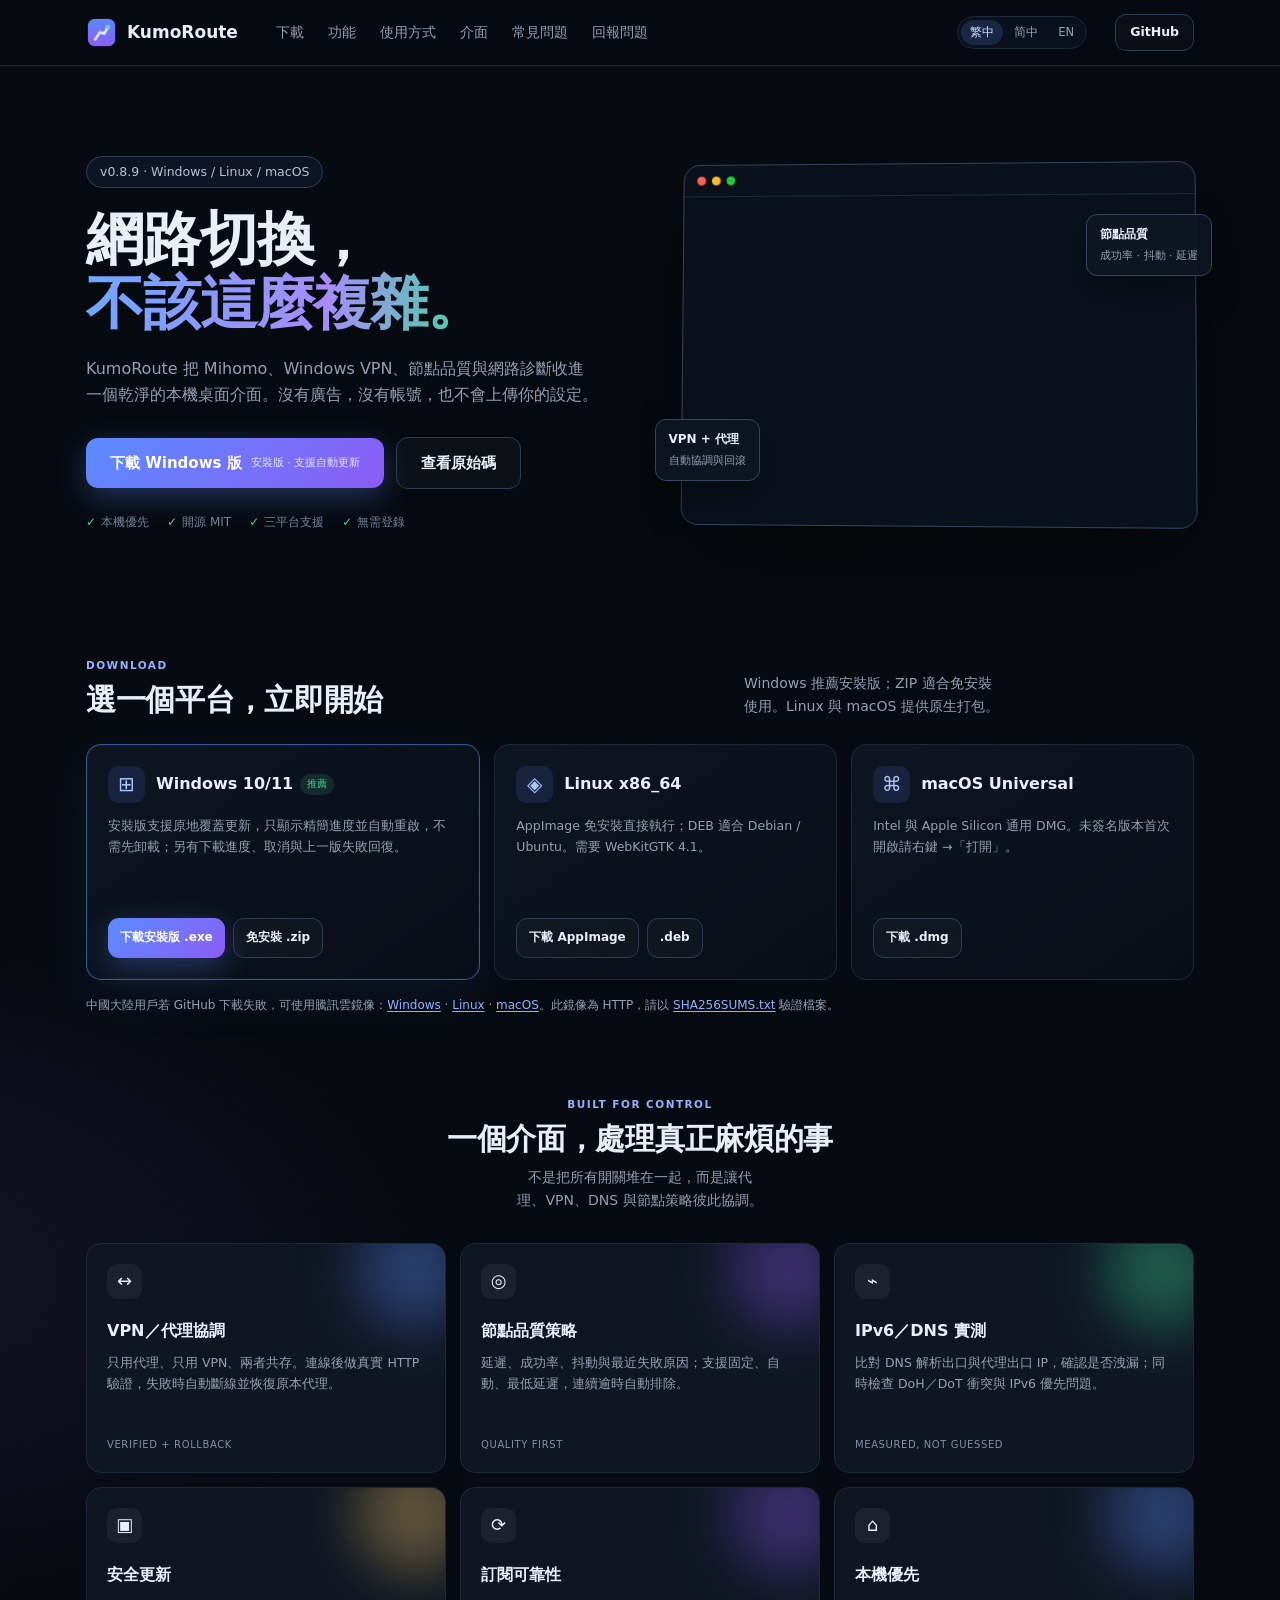
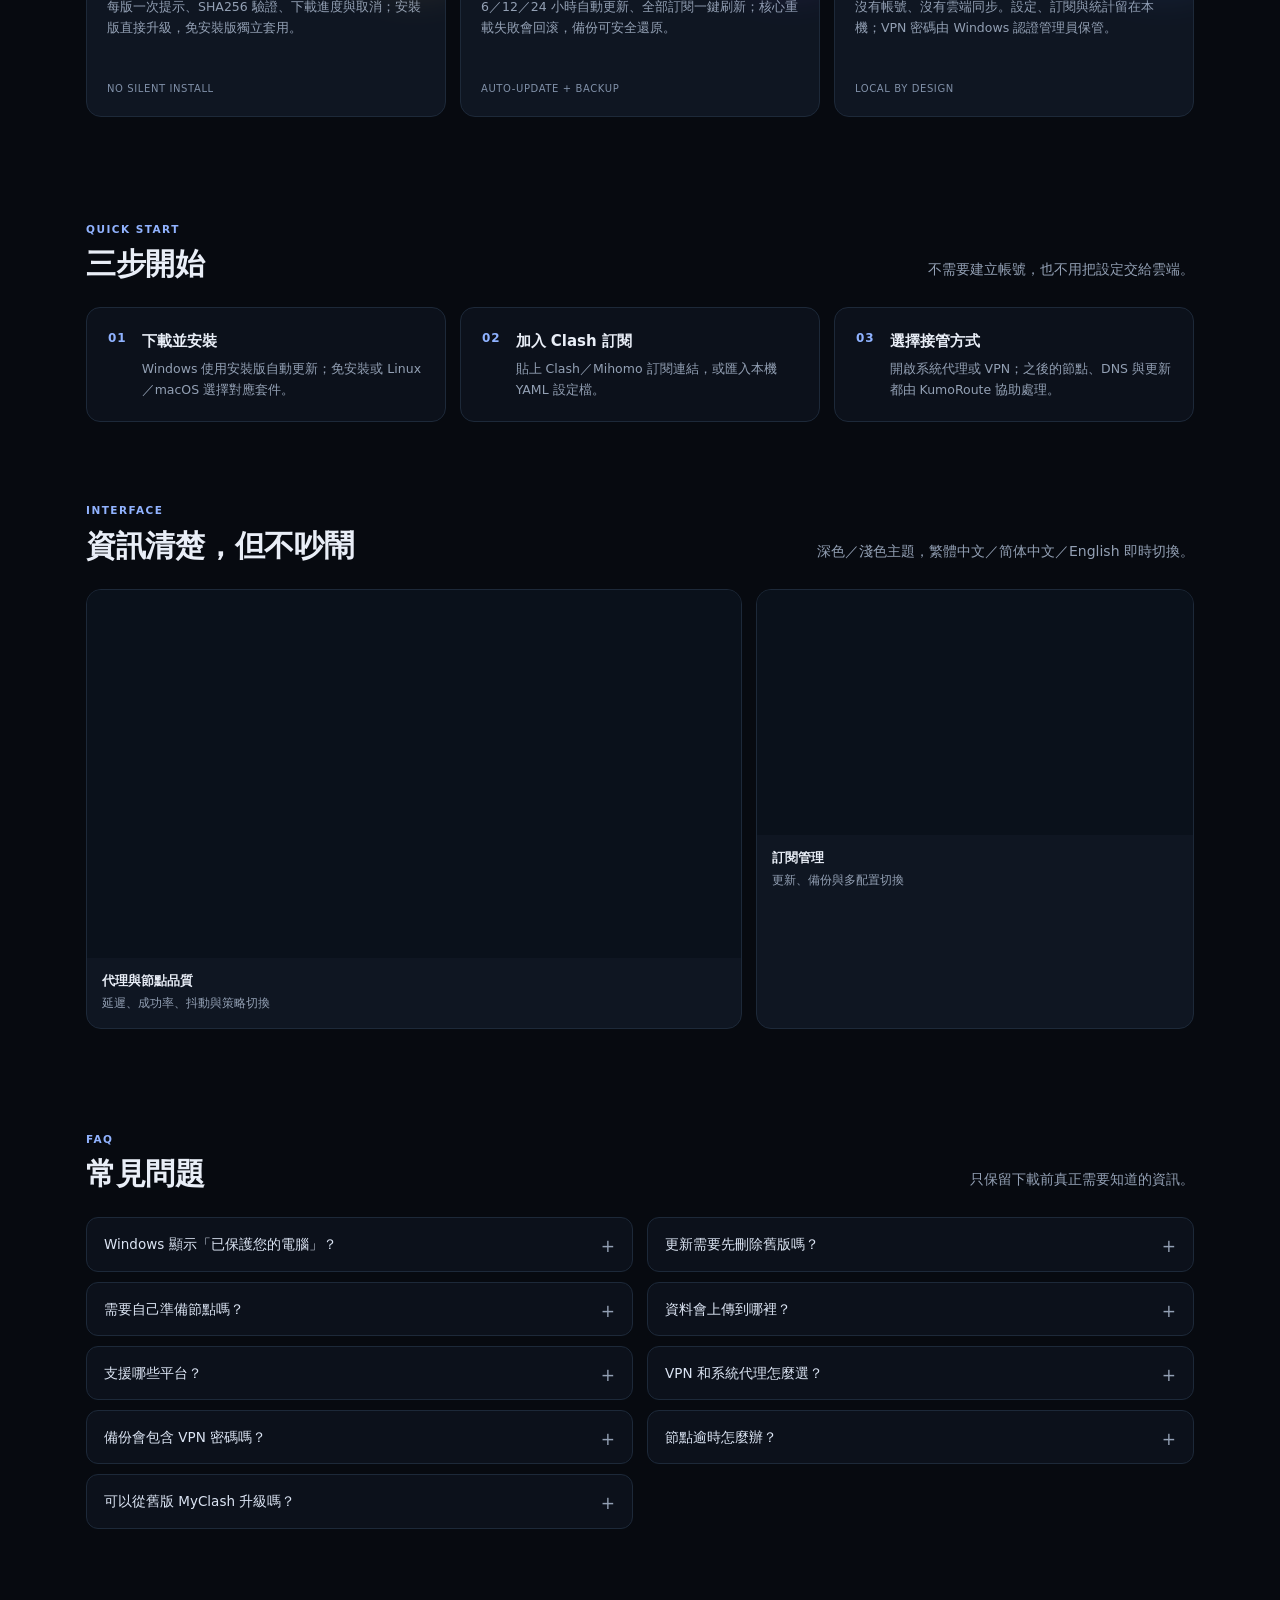
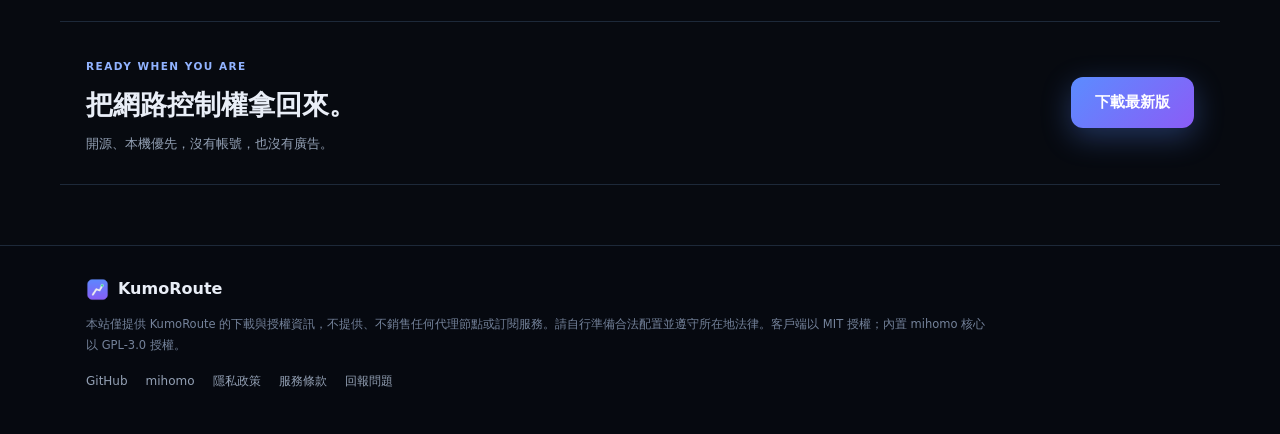
<file: site/index.html>
<!DOCTYPE html>
<html lang="zh-Hant">
<head>
<meta charset="utf-8">
<meta http-equiv="Content-Security-Policy" content="default-src 'self'; img-src 'self' data:; style-src 'self' 'sha256-5Kjd6Hv1ZeUT0sB1XVu1yzSafM79+8hqAm3eexYx99c='; script-src 'self' 'inline-speculation-rules'; connect-src 'self'; object-src 'none'; base-uri 'self'; form-action 'none'">
<meta name="viewport" content="width=device-width, initial-scale=1">
<meta name="theme-color" content="#070a10">
<title>KumoRoute — 輕量 Mihomo 跨平台桌面客戶端</title>
<meta name="description" content="KumoRoute 是基於 mihomo 核心的輕量跨平台桌面客戶端，支援訂閱自動更新與備份、VPN／代理真實驗證與回滚、節點品質策略、DNS 洩漏實測與安全更新。">
<link rel="canonical" href="https://cypwlp.github.io/kumoroute/">
<link rel="alternate" hreflang="zh-Hant" href="https://cypwlp.github.io/kumoroute/">
<link rel="alternate" hreflang="zh-Hans" href="https://cypwlp.github.io/kumoroute/zh-cn/">
<link rel="alternate" hreflang="en" href="https://cypwlp.github.io/kumoroute/en/">
<link rel="alternate" hreflang="x-default" href="https://cypwlp.github.io/kumoroute/">
<link rel="icon" href="assets/icon.png">
<meta property="og:type" content="website">
<meta property="og:site_name" content="KumoRoute">
<meta property="og:locale" content="zh_TW">
<meta property="og:title" content="KumoRoute — 輕量 Mihomo 桌面客戶端">
<meta property="og:description" content="本機優先、開源免費的 Mihomo 桌面客戶端，內建 VPN／代理協調、節點品質策略與網路診斷。">
<meta property="og:url" content="https://cypwlp.github.io/kumoroute/">
<meta property="og:image" content="https://cypwlp.github.io/kumoroute/assets/og.jpg">
<meta property="og:image:width" content="1200">
<meta property="og:image:height" content="630">
<meta property="og:image:type" content="image/jpeg">
<meta property="og:image:alt" content="KumoRoute 桌面介面截圖">
<meta name="twitter:card" content="summary_large_image">
<meta name="twitter:title" content="KumoRoute — 輕量 Mihomo 桌面客戶端">
<meta name="twitter:description" content="本機優先、開源免費的 Mihomo 桌面客戶端，內建 VPN／代理協調、節點品質策略與網路診斷。">
<meta name="twitter:image" content="https://cypwlp.github.io/kumoroute/assets/og.jpg">
<meta name="twitter:image:alt" content="KumoRoute 桌面介面截圖">
<script type="application/ld+json">{"@context":"https://schema.org","@type":"SoftwareApplication","name":"KumoRoute","applicationCategory":"UtilitiesApplication","operatingSystem":"Windows 10/11, Linux, macOS","description":"基於 mihomo 核心的輕量、本機優先桌面客戶端，支援 VPN／代理協調、節點品質策略與網路診斷。","url":"https://cypwlp.github.io/kumoroute/","downloadUrl":"https://github.com/cypwlp/kumoroute/releases/latest","codeRepository":"https://github.com/cypwlp/kumoroute","license":"https://github.com/cypwlp/kumoroute/blob/main/LICENSE","offers":{"@type":"Offer","price":"0","priceCurrency":"USD"}}</script>
<script type="application/ld+json">{"@context":"https://schema.org","@type":"FAQPage","mainEntity":[{"@type":"Question","name":"Windows 顯示「已保護您的電腦」？","acceptedAnswer":{"@type":"Answer","text":"這是未簽名程式的 SmartScreen 提示。專案開源，可自行檢查原始碼；設定簽章 secrets 後，Release 會自動產生 Authenticode 簽章。"}},{"@type":"Question","name":"更新需要先刪除舊版嗎？","acceptedAnswer":{"@type":"Answer","text":"不需要。Windows 安裝版使用原地更新模式，只顯示精簡進度並自動重啟；ZIP 版同樣會備份、覆蓋並套用更新，失敗時可還原上一版。設定、訂閱與 VPN 憑證都保存在使用者資料夾。"}},{"@type":"Question","name":"需要自己準備節點嗎？","acceptedAnswer":{"@type":"Answer","text":"是。KumoRoute 只提供客戶端，不包含或販售節點與訂閱服務。請自備合法的 Clash／Mihomo 配置。"}},{"@type":"Question","name":"資料會上傳到哪裡？","acceptedAnswer":{"@type":"Answer","text":"不會。設定、訂閱、日誌與統計保存在本機（%APPDATA%\\KumoRoute），沒有帳號系統或背景上傳。"}},{"@type":"Question","name":"支援哪些平台？","acceptedAnswer":{"@type":"Answer","text":"v0.8.9 提供 Windows（安裝包／免安裝）、Linux（AppImage／deb）與 macOS（Universal dmg）。手機版尚未提供。"}},{"@type":"Question","name":"VPN 和系統代理怎麼選？","acceptedAnswer":{"@type":"Answer","text":"VPN 頁提供只用代理、只用 VPN、兩者共存。連線成功後會實際發送 HTTP 請求驗證；若 VPN 建立但網路不可用，會自動斷線並恢復原本代理。"}},{"@type":"Question","name":"備份會包含 VPN 密碼嗎？","acceptedAnswer":{"@type":"Answer","text":"不會。JSON 備份包含設定、遠端訂閱與本機 YAML；Windows VPN 憑證仍只存在系統認證管理員。還原前會先建立安全備份。"}},{"@type":"Question","name":"節點逾時怎麼辦？","acceptedAnswer":{"@type":"Answer","text":"使用重測或整組測速。代理頁會顯示成功率、抖動與最近失敗原因，並自動排除連續兩次逾時的節點。"}},{"@type":"Question","name":"可以從舊版 MyClash 升級嗎？","acceptedAnswer":{"@type":"Answer","text":"可以。首次啟動會自動遷移舊資料，憑證與設定不會因更名而遺失。"}}]}</script>
<script type="speculationrules">{"prerender":[{"source":"list","urls":["en/","zh-cn/"],"eagerness":"moderate"}],"prefetch":[{"source":"list","urls":["privacy.html","terms.html"],"eagerness":"moderate"}]}</script>
<link rel="preload" as="image" type="image/avif" href="assets/screenshot-overview-1600.avif" imagesrcset="assets/screenshot-overview-800.avif 800w, assets/screenshot-overview-1600.avif 1600w" imagesizes="(max-width: 900px) 92vw, 540px" fetchpriority="high">
<style data-inline-css>:root{--bg:#070a10;--bg2:#0b1018;--card:#0f1622;--line:#1d2939;--line2:#2b3d55;--text:#e9eef7;--muted:#93a0b4;--accent:#5b8cff;--accent2:#8b5cf6;--green:#3ddc97;--amber:#f3c969}*{box-sizing:border-box;margin:0;padding:0}html{scroll-behavior:smooth}body{background:radial-gradient(1100px 580px at 78% -12%,rgba(91,140,255,.16),transparent 62%),radial-gradient(900px 540px at -10% 35%,rgba(139,92,246,.1),transparent 62%),var(--bg);color:var(--text);font-family:"Segoe UI","Microsoft YaHei UI","Microsoft JhengHei UI",system-ui,sans-serif;line-height:1.65;-webkit-font-smoothing:antialiased;overflow-x:clip}a{color:inherit;text-decoration:none}img{max-width:100%;height:auto;display:block}button,a{-webkit-tap-highlight-color:transparent}.nav{position:sticky;top:0;z-index:40;background:rgba(7,10,16,.78);backdrop-filter:blur(16px);border-bottom:1px solid var(--line)}.nav-inner{max-width:1160px;margin:0 auto;display:flex;align-items:center;gap:28px;padding:14px 26px}.brand{display:flex;align-items:center;gap:10px;font-weight:750;font-size:17px}.brand img{width:31px;height:31px;border-radius:9px}.nav-links{display:flex;gap:24px;flex:1;margin-left:10px}.nav-links a{color:var(--muted);font-size:13.5px;transition:color .15s}.nav-links a:hover{color:var(--text)}.lang-switch{display:flex;align-items:center;gap:2px;padding:3px;border:1px solid var(--line);border-radius:999px;background:rgba(15,22,34,.7)}.lang-switch a{padding:3px 9px;border-radius:999px;font-size:11.5px;color:var(--muted);transition:color .15s,background .15s;white-space:nowrap}.lang-switch a:hover{color:var(--text)}.lang-switch a[aria-current="true"]{background:rgba(91,140,255,.18);color:#cfe0ff}.btn{display:inline-flex;align-items:center;justify-content:center;gap:9px;border-radius:11px;border:1px solid var(--line2);padding:10px 18px;font-size:14px;font-weight:600;transition:transform .16s,border-color .16s,filter .16s;white-space:nowrap}.btn:hover{border-color:var(--accent);transform:translateY(-1px)}.btn.small{padding:7px 14px;font-size:12.5px}.btn.big{padding:13px 24px;font-size:15px;border-radius:12px}.btn.primary{background:linear-gradient(135deg,var(--accent),var(--accent2));border:0;color:#fff;box-shadow:0 9px 30px rgba(91,140,255,.32)}.btn.primary:hover{filter:brightness(1.08)}.btn.primary .sub{display:block;font-size:11px;font-weight:400;opacity:.82}.btn.ghost{background:rgba(255,255,255,.025)}.hero{max-width:1160px;margin:0 auto;padding:90px 26px 64px;display:grid;grid-template-columns:1.02fr .98fr;gap:56px;align-items:center}.badge{display:inline-block;font-size:12.5px;color:#b4c2d9;border:1px solid var(--line2);background:rgba(91,140,255,.08);border-radius:999px;padding:5px 13px;margin-bottom:20px}h1{font-size:clamp(38px,5vw,58px);line-height:1.1;letter-spacing:-.02em;font-weight:780}.grad{background:linear-gradient(92deg,#6ea8ff,#a78bfa 60%,#3ddc97);-webkit-background-clip:text;background-clip:text;color:transparent}.lead{color:var(--muted);font-size:16px;margin:20px 0 28px;max-width:540px}.cta{display:flex;gap:12px;flex-wrap:wrap;align-items:center}.trust-row{display:flex;flex-wrap:wrap;gap:8px 18px;margin-top:24px;color:#73829a;font-size:12px}.trust-row span::before{content:"✓";color:var(--green);margin-right:5px}.hero-visual{position:relative;min-width:0}.hero-glow{position:absolute;inset:2% -6%;background:radial-gradient(closest-side,rgba(91,140,255,.25),transparent 74%);filter:blur(30px)}.app-frame{position:relative;z-index:1;overflow:hidden;border:1px solid #33445e;border-radius:17px;background:#0a111b;box-shadow:0 30px 90px rgba(0,0,0,.55);transform:perspective(1200px) rotateY(-3deg) rotateX(2deg)}.window-bar{display:flex;gap:6px;padding:11px 13px;border-bottom:1px solid #1d2939}.window-bar i{width:9px;height:9px;border-radius:50%;background:#33445e}.window-bar i:nth-child(1){background:#ff5f57}.window-bar i:nth-child(2){background:#febc2e}.window-bar i:nth-child(3){background:#28c840}.floating-card{position:absolute;z-index:2;display:flex;flex-direction:column;gap:2px;padding:10px 13px;border:1px solid #33445e;border-radius:11px;background:rgba(15,22,34,.92);box-shadow:0 15px 35px rgba(0,0,0,.35);font-size:11px}.floating-card b{font-size:12px}.floating-card span{color:var(--muted)}.float-a{left:-24px;bottom:45px}.float-b{right:-18px;top:52px}.download-section,.section,.final-cta{max-width:1160px;margin:0 auto;padding:54px 26px 20px}.section-head{display:flex;align-items:end;justify-content:space-between;gap:30px;margin-bottom:26px}.section-head.centered{display:block;max-width:680px;margin:0 auto 30px;text-align:center}.section-head h2{font-size:30px;line-height:1.18;letter-spacing:-.01em}.section-head p{color:var(--muted);font-size:14px;max-width:450px}.section-head.centered p{margin:10px auto 0}.eyebrow{display:inline-block;margin-bottom:8px;color:#91b3ff;font-size:10.5px;font-weight:700;letter-spacing:.14em}.download-grid{display:grid;grid-template-columns:1.15fr 1fr 1fr;gap:14px}.download-card{display:flex;flex-direction:column;min-height:236px;padding:21px;border:1px solid var(--line);border-radius:15px;background:linear-gradient(145deg,rgba(15,22,34,.94),rgba(9,14,22,.94))}.download-card.featured{border-color:rgba(91,140,255,.55);box-shadow:inset 0 0 0 1px rgba(91,140,255,.08),0 16px 50px rgba(91,140,255,.09)}.platform-head{display:flex;align-items:center;gap:11px;margin-bottom:13px}.platform-icon{display:grid;place-items:center;width:37px;height:37px;border-radius:10px;background:rgba(91,140,255,.13);color:#a9c4ff;font-size:20px}.platform-head h3{display:inline;font-size:16px}.pill{display:inline-block;margin-left:7px;padding:2px 7px;border-radius:999px;background:rgba(61,220,151,.12);color:var(--green);font-size:10px;vertical-align:2px}.download-card p{color:var(--muted);font-size:12.5px;flex:1}.download-actions{display:flex;flex-wrap:wrap;gap:8px;margin-top:18px}.download-actions .btn{padding:9px 12px;font-size:12px}.feature-grid{display:grid;grid-template-columns:repeat(3,1fr);gap:14px}.feature-card{position:relative;min-height:230px;padding:20px;border:1px solid var(--line);border-radius:15px;background:var(--card);overflow:hidden}.feature-card::after{content:"";position:absolute;width:120px;height:120px;right:-30px;top:-35px;border-radius:50%;filter:blur(28px);opacity:.35}.accent-blue::after{background:var(--accent)}.accent-violet::after{background:var(--accent2)}.accent-green::after{background:var(--green)}.accent-amber::after{background:var(--amber)}.feature-icon{display:grid;place-items:center;width:35px;height:35px;margin-bottom:19px;border-radius:10px;background:rgba(255,255,255,.05);font-size:18px}.feature-card h3{font-size:16px;margin-bottom:9px}.feature-card p{color:var(--muted);font-size:12.5px}.feature-tag{position:absolute;left:20px;bottom:18px;color:#8090a8;font-size:10px;letter-spacing:.06em;text-transform:uppercase}.workflow-section{padding-top:78px}.steps{display:grid;grid-template-columns:repeat(3,1fr);gap:14px}.step{display:flex;gap:15px;padding:21px;border:1px solid var(--line);border-radius:14px;background:rgba(15,22,34,.62)}.step>b{color:#8fb2ff;font-size:12px;letter-spacing:.08em}.step h3{font-size:15px;margin-bottom:5px}.step p{color:var(--muted);font-size:12.5px}.screenshot-grid{display:grid;grid-template-columns:1.2fr .8fr;gap:14px}.shot-card{overflow:hidden;border:1px solid var(--line);border-radius:15px;background:var(--card)}.shot-card img{width:100%;aspect-ratio:16 / 9;object-fit:cover;object-position:top;background:#0a111b}.shot-card figcaption{display:flex;flex-direction:column;gap:2px;padding:13px 15px 15px;font-size:12.5px}.shot-card figcaption span{color:var(--muted);font-size:11.5px}.faq-section{padding-top:76px}.faq-grid{display:grid;grid-template-columns:1fr 1fr;gap:10px 14px}.faq-grid details{border:1px solid var(--line);border-radius:12px;background:rgba(15,22,34,.62);padding:15px 17px}.faq-grid summary{position:relative;padding-right:24px;cursor:pointer;color:#dce5f4;font-size:13.5px;list-style:none}.faq-grid summary::-webkit-details-marker{display:none}.faq-grid summary::after{content:"+";position:absolute;right:0;top:-1px;color:var(--muted);font-size:17px}.faq-grid details[open] summary::after{content:"–"}.faq-grid details p{color:var(--muted);font-size:12.5px;padding-top:10px}.final-cta{margin-top:72px;margin-bottom:60px;padding-top:30px;padding-bottom:30px;display:flex;align-items:center;justify-content:space-between;gap:24px;border-top:1px solid var(--line);border-bottom:1px solid var(--line)}.final-cta h2{font-size:27px}.final-cta p{margin-top:5px;color:var(--muted);font-size:13px}footer{border-top:1px solid var(--line);background:#060910}.foot-inner{max-width:1160px;margin:0 auto;padding:30px 26px 42px}.foot-brand{display:flex;align-items:center;gap:9px;font-weight:700;margin-bottom:12px}.foot-brand img{width:23px;height:23px;border-radius:6px}.disclaimer{max-width:900px;color:#74829a;font-size:11.5px;line-height:1.8}.foot-links{display:flex;flex-wrap:wrap;gap:18px;margin-top:16px;color:var(--muted);font-size:12px}.foot-links a:hover{color:var(--text)}@media (max-width:960px){.nav-links{display:none}.hero{grid-template-columns:1fr;gap:46px;padding-top:64px}.hero-visual{max-width:720px}.download-grid,.feature-grid{grid-template-columns:1fr 1fr}.feature-grid{gap:12px}.steps{grid-template-columns:1fr}.screenshot-grid{grid-template-columns:1fr}.shot-card img{aspect-ratio:16 / 8}}@media (max-width:620px){.nav-inner{padding:12px 18px}.nav-inner{gap:14px}.lang-switch a{padding:3px 7px;font-size:11px}.nav-links{display:none}.hero,.download-section,.section,.final-cta{padding-left:18px;padding-right:18px}.hero{padding-top:50px}.section-head{display:block}.section-head p{margin-top:9px}.download-grid,.feature-grid,.faq-grid{grid-template-columns:1fr}.final-cta{align-items:flex-start;flex-direction:column}.floating-card{display:none}.app-frame{transform:none}.download-actions .btn{flex:1}}:root{color-scheme:dark}picture{display:contents}[id]{scroll-margin-top:84px}a:focus-visible,summary:focus-visible,.btn:focus-visible{outline:2px solid #7aa8ff;outline-offset:3px;border-radius:8px}h1,h2,.lead,.section-head p{text-wrap:balance}h3,.feature-card p,.download-card p,.faq-grid details p{text-wrap:pretty}@media (prefers-reduced-motion:no-preference){@view-transition{navigation:auto}}@media (prefers-reduced-motion:reduce){html{scroll-behavior:auto}*,*::before,*::after{transition-duration:.01ms !important;animation-duration:.01ms !important}}.skip{position:absolute;left:12px;top:-48px;z-index:60;padding:9px 14px;border-radius:10px;background:#16233a;border:1px solid var(--accent);font-size:13px;transition:top .16s}.skip:focus{top:12px}@supports (interpolate-size:allow-keywords){:root{interpolate-size:allow-keywords}.faq-grid details::details-content{block-size:0;overflow:hidden;transition:block-size .22s ease,content-visibility .22s allow-discrete}.faq-grid details[open]::details-content{block-size:auto}}@media (prefers-reduced-motion:no-preference){@supports (view-transition-name:hero){.app-frame{view-transition-name:hero}.hero-copy h1{view-transition-name:headline}}}.legal-page{max-width:820px;margin:0 auto;padding:56px 26px 76px}.legal-page h1{font-size:clamp(28px,4vw,40px);margin-bottom:6px}.legal-page h2{font-size:19px;margin:32px 0 8px;padding-top:18px;border-top:1px solid var(--line)}.legal-page p,.legal-page li{color:var(--muted);font-size:14px;line-height:1.85}.legal-page ul{padding-left:21px;margin:8px 0}.legal-page li{list-style:disc;margin:4px 0}.legal-page code{padding:2px 6px;border-radius:5px;background:rgba(255,255,255,.06);font-size:.92em}.legal-page a{color:#8fb2ff;text-decoration:underline;text-underline-offset:3px}.legal-note{margin:18px 0 4px;padding:12px 15px;border-left:2px solid var(--accent);background:rgba(91,140,255,.07);border-radius:0 9px 9px 0;font-size:12.5px !important}.legal-nav{flex:0 1 auto;margin-left:auto}.feedback-grid{display:grid;grid-template-columns:repeat(3,1fr);gap:12px;margin:12px 0 8px}.feedback-card{display:flex;flex-direction:column;gap:6px;min-height:134px;padding:17px;border:1px solid var(--line);border-radius:14px;background:var(--card);transition:border-color .16s,transform .16s}.feedback-card:hover{border-color:var(--accent);transform:translateY(-2px)}.feedback-card .feature-icon{margin-bottom:4px;font-size:20px}.feedback-card b{font-size:14px}.feedback-card>span:last-child{color:var(--muted);font-size:12px;line-height:1.5}.feedback-steps{padding-left:21px;margin:6px 0}.feedback-steps li{list-style:decimal;margin:6px 0}.report-template{width:100%;margin-top:8px;padding:14px;resize:vertical;border:1px solid var(--line2);border-radius:12px;background:#0a111b;color:#cbd6e8;font:12px/1.7 ui-monospace,SFMono-Regular,Consolas,monospace}.report-template:focus{outline:2px solid var(--accent);outline-offset:2px}.feedback-actions{display:flex;align-items:center;gap:12px;margin-top:10px}.copy-status{color:var(--green);font-size:12px}@media (max-width:960px){.feedback-grid{grid-template-columns:1fr}}.legal-page .feedback-card,.legal-page .feedback-card b,.legal-page .feedback-card span{color:inherit;text-decoration:none}.legal-page .feedback-card>span:last-child{color:var(--muted)}.mirror-note{margin-top:16px;color:var(--muted);font-size:12px}.mirror-note a{color:#8fb2ff;text-decoration:underline;text-underline-offset:2px}</style>
</head>
<body>
<a class="skip" href="#main">跳至主要內容</a>
<header class="nav">
  <div class="nav-inner">
    <a class="brand" href="#top"><img src="assets/icon.png" alt="KumoRoute" width="256" height="256" decoding="async"><span>KumoRoute</span></a>
    <nav class="nav-links" aria-label="主導覽"><a href="#download">下載</a><a href="#features">功能</a><a href="#workflow">使用方式</a><a href="#screens">介面</a><a href="#faq">常見問題</a><a href="feedback.html">回報問題</a></nav>
    <nav class="lang-switch" aria-label="語言"><a href="./" hreflang="zh-Hant" lang="zh-Hant" aria-current="true">繁中</a><a href="zh-cn/" hreflang="zh-Hans" lang="zh-Hans">简中</a><a href="en/" hreflang="en" lang="en">EN</a></nav>
    <a class="btn ghost small" id="github-top" href="#" target="_blank" rel="noopener">GitHub</a>
  </div>
</header>

<main id="main" tabindex="-1">
  <section class="hero" id="top">
    <div class="hero-copy">
      <div class="badge">v0.8.9 · Windows / Linux / macOS</div>
      <h1>網路切換，<br><span class="grad">不該這麼複雜。</span></h1>
      <p class="lead">KumoRoute 把 Mihomo、Windows VPN、節點品質與網路診斷收進一個乾淨的本機桌面介面。沒有廣告，沒有帳號，也不會上傳你的設定。</p>
      <div class="cta"><a class="btn primary big" id="download-btn" href="https://github.com/cypwlp/kumoroute/releases/latest/download/KumoRoute-win-x64-setup.exe" data-dl="download-btn" target="_blank" rel="noopener">下載 Windows 版<span class="sub">安裝版 · 支援自動更新</span></a><a class="btn ghost big" id="github-btn" href="#" target="_blank" rel="noopener">查看原始碼</a></div>
      <div class="trust-row"><span>本機優先</span><span>開源 MIT</span><span>三平台支援</span><span>無需登錄</span></div>
    </div>
    <div class="hero-visual"><div class="hero-glow"></div><div class="app-frame"><div class="window-bar"><i></i><i></i><i></i></div><picture><source type="image/avif" srcset="assets/screenshot-overview-800.avif 800w, assets/screenshot-overview-1600.avif 1600w" sizes="(max-width: 900px) 92vw, 540px"><img src="assets/screenshot-overview-1600.webp" srcset="assets/screenshot-overview-800.webp 800w, assets/screenshot-overview-1600.webp 1600w" sizes="(max-width: 900px) 92vw, 540px" width="2240" height="1440" fetchpriority="high" decoding="async" alt="KumoRoute 概覽介面"></picture></div><div class="floating-card float-a"><b>VPN + 代理</b><span>自動協調與回滾</span></div><div class="floating-card float-b"><b>節點品質</b><span>成功率 · 抖動 · 延遲</span></div></div>
  </section>

  <section class="download-section" id="download">
    <div class="section-head"><div><span class="eyebrow">DOWNLOAD</span><h2>選一個平台，立即開始</h2></div><p>Windows 推薦安裝版；ZIP 適合免安裝使用。Linux 與 macOS 提供原生打包。</p></div>
    <div class="download-grid">
      <article class="download-card featured"><div class="platform-head"><span class="platform-icon">⊞</span><div><h3>Windows 10/11</h3><span class="pill">推薦</span></div></div><p>安裝版支援原地覆蓋更新，只顯示精簡進度並自動重啟，不需先卸載；另有下載進度、取消與上一版失敗回復。</p><div class="download-actions"><a class="btn primary" id="win-setup" data-dl="win-setup" href="https://github.com/cypwlp/kumoroute/releases/latest/download/KumoRoute-win-x64-setup.exe" target="_blank" rel="noopener">下載安裝版 .exe</a><a class="btn ghost small" id="win-zip" data-dl="win-zip" href="https://github.com/cypwlp/kumoroute/releases/latest/download/KumoRoute-win-x64.zip" target="_blank" rel="noopener">免安裝 .zip</a></div></article>
      <article class="download-card"><div class="platform-head"><span class="platform-icon">◈</span><div><h3>Linux x86_64</h3></div></div><p>AppImage 免安裝直接執行；DEB 適合 Debian / Ubuntu。需要 WebKitGTK 4.1。</p><div class="download-actions"><a class="btn ghost" id="linux-appimage" data-dl="linux-appimage" href="https://github.com/cypwlp/kumoroute/releases/latest/download/KumoRoute-linux-x86_64.AppImage" target="_blank" rel="noopener">下載 AppImage</a><a class="btn ghost small" id="linux-deb" data-dl="linux-deb" href="https://github.com/cypwlp/kumoroute/releases/latest/download/KumoRoute-linux-amd64.deb" target="_blank" rel="noopener">.deb</a></div></article>
      <article class="download-card"><div class="platform-head"><span class="platform-icon">⌘</span><div><h3>macOS Universal</h3></div></div><p>Intel 與 Apple Silicon 通用 DMG。未簽名版本首次開啟請右鍵 →「打開」。</p><div class="download-actions"><a class="btn ghost" id="mac-dmg" data-dl="mac-dmg" href="https://github.com/cypwlp/kumoroute/releases/latest/download/KumoRoute-macos-universal.dmg" target="_blank" rel="noopener">下載 .dmg</a></div></article>
    </div>
<p class="mirror-note">中國大陸用戶若 GitHub 下載失敗，可使用騰訊雲鏡像：<a href="http://129.204.149.106/downloads/KumoRoute-win-x64-setup.exe">Windows</a> · <a href="http://129.204.149.106/downloads/KumoRoute-linux-x86_64.AppImage">Linux</a> · <a href="http://129.204.149.106/downloads/KumoRoute-macos-universal.dmg">macOS</a>。此鏡像為 HTTP，請以 <a href="http://129.204.149.106/downloads/SHA256SUMS.txt">SHA256SUMS.txt</a> 驗證檔案。</p>
  </section>

  <section class="section" id="features">
    <div class="section-head centered"><div><span class="eyebrow">BUILT FOR CONTROL</span><h2>一個介面，處理真正麻煩的事</h2></div><p>不是把所有開關堆在一起，而是讓代理、VPN、DNS 與節點策略彼此協調。</p></div>
    <div class="feature-grid">
      <article class="feature-card accent-blue"><div class="feature-icon">↔</div><h3>VPN／代理協調</h3><p>只用代理、只用 VPN、兩者共存。連線後做真實 HTTP 驗證，失敗時自動斷線並恢復原本代理。</p><span class="feature-tag">Verified + rollback</span></article>
      <article class="feature-card accent-violet"><div class="feature-icon">◎</div><h3>節點品質策略</h3><p>延遲、成功率、抖動與最近失敗原因；支援固定、自動、最低延遲，連續逾時自動排除。</p><span class="feature-tag">Quality first</span></article>
      <article class="feature-card accent-green"><div class="feature-icon">⌁</div><h3>IPv6／DNS 實測</h3><p>比對 DNS 解析出口與代理出口 IP，確認是否洩漏；同時檢查 DoH／DoT 衝突與 IPv6 優先問題。</p><span class="feature-tag">Measured, not guessed</span></article>
      <article class="feature-card accent-amber"><div class="feature-icon">▣</div><h3>安全更新</h3><p>每版一次提示、SHA256 驗證、下載進度與取消；安裝版直接升級，免安裝版獨立套用。</p><span class="feature-tag">No silent install</span></article>
      <article class="feature-card accent-violet"><div class="feature-icon">⟳</div><h3>訂閱可靠性</h3><p>6／12／24 小時自動更新、全部訂閱一鍵刷新；核心重載失敗會回滚，備份可安全還原。</p><span class="feature-tag">Auto-update + backup</span></article>
      <article class="feature-card accent-blue"><div class="feature-icon">⌂</div><h3>本機優先</h3><p>沒有帳號、沒有雲端同步。設定、訂閱與統計留在本機；VPN 密碼由 Windows 認證管理員保管。</p><span class="feature-tag">Local by design</span></article>
    </div>
  </section>

  <section class="section workflow-section" id="workflow">
    <div class="section-head"><div><span class="eyebrow">QUICK START</span><h2>三步開始</h2></div><p>不需要建立帳號，也不用把設定交給雲端。</p></div>
    <div class="steps"><div class="step"><b>01</b><div><h3>下載並安裝</h3><p>Windows 使用安裝版自動更新；免安裝或 Linux／macOS 選擇對應套件。</p></div></div><div class="step"><b>02</b><div><h3>加入 Clash 訂閱</h3><p>貼上 Clash／Mihomo 訂閱連結，或匯入本機 YAML 設定檔。</p></div></div><div class="step"><b>03</b><div><h3>選擇接管方式</h3><p>開啟系統代理或 VPN；之後的節點、DNS 與更新都由 KumoRoute 協助處理。</p></div></div></div>
  </section>

  <section class="section" id="screens">
    <div class="section-head"><div><span class="eyebrow">INTERFACE</span><h2>資訊清楚，但不吵鬧</h2></div><p>深色／淺色主題，繁體中文／简体中文／English 即時切換。</p></div>
    <div class="screenshot-grid"><figure class="shot-card large"><picture><source type="image/avif" srcset="assets/screenshot-proxies-800.avif 800w, assets/screenshot-proxies-1600.avif 1600w" sizes="(max-width: 900px) 92vw, 660px"><img src="assets/screenshot-proxies-1600.webp" srcset="assets/screenshot-proxies-800.webp 800w, assets/screenshot-proxies-1600.webp 1600w" sizes="(max-width: 900px) 92vw, 660px" width="2240" height="1440" loading="lazy" decoding="async" alt="KumoRoute 代理與節點品質介面"></picture><figcaption><b>代理與節點品質</b><span>延遲、成功率、抖動與策略切換</span></figcaption></figure><figure class="shot-card"><picture><source type="image/avif" srcset="assets/screenshot-profiles-800.avif 800w, assets/screenshot-profiles-1600.avif 1600w" sizes="(max-width: 900px) 92vw, 440px"><img src="assets/screenshot-profiles-1600.webp" srcset="assets/screenshot-profiles-800.webp 800w, assets/screenshot-profiles-1600.webp 1600w" sizes="(max-width: 900px) 92vw, 440px" width="2240" height="1440" loading="lazy" decoding="async" alt="KumoRoute 訂閱管理介面"></picture><figcaption><b>訂閱管理</b><span>更新、備份與多配置切換</span></figcaption></figure></div>
  </section>

  <section class="section faq-section" id="faq">
    <div class="section-head"><div><span class="eyebrow">FAQ</span><h2>常見問題</h2></div><p>只保留下載前真正需要知道的資訊。</p></div>
    <div class="faq-grid">
      <details name="faq"><summary>Windows 顯示「已保護您的電腦」？</summary><p>這是未簽名程式的 SmartScreen 提示。專案開源，可自行檢查原始碼；設定簽章 secrets 後，Release 會自動產生 Authenticode 簽章。</p></details>
      <details name="faq"><summary>更新需要先刪除舊版嗎？</summary><p>不需要。Windows 安裝版使用原地更新模式，只顯示精簡進度並自動重啟；ZIP 版同樣會備份、覆蓋並套用更新，失敗時可還原上一版。設定、訂閱與 VPN 憑證都保存在使用者資料夾。</p></details>
      <details name="faq"><summary>需要自己準備節點嗎？</summary><p>是。KumoRoute 只提供客戶端，不包含或販售節點與訂閱服務。請自備合法的 Clash／Mihomo 配置。</p></details>
      <details name="faq"><summary>資料會上傳到哪裡？</summary><p>不會。設定、訂閱、日誌與統計保存在本機（%APPDATA%\\KumoRoute），沒有帳號系統或背景上傳。</p></details>
      <details name="faq"><summary>支援哪些平台？</summary><p>v0.8.9 提供 Windows（安裝包／免安裝）、Linux（AppImage／deb）與 macOS（Universal dmg）。手機版尚未提供。</p></details>
      <details name="faq"><summary>VPN 和系統代理怎麼選？</summary><p>VPN 頁提供只用代理、只用 VPN、兩者共存。連線成功後會實際發送 HTTP 請求驗證；若 VPN 建立但網路不可用，會自動斷線並恢復原本代理。</p></details>
      <details name="faq"><summary>備份會包含 VPN 密碼嗎？</summary><p>不會。JSON 備份包含設定、遠端訂閱與本機 YAML；Windows VPN 憑證仍只存在系統認證管理員。還原前會先建立安全備份。</p></details>
      <details name="faq"><summary>節點逾時怎麼辦？</summary><p>使用重測或整組測速。代理頁會顯示成功率、抖動與最近失敗原因，並自動排除連續兩次逾時的節點。</p></details>
      <details name="faq"><summary>可以從舊版 MyClash 升級嗎？</summary><p>可以。首次啟動會自動遷移舊資料，憑證與設定不會因更名而遺失。</p></details>
    </div>
  </section>

  <section class="final-cta"><div><span class="eyebrow">READY WHEN YOU ARE</span><h2>把網路控制權拿回來。</h2><p>開源、本機優先，沒有帳號，也沒有廣告。</p></div><a class="btn primary big" id="download-bottom" href="https://github.com/cypwlp/kumoroute/releases/latest/download/KumoRoute-win-x64-setup.exe" data-dl="win-setup" target="_blank" rel="noopener">下載最新版</a></section>
</main>

<footer><div class="foot-inner"><div class="foot-brand"><img src="assets/icon.png" alt="" width="256" height="256" decoding="async"><span>KumoRoute</span></div><p class="disclaimer">本站僅提供 KumoRoute 的下載與授權資訊，不提供、不銷售任何代理節點或訂閱服務。請自行準備合法配置並遵守所在地法律。客戶端以 MIT 授權；內置 mihomo 核心以 GPL-3.0 授權。</p><p class="foot-links"><a id="github-foot" href="#" target="_blank" rel="noopener">GitHub</a><a href="https://github.com/MetaCubeX/mihomo" target="_blank" rel="noopener">mihomo</a><a href="privacy.html">隱私政策</a><a href="terms.html">服務條款</a><a href="feedback.html">回報問題</a></p></div></footer>
<script src="app.js?v=0.8.9"></script>
</body>
</html>
</file>
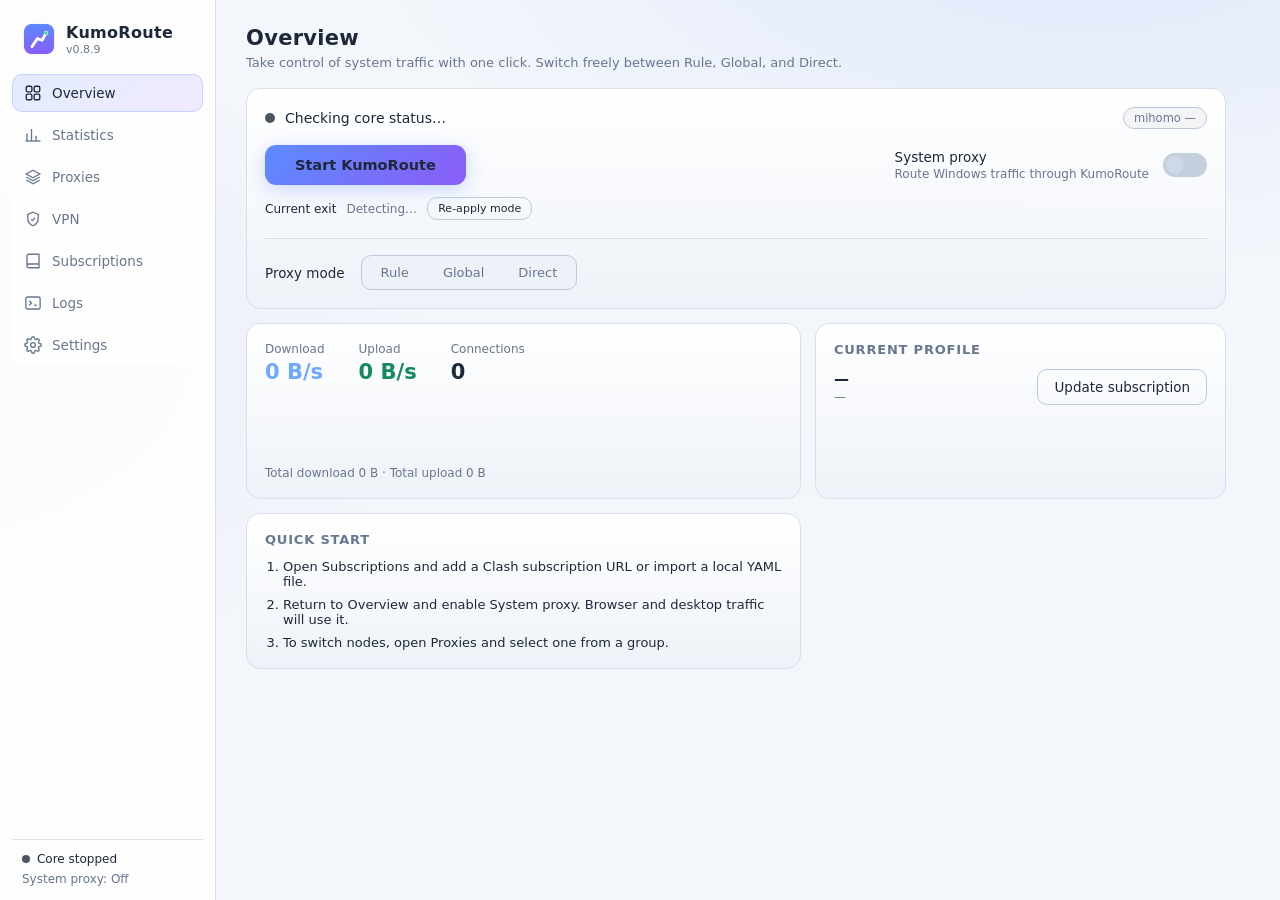
<file: client/ui/index.html>
<!DOCTYPE html>
<html lang="zh-Hant">
<head>
<meta charset="utf-8">
<meta name="viewport" content="width=device-width, initial-scale=1">
<title>KumoRoute</title>
<script src="theme-boot.js"></script>
<link rel="stylesheet" href="style.css">
</head>
<body>
<div id="app">
  <aside class="sidebar">
    <div class="brand">
      <img src="icon.png" alt="KumoRoute" class="brand-icon">
      <div>
        <div class="brand-name">KumoRoute</div>
        <div class="brand-ver" id="app-version">v0.8.9</div>
      </div>
    </div>

    <nav class="nav">
      <button class="nav-item active" data-page="overview">
        <svg viewBox="0 0 24 24" fill="none" stroke="currentColor" stroke-width="1.8"><rect x="3" y="3" width="7.5" height="7.5" rx="1.8"/><rect x="13.5" y="3" width="7.5" height="7.5" rx="1.8"/><rect x="3" y="13.5" width="7.5" height="7.5" rx="1.8"/><rect x="13.5" y="13.5" width="7.5" height="7.5" rx="1.8"/></svg>
        <span>概覽</span>
      </button>
      <button class="nav-item" data-page="stats">
        <svg viewBox="0 0 24 24" fill="none" stroke="currentColor" stroke-width="1.8"><path d="M4 20V10"/><path d="M10 20V4"/><path d="M16 20v-7"/><path d="M22 20H2"/></svg>
        <span>統計</span>
      </button>
      <button class="nav-item" data-page="proxies">
        <svg viewBox="0 0 24 24" fill="none" stroke="currentColor" stroke-width="1.8"><path d="M12 3l9 5-9 5-9-5 9-5z"/><path d="M3 12l9 5 9-5"/><path d="M3 16l9 5 9-5"/></svg>
        <span>代理</span>
      </button>
      <button class="nav-item" data-page="vpn">
        <svg viewBox="0 0 24 24" fill="none" stroke="currentColor" stroke-width="1.8"><path d="M12 3l7 3v5c0 4.5-2.9 8.2-7 10-4.1-1.8-7-5.5-7-10V6l7-3z"/><path d="M9.5 12.5l1.7 1.7 3.5-3.8"/></svg>
        <span>VPN</span>
      </button>
      <button class="nav-item" data-page="profiles">
        <svg viewBox="0 0 24 24" fill="none" stroke="currentColor" stroke-width="1.8"><path d="M4 19.5V5a2 2 0 012-2h14v18H6.5a2.5 2.5 0 010-5H20"/></svg>
        <span>訂閱</span>
      </button>
      <button class="nav-item" data-page="logs">
        <svg viewBox="0 0 24 24" fill="none" stroke="currentColor" stroke-width="1.8"><rect x="2.5" y="4" width="19" height="16" rx="2.5"/><path d="M7 9l3 3-3 3"/><path d="M13.5 15H17"/></svg>
        <span>日誌</span>
      </button>
      <button class="nav-item" data-page="settings">
        <svg viewBox="0 0 24 24" fill="none" stroke="currentColor" stroke-width="1.8"><circle cx="12" cy="12" r="3.2"/><path d="M19.4 15a1.7 1.7 0 00.34 1.87l.06.06a2 2 0 11-2.83 2.83l-.06-.06a1.7 1.7 0 00-1.87-.34 1.7 1.7 0 00-1 1.55V21a2 2 0 11-4 0v-.09a1.7 1.7 0 00-1-1.55 1.7 1.7 0 00-1.87.34l-.06.06a2 2 0 11-2.83-2.83l.06-.06a1.7 1.7 0 00.34-1.87 1.7 1.7 0 00-1.55-1H3a2 2 0 110-4h.09a1.7 1.7 0 001.55-1 1.7 1.7 0 00-.34-1.87l-.06-.06a2 2 0 112.83-2.83l.06.06a1.7 1.7 0 001.87.34h0a1.7 1.7 0 001-1.55V3a2 2 0 114 0v.09a1.7 1.7 0 001 1.55h0a1.7 1.7 0 001.87-.34l.06-.06a2 2 0 112.83 2.83l-.06.06a1.7 1.7 0 00-.34 1.87v0a1.7 1.7 0 001.55 1H21a2 2 0 110 4h-.09a1.7 1.7 0 00-1.55 1z"/></svg>
        <span>設置</span>
      </button>
    </nav>

    <div class="sidebar-foot">
      <div class="foot-line"><span class="dot" id="foot-dot"></span><span id="foot-core">核心未啟動</span></div>
      <div class="foot-line muted" id="foot-proxy">系統代理：關</div>
    </div>
  </aside>

  <main>
    <div id="demo-banner" class="demo-banner hidden">DEMO 模式：瀏覽器預覽，未連接客戶端後端</div>
    <div id="usage-alert" class="usage-alert hidden"></div>

    <section id="page-overview" class="page active">
      <header class="page-head">
        <h1>概覽</h1>
        <p>一鍵接管系統流量，規則、全局、直連自由切換。</p>
      </header>

      <div class="grid overview-grid">
        <div class="card status-card">
          <div class="status-line">
            <span class="dot big" id="st-dot"></span>
            <span id="st-text">正在檢查核心狀態…</span>
            <span class="pill" id="st-version">mihomo —</span>
          </div>
          <div class="power-row">
            <button class="btn primary big" id="btn-toggle-core">啟動 KumoRoute</button>
            <div class="proxy-toggle">
              <div>
                <div class="label">系統代理</div>
                <div class="hint">接管 Windows 系統流量</div>
              </div>
              <label class="switch">
                <input type="checkbox" id="sw-sysproxy">
                <span class="slider"></span>
              </label>
            </div>
          </div>
          <div class="egress-row">
            <span class="label">目前出口</span>
            <span id="egress-line" class="egress-line">偵測中…</span>
            <button class="btn ghost small" id="btn-reconcile">重新對賬</button>
          </div>
          <div id="proxy-banner" class="proxy-banner hidden" role="status"></div>
          <div class="mode-row">
            <span class="label">代理模式</span>
            <div class="segmented" id="mode-seg">
              <button data-mode="rule">規則</button>
              <button data-mode="global">全局</button>
              <button data-mode="direct">直連</button>
            </div>
          </div>
        </div>

        <div class="card speed-card">
          <div class="speed-grid">
            <div class="speed-item">
              <div class="speed-label">下載</div>
              <div class="speed-val down" id="sp-down">0 B/s</div>
            </div>
            <div class="speed-item">
              <div class="speed-label">上傳</div>
              <div class="speed-val up" id="sp-up">0 B/s</div>
            </div>
            <div class="speed-item">
              <div class="speed-label">連線數</div>
              <div class="speed-val" id="sp-count">0</div>
            </div>
          </div>
          <canvas id="spark" height="64"></canvas>
          <div class="totals muted">
            累計下載 <span id="sp-down-total">0 B</span> · 累計上傳 <span id="sp-up-total">0 B</span>
          </div>
        </div>

        <div class="card profile-card">
          <div class="card-title">當前配置</div>
          <div class="profile-line">
            <div>
              <div class="profile-name" id="cur-profile" data-no-i18n>—</div>
              <div class="hint" id="cur-profile-kind">—</div>
            </div>
            <button class="btn ghost" id="btn-update-profile">更新訂閱</button>
          </div>
          <div class="hint tip" id="cur-profile-tip"></div>
        </div>

        <div class="card tip-card">
          <div class="card-title">快速上手</div>
          <ol class="steps">
            <li>到「訂閱」貼上你的 Clash 訂閱連結（或匯入本機 YAML）。</li>
            <li>回到概覽，打開「系統代理」。瀏覽器、桌面程式即走代理。</li>
            <li>需要換節點時，到「代理」分組裡點選即可。</li>
          </ol>
        </div>
      </div>
    </section>

    <section id="page-stats" class="page">
      <header class="page-head">
        <h1>統計</h1>
        <p>只記錄 KumoRoute 開啟期間的流量；資料保存在本機，不會上傳。</p>
      </header>

      <div class="grid stats-grid">
        <div class="card stat-card">
          <div class="card-title">今日流量</div>
          <div class="stat-value" id="stats-today-total">0 B</div>
          <div class="stat-sub">
            <span class="stat-down">↓ <b id="stats-today-down">0 B</b></span>
            <span class="stat-up">↑ <b id="stats-today-up">0 B</b></span>
          </div>
        </div>
        <div class="card stat-card">
          <div class="card-title">本次開啟</div>
          <div class="stat-value" id="stats-session-time">0 秒</div>
          <div class="stat-sub">工作階段計時</div>
        </div>
        <div class="card stat-card">
          <div class="card-title">峰值連線</div>
          <div class="stat-value" id="stats-peak-conn">0</div>
          <div class="stat-sub">本次開啟期間</div>
        </div>
        <div class="card stat-card">
          <div class="card-title">峰值速度</div>
          <div class="stat-value" id="stats-peak-speed">0 B/s</div>
          <div class="stat-sub" id="stats-peak-speed-sub">上傳峰值 0 B/s</div>
        </div>
      </div>

      <div class="card stats-chart-card">
        <div class="card-title">最近 7 天</div>
        <canvas id="stats-chart" height="180"></canvas>
        <div class="stats-legend">
          <span><i class="legend-down"></i>下載</span>
          <span><i class="legend-up"></i>上傳</span>
        </div>
      </div>

      <div class="card stats-events-card">
        <div class="card-title">核心與代理</div>
        <div class="stats-summary stats-summary-4">
          <div><span>核心啟動</span><b id="core-starts">0 次</b></div>
          <div><span>重新啟動</span><b id="core-restarts">0 次</b></div>
          <div><span>最近啟動</span><b id="core-last-start">—</b></div>
          <div><span>系統代理時長</span><b id="proxy-uptime">0 秒</b></div>
        </div>
        <div class="event-list" id="event-list"></div>
      </div>

      <div class="card stats-chart-card">
        <div class="card-title">節點健康度</div>
        <p class="hint">每次測速會保留最近 10 次結果；依成功率、平均延遲與波動推薦較穩定節點。</p>
        <div id="node-health" class="node-health"></div>
      </div>

      <div class="card stats-chart-card">
        <div class="card-title">流量歸屬</div>
        <p class="hint">依作用中連線的位元組增量估算，可能包含少量重疊或漏計。</p>
        <div class="attribution-grid">
          <div><h4>配置</h4><div id="attr-profiles" class="attr-list"></div></div>
          <div><h4>策略組</h4><div id="attr-groups" class="attr-list"></div></div>
          <div><h4>節點</h4><div id="attr-nodes" class="attr-list"></div></div>
          <div><h4>熱門網域</h4><div id="attr-domains" class="attr-list"></div></div>
          <div><h4>規則命中</h4><div id="attr-rules" class="attr-list"></div></div>
        </div>
        <p class="hint">網域與規則排行預設關閉；啟用後也只保存在本機。</p>
      </div>

      <div class="card stats-total-card">
        <div class="card-title">統計管理</div>
        <div class="settings-grid limit-grid">
          <label class="field">
            <span>每日流量上限（GB，0 = 關閉）</span>
            <input type="number" id="limit-daily" min="0" max="100000" step="0.1" value="0">
          </label>
          <label class="field">
            <span>近 7 日流量上限（GB，0 = 關閉）</span>
            <input type="number" id="limit-weekly" min="0" max="100000" step="0.1" value="0">
          </label>
        </div>
        <label class="check privacy-check"><input type="checkbox" id="sw-domain-tracking"> 記錄熱門網域與規則命中（僅本機）</label>
        <div class="row-actions">
          <button class="btn primary" id="btn-save-limits">保存統計設定</button>
          <button class="btn ghost" id="btn-export-csv">匯出 CSV</button>
          <button class="btn ghost" id="btn-export-json">匯出 JSON</button>
          <button class="btn ghost danger" id="btn-clear-stats">清除統計</button>
        </div>
        <p class="hint">清除統計不會刪除訂閱、設定或日誌。</p>
      </div>

      <div class="card stats-total-card">
        <div class="card-title">近 30 天累計</div>
        <div class="stats-summary">
          <div><span>下載</span><b id="stats-total-down">0 B</b></div>
          <div><span>上傳</span><b id="stats-total-up">0 B</b></div>
          <div><span>合計</span><b id="stats-total-sum">0 B</b></div>
        </div>
        <p class="hint">統計為本機近似值；切換節點、重啟核心或應用程式未開啟期間不會完整計入。</p>
      </div>
    </section>

    <section id="page-proxies" class="page">
      <header class="page-head">
        <h1>代理</h1>
        <p>先看上方目前出口，再從左側策略組選擇；測速使用 <code id="test-url-label">https://cp.cloudflare.com/generate_204</code>。</p>
      </header>
      <div id="groups" class="groups"></div>
      <div id="proxies-empty" class="empty hidden">核心未啟動或配置中沒有策略組。</div>
    </section>

    <section id="page-vpn" class="page">
      <header class="page-head">
        <h1>VPN</h1>
        <p>管理 Windows 內建 VPN 連線；帳號與密碼由 Windows 保管。</p>
      </header>

      <div class="vpn-section-label">網路接管模式</div>
      <div class="card network-mode-card">
        <div class="network-mode-tabs" role="group" aria-label="網路接管模式">
          <button class="network-mode-btn" data-network-mode="proxy">只用代理</button>
          <button class="network-mode-btn" data-network-mode="vpn">只用 VPN</button>
          <button class="network-mode-btn" data-network-mode="coexist">兩者共存</button>
        </div>
        <p class="hint">「只用 VPN」會關閉系統代理；「只用代理」會斷開 VPN；「兩者共存」保留手動控制。</p>
      </div>

      <div id="vpn-warning" class="usage-alert vpn-warning hidden"></div>
      <div class="card">
        <div class="vpn-toolbar">
          <div>
            <div class="card-title">VPN 連線</div>
            <div class="hint" id="vpn-summary">正在讀取 Windows VPN…</div>
          </div>
          <div class="row-actions vpn-toolbar-actions">
            <button class="btn ghost small" id="btn-vpn-refresh">重新整理</button>
            <button class="btn primary small" id="btn-vpn-settings">新增 VPN</button>
          </div>
        </div>
        <div id="vpn-list" class="vpn-list">
          <div class="vpn-empty">正在讀取 Windows VPN…</div>
        </div>
        <p class="hint vpn-note">KumoRoute 使用 Windows 認證管理員加密保存 VPN 憑證；首次連線需輸入一次。VPN 與系統代理同時開啟時可能發生路由衝突。</p>
      </div>

      <div class="vpn-section-label">所有 VPN 連線的進階設定</div>
      <div class="card vpn-advanced-card">
        <div class="vpn-option-row">
          <div class="vpn-option-title">允許透過按流量計費的網路進行 VPN 連線</div>
          <button class="toggle-switch" id="toggle-vpn-metered" data-vpn-setting="metered" role="switch" aria-checked="false" aria-label="允許透過按流量計費的網路進行 VPN 連線" disabled>
            <span></span>
          </button>
        </div>
        <div class="vpn-option-row">
          <div class="vpn-option-title">允許漫遊時進行 VPN 連線</div>
          <button class="toggle-switch" id="toggle-vpn-roaming" data-vpn-setting="roaming" role="switch" aria-checked="false" aria-label="允許漫遊時進行 VPN 連線" disabled>
            <span></span>
          </button>
        </div>
        <div class="vpn-option-row">
          <div class="vpn-option-title">VPN 連線時自動關閉系統代理</div>
          <button class="toggle-switch" id="toggle-vpn-auto-proxy" data-vpn-setting="auto_proxy" role="switch" aria-checked="true" aria-label="VPN 連線時自動關閉系統代理" disabled>
            <span></span>
          </button>
        </div>
        <div class="vpn-option-row">
          <div class="vpn-option-title">VPN 斷線時自動恢復原本的系統代理</div>
          <button class="toggle-switch" id="toggle-vpn-restore-proxy" data-vpn-setting="restore_proxy" role="switch" aria-checked="true" aria-label="VPN 斷線時自動恢復原本的系統代理" disabled>
            <span></span>
          </button>
        </div>
      </div>
      <p class="hint vpn-admin-note">變更進階設定時，Windows 會要求系統管理員權限。</p>
    </section>

    <section id="page-profiles" class="page">
      <header class="page-head">
        <h1>訂閱</h1>
        <p>支援 Clash / mihomo YAML 訂閱連結，或匯入本機配置文件。</p>
      </header>

      <div class="card add-card">
        <div class="card-title">新增訂閱</div>
        <form id="sub-form" class="sub-form">
          <input type="text" id="sub-url" placeholder="https://example.com/api/v1/client/subscribe?token=…" spellcheck="false">
          <input type="text" id="sub-name" placeholder="名稱（可留空）" spellcheck="false">
          <button type="submit" class="btn primary" id="btn-add-sub">新增</button>
        </form>
        <div class="form-error hidden" id="sub-error"></div>
        <div class="add-foot">
          <button class="btn ghost" id="btn-import-file">匯入本機 YAML…</button>
          <span class="hint">請在服務後台選擇「Clash／Mihomo」格式；Base64 節點清單與 ss://、vmess://、trojan:// 原始節點不支援。</span>
        </div>
      </div>

      <div class="card">
        <div class="card-title">自動更新與備份</div>
        <div class="settings-grid">
          <label class="field">
            <span>遠端訂閱自動更新</span>
            <select id="subscription-update-hours" class="settings-select">
              <option value="0">關閉</option>
              <option value="6">每 6 小時</option>
              <option value="12">每 12 小時</option>
              <option value="24">每 24 小時</option>
            </select>
          </label>
          <div class="field">
            <span>備份範圍</span>
            <p class="hint">設定、訂閱與本機 YAML；不包含 Windows 認證管理員中的 VPN 憑證。</p>
          </div>
        </div>
        <div class="row-actions">
          <button class="btn primary" id="btn-update-all-subscriptions">立即更新全部訂閱</button>
          <button class="btn ghost" id="btn-export-backup">匯出備份</button>
          <button class="btn ghost" id="btn-import-backup">還原備份</button>
        </div>
        <p class="hint" id="subscription-update-status">尚未執行自動更新。</p>
      </div>

      <div class="card">
        <div class="card-title">已新增的配置</div>
        <div id="profile-list" class="profile-list"></div>
      </div>
    </section>

    <section id="page-logs" class="page">
      <header class="page-head">
        <h1>日誌</h1>
        <p>mihomo 核心輸出（最近 300 行）。</p>
      </header>
      <div class="card log-card">
        <div class="log-toolbar">
          <div class="log-filters">
            <input type="search" id="log-search" class="proxy-search" placeholder="搜尋日誌…">
            <label class="check"><input type="checkbox" id="log-only-problems"> 只顯示警告／錯誤</label>
            <label class="check"><input type="checkbox" id="log-autoscroll" checked> 自動滾動到底部</label>
          </div>
          <button class="btn ghost small" id="btn-copy-logs">複製全部</button>
        </div>
        <pre id="logbox" class="logbox" data-no-i18n>（尚無日誌）</pre>
      </div>
    </section>

    <section id="page-settings" class="page">
      <header class="page-head">
        <h1>設置</h1>
        <p>連接埠修改後會自動重啟核心。</p>
      </header>

      <div class="card">
        <div class="card-title">連接埠</div>
        <div class="settings-grid">
          <label class="field">
            <span>混合代理埠（HTTP/SOCKS）</span>
            <input type="number" id="in-mixed-port" min="1024" max="65535">
          </label>
          <label class="field">
            <span>控制 API 埠</span>
            <input type="number" id="in-ctl-port" min="1024" max="65535">
          </label>
        </div>
        <div class="row-actions">
          <button class="btn primary" id="btn-save-ports">保存並重啟核心</button>
          <button class="btn ghost" id="btn-open-data">開啟資料資料夾</button>
        </div>
      </div>

      <div class="card">
        <div class="card-title">外觀與語言</div>
        <div class="settings-grid">
          <label class="field">
            <span>主題</span>
            <select id="select-theme" class="settings-select">
              <option value="system">跟隨系統</option>
              <option value="dark">深色</option>
              <option value="light">淺色</option>
              <option value="contrast">高對比</option>
            </select>
          </label>
          <label class="field">
            <span>字型大小</span>
            <select id="select-font-size" class="settings-select">
              <option value="small">小</option>
              <option value="normal">標準</option>
              <option value="large">大</option>
            </select>
          </label>
          <label class="field">
            <span>語言</span>
            <select id="select-language" class="settings-select">
              <option value="system">跟隨系統</option>
              <option value="zh-Hant">繁體中文</option>
              <option value="zh-Hans">简体中文</option>
              <option value="en">English</option>
            </select>
          </label>
        </div>
        <p class="hint">選擇介面主題與顯示語言；切換會立即生效。</p>
      </div>

      <div class="card">
        <div class="card-title">軟體更新</div>
        <div class="about-row"><span class="muted">目前版本</span><span id="update-current">—</span></div>
        <div class="about-row"><span class="muted">安裝類型</span><span id="update-install-mode">—</span></div>
        <div class="about-row"><span class="muted">最新版本</span><span id="update-latest">尚未檢查</span></div>
        <label class="check privacy-check"><input type="checkbox" id="sw-auto-update" checked> 啟動時自動檢查更新</label>
        <div class="row-actions">
          <button class="btn primary" id="btn-check-update">檢查更新</button>
          <button class="btn primary" id="btn-install-update" disabled>立即更新</button>
          <button class="btn ghost" id="btn-open-update" disabled>查看更新</button>
        </div>
        <div id="update-progress" class="update-progress hidden">
          <div class="update-progress-head"><span id="update-progress-text">0%</span><span id="update-progress-bytes"></span></div>
          <div class="update-progress-track"><span id="update-progress-bar"></span></div>
          <div class="update-progress-actions"><button class="btn ghost small" id="btn-cancel-update">取消下載</button></div>
        </div>
        <p class="hint" id="update-status">可手動下載並安裝新版本；應用程式不會在背景自動執行安裝檔。</p>
        <div id="update-backup-panel" class="update-backup-panel hidden">
          <div>
            <b id="update-backup-title">已保留上一版</b>
            <p class="hint" id="update-backup-detail"></p>
          </div>
          <button class="btn ghost small danger" id="btn-rollback-update">還原上一版</button>
        </div>
      </div>

      <div class="card">
        <div class="card-title">網路診斷</div>
        <p class="hint">檢查 IPv6 連線、DNS 設定、DoH 範本與重複網路錯誤；修復動作會套用至核心配置。</p>
        <div id="network-diagnostics-result" class="diagnostics-result">尚未執行診斷。</div>
        <div class="row-actions">
          <button class="btn primary" id="btn-network-diagnostics">執行診斷</button>
          <button class="btn ghost" id="btn-repair-ipv6">關閉 IPv6</button>
          <button class="btn ghost" id="btn-repair-dns">使用備用 DNS</button>
          <button class="btn ghost" id="btn-repair-dns-system">恢復自動 DNS</button>
          <button class="btn ghost" id="btn-flush-dns">清除 DNS 快取</button>
          <button class="btn ghost danger" id="btn-reset-network">一鍵重置網路</button>
        </div>
        <p class="hint">一鍵重置會斷開所有 VPN、還原並關閉系統代理、把 DNS 與 IPv6 設回系統預設，再重載核心。只會動 KumoRoute 自己改過的設定。</p>
      </div>

      <div class="card">
        <div class="card-title">關於</div>
        <div class="about-row"><span class="muted">客戶端版本</span><span id="about-appver">—</span></div>
        <div class="about-row"><span class="muted">核心版本</span><span id="about-corever">—</span></div>
        <div class="about-row"><span class="muted">資料目錄</span><span id="about-datadir" class="mono" data-no-i18n>—</span></div>
        <div class="row-actions">
          <button class="btn ghost small" data-open-url="https://github.com/MetaCubeX/mihomo">mihomo 專案（GPL-3.0）</button>
          <button class="btn ghost small" data-open-url="https://cypwlp.github.io/kumoroute/privacy.html">隱私政策</button>
          <button class="btn ghost small" data-open-url="https://cypwlp.github.io/kumoroute/terms.html">服務條款</button>
          <button class="btn ghost small" id="btn-export-diagnostics">預覽／匯出診斷資料</button>
          <button class="btn ghost small" id="btn-report-issue">回報問題</button>
        </div>
        <p class="hint disclaimer">KumoRoute 僅提供代理工具的圖形化管理，不包含、不販售任何節點或訂閱服務。
        請自行準備合法的代理配置，並遵守所在國家與地區的法律法規。</p>
      </div>
    </section>
  </main>

  <div id="update-modal" class="modal hidden" role="dialog" aria-modal="true" aria-labelledby="update-modal-title" aria-describedby="update-modal-summary">
    <div class="modal-card update-prompt-card">
      <div class="modal-head">
        <div>
          <div class="eyebrow">KumoRoute Update</div>
          <div class="card-title" id="update-modal-title">發現新版本</div>
          <p class="hint" id="update-modal-summary">有新版本可用。更新不會自動安裝，你可以稍後再處理。</p>
        </div>
        <button class="modal-close" id="btn-close-update" aria-label="稍後再更新">×</button>
      </div>
      <div class="update-version-row">
        <div><span>目前版本</span><b id="update-modal-current">—</b></div>
        <span class="update-version-arrow" aria-hidden="true">→</span>
        <div><span>最新版本</span><strong id="update-modal-latest">—</strong></div>
        <span id="update-modal-size" class="update-prompt-size"></span>
      </div>
      <div id="update-modal-mode" class="update-mode-chip"></div>
      <p id="update-modal-notes" class="update-prompt-notes hidden" data-no-i18n></p>
      <div id="update-modal-progress" class="update-progress hidden">
        <div class="update-progress-head"><span id="update-modal-progress-text">0%</span><span id="update-modal-progress-bytes"></span></div>
        <div class="update-progress-track"><span id="update-modal-progress-bar"></span></div>
        <div class="update-progress-actions"><button class="btn ghost small" id="btn-cancel-update-prompt">取消下載</button></div>
      </div>
      <p class="hint">每個新版本只會提示一次；你也可以隨時到設定頁檢查更新。</p>
      <div class="modal-actions">
        <button class="btn ghost" id="btn-update-later">稍後</button>
        <button class="btn ghost" id="btn-update-view">查看更新</button>
        <button class="btn primary" id="btn-update-now">立即更新</button>
      </div>
    </div>
  </div>

  <div id="diagnostics-modal" class="modal hidden" role="dialog" aria-modal="true" aria-labelledby="diagnostics-title">
    <div class="modal-card">
      <div class="modal-head">
        <div>
          <div class="card-title" id="diagnostics-title">診斷資料預覽</div>
          <p class="hint" id="diagnostics-summary">正在產生去識別化內容…</p>
        </div>
        <button class="modal-close" id="btn-close-diagnostics" aria-label="關閉預覽">×</button>
      </div>
      <pre id="diagnostics-preview" class="diagnostics-preview" tabindex="0" data-no-i18n></pre>
      <div class="modal-actions">
        <button class="btn ghost" id="btn-copy-diagnostics">複製內容</button>
        <button class="btn primary" id="btn-confirm-export-diagnostics">確認匯出</button>
        <button class="btn ghost" id="btn-cancel-diagnostics">取消</button>
      </div>
    </div>
  </div>

  <div id="report-modal" class="modal hidden" role="dialog" aria-modal="true" aria-labelledby="report-title">
    <div class="modal-card">
      <div class="modal-head">
        <div>
          <div class="card-title" id="report-title">回報問題</div>
          <p class="hint" id="report-summary">下列資訊會自動帶入，其餘內容由你填寫。KumoRoute 不會自動上傳任何資料。</p>
        </div>
        <button class="modal-close" id="btn-close-report" aria-label="關閉">×</button>
      </div>
      <pre id="report-system" class="diagnostics-preview" tabindex="0" data-no-i18n></pre>
      <textarea id="report-description" class="report-description" rows="6" placeholder="請描述發生了什麼、重現步驟與預期結果。請勿貼上訂閱連結、節點網址或 VPN 憑證。"></textarea>
      <div class="modal-actions">
        <button class="btn ghost" id="btn-copy-report">複製回報內容</button>
        <button class="btn primary" id="btn-open-report">開啟 GitHub 回報</button>
        <button class="btn ghost" id="btn-cancel-report">取消</button>
      </div>
      <p class="hint" id="report-note"></p>
    </div>
  </div>

  <div id="vpn-credential-modal" class="modal hidden" role="dialog" aria-modal="true" aria-labelledby="vpn-credential-title">
    <form id="vpn-credential-form" class="modal-card vpn-credential-card">
      <div class="modal-head">
        <div>
          <div class="card-title" id="vpn-credential-title">VPN 登入資訊</div>
          <p class="hint" id="vpn-credential-summary">首次連線需要輸入一次；儲存後由 Windows 認證管理員保管。</p>
        </div>
        <button type="button" class="modal-close" id="btn-close-vpn-credential" aria-label="關閉 VPN 登入視窗">×</button>
      </div>
      <div class="vpn-credential-fields">
        <div class="about-row"><span class="muted">VPN 連線</span><strong id="vpn-credential-name" data-no-i18n>—</strong></div>
        <label class="field">使用者名稱
          <input type="text" id="vpn-credential-user" autocomplete="username" spellcheck="false" required>
        </label>
        <label class="field">密碼
          <input type="password" id="vpn-credential-password" autocomplete="current-password" required>
        </label>
        <label class="check privacy-check"><input type="checkbox" id="vpn-credential-remember" checked> 儲存在 Windows 認證管理員</label>
        <p class="hint">KumoRoute 不以明文保存密碼；憑證由 Windows 加密保管，之後可直接連線。</p>
        <div class="form-error hidden" id="vpn-credential-error"></div>
      </div>
      <div class="modal-actions">
        <button type="button" class="btn ghost" id="btn-cancel-vpn-credential">取消</button>
        <button type="submit" class="btn primary" id="btn-submit-vpn-credential">連線</button>
      </div>
    </form>
  </div>

  <div id="vpn-profile-modal" class="modal hidden" role="dialog" aria-modal="true" aria-labelledby="vpn-profile-title">
    <form id="vpn-profile-form" class="modal-card vpn-credential-card">
      <div class="modal-head">
        <div>
          <div class="card-title" id="vpn-profile-title">新增 VPN 連線</div>
          <p class="hint" id="vpn-profile-summary">建立 Windows 內建 VPN 設定檔；登入密碼會在首次連線時保存到 Windows 認證管理員。</p>
        </div>
        <button type="button" class="modal-close" id="btn-close-vpn-profile" aria-label="關閉 VPN 設定視窗">×</button>
      </div>
      <div class="vpn-credential-fields">
        <label class="field">名稱
          <input type="text" id="vpn-profile-name" maxlength="64" spellcheck="false" required>
        </label>
        <label class="field">伺服器位址
          <input type="text" id="vpn-profile-server" maxlength="255" spellcheck="false" placeholder="vpn.example.com" required>
        </label>
        <label class="field">VPN 類型
          <select id="vpn-profile-type" class="settings-select">
            <option value="pptp">PPTP</option>
            <option value="l2tp">L2TP/IPSec</option>
            <option value="ikev2">IKEv2</option>
            <option value="sstp">SSTP</option>
            <option value="automatic">自動</option>
          </select>
        </label>
        <div class="form-error hidden" id="vpn-profile-error"></div>
      </div>
      <div class="modal-actions">
        <button type="button" class="btn ghost" id="btn-cancel-vpn-profile">取消</button>
        <button type="submit" class="btn primary" id="btn-submit-vpn-profile">儲存</button>
      </div>
    </form>
  </div>

  <div id="toast" class="toast hidden"></div>
</div>
<script src="i18n.js"></script>
<script src="app.js"></script>
</body>
</html>
</file>
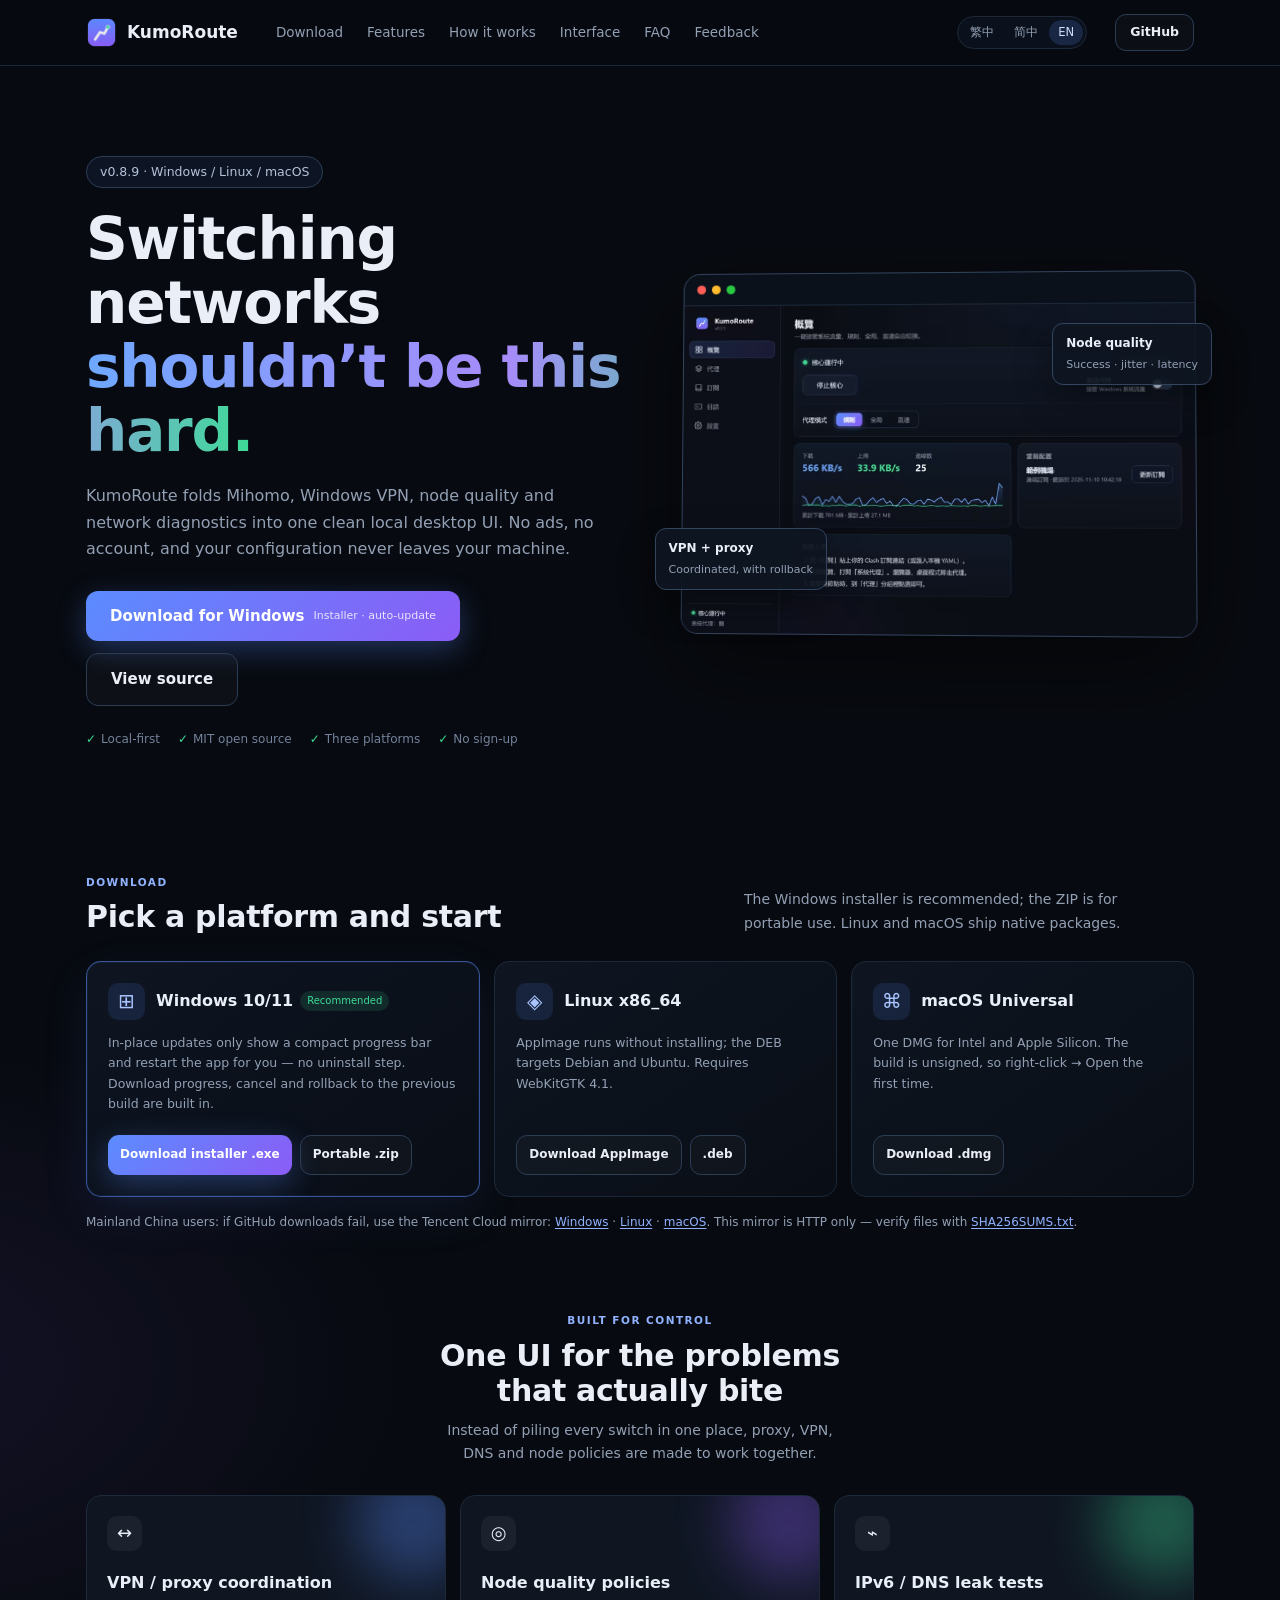
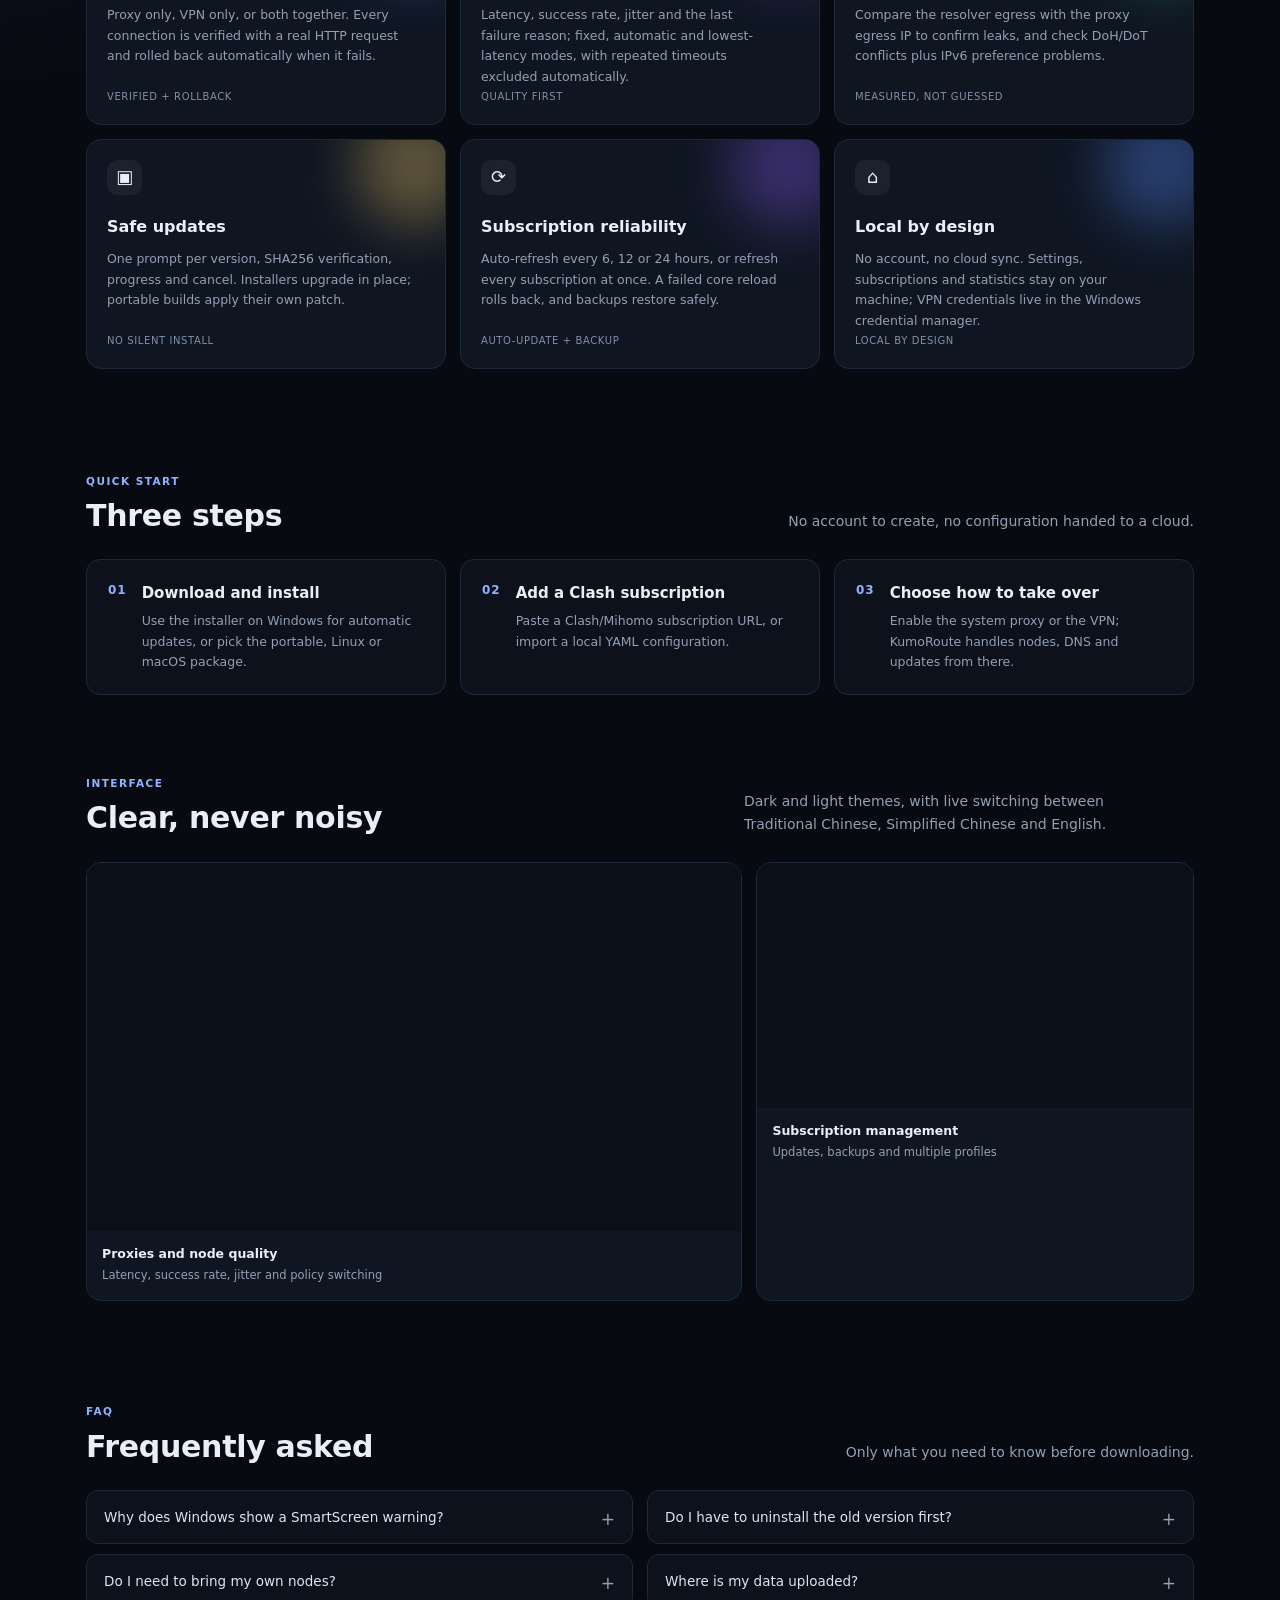
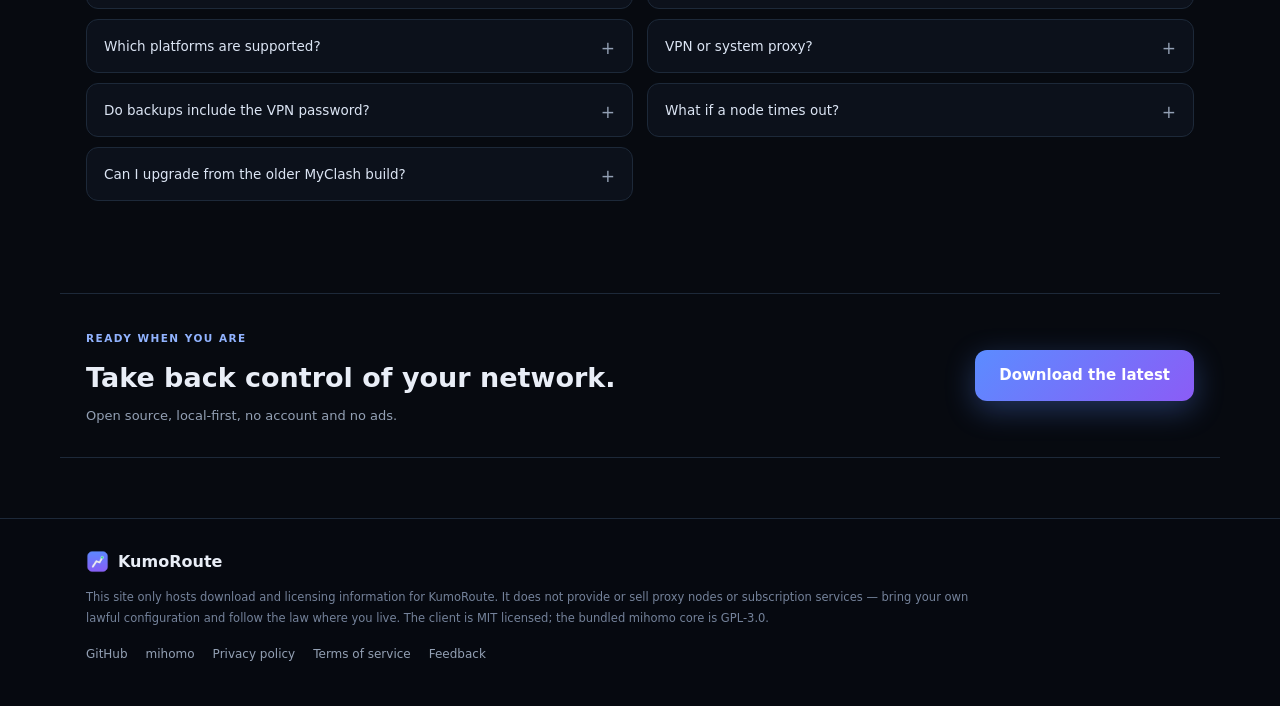
<file: site/en/index.html>
<!DOCTYPE html>
<html lang="en">
<head>
<meta charset="utf-8">
<meta http-equiv="Content-Security-Policy" content="default-src 'self'; img-src 'self' data:; style-src 'self' 'sha256-5Kjd6Hv1ZeUT0sB1XVu1yzSafM79+8hqAm3eexYx99c='; script-src 'self' 'inline-speculation-rules'; connect-src 'self'; object-src 'none'; base-uri 'self'; form-action 'none'">
<meta name="viewport" content="width=device-width, initial-scale=1">
<meta name="theme-color" content="#070a10">
<title>KumoRoute — Lightweight Mihomo desktop client for Windows, Linux and macOS</title>
<meta name="description" content="KumoRoute is a lightweight cross-platform desktop client built on the mihomo core, with automatic subscription updates and backups, verified VPN/proxy handoff with rollback, node quality policies, real DNS leak tests and safe updates.">
<link rel="canonical" href="https://cypwlp.github.io/kumoroute/en/">
<link rel="alternate" hreflang="zh-Hant" href="https://cypwlp.github.io/kumoroute/">
<link rel="alternate" hreflang="zh-Hans" href="https://cypwlp.github.io/kumoroute/zh-cn/">
<link rel="alternate" hreflang="en" href="https://cypwlp.github.io/kumoroute/en/">
<link rel="alternate" hreflang="x-default" href="https://cypwlp.github.io/kumoroute/">
<link rel="icon" href="../assets/icon.png">
<meta property="og:type" content="website">
<meta property="og:site_name" content="KumoRoute">
<meta property="og:locale" content="en_US">
<meta property="og:title" content="KumoRoute — Lightweight Mihomo desktop client">
<meta property="og:description" content="Local-first, open source and free Mihomo desktop client with VPN/proxy coordination, node quality policies and network diagnostics.">
<meta property="og:url" content="https://cypwlp.github.io/kumoroute/en/">
<meta property="og:image" content="https://cypwlp.github.io/kumoroute/assets/og.jpg">
<meta property="og:image:width" content="1200">
<meta property="og:image:height" content="630">
<meta property="og:image:type" content="image/jpeg">
<meta property="og:image:alt" content="KumoRoute desktop interface">
<meta name="twitter:card" content="summary_large_image">
<meta name="twitter:title" content="KumoRoute — Lightweight Mihomo desktop client">
<meta name="twitter:description" content="Local-first, open source and free Mihomo desktop client with VPN/proxy coordination, node quality policies and network diagnostics.">
<meta name="twitter:image" content="https://cypwlp.github.io/kumoroute/assets/og.jpg">
<meta name="twitter:image:alt" content="KumoRoute desktop interface">
<script type="application/ld+json">{"@context":"https://schema.org","@type":"SoftwareApplication","name":"KumoRoute","inLanguage":"en","applicationCategory":"UtilitiesApplication","operatingSystem":"Windows 10/11, Linux, macOS","description":"A lightweight, local-first desktop client built on the mihomo core with VPN/proxy coordination, node quality policies and network diagnostics.","url":"https://cypwlp.github.io/kumoroute/en/","downloadUrl":"https://github.com/cypwlp/kumoroute/releases/latest","codeRepository":"https://github.com/cypwlp/kumoroute","license":"https://github.com/cypwlp/kumoroute/blob/main/LICENSE","offers":{"@type":"Offer","price":"0","priceCurrency":"USD"}}</script>
<script type="application/ld+json">{"@context":"https://schema.org","@type":"FAQPage","inLanguage":"en","mainEntity":[{"@type":"Question","name":"Why does Windows show a SmartScreen warning?","acceptedAnswer":{"@type":"Answer","text":"That is the SmartScreen prompt for an unsigned binary. The project is open source, so you can review the code yourself; once signing secrets are configured, releases are Authenticode-signed automatically."}},{"@type":"Question","name":"Do I have to uninstall the old version before updating?","acceptedAnswer":{"@type":"Answer","text":"No. The Windows installer updates in place with a compact progress indicator and an automatic restart. The portable build backs up, replaces and applies the update the same way, and can restore the previous build if anything fails. Settings, subscriptions and VPN credentials stay in your user profile."}},{"@type":"Question","name":"Do I need to bring my own nodes?","acceptedAnswer":{"@type":"Answer","text":"Yes. KumoRoute only provides the client; it does not include or sell nodes or subscription services. Bring your own lawful Clash/Mihomo configuration."}},{"@type":"Question","name":"Where is my data uploaded?","acceptedAnswer":{"@type":"Answer","text":"Nowhere. Settings, subscriptions, logs and statistics stay on the local machine (%APPDATA%\\KumoRoute). There is no account system and no background upload."}},{"@type":"Question","name":"Which platforms are supported?","acceptedAnswer":{"@type":"Answer","text":"v0.8.9 ships Windows (installer and portable), Linux (AppImage and deb) and macOS (universal dmg). No mobile build yet."}},{"@type":"Question","name":"VPN or system proxy?","acceptedAnswer":{"@type":"Answer","text":"The VPN page offers proxy only, VPN only and both together. After connecting, KumoRoute sends a real HTTP request to verify connectivity; if the tunnel is up but the network is unusable, it disconnects and restores the previous proxy."}},{"@type":"Question","name":"Do backups include the VPN password?","acceptedAnswer":{"@type":"Answer","text":"No. JSON backups contain settings, remote subscriptions and local YAML files; Windows VPN credentials stay in the system credential manager. A safety backup is taken before restoring."}},{"@type":"Question","name":"What if a node times out?","acceptedAnswer":{"@type":"Answer","text":"Retest it or run the whole group test. The proxies page shows success rate, jitter and the last failure reason, and nodes that time out twice in a row are excluded automatically."}},{"@type":"Question","name":"Can I upgrade from the older MyClash build?","acceptedAnswer":{"@type":"Answer","text":"Yes. On first launch your old data is migrated, so credentials and settings survive the rename."}}]}</script>
<script type="speculationrules">{"prerender":[{"source":"list","urls":["../","../zh-cn/"],"eagerness":"moderate"}],"prefetch":[{"source":"list","urls":["../privacy.html","../terms.html"],"eagerness":"moderate"}]}</script>
<link rel="preload" as="image" type="image/avif" href="../assets/screenshot-overview-1600.avif" imagesrcset="../assets/screenshot-overview-800.avif 800w, ../assets/screenshot-overview-1600.avif 1600w" imagesizes="(max-width: 900px) 92vw, 540px" fetchpriority="high">
<style data-inline-css>:root{--bg:#070a10;--bg2:#0b1018;--card:#0f1622;--line:#1d2939;--line2:#2b3d55;--text:#e9eef7;--muted:#93a0b4;--accent:#5b8cff;--accent2:#8b5cf6;--green:#3ddc97;--amber:#f3c969}*{box-sizing:border-box;margin:0;padding:0}html{scroll-behavior:smooth}body{background:radial-gradient(1100px 580px at 78% -12%,rgba(91,140,255,.16),transparent 62%),radial-gradient(900px 540px at -10% 35%,rgba(139,92,246,.1),transparent 62%),var(--bg);color:var(--text);font-family:"Segoe UI","Microsoft YaHei UI","Microsoft JhengHei UI",system-ui,sans-serif;line-height:1.65;-webkit-font-smoothing:antialiased;overflow-x:clip}a{color:inherit;text-decoration:none}img{max-width:100%;height:auto;display:block}button,a{-webkit-tap-highlight-color:transparent}.nav{position:sticky;top:0;z-index:40;background:rgba(7,10,16,.78);backdrop-filter:blur(16px);border-bottom:1px solid var(--line)}.nav-inner{max-width:1160px;margin:0 auto;display:flex;align-items:center;gap:28px;padding:14px 26px}.brand{display:flex;align-items:center;gap:10px;font-weight:750;font-size:17px}.brand img{width:31px;height:31px;border-radius:9px}.nav-links{display:flex;gap:24px;flex:1;margin-left:10px}.nav-links a{color:var(--muted);font-size:13.5px;transition:color .15s}.nav-links a:hover{color:var(--text)}.lang-switch{display:flex;align-items:center;gap:2px;padding:3px;border:1px solid var(--line);border-radius:999px;background:rgba(15,22,34,.7)}.lang-switch a{padding:3px 9px;border-radius:999px;font-size:11.5px;color:var(--muted);transition:color .15s,background .15s;white-space:nowrap}.lang-switch a:hover{color:var(--text)}.lang-switch a[aria-current="true"]{background:rgba(91,140,255,.18);color:#cfe0ff}.btn{display:inline-flex;align-items:center;justify-content:center;gap:9px;border-radius:11px;border:1px solid var(--line2);padding:10px 18px;font-size:14px;font-weight:600;transition:transform .16s,border-color .16s,filter .16s;white-space:nowrap}.btn:hover{border-color:var(--accent);transform:translateY(-1px)}.btn.small{padding:7px 14px;font-size:12.5px}.btn.big{padding:13px 24px;font-size:15px;border-radius:12px}.btn.primary{background:linear-gradient(135deg,var(--accent),var(--accent2));border:0;color:#fff;box-shadow:0 9px 30px rgba(91,140,255,.32)}.btn.primary:hover{filter:brightness(1.08)}.btn.primary .sub{display:block;font-size:11px;font-weight:400;opacity:.82}.btn.ghost{background:rgba(255,255,255,.025)}.hero{max-width:1160px;margin:0 auto;padding:90px 26px 64px;display:grid;grid-template-columns:1.02fr .98fr;gap:56px;align-items:center}.badge{display:inline-block;font-size:12.5px;color:#b4c2d9;border:1px solid var(--line2);background:rgba(91,140,255,.08);border-radius:999px;padding:5px 13px;margin-bottom:20px}h1{font-size:clamp(38px,5vw,58px);line-height:1.1;letter-spacing:-.02em;font-weight:780}.grad{background:linear-gradient(92deg,#6ea8ff,#a78bfa 60%,#3ddc97);-webkit-background-clip:text;background-clip:text;color:transparent}.lead{color:var(--muted);font-size:16px;margin:20px 0 28px;max-width:540px}.cta{display:flex;gap:12px;flex-wrap:wrap;align-items:center}.trust-row{display:flex;flex-wrap:wrap;gap:8px 18px;margin-top:24px;color:#73829a;font-size:12px}.trust-row span::before{content:"✓";color:var(--green);margin-right:5px}.hero-visual{position:relative;min-width:0}.hero-glow{position:absolute;inset:2% -6%;background:radial-gradient(closest-side,rgba(91,140,255,.25),transparent 74%);filter:blur(30px)}.app-frame{position:relative;z-index:1;overflow:hidden;border:1px solid #33445e;border-radius:17px;background:#0a111b;box-shadow:0 30px 90px rgba(0,0,0,.55);transform:perspective(1200px) rotateY(-3deg) rotateX(2deg)}.window-bar{display:flex;gap:6px;padding:11px 13px;border-bottom:1px solid #1d2939}.window-bar i{width:9px;height:9px;border-radius:50%;background:#33445e}.window-bar i:nth-child(1){background:#ff5f57}.window-bar i:nth-child(2){background:#febc2e}.window-bar i:nth-child(3){background:#28c840}.floating-card{position:absolute;z-index:2;display:flex;flex-direction:column;gap:2px;padding:10px 13px;border:1px solid #33445e;border-radius:11px;background:rgba(15,22,34,.92);box-shadow:0 15px 35px rgba(0,0,0,.35);font-size:11px}.floating-card b{font-size:12px}.floating-card span{color:var(--muted)}.float-a{left:-24px;bottom:45px}.float-b{right:-18px;top:52px}.download-section,.section,.final-cta{max-width:1160px;margin:0 auto;padding:54px 26px 20px}.section-head{display:flex;align-items:end;justify-content:space-between;gap:30px;margin-bottom:26px}.section-head.centered{display:block;max-width:680px;margin:0 auto 30px;text-align:center}.section-head h2{font-size:30px;line-height:1.18;letter-spacing:-.01em}.section-head p{color:var(--muted);font-size:14px;max-width:450px}.section-head.centered p{margin:10px auto 0}.eyebrow{display:inline-block;margin-bottom:8px;color:#91b3ff;font-size:10.5px;font-weight:700;letter-spacing:.14em}.download-grid{display:grid;grid-template-columns:1.15fr 1fr 1fr;gap:14px}.download-card{display:flex;flex-direction:column;min-height:236px;padding:21px;border:1px solid var(--line);border-radius:15px;background:linear-gradient(145deg,rgba(15,22,34,.94),rgba(9,14,22,.94))}.download-card.featured{border-color:rgba(91,140,255,.55);box-shadow:inset 0 0 0 1px rgba(91,140,255,.08),0 16px 50px rgba(91,140,255,.09)}.platform-head{display:flex;align-items:center;gap:11px;margin-bottom:13px}.platform-icon{display:grid;place-items:center;width:37px;height:37px;border-radius:10px;background:rgba(91,140,255,.13);color:#a9c4ff;font-size:20px}.platform-head h3{display:inline;font-size:16px}.pill{display:inline-block;margin-left:7px;padding:2px 7px;border-radius:999px;background:rgba(61,220,151,.12);color:var(--green);font-size:10px;vertical-align:2px}.download-card p{color:var(--muted);font-size:12.5px;flex:1}.download-actions{display:flex;flex-wrap:wrap;gap:8px;margin-top:18px}.download-actions .btn{padding:9px 12px;font-size:12px}.feature-grid{display:grid;grid-template-columns:repeat(3,1fr);gap:14px}.feature-card{position:relative;min-height:230px;padding:20px;border:1px solid var(--line);border-radius:15px;background:var(--card);overflow:hidden}.feature-card::after{content:"";position:absolute;width:120px;height:120px;right:-30px;top:-35px;border-radius:50%;filter:blur(28px);opacity:.35}.accent-blue::after{background:var(--accent)}.accent-violet::after{background:var(--accent2)}.accent-green::after{background:var(--green)}.accent-amber::after{background:var(--amber)}.feature-icon{display:grid;place-items:center;width:35px;height:35px;margin-bottom:19px;border-radius:10px;background:rgba(255,255,255,.05);font-size:18px}.feature-card h3{font-size:16px;margin-bottom:9px}.feature-card p{color:var(--muted);font-size:12.5px}.feature-tag{position:absolute;left:20px;bottom:18px;color:#8090a8;font-size:10px;letter-spacing:.06em;text-transform:uppercase}.workflow-section{padding-top:78px}.steps{display:grid;grid-template-columns:repeat(3,1fr);gap:14px}.step{display:flex;gap:15px;padding:21px;border:1px solid var(--line);border-radius:14px;background:rgba(15,22,34,.62)}.step>b{color:#8fb2ff;font-size:12px;letter-spacing:.08em}.step h3{font-size:15px;margin-bottom:5px}.step p{color:var(--muted);font-size:12.5px}.screenshot-grid{display:grid;grid-template-columns:1.2fr .8fr;gap:14px}.shot-card{overflow:hidden;border:1px solid var(--line);border-radius:15px;background:var(--card)}.shot-card img{width:100%;aspect-ratio:16 / 9;object-fit:cover;object-position:top;background:#0a111b}.shot-card figcaption{display:flex;flex-direction:column;gap:2px;padding:13px 15px 15px;font-size:12.5px}.shot-card figcaption span{color:var(--muted);font-size:11.5px}.faq-section{padding-top:76px}.faq-grid{display:grid;grid-template-columns:1fr 1fr;gap:10px 14px}.faq-grid details{border:1px solid var(--line);border-radius:12px;background:rgba(15,22,34,.62);padding:15px 17px}.faq-grid summary{position:relative;padding-right:24px;cursor:pointer;color:#dce5f4;font-size:13.5px;list-style:none}.faq-grid summary::-webkit-details-marker{display:none}.faq-grid summary::after{content:"+";position:absolute;right:0;top:-1px;color:var(--muted);font-size:17px}.faq-grid details[open] summary::after{content:"–"}.faq-grid details p{color:var(--muted);font-size:12.5px;padding-top:10px}.final-cta{margin-top:72px;margin-bottom:60px;padding-top:30px;padding-bottom:30px;display:flex;align-items:center;justify-content:space-between;gap:24px;border-top:1px solid var(--line);border-bottom:1px solid var(--line)}.final-cta h2{font-size:27px}.final-cta p{margin-top:5px;color:var(--muted);font-size:13px}footer{border-top:1px solid var(--line);background:#060910}.foot-inner{max-width:1160px;margin:0 auto;padding:30px 26px 42px}.foot-brand{display:flex;align-items:center;gap:9px;font-weight:700;margin-bottom:12px}.foot-brand img{width:23px;height:23px;border-radius:6px}.disclaimer{max-width:900px;color:#74829a;font-size:11.5px;line-height:1.8}.foot-links{display:flex;flex-wrap:wrap;gap:18px;margin-top:16px;color:var(--muted);font-size:12px}.foot-links a:hover{color:var(--text)}@media (max-width:960px){.nav-links{display:none}.hero{grid-template-columns:1fr;gap:46px;padding-top:64px}.hero-visual{max-width:720px}.download-grid,.feature-grid{grid-template-columns:1fr 1fr}.feature-grid{gap:12px}.steps{grid-template-columns:1fr}.screenshot-grid{grid-template-columns:1fr}.shot-card img{aspect-ratio:16 / 8}}@media (max-width:620px){.nav-inner{padding:12px 18px}.nav-inner{gap:14px}.lang-switch a{padding:3px 7px;font-size:11px}.nav-links{display:none}.hero,.download-section,.section,.final-cta{padding-left:18px;padding-right:18px}.hero{padding-top:50px}.section-head{display:block}.section-head p{margin-top:9px}.download-grid,.feature-grid,.faq-grid{grid-template-columns:1fr}.final-cta{align-items:flex-start;flex-direction:column}.floating-card{display:none}.app-frame{transform:none}.download-actions .btn{flex:1}}:root{color-scheme:dark}picture{display:contents}[id]{scroll-margin-top:84px}a:focus-visible,summary:focus-visible,.btn:focus-visible{outline:2px solid #7aa8ff;outline-offset:3px;border-radius:8px}h1,h2,.lead,.section-head p{text-wrap:balance}h3,.feature-card p,.download-card p,.faq-grid details p{text-wrap:pretty}@media (prefers-reduced-motion:no-preference){@view-transition{navigation:auto}}@media (prefers-reduced-motion:reduce){html{scroll-behavior:auto}*,*::before,*::after{transition-duration:.01ms !important;animation-duration:.01ms !important}}.skip{position:absolute;left:12px;top:-48px;z-index:60;padding:9px 14px;border-radius:10px;background:#16233a;border:1px solid var(--accent);font-size:13px;transition:top .16s}.skip:focus{top:12px}@supports (interpolate-size:allow-keywords){:root{interpolate-size:allow-keywords}.faq-grid details::details-content{block-size:0;overflow:hidden;transition:block-size .22s ease,content-visibility .22s allow-discrete}.faq-grid details[open]::details-content{block-size:auto}}@media (prefers-reduced-motion:no-preference){@supports (view-transition-name:hero){.app-frame{view-transition-name:hero}.hero-copy h1{view-transition-name:headline}}}.legal-page{max-width:820px;margin:0 auto;padding:56px 26px 76px}.legal-page h1{font-size:clamp(28px,4vw,40px);margin-bottom:6px}.legal-page h2{font-size:19px;margin:32px 0 8px;padding-top:18px;border-top:1px solid var(--line)}.legal-page p,.legal-page li{color:var(--muted);font-size:14px;line-height:1.85}.legal-page ul{padding-left:21px;margin:8px 0}.legal-page li{list-style:disc;margin:4px 0}.legal-page code{padding:2px 6px;border-radius:5px;background:rgba(255,255,255,.06);font-size:.92em}.legal-page a{color:#8fb2ff;text-decoration:underline;text-underline-offset:3px}.legal-note{margin:18px 0 4px;padding:12px 15px;border-left:2px solid var(--accent);background:rgba(91,140,255,.07);border-radius:0 9px 9px 0;font-size:12.5px !important}.legal-nav{flex:0 1 auto;margin-left:auto}.feedback-grid{display:grid;grid-template-columns:repeat(3,1fr);gap:12px;margin:12px 0 8px}.feedback-card{display:flex;flex-direction:column;gap:6px;min-height:134px;padding:17px;border:1px solid var(--line);border-radius:14px;background:var(--card);transition:border-color .16s,transform .16s}.feedback-card:hover{border-color:var(--accent);transform:translateY(-2px)}.feedback-card .feature-icon{margin-bottom:4px;font-size:20px}.feedback-card b{font-size:14px}.feedback-card>span:last-child{color:var(--muted);font-size:12px;line-height:1.5}.feedback-steps{padding-left:21px;margin:6px 0}.feedback-steps li{list-style:decimal;margin:6px 0}.report-template{width:100%;margin-top:8px;padding:14px;resize:vertical;border:1px solid var(--line2);border-radius:12px;background:#0a111b;color:#cbd6e8;font:12px/1.7 ui-monospace,SFMono-Regular,Consolas,monospace}.report-template:focus{outline:2px solid var(--accent);outline-offset:2px}.feedback-actions{display:flex;align-items:center;gap:12px;margin-top:10px}.copy-status{color:var(--green);font-size:12px}@media (max-width:960px){.feedback-grid{grid-template-columns:1fr}}.legal-page .feedback-card,.legal-page .feedback-card b,.legal-page .feedback-card span{color:inherit;text-decoration:none}.legal-page .feedback-card>span:last-child{color:var(--muted)}.mirror-note{margin-top:16px;color:var(--muted);font-size:12px}.mirror-note a{color:#8fb2ff;text-decoration:underline;text-underline-offset:2px}</style>
</head>
<body>
<a class="skip" href="#main">Skip to main content</a>
<header class="nav">
  <div class="nav-inner">
    <a class="brand" href="../"><img src="../assets/icon.png" alt="KumoRoute" width="256" height="256" decoding="async"><span>KumoRoute</span></a>
    <nav class="nav-links" aria-label="Main"><a href="#download">Download</a><a href="#features">Features</a><a href="#workflow">How it works</a><a href="#screens">Interface</a><a href="#faq">FAQ</a><a href="feedback.html">Feedback</a></nav>
    <nav class="lang-switch" aria-label="Language"><a href="../" hreflang="zh-Hant" lang="zh-Hant">繁中</a><a href="../zh-cn/" hreflang="zh-Hans" lang="zh-Hans">简中</a><a href="./" hreflang="en" lang="en" aria-current="true">EN</a></nav>
    <a class="btn ghost small" id="github-top" href="https://github.com/cypwlp/kumoroute" target="_blank" rel="noopener">GitHub</a>
  </div>
</header>

<main id="main" tabindex="-1">
  <section class="hero" id="top">
    <div class="hero-copy">
      <div class="badge">v0.8.9 · Windows / Linux / macOS</div>
      <h1>Switching networks<br><span class="grad">shouldn’t be this hard.</span></h1>
      <p class="lead">KumoRoute folds Mihomo, Windows VPN, node quality and network diagnostics into one clean local desktop UI. No ads, no account, and your configuration never leaves your machine.</p>
      <div class="cta"><a class="btn primary big" id="download-btn" href="https://github.com/cypwlp/kumoroute/releases/latest/download/KumoRoute-win-x64-setup.exe" data-dl="download-btn" target="_blank" rel="noopener">Download for Windows<span class="sub">Installer · auto-update</span></a><a class="btn ghost big" id="github-btn" href="https://github.com/cypwlp/kumoroute" target="_blank" rel="noopener">View source</a></div>
      <div class="trust-row"><span>Local-first</span><span>MIT open source</span><span>Three platforms</span><span>No sign-up</span></div>
    </div>
    <div class="hero-visual"><div class="hero-glow"></div><div class="app-frame"><div class="window-bar"><i></i><i></i><i></i></div><picture><source type="image/avif" srcset="../assets/screenshot-overview-800.avif 800w, ../assets/screenshot-overview-1600.avif 1600w" sizes="(max-width: 900px) 92vw, 540px"><img src="../assets/screenshot-overview-1600.webp" srcset="../assets/screenshot-overview-800.webp 800w, ../assets/screenshot-overview-1600.webp 1600w" sizes="(max-width: 900px) 92vw, 540px" width="2240" height="1440" fetchpriority="high" decoding="async" alt="KumoRoute overview screen"></picture></div><div class="floating-card float-a"><b>VPN + proxy</b><span>Coordinated, with rollback</span></div><div class="floating-card float-b"><b>Node quality</b><span>Success · jitter · latency</span></div></div>
  </section>

  <section class="download-section" id="download">
    <div class="section-head"><div><span class="eyebrow">DOWNLOAD</span><h2>Pick a platform and start</h2></div><p>The Windows installer is recommended; the ZIP is for portable use. Linux and macOS ship native packages.</p></div>
    <div class="download-grid">
      <article class="download-card featured"><div class="platform-head"><span class="platform-icon">⊞</span><div><h3>Windows 10/11</h3><span class="pill">Recommended</span></div></div><p>In-place updates only show a compact progress bar and restart the app for you — no uninstall step. Download progress, cancel and rollback to the previous build are built in.</p><div class="download-actions"><a class="btn primary" id="win-setup" data-dl="win-setup" href="https://github.com/cypwlp/kumoroute/releases/latest/download/KumoRoute-win-x64-setup.exe" target="_blank" rel="noopener">Download installer .exe</a><a class="btn ghost small" id="win-zip" data-dl="win-zip" href="https://github.com/cypwlp/kumoroute/releases/latest/download/KumoRoute-win-x64.zip" target="_blank" rel="noopener">Portable .zip</a></div></article>
      <article class="download-card"><div class="platform-head"><span class="platform-icon">◈</span><div><h3>Linux x86_64</h3></div></div><p>AppImage runs without installing; the DEB targets Debian and Ubuntu. Requires WebKitGTK 4.1.</p><div class="download-actions"><a class="btn ghost" id="linux-appimage" data-dl="linux-appimage" href="https://github.com/cypwlp/kumoroute/releases/latest/download/KumoRoute-linux-x86_64.AppImage" target="_blank" rel="noopener">Download AppImage</a><a class="btn ghost small" id="linux-deb" data-dl="linux-deb" href="https://github.com/cypwlp/kumoroute/releases/latest/download/KumoRoute-linux-amd64.deb" target="_blank" rel="noopener">.deb</a></div></article>
      <article class="download-card"><div class="platform-head"><span class="platform-icon">⌘</span><div><h3>macOS Universal</h3></div></div><p>One DMG for Intel and Apple Silicon. The build is unsigned, so right-click → Open the first time.</p><div class="download-actions"><a class="btn ghost" id="mac-dmg" data-dl="mac-dmg" href="https://github.com/cypwlp/kumoroute/releases/latest/download/KumoRoute-macos-universal.dmg" target="_blank" rel="noopener">Download .dmg</a></div></article>
    </div>
<p class="mirror-note">Mainland China users: if GitHub downloads fail, use the Tencent Cloud mirror: <a href="http://129.204.149.106/downloads/KumoRoute-win-x64-setup.exe">Windows</a> · <a href="http://129.204.149.106/downloads/KumoRoute-linux-x86_64.AppImage">Linux</a> · <a href="http://129.204.149.106/downloads/KumoRoute-macos-universal.dmg">macOS</a>. This mirror is HTTP only — verify files with <a href="http://129.204.149.106/downloads/SHA256SUMS.txt">SHA256SUMS.txt</a>.</p>
  </section>

  <section class="section" id="features">
    <div class="section-head centered"><div><span class="eyebrow">BUILT FOR CONTROL</span><h2>One UI for the problems that actually bite</h2></div><p>Instead of piling every switch in one place, proxy, VPN, DNS and node policies are made to work together.</p></div>
    <div class="feature-grid">
      <article class="feature-card accent-blue"><div class="feature-icon">↔</div><h3>VPN / proxy coordination</h3><p>Proxy only, VPN only, or both together. Every connection is verified with a real HTTP request and rolled back automatically when it fails.</p><span class="feature-tag">Verified + rollback</span></article>
      <article class="feature-card accent-violet"><div class="feature-icon">◎</div><h3>Node quality policies</h3><p>Latency, success rate, jitter and the last failure reason; fixed, automatic and lowest-latency modes, with repeated timeouts excluded automatically.</p><span class="feature-tag">Quality first</span></article>
      <article class="feature-card accent-green"><div class="feature-icon">⌁</div><h3>IPv6 / DNS leak tests</h3><p>Compare the resolver egress with the proxy egress IP to confirm leaks, and check DoH/DoT conflicts plus IPv6 preference problems.</p><span class="feature-tag">Measured, not guessed</span></article>
      <article class="feature-card accent-amber"><div class="feature-icon">▣</div><h3>Safe updates</h3><p>One prompt per version, SHA256 verification, progress and cancel. Installers upgrade in place; portable builds apply their own patch.</p><span class="feature-tag">No silent install</span></article>
      <article class="feature-card accent-violet"><div class="feature-icon">⟳</div><h3>Subscription reliability</h3><p>Auto-refresh every 6, 12 or 24 hours, or refresh every subscription at once. A failed core reload rolls back, and backups restore safely.</p><span class="feature-tag">Auto-update + backup</span></article>
      <article class="feature-card accent-blue"><div class="feature-icon">⌂</div><h3>Local by design</h3><p>No account, no cloud sync. Settings, subscriptions and statistics stay on your machine; VPN credentials live in the Windows credential manager.</p><span class="feature-tag">Local by design</span></article>
    </div>
  </section>

  <section class="section workflow-section" id="workflow">
    <div class="section-head"><div><span class="eyebrow">QUICK START</span><h2>Three steps</h2></div><p>No account to create, no configuration handed to a cloud.</p></div>
    <div class="steps"><div class="step"><b>01</b><div><h3>Download and install</h3><p>Use the installer on Windows for automatic updates, or pick the portable, Linux or macOS package.</p></div></div><div class="step"><b>02</b><div><h3>Add a Clash subscription</h3><p>Paste a Clash/Mihomo subscription URL, or import a local YAML configuration.</p></div></div><div class="step"><b>03</b><div><h3>Choose how to take over</h3><p>Enable the system proxy or the VPN; KumoRoute handles nodes, DNS and updates from there.</p></div></div></div>
  </section>

  <section class="section" id="screens">
    <div class="section-head"><div><span class="eyebrow">INTERFACE</span><h2>Clear, never noisy</h2></div><p>Dark and light themes, with live switching between Traditional Chinese, Simplified Chinese and English.</p></div>
    <div class="screenshot-grid"><figure class="shot-card large"><picture><source type="image/avif" srcset="../assets/screenshot-proxies-800.avif 800w, ../assets/screenshot-proxies-1600.avif 1600w" sizes="(max-width: 900px) 92vw, 660px"><img src="../assets/screenshot-proxies-1600.webp" srcset="../assets/screenshot-proxies-800.webp 800w, ../assets/screenshot-proxies-1600.webp 1600w" sizes="(max-width: 900px) 92vw, 660px" width="2240" height="1440" loading="lazy" decoding="async" alt="KumoRoute proxies and node quality screen"></picture><figcaption><b>Proxies and node quality</b><span>Latency, success rate, jitter and policy switching</span></figcaption></figure><figure class="shot-card"><picture><source type="image/avif" srcset="../assets/screenshot-profiles-800.avif 800w, ../assets/screenshot-profiles-1600.avif 1600w" sizes="(max-width: 900px) 92vw, 440px"><img src="../assets/screenshot-profiles-1600.webp" srcset="../assets/screenshot-profiles-800.webp 800w, ../assets/screenshot-profiles-1600.webp 1600w" sizes="(max-width: 900px) 92vw, 440px" width="2240" height="1440" loading="lazy" decoding="async" alt="KumoRoute subscription management screen"></picture><figcaption><b>Subscription management</b><span>Updates, backups and multiple profiles</span></figcaption></figure></div>
  </section>

  <section class="section faq-section" id="faq">
    <div class="section-head"><div><span class="eyebrow">FAQ</span><h2>Frequently asked</h2></div><p>Only what you need to know before downloading.</p></div>
    <div class="faq-grid">
      <details name="faq"><summary>Why does Windows show a SmartScreen warning?</summary><p>That is the SmartScreen prompt for an unsigned binary. The project is open source, so you can review the code yourself; once signing secrets are configured, releases are Authenticode-signed automatically.</p></details>
      <details name="faq"><summary>Do I have to uninstall the old version first?</summary><p>No. The Windows installer updates in place with a compact progress indicator and an automatic restart. The portable build backs up, replaces and applies the update the same way, and restores the previous build if anything fails. Settings, subscriptions and VPN credentials stay in your user profile.</p></details>
      <details name="faq"><summary>Do I need to bring my own nodes?</summary><p>Yes. KumoRoute only provides the client; it does not include or sell nodes or subscription services. Bring your own lawful Clash/Mihomo configuration.</p></details>
      <details name="faq"><summary>Where is my data uploaded?</summary><p>Nowhere. Settings, subscriptions, logs and statistics stay on the local machine (%APPDATA%\KumoRoute). There is no account system and no background upload.</p></details>
      <details name="faq"><summary>Which platforms are supported?</summary><p>v0.8.9 ships Windows (installer and portable), Linux (AppImage and deb) and macOS (universal dmg). No mobile build yet.</p></details>
      <details name="faq"><summary>VPN or system proxy?</summary><p>The VPN page offers proxy only, VPN only and both together. After connecting, KumoRoute sends a real HTTP request to verify connectivity; if the tunnel is up but the network is unusable, it disconnects and restores the previous proxy.</p></details>
      <details name="faq"><summary>Do backups include the VPN password?</summary><p>No. JSON backups contain settings, remote subscriptions and local YAML files; Windows VPN credentials stay in the system credential manager. A safety backup is taken before restoring.</p></details>
      <details name="faq"><summary>What if a node times out?</summary><p>Retest it or run the whole group test. The proxies page shows success rate, jitter and the last failure reason, and nodes that time out twice in a row are excluded automatically.</p></details>
      <details name="faq"><summary>Can I upgrade from the older MyClash build?</summary><p>Yes. On first launch your old data is migrated, so credentials and settings survive the rename.</p></details>
    </div>
  </section>

  <section class="final-cta"><div><span class="eyebrow">READY WHEN YOU ARE</span><h2>Take back control of your network.</h2><p>Open source, local-first, no account and no ads.</p></div><a class="btn primary big" id="download-bottom" href="https://github.com/cypwlp/kumoroute/releases/latest/download/KumoRoute-win-x64-setup.exe" data-dl="win-setup" target="_blank" rel="noopener">Download the latest</a></section>
</main>

<footer><div class="foot-inner"><div class="foot-brand"><img src="../assets/icon.png" alt="" width="256" height="256" decoding="async"><span>KumoRoute</span></div><p class="disclaimer">This site only hosts download and licensing information for KumoRoute. It does not provide or sell proxy nodes or subscription services — bring your own lawful configuration and follow the law where you live. The client is MIT licensed; the bundled mihomo core is GPL-3.0.</p><p class="foot-links"><a id="github-foot" href="https://github.com/cypwlp/kumoroute" target="_blank" rel="noopener">GitHub</a><a href="https://github.com/MetaCubeX/mihomo" target="_blank" rel="noopener">mihomo</a><a href="privacy.html">Privacy policy</a><a href="terms.html">Terms of service</a><a href="feedback.html">Feedback</a></p></div></footer>
<script src="../app.js?v=0.8.9"></script>
</body>
</html>
</file>
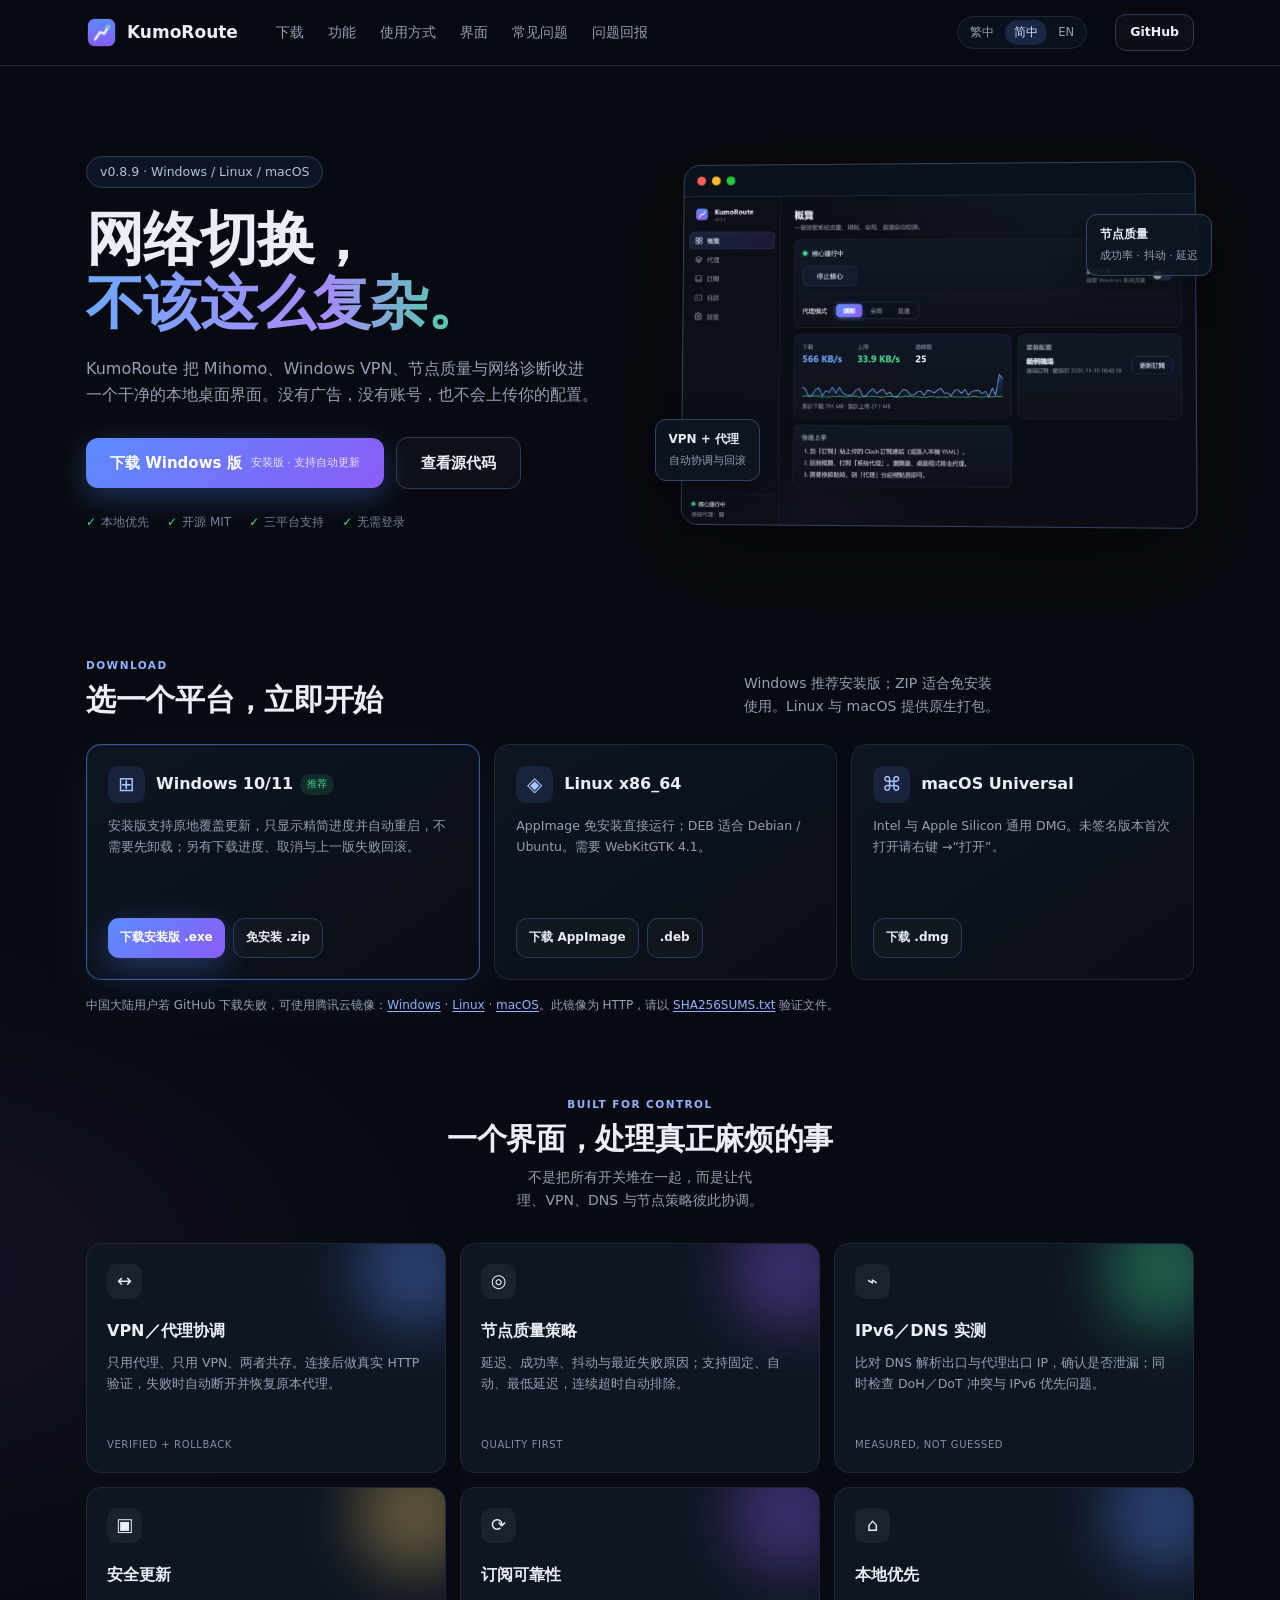
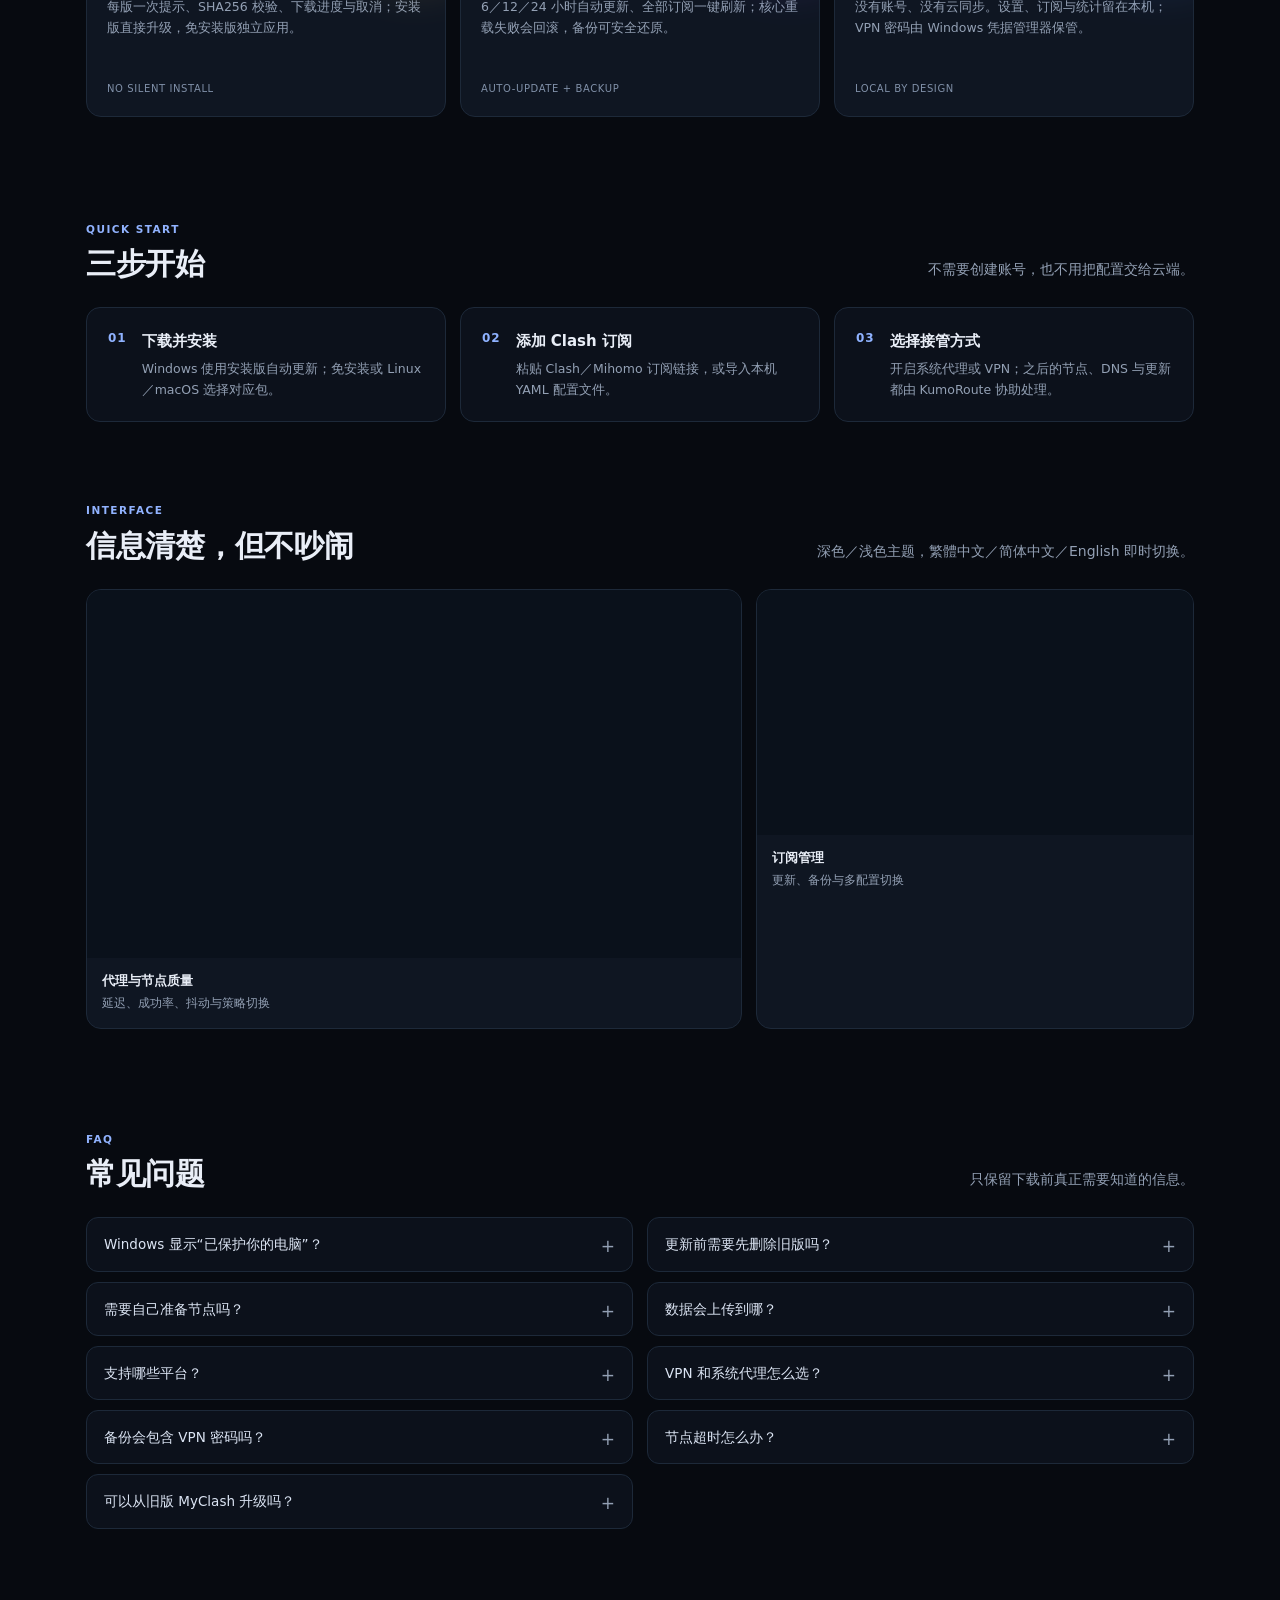
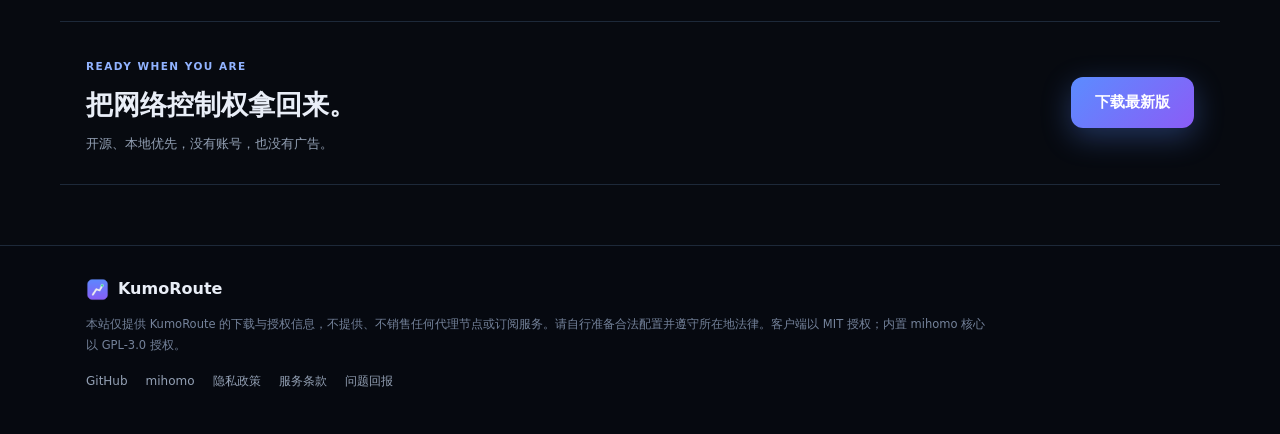
<file: site/zh-cn/index.html>
<!DOCTYPE html>
<html lang="zh-Hans">
<head>
<meta charset="utf-8">
<meta http-equiv="Content-Security-Policy" content="default-src 'self'; img-src 'self' data:; style-src 'self' 'sha256-5Kjd6Hv1ZeUT0sB1XVu1yzSafM79+8hqAm3eexYx99c='; script-src 'self' 'inline-speculation-rules'; connect-src 'self'; object-src 'none'; base-uri 'self'; form-action 'none'">
<meta name="viewport" content="width=device-width, initial-scale=1">
<meta name="theme-color" content="#070a10">
<title>KumoRoute — 轻量 Mihomo 跨平台桌面客户端</title>
<meta name="description" content="KumoRoute 是基于 mihomo 核心的轻量跨平台桌面客户端，支持订阅自动更新与备份、VPN／代理真实验证与回滚、节点质量策略、DNS 泄漏实测与安全更新。">
<link rel="canonical" href="https://cypwlp.github.io/kumoroute/zh-cn/">
<link rel="alternate" hreflang="zh-Hant" href="https://cypwlp.github.io/kumoroute/">
<link rel="alternate" hreflang="zh-Hans" href="https://cypwlp.github.io/kumoroute/zh-cn/">
<link rel="alternate" hreflang="en" href="https://cypwlp.github.io/kumoroute/en/">
<link rel="alternate" hreflang="x-default" href="https://cypwlp.github.io/kumoroute/">
<link rel="icon" href="../assets/icon.png">
<meta property="og:type" content="website">
<meta property="og:site_name" content="KumoRoute">
<meta property="og:locale" content="zh_CN">
<meta property="og:title" content="KumoRoute — 轻量 Mihomo 桌面客户端">
<meta property="og:description" content="本地优先、开源免费的 Mihomo 桌面客户端，内置 VPN／代理协调、节点质量策略与网络诊断。">
<meta property="og:url" content="https://cypwlp.github.io/kumoroute/zh-cn/">
<meta property="og:image" content="https://cypwlp.github.io/kumoroute/assets/og.jpg">
<meta property="og:image:width" content="1200">
<meta property="og:image:height" content="630">
<meta property="og:image:type" content="image/jpeg">
<meta property="og:image:alt" content="KumoRoute 桌面界面截图">
<meta name="twitter:card" content="summary_large_image">
<meta name="twitter:title" content="KumoRoute — 轻量 Mihomo 桌面客户端">
<meta name="twitter:description" content="本地优先、开源免费的 Mihomo 桌面客户端，内置 VPN／代理协调、节点质量策略与网络诊断。">
<meta name="twitter:image" content="https://cypwlp.github.io/kumoroute/assets/og.jpg">
<meta name="twitter:image:alt" content="KumoRoute 桌面界面截图">
<script type="application/ld+json">{"@context":"https://schema.org","@type":"SoftwareApplication","name":"KumoRoute","inLanguage":"zh-Hans","applicationCategory":"UtilitiesApplication","operatingSystem":"Windows 10/11, Linux, macOS","description":"基于 mihomo 核心的轻量、本地优先桌面客户端，支持 VPN／代理协调、节点质量策略与网络诊断。","url":"https://cypwlp.github.io/kumoroute/zh-cn/","downloadUrl":"https://github.com/cypwlp/kumoroute/releases/latest","codeRepository":"https://github.com/cypwlp/kumoroute","license":"https://github.com/cypwlp/kumoroute/blob/main/LICENSE","offers":{"@type":"Offer","price":"0","priceCurrency":"USD"}}</script>
<script type="application/ld+json">{"@context":"https://schema.org","@type":"FAQPage","inLanguage":"zh-Hans","mainEntity":[{"@type":"Question","name":"Windows 显示“已保护你的电脑”？","acceptedAnswer":{"@type":"Answer","text":"这是未签名程序的 SmartScreen 提示。项目开源，可自行检查源代码；设置签名 secrets 后，Release 会自动生成 Authenticode 签名。"}},{"@type":"Question","name":"更新前需要先删除旧版吗？","acceptedAnswer":{"@type":"Answer","text":"不需要。Windows 安装版使用原地更新模式，只显示精简进度并自动重启；ZIP 版同样会备份、覆盖并应用更新，失败时可还原上一版。设置、订阅与 VPN 证书都保存在用户文件夹。"}},{"@type":"Question","name":"需要自己准备节点吗？","acceptedAnswer":{"@type":"Answer","text":"是。KumoRoute 只提供客户端，不包含也不销售节点与订阅服务。请自备合法的 Clash／Mihomo 配置。"}},{"@type":"Question","name":"数据会上传到哪？","acceptedAnswer":{"@type":"Answer","text":"不会上传。设置、订阅、日志与统计保存在本机（%APPDATA%\\KumoRoute），没有账号系统或后台上传。"}},{"@type":"Question","name":"支持哪些平台？","acceptedAnswer":{"@type":"Answer","text":"v0.8.9 提供 Windows（安装包／免安装）、Linux（AppImage／deb）与 macOS（Universal dmg）。手机版尚未提供。"}},{"@type":"Question","name":"VPN 和系统代理怎么选？","acceptedAnswer":{"@type":"Answer","text":"VPN 页面提供只用代理、只用 VPN、两者共存。连接成功后会实际发送 HTTP 请求验证；若 VPN 已建立但网络不可用，会自动断开并恢复原代理。"}},{"@type":"Question","name":"备份会包含 VPN 密码吗？","acceptedAnswer":{"@type":"Answer","text":"不会。JSON 备份包含设置、远程订阅与本机 YAML；Windows VPN 证书仍只保存在系统凭据管理器。还原前会先建立安全备份。"}},{"@type":"Question","name":"节点超时怎么办？","acceptedAnswer":{"@type":"Answer","text":"使用重测或整组测速。代理页面会显示成功率、抖动与最近失败原因，并自动排除连续两次超时的节点。"}},{"@type":"Question","name":"可以从旧版 MyClash 升级吗？","acceptedAnswer":{"@type":"Answer","text":"可以。首次启动会自动迁移旧数据，证书与设置不会因更名而丢失。"}}]}</script>
<script type="speculationrules">{"prerender":[{"source":"list","urls":["../","../en/"],"eagerness":"moderate"}],"prefetch":[{"source":"list","urls":["../privacy.html","../terms.html"],"eagerness":"moderate"}]}</script>
<link rel="preload" as="image" type="image/avif" href="../assets/screenshot-overview-1600.avif" imagesrcset="../assets/screenshot-overview-800.avif 800w, ../assets/screenshot-overview-1600.avif 1600w" imagesizes="(max-width: 900px) 92vw, 540px" fetchpriority="high">
<style data-inline-css>:root{--bg:#070a10;--bg2:#0b1018;--card:#0f1622;--line:#1d2939;--line2:#2b3d55;--text:#e9eef7;--muted:#93a0b4;--accent:#5b8cff;--accent2:#8b5cf6;--green:#3ddc97;--amber:#f3c969}*{box-sizing:border-box;margin:0;padding:0}html{scroll-behavior:smooth}body{background:radial-gradient(1100px 580px at 78% -12%,rgba(91,140,255,.16),transparent 62%),radial-gradient(900px 540px at -10% 35%,rgba(139,92,246,.1),transparent 62%),var(--bg);color:var(--text);font-family:"Segoe UI","Microsoft YaHei UI","Microsoft JhengHei UI",system-ui,sans-serif;line-height:1.65;-webkit-font-smoothing:antialiased;overflow-x:clip}a{color:inherit;text-decoration:none}img{max-width:100%;height:auto;display:block}button,a{-webkit-tap-highlight-color:transparent}.nav{position:sticky;top:0;z-index:40;background:rgba(7,10,16,.78);backdrop-filter:blur(16px);border-bottom:1px solid var(--line)}.nav-inner{max-width:1160px;margin:0 auto;display:flex;align-items:center;gap:28px;padding:14px 26px}.brand{display:flex;align-items:center;gap:10px;font-weight:750;font-size:17px}.brand img{width:31px;height:31px;border-radius:9px}.nav-links{display:flex;gap:24px;flex:1;margin-left:10px}.nav-links a{color:var(--muted);font-size:13.5px;transition:color .15s}.nav-links a:hover{color:var(--text)}.lang-switch{display:flex;align-items:center;gap:2px;padding:3px;border:1px solid var(--line);border-radius:999px;background:rgba(15,22,34,.7)}.lang-switch a{padding:3px 9px;border-radius:999px;font-size:11.5px;color:var(--muted);transition:color .15s,background .15s;white-space:nowrap}.lang-switch a:hover{color:var(--text)}.lang-switch a[aria-current="true"]{background:rgba(91,140,255,.18);color:#cfe0ff}.btn{display:inline-flex;align-items:center;justify-content:center;gap:9px;border-radius:11px;border:1px solid var(--line2);padding:10px 18px;font-size:14px;font-weight:600;transition:transform .16s,border-color .16s,filter .16s;white-space:nowrap}.btn:hover{border-color:var(--accent);transform:translateY(-1px)}.btn.small{padding:7px 14px;font-size:12.5px}.btn.big{padding:13px 24px;font-size:15px;border-radius:12px}.btn.primary{background:linear-gradient(135deg,var(--accent),var(--accent2));border:0;color:#fff;box-shadow:0 9px 30px rgba(91,140,255,.32)}.btn.primary:hover{filter:brightness(1.08)}.btn.primary .sub{display:block;font-size:11px;font-weight:400;opacity:.82}.btn.ghost{background:rgba(255,255,255,.025)}.hero{max-width:1160px;margin:0 auto;padding:90px 26px 64px;display:grid;grid-template-columns:1.02fr .98fr;gap:56px;align-items:center}.badge{display:inline-block;font-size:12.5px;color:#b4c2d9;border:1px solid var(--line2);background:rgba(91,140,255,.08);border-radius:999px;padding:5px 13px;margin-bottom:20px}h1{font-size:clamp(38px,5vw,58px);line-height:1.1;letter-spacing:-.02em;font-weight:780}.grad{background:linear-gradient(92deg,#6ea8ff,#a78bfa 60%,#3ddc97);-webkit-background-clip:text;background-clip:text;color:transparent}.lead{color:var(--muted);font-size:16px;margin:20px 0 28px;max-width:540px}.cta{display:flex;gap:12px;flex-wrap:wrap;align-items:center}.trust-row{display:flex;flex-wrap:wrap;gap:8px 18px;margin-top:24px;color:#73829a;font-size:12px}.trust-row span::before{content:"✓";color:var(--green);margin-right:5px}.hero-visual{position:relative;min-width:0}.hero-glow{position:absolute;inset:2% -6%;background:radial-gradient(closest-side,rgba(91,140,255,.25),transparent 74%);filter:blur(30px)}.app-frame{position:relative;z-index:1;overflow:hidden;border:1px solid #33445e;border-radius:17px;background:#0a111b;box-shadow:0 30px 90px rgba(0,0,0,.55);transform:perspective(1200px) rotateY(-3deg) rotateX(2deg)}.window-bar{display:flex;gap:6px;padding:11px 13px;border-bottom:1px solid #1d2939}.window-bar i{width:9px;height:9px;border-radius:50%;background:#33445e}.window-bar i:nth-child(1){background:#ff5f57}.window-bar i:nth-child(2){background:#febc2e}.window-bar i:nth-child(3){background:#28c840}.floating-card{position:absolute;z-index:2;display:flex;flex-direction:column;gap:2px;padding:10px 13px;border:1px solid #33445e;border-radius:11px;background:rgba(15,22,34,.92);box-shadow:0 15px 35px rgba(0,0,0,.35);font-size:11px}.floating-card b{font-size:12px}.floating-card span{color:var(--muted)}.float-a{left:-24px;bottom:45px}.float-b{right:-18px;top:52px}.download-section,.section,.final-cta{max-width:1160px;margin:0 auto;padding:54px 26px 20px}.section-head{display:flex;align-items:end;justify-content:space-between;gap:30px;margin-bottom:26px}.section-head.centered{display:block;max-width:680px;margin:0 auto 30px;text-align:center}.section-head h2{font-size:30px;line-height:1.18;letter-spacing:-.01em}.section-head p{color:var(--muted);font-size:14px;max-width:450px}.section-head.centered p{margin:10px auto 0}.eyebrow{display:inline-block;margin-bottom:8px;color:#91b3ff;font-size:10.5px;font-weight:700;letter-spacing:.14em}.download-grid{display:grid;grid-template-columns:1.15fr 1fr 1fr;gap:14px}.download-card{display:flex;flex-direction:column;min-height:236px;padding:21px;border:1px solid var(--line);border-radius:15px;background:linear-gradient(145deg,rgba(15,22,34,.94),rgba(9,14,22,.94))}.download-card.featured{border-color:rgba(91,140,255,.55);box-shadow:inset 0 0 0 1px rgba(91,140,255,.08),0 16px 50px rgba(91,140,255,.09)}.platform-head{display:flex;align-items:center;gap:11px;margin-bottom:13px}.platform-icon{display:grid;place-items:center;width:37px;height:37px;border-radius:10px;background:rgba(91,140,255,.13);color:#a9c4ff;font-size:20px}.platform-head h3{display:inline;font-size:16px}.pill{display:inline-block;margin-left:7px;padding:2px 7px;border-radius:999px;background:rgba(61,220,151,.12);color:var(--green);font-size:10px;vertical-align:2px}.download-card p{color:var(--muted);font-size:12.5px;flex:1}.download-actions{display:flex;flex-wrap:wrap;gap:8px;margin-top:18px}.download-actions .btn{padding:9px 12px;font-size:12px}.feature-grid{display:grid;grid-template-columns:repeat(3,1fr);gap:14px}.feature-card{position:relative;min-height:230px;padding:20px;border:1px solid var(--line);border-radius:15px;background:var(--card);overflow:hidden}.feature-card::after{content:"";position:absolute;width:120px;height:120px;right:-30px;top:-35px;border-radius:50%;filter:blur(28px);opacity:.35}.accent-blue::after{background:var(--accent)}.accent-violet::after{background:var(--accent2)}.accent-green::after{background:var(--green)}.accent-amber::after{background:var(--amber)}.feature-icon{display:grid;place-items:center;width:35px;height:35px;margin-bottom:19px;border-radius:10px;background:rgba(255,255,255,.05);font-size:18px}.feature-card h3{font-size:16px;margin-bottom:9px}.feature-card p{color:var(--muted);font-size:12.5px}.feature-tag{position:absolute;left:20px;bottom:18px;color:#8090a8;font-size:10px;letter-spacing:.06em;text-transform:uppercase}.workflow-section{padding-top:78px}.steps{display:grid;grid-template-columns:repeat(3,1fr);gap:14px}.step{display:flex;gap:15px;padding:21px;border:1px solid var(--line);border-radius:14px;background:rgba(15,22,34,.62)}.step>b{color:#8fb2ff;font-size:12px;letter-spacing:.08em}.step h3{font-size:15px;margin-bottom:5px}.step p{color:var(--muted);font-size:12.5px}.screenshot-grid{display:grid;grid-template-columns:1.2fr .8fr;gap:14px}.shot-card{overflow:hidden;border:1px solid var(--line);border-radius:15px;background:var(--card)}.shot-card img{width:100%;aspect-ratio:16 / 9;object-fit:cover;object-position:top;background:#0a111b}.shot-card figcaption{display:flex;flex-direction:column;gap:2px;padding:13px 15px 15px;font-size:12.5px}.shot-card figcaption span{color:var(--muted);font-size:11.5px}.faq-section{padding-top:76px}.faq-grid{display:grid;grid-template-columns:1fr 1fr;gap:10px 14px}.faq-grid details{border:1px solid var(--line);border-radius:12px;background:rgba(15,22,34,.62);padding:15px 17px}.faq-grid summary{position:relative;padding-right:24px;cursor:pointer;color:#dce5f4;font-size:13.5px;list-style:none}.faq-grid summary::-webkit-details-marker{display:none}.faq-grid summary::after{content:"+";position:absolute;right:0;top:-1px;color:var(--muted);font-size:17px}.faq-grid details[open] summary::after{content:"–"}.faq-grid details p{color:var(--muted);font-size:12.5px;padding-top:10px}.final-cta{margin-top:72px;margin-bottom:60px;padding-top:30px;padding-bottom:30px;display:flex;align-items:center;justify-content:space-between;gap:24px;border-top:1px solid var(--line);border-bottom:1px solid var(--line)}.final-cta h2{font-size:27px}.final-cta p{margin-top:5px;color:var(--muted);font-size:13px}footer{border-top:1px solid var(--line);background:#060910}.foot-inner{max-width:1160px;margin:0 auto;padding:30px 26px 42px}.foot-brand{display:flex;align-items:center;gap:9px;font-weight:700;margin-bottom:12px}.foot-brand img{width:23px;height:23px;border-radius:6px}.disclaimer{max-width:900px;color:#74829a;font-size:11.5px;line-height:1.8}.foot-links{display:flex;flex-wrap:wrap;gap:18px;margin-top:16px;color:var(--muted);font-size:12px}.foot-links a:hover{color:var(--text)}@media (max-width:960px){.nav-links{display:none}.hero{grid-template-columns:1fr;gap:46px;padding-top:64px}.hero-visual{max-width:720px}.download-grid,.feature-grid{grid-template-columns:1fr 1fr}.feature-grid{gap:12px}.steps{grid-template-columns:1fr}.screenshot-grid{grid-template-columns:1fr}.shot-card img{aspect-ratio:16 / 8}}@media (max-width:620px){.nav-inner{padding:12px 18px}.nav-inner{gap:14px}.lang-switch a{padding:3px 7px;font-size:11px}.nav-links{display:none}.hero,.download-section,.section,.final-cta{padding-left:18px;padding-right:18px}.hero{padding-top:50px}.section-head{display:block}.section-head p{margin-top:9px}.download-grid,.feature-grid,.faq-grid{grid-template-columns:1fr}.final-cta{align-items:flex-start;flex-direction:column}.floating-card{display:none}.app-frame{transform:none}.download-actions .btn{flex:1}}:root{color-scheme:dark}picture{display:contents}[id]{scroll-margin-top:84px}a:focus-visible,summary:focus-visible,.btn:focus-visible{outline:2px solid #7aa8ff;outline-offset:3px;border-radius:8px}h1,h2,.lead,.section-head p{text-wrap:balance}h3,.feature-card p,.download-card p,.faq-grid details p{text-wrap:pretty}@media (prefers-reduced-motion:no-preference){@view-transition{navigation:auto}}@media (prefers-reduced-motion:reduce){html{scroll-behavior:auto}*,*::before,*::after{transition-duration:.01ms !important;animation-duration:.01ms !important}}.skip{position:absolute;left:12px;top:-48px;z-index:60;padding:9px 14px;border-radius:10px;background:#16233a;border:1px solid var(--accent);font-size:13px;transition:top .16s}.skip:focus{top:12px}@supports (interpolate-size:allow-keywords){:root{interpolate-size:allow-keywords}.faq-grid details::details-content{block-size:0;overflow:hidden;transition:block-size .22s ease,content-visibility .22s allow-discrete}.faq-grid details[open]::details-content{block-size:auto}}@media (prefers-reduced-motion:no-preference){@supports (view-transition-name:hero){.app-frame{view-transition-name:hero}.hero-copy h1{view-transition-name:headline}}}.legal-page{max-width:820px;margin:0 auto;padding:56px 26px 76px}.legal-page h1{font-size:clamp(28px,4vw,40px);margin-bottom:6px}.legal-page h2{font-size:19px;margin:32px 0 8px;padding-top:18px;border-top:1px solid var(--line)}.legal-page p,.legal-page li{color:var(--muted);font-size:14px;line-height:1.85}.legal-page ul{padding-left:21px;margin:8px 0}.legal-page li{list-style:disc;margin:4px 0}.legal-page code{padding:2px 6px;border-radius:5px;background:rgba(255,255,255,.06);font-size:.92em}.legal-page a{color:#8fb2ff;text-decoration:underline;text-underline-offset:3px}.legal-note{margin:18px 0 4px;padding:12px 15px;border-left:2px solid var(--accent);background:rgba(91,140,255,.07);border-radius:0 9px 9px 0;font-size:12.5px !important}.legal-nav{flex:0 1 auto;margin-left:auto}.feedback-grid{display:grid;grid-template-columns:repeat(3,1fr);gap:12px;margin:12px 0 8px}.feedback-card{display:flex;flex-direction:column;gap:6px;min-height:134px;padding:17px;border:1px solid var(--line);border-radius:14px;background:var(--card);transition:border-color .16s,transform .16s}.feedback-card:hover{border-color:var(--accent);transform:translateY(-2px)}.feedback-card .feature-icon{margin-bottom:4px;font-size:20px}.feedback-card b{font-size:14px}.feedback-card>span:last-child{color:var(--muted);font-size:12px;line-height:1.5}.feedback-steps{padding-left:21px;margin:6px 0}.feedback-steps li{list-style:decimal;margin:6px 0}.report-template{width:100%;margin-top:8px;padding:14px;resize:vertical;border:1px solid var(--line2);border-radius:12px;background:#0a111b;color:#cbd6e8;font:12px/1.7 ui-monospace,SFMono-Regular,Consolas,monospace}.report-template:focus{outline:2px solid var(--accent);outline-offset:2px}.feedback-actions{display:flex;align-items:center;gap:12px;margin-top:10px}.copy-status{color:var(--green);font-size:12px}@media (max-width:960px){.feedback-grid{grid-template-columns:1fr}}.legal-page .feedback-card,.legal-page .feedback-card b,.legal-page .feedback-card span{color:inherit;text-decoration:none}.legal-page .feedback-card>span:last-child{color:var(--muted)}.mirror-note{margin-top:16px;color:var(--muted);font-size:12px}.mirror-note a{color:#8fb2ff;text-decoration:underline;text-underline-offset:2px}</style>
</head>
<body>
<a class="skip" href="#main">跳至主要内容</a>
<header class="nav">
  <div class="nav-inner">
    <a class="brand" href="../"><img src="../assets/icon.png" alt="KumoRoute" width="256" height="256" decoding="async"><span>KumoRoute</span></a>
    <nav class="nav-links" aria-label="主导航"><a href="#download">下载</a><a href="#features">功能</a><a href="#workflow">使用方式</a><a href="#screens">界面</a><a href="#faq">常见问题</a><a href="feedback.html">问题回报</a></nav>
    <nav class="lang-switch" aria-label="语言"><a href="../" hreflang="zh-Hant" lang="zh-Hant">繁中</a><a href="./" hreflang="zh-Hans" lang="zh-Hans" aria-current="true">简中</a><a href="../en/" hreflang="en" lang="en">EN</a></nav>
    <a class="btn ghost small" id="github-top" href="https://github.com/cypwlp/kumoroute" target="_blank" rel="noopener">GitHub</a>
  </div>
</header>

<main id="main" tabindex="-1">
  <section class="hero" id="top">
    <div class="hero-copy">
      <div class="badge">v0.8.9 · Windows / Linux / macOS</div>
      <h1>网络切换，<br><span class="grad">不该这么复杂。</span></h1>
      <p class="lead">KumoRoute 把 Mihomo、Windows VPN、节点质量与网络诊断收进一个干净的本地桌面界面。没有广告，没有账号，也不会上传你的配置。</p>
      <div class="cta"><a class="btn primary big" id="download-btn" href="https://github.com/cypwlp/kumoroute/releases/latest/download/KumoRoute-win-x64-setup.exe" data-dl="download-btn" target="_blank" rel="noopener">下载 Windows 版<span class="sub">安装版 · 支持自动更新</span></a><a class="btn ghost big" id="github-btn" href="https://github.com/cypwlp/kumoroute" target="_blank" rel="noopener">查看源代码</a></div>
      <div class="trust-row"><span>本地优先</span><span>开源 MIT</span><span>三平台支持</span><span>无需登录</span></div>
    </div>
    <div class="hero-visual"><div class="hero-glow"></div><div class="app-frame"><div class="window-bar"><i></i><i></i><i></i></div><picture><source type="image/avif" srcset="../assets/screenshot-overview-800.avif 800w, ../assets/screenshot-overview-1600.avif 1600w" sizes="(max-width: 900px) 92vw, 540px"><img src="../assets/screenshot-overview-1600.webp" srcset="../assets/screenshot-overview-800.webp 800w, ../assets/screenshot-overview-1600.webp 1600w" sizes="(max-width: 900px) 92vw, 540px" width="2240" height="1440" fetchpriority="high" decoding="async" alt="KumoRoute 概览界面"></picture></div><div class="floating-card float-a"><b>VPN + 代理</b><span>自动协调与回滚</span></div><div class="floating-card float-b"><b>节点质量</b><span>成功率 · 抖动 · 延迟</span></div></div>
  </section>

  <section class="download-section" id="download">
    <div class="section-head"><div><span class="eyebrow">DOWNLOAD</span><h2>选一个平台，立即开始</h2></div><p>Windows 推荐安装版；ZIP 适合免安装使用。Linux 与 macOS 提供原生打包。</p></div>
    <div class="download-grid">
      <article class="download-card featured"><div class="platform-head"><span class="platform-icon">⊞</span><div><h3>Windows 10/11</h3><span class="pill">推荐</span></div></div><p>安装版支持原地覆盖更新，只显示精简进度并自动重启，不需要先卸载；另有下载进度、取消与上一版失败回滚。</p><div class="download-actions"><a class="btn primary" id="win-setup" data-dl="win-setup" href="https://github.com/cypwlp/kumoroute/releases/latest/download/KumoRoute-win-x64-setup.exe" target="_blank" rel="noopener">下载安装版 .exe</a><a class="btn ghost small" id="win-zip" data-dl="win-zip" href="https://github.com/cypwlp/kumoroute/releases/latest/download/KumoRoute-win-x64.zip" target="_blank" rel="noopener">免安装 .zip</a></div></article>
      <article class="download-card"><div class="platform-head"><span class="platform-icon">◈</span><div><h3>Linux x86_64</h3></div></div><p>AppImage 免安装直接运行；DEB 适合 Debian / Ubuntu。需要 WebKitGTK 4.1。</p><div class="download-actions"><a class="btn ghost" id="linux-appimage" data-dl="linux-appimage" href="https://github.com/cypwlp/kumoroute/releases/latest/download/KumoRoute-linux-x86_64.AppImage" target="_blank" rel="noopener">下载 AppImage</a><a class="btn ghost small" id="linux-deb" data-dl="linux-deb" href="https://github.com/cypwlp/kumoroute/releases/latest/download/KumoRoute-linux-amd64.deb" target="_blank" rel="noopener">.deb</a></div></article>
      <article class="download-card"><div class="platform-head"><span class="platform-icon">⌘</span><div><h3>macOS Universal</h3></div></div><p>Intel 与 Apple Silicon 通用 DMG。未签名版本首次打开请右键 →“打开”。</p><div class="download-actions"><a class="btn ghost" id="mac-dmg" data-dl="mac-dmg" href="https://github.com/cypwlp/kumoroute/releases/latest/download/KumoRoute-macos-universal.dmg" target="_blank" rel="noopener">下载 .dmg</a></div></article>
    </div>
<p class="mirror-note">中国大陆用户若 GitHub 下载失败，可使用腾讯云镜像：<a href="http://129.204.149.106/downloads/KumoRoute-win-x64-setup.exe">Windows</a> · <a href="http://129.204.149.106/downloads/KumoRoute-linux-x86_64.AppImage">Linux</a> · <a href="http://129.204.149.106/downloads/KumoRoute-macos-universal.dmg">macOS</a>。此镜像为 HTTP，请以 <a href="http://129.204.149.106/downloads/SHA256SUMS.txt">SHA256SUMS.txt</a> 验证文件。</p>
  </section>

  <section class="section" id="features">
    <div class="section-head centered"><div><span class="eyebrow">BUILT FOR CONTROL</span><h2>一个界面，处理真正麻烦的事</h2></div><p>不是把所有开关堆在一起，而是让代理、VPN、DNS 与节点策略彼此协调。</p></div>
    <div class="feature-grid">
      <article class="feature-card accent-blue"><div class="feature-icon">↔</div><h3>VPN／代理协调</h3><p>只用代理、只用 VPN、两者共存。连接后做真实 HTTP 验证，失败时自动断开并恢复原本代理。</p><span class="feature-tag">Verified + rollback</span></article>
      <article class="feature-card accent-violet"><div class="feature-icon">◎</div><h3>节点质量策略</h3><p>延迟、成功率、抖动与最近失败原因；支持固定、自动、最低延迟，连续超时自动排除。</p><span class="feature-tag">Quality first</span></article>
      <article class="feature-card accent-green"><div class="feature-icon">⌁</div><h3>IPv6／DNS 实测</h3><p>比对 DNS 解析出口与代理出口 IP，确认是否泄漏；同时检查 DoH／DoT 冲突与 IPv6 优先问题。</p><span class="feature-tag">Measured, not guessed</span></article>
      <article class="feature-card accent-amber"><div class="feature-icon">▣</div><h3>安全更新</h3><p>每版一次提示、SHA256 校验、下载进度与取消；安装版直接升级，免安装版独立应用。</p><span class="feature-tag">No silent install</span></article>
      <article class="feature-card accent-violet"><div class="feature-icon">⟳</div><h3>订阅可靠性</h3><p>6／12／24 小时自动更新、全部订阅一键刷新；核心重载失败会回滚，备份可安全还原。</p><span class="feature-tag">Auto-update + backup</span></article>
      <article class="feature-card accent-blue"><div class="feature-icon">⌂</div><h3>本地优先</h3><p>没有账号、没有云同步。设置、订阅与统计留在本机；VPN 密码由 Windows 凭据管理器保管。</p><span class="feature-tag">Local by design</span></article>
    </div>
  </section>

  <section class="section workflow-section" id="workflow">
    <div class="section-head"><div><span class="eyebrow">QUICK START</span><h2>三步开始</h2></div><p>不需要创建账号，也不用把配置交给云端。</p></div>
    <div class="steps"><div class="step"><b>01</b><div><h3>下载并安装</h3><p>Windows 使用安装版自动更新；免安装或 Linux／macOS 选择对应包。</p></div></div><div class="step"><b>02</b><div><h3>添加 Clash 订阅</h3><p>粘贴 Clash／Mihomo 订阅链接，或导入本机 YAML 配置文件。</p></div></div><div class="step"><b>03</b><div><h3>选择接管方式</h3><p>开启系统代理或 VPN；之后的节点、DNS 与更新都由 KumoRoute 协助处理。</p></div></div></div>
  </section>

  <section class="section" id="screens">
    <div class="section-head"><div><span class="eyebrow">INTERFACE</span><h2>信息清楚，但不吵闹</h2></div><p>深色／浅色主题，繁體中文／简体中文／English 即时切换。</p></div>
    <div class="screenshot-grid"><figure class="shot-card large"><picture><source type="image/avif" srcset="../assets/screenshot-proxies-800.avif 800w, ../assets/screenshot-proxies-1600.avif 1600w" sizes="(max-width: 900px) 92vw, 660px"><img src="../assets/screenshot-proxies-1600.webp" srcset="../assets/screenshot-proxies-800.webp 800w, ../assets/screenshot-proxies-1600.webp 1600w" sizes="(max-width: 900px) 92vw, 660px" width="2240" height="1440" loading="lazy" decoding="async" alt="KumoRoute 代理与节点质量界面"></picture><figcaption><b>代理与节点质量</b><span>延迟、成功率、抖动与策略切换</span></figcaption></figure><figure class="shot-card"><picture><source type="image/avif" srcset="../assets/screenshot-profiles-800.avif 800w, ../assets/screenshot-profiles-1600.avif 1600w" sizes="(max-width: 900px) 92vw, 440px"><img src="../assets/screenshot-profiles-1600.webp" srcset="../assets/screenshot-profiles-800.webp 800w, ../assets/screenshot-profiles-1600.webp 1600w" sizes="(max-width: 900px) 92vw, 440px" width="2240" height="1440" loading="lazy" decoding="async" alt="KumoRoute 订阅管理界面"></picture><figcaption><b>订阅管理</b><span>更新、备份与多配置切换</span></figcaption></figure></div>
  </section>

  <section class="section faq-section" id="faq">
    <div class="section-head"><div><span class="eyebrow">FAQ</span><h2>常见问题</h2></div><p>只保留下载前真正需要知道的信息。</p></div>
    <div class="faq-grid">
      <details name="faq"><summary>Windows 显示“已保护你的电脑”？</summary><p>这是未签名程序的 SmartScreen 提示。项目开源，可自行检查源代码；设置签名 secrets 后，Release 会自动生成 Authenticode 签名。</p></details>
      <details name="faq"><summary>更新前需要先删除旧版吗？</summary><p>不需要。Windows 安装版使用原地更新模式，只显示精简进度并自动重启；ZIP 版同样会备份、覆盖并应用更新，失败时可还原上一版。设置、订阅与 VPN 证书都保存在用户文件夹。</p></details>
      <details name="faq"><summary>需要自己准备节点吗？</summary><p>是。KumoRoute 只提供客户端，不包含也不销售节点与订阅服务。请自备合法的 Clash／Mihomo 配置。</p></details>
      <details name="faq"><summary>数据会上传到哪？</summary><p>不会上传。设置、订阅、日志与统计保存在本机（%APPDATA%\KumoRoute），没有账号系统或后台上传。</p></details>
      <details name="faq"><summary>支持哪些平台？</summary><p>v0.8.9 提供 Windows（安装包／免安装）、Linux（AppImage／deb）与 macOS（Universal dmg）。手机版尚未提供。</p></details>
      <details name="faq"><summary>VPN 和系统代理怎么选？</summary><p>VPN 页面提供只用代理、只用 VPN、两者共存。连接成功后会实际发送 HTTP 请求验证；若 VPN 已建立但网络不可用，会自动断开并恢复原代理。</p></details>
      <details name="faq"><summary>备份会包含 VPN 密码吗？</summary><p>不会。JSON 备份包含设置、远程订阅与本机 YAML；Windows VPN 证书仍只保存在系统凭据管理器。还原前会先建立安全备份。</p></details>
      <details name="faq"><summary>节点超时怎么办？</summary><p>使用重测或整组测速。代理页面会显示成功率、抖动与最近失败原因，并自动排除连续两次超时的节点。</p></details>
      <details name="faq"><summary>可以从旧版 MyClash 升级吗？</summary><p>可以。首次启动会自动迁移旧数据，证书与设置不会因更名而丢失。</p></details>
    </div>
  </section>

  <section class="final-cta"><div><span class="eyebrow">READY WHEN YOU ARE</span><h2>把网络控制权拿回来。</h2><p>开源、本地优先，没有账号，也没有广告。</p></div><a class="btn primary big" id="download-bottom" href="https://github.com/cypwlp/kumoroute/releases/latest/download/KumoRoute-win-x64-setup.exe" data-dl="win-setup" target="_blank" rel="noopener">下载最新版</a></section>
</main>

<footer><div class="foot-inner"><div class="foot-brand"><img src="../assets/icon.png" alt="" width="256" height="256" decoding="async"><span>KumoRoute</span></div><p class="disclaimer">本站仅提供 KumoRoute 的下载与授权信息，不提供、不销售任何代理节点或订阅服务。请自行准备合法配置并遵守所在地法律。客户端以 MIT 授权；内置 mihomo 核心以 GPL-3.0 授权。</p><p class="foot-links"><a id="github-foot" href="https://github.com/cypwlp/kumoroute" target="_blank" rel="noopener">GitHub</a><a href="https://github.com/MetaCubeX/mihomo" target="_blank" rel="noopener">mihomo</a><a href="privacy.html">隐私政策</a><a href="terms.html">服务条款</a><a href="feedback.html">问题回报</a></p></div></footer>
<script src="../app.js?v=0.8.9"></script>
</body>
</html>
</file>
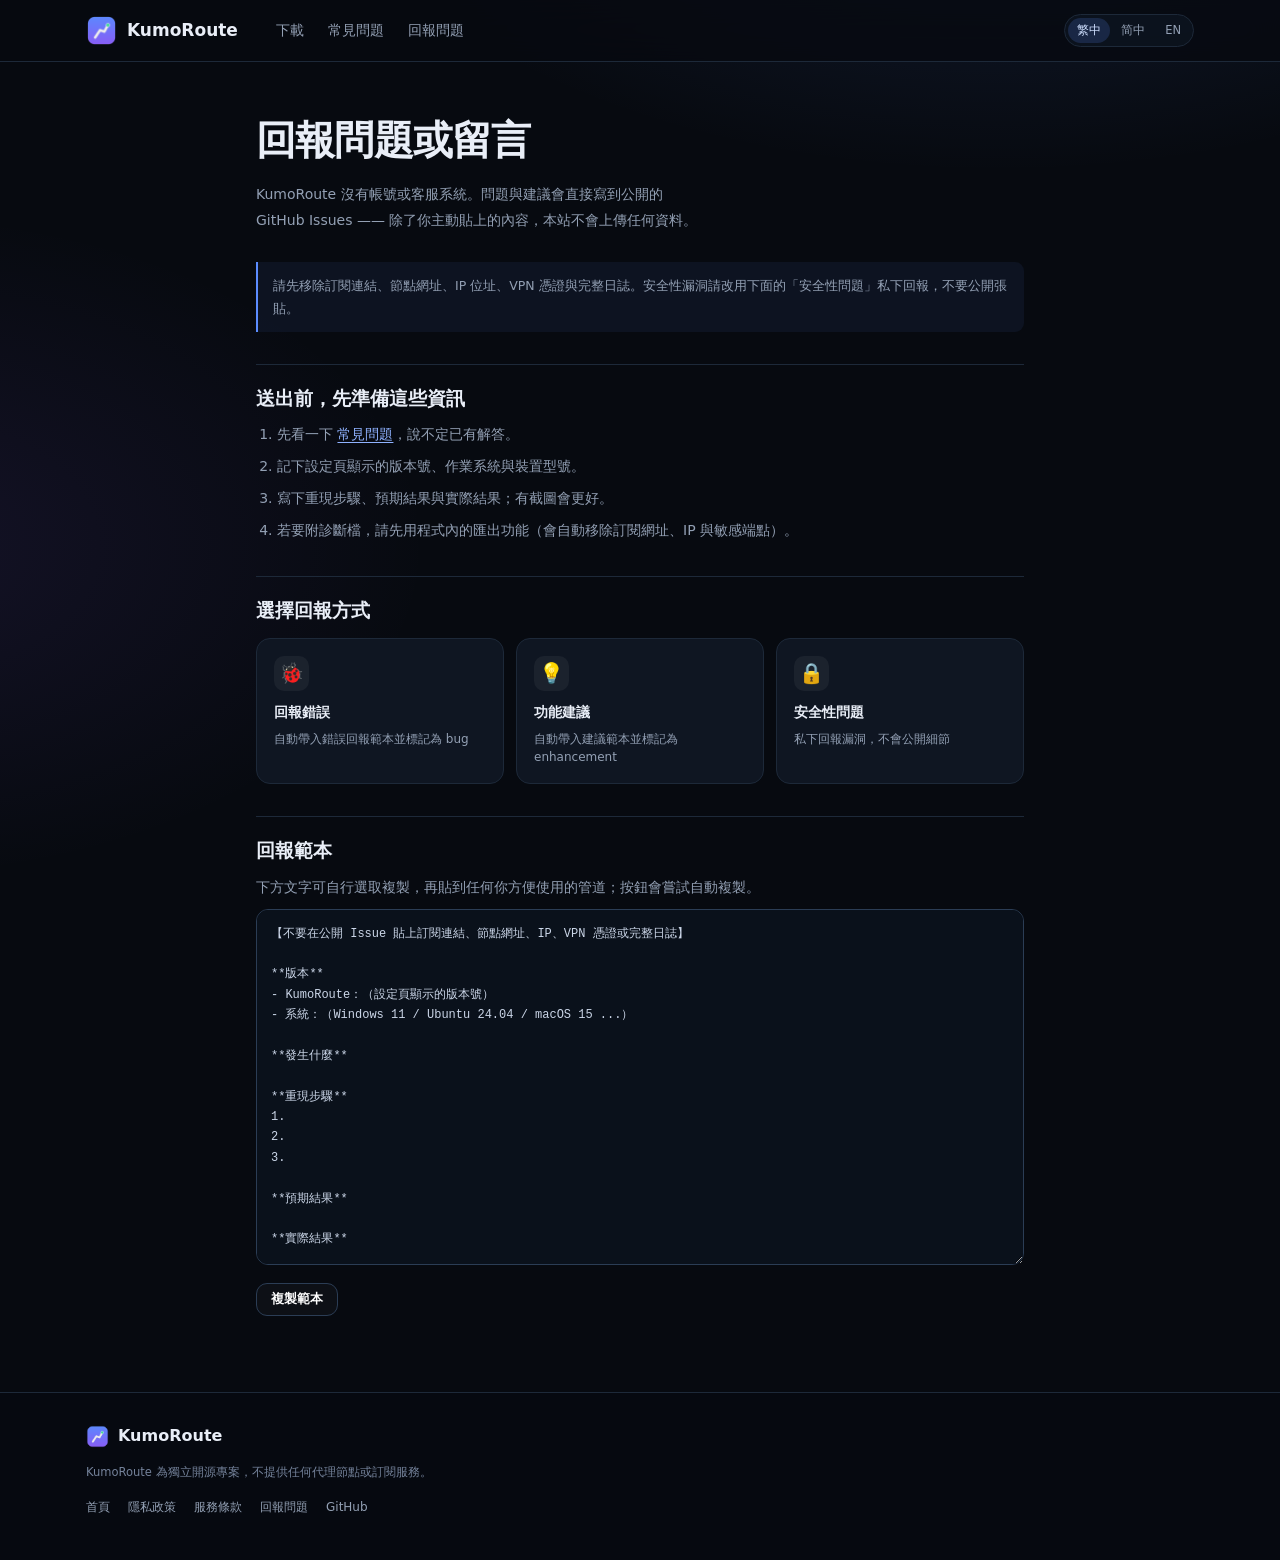
<file: site/feedback.html>
<!DOCTYPE html>
<html lang="zh-Hant">
<head>
<meta charset="utf-8">
<meta http-equiv="Content-Security-Policy" content="default-src 'self'; img-src 'self' data:; style-src 'self' 'sha256-5Kjd6Hv1ZeUT0sB1XVu1yzSafM79+8hqAm3eexYx99c='; script-src 'self'; connect-src 'self'; object-src 'none'; base-uri 'self'; form-action 'none'">
<meta name="viewport" content="width=device-width, initial-scale=1">
<meta name="theme-color" content="#070a10">
<title>回報問題或留言 — KumoRoute</title>
<meta name="description" content="回報 KumoRoute 的問題或提出建議。送出前請先移除訂閱連結、IP 與敏感資訊；內容會寫入公開的 GitHub Issues。">
<link rel="canonical" href="https://cypwlp.github.io/kumoroute/feedback.html">
<link rel="alternate" hreflang="zh-Hant" href="https://cypwlp.github.io/kumoroute/feedback.html">
<link rel="alternate" hreflang="en" href="https://cypwlp.github.io/kumoroute/en/feedback.html">
<link rel="alternate" hreflang="zh-Hans" href="https://cypwlp.github.io/kumoroute/zh-cn/feedback.html">
<link rel="alternate" hreflang="x-default" href="https://cypwlp.github.io/kumoroute/feedback.html">
<link rel="icon" href="assets/icon.png">
<style data-inline-css>:root{--bg:#070a10;--bg2:#0b1018;--card:#0f1622;--line:#1d2939;--line2:#2b3d55;--text:#e9eef7;--muted:#93a0b4;--accent:#5b8cff;--accent2:#8b5cf6;--green:#3ddc97;--amber:#f3c969}*{box-sizing:border-box;margin:0;padding:0}html{scroll-behavior:smooth}body{background:radial-gradient(1100px 580px at 78% -12%,rgba(91,140,255,.16),transparent 62%),radial-gradient(900px 540px at -10% 35%,rgba(139,92,246,.1),transparent 62%),var(--bg);color:var(--text);font-family:"Segoe UI","Microsoft YaHei UI","Microsoft JhengHei UI",system-ui,sans-serif;line-height:1.65;-webkit-font-smoothing:antialiased;overflow-x:clip}a{color:inherit;text-decoration:none}img{max-width:100%;height:auto;display:block}button,a{-webkit-tap-highlight-color:transparent}.nav{position:sticky;top:0;z-index:40;background:rgba(7,10,16,.78);backdrop-filter:blur(16px);border-bottom:1px solid var(--line)}.nav-inner{max-width:1160px;margin:0 auto;display:flex;align-items:center;gap:28px;padding:14px 26px}.brand{display:flex;align-items:center;gap:10px;font-weight:750;font-size:17px}.brand img{width:31px;height:31px;border-radius:9px}.nav-links{display:flex;gap:24px;flex:1;margin-left:10px}.nav-links a{color:var(--muted);font-size:13.5px;transition:color .15s}.nav-links a:hover{color:var(--text)}.lang-switch{display:flex;align-items:center;gap:2px;padding:3px;border:1px solid var(--line);border-radius:999px;background:rgba(15,22,34,.7)}.lang-switch a{padding:3px 9px;border-radius:999px;font-size:11.5px;color:var(--muted);transition:color .15s,background .15s;white-space:nowrap}.lang-switch a:hover{color:var(--text)}.lang-switch a[aria-current="true"]{background:rgba(91,140,255,.18);color:#cfe0ff}.btn{display:inline-flex;align-items:center;justify-content:center;gap:9px;border-radius:11px;border:1px solid var(--line2);padding:10px 18px;font-size:14px;font-weight:600;transition:transform .16s,border-color .16s,filter .16s;white-space:nowrap}.btn:hover{border-color:var(--accent);transform:translateY(-1px)}.btn.small{padding:7px 14px;font-size:12.5px}.btn.big{padding:13px 24px;font-size:15px;border-radius:12px}.btn.primary{background:linear-gradient(135deg,var(--accent),var(--accent2));border:0;color:#fff;box-shadow:0 9px 30px rgba(91,140,255,.32)}.btn.primary:hover{filter:brightness(1.08)}.btn.primary .sub{display:block;font-size:11px;font-weight:400;opacity:.82}.btn.ghost{background:rgba(255,255,255,.025)}.hero{max-width:1160px;margin:0 auto;padding:90px 26px 64px;display:grid;grid-template-columns:1.02fr .98fr;gap:56px;align-items:center}.badge{display:inline-block;font-size:12.5px;color:#b4c2d9;border:1px solid var(--line2);background:rgba(91,140,255,.08);border-radius:999px;padding:5px 13px;margin-bottom:20px}h1{font-size:clamp(38px,5vw,58px);line-height:1.1;letter-spacing:-.02em;font-weight:780}.grad{background:linear-gradient(92deg,#6ea8ff,#a78bfa 60%,#3ddc97);-webkit-background-clip:text;background-clip:text;color:transparent}.lead{color:var(--muted);font-size:16px;margin:20px 0 28px;max-width:540px}.cta{display:flex;gap:12px;flex-wrap:wrap;align-items:center}.trust-row{display:flex;flex-wrap:wrap;gap:8px 18px;margin-top:24px;color:#73829a;font-size:12px}.trust-row span::before{content:"✓";color:var(--green);margin-right:5px}.hero-visual{position:relative;min-width:0}.hero-glow{position:absolute;inset:2% -6%;background:radial-gradient(closest-side,rgba(91,140,255,.25),transparent 74%);filter:blur(30px)}.app-frame{position:relative;z-index:1;overflow:hidden;border:1px solid #33445e;border-radius:17px;background:#0a111b;box-shadow:0 30px 90px rgba(0,0,0,.55);transform:perspective(1200px) rotateY(-3deg) rotateX(2deg)}.window-bar{display:flex;gap:6px;padding:11px 13px;border-bottom:1px solid #1d2939}.window-bar i{width:9px;height:9px;border-radius:50%;background:#33445e}.window-bar i:nth-child(1){background:#ff5f57}.window-bar i:nth-child(2){background:#febc2e}.window-bar i:nth-child(3){background:#28c840}.floating-card{position:absolute;z-index:2;display:flex;flex-direction:column;gap:2px;padding:10px 13px;border:1px solid #33445e;border-radius:11px;background:rgba(15,22,34,.92);box-shadow:0 15px 35px rgba(0,0,0,.35);font-size:11px}.floating-card b{font-size:12px}.floating-card span{color:var(--muted)}.float-a{left:-24px;bottom:45px}.float-b{right:-18px;top:52px}.download-section,.section,.final-cta{max-width:1160px;margin:0 auto;padding:54px 26px 20px}.section-head{display:flex;align-items:end;justify-content:space-between;gap:30px;margin-bottom:26px}.section-head.centered{display:block;max-width:680px;margin:0 auto 30px;text-align:center}.section-head h2{font-size:30px;line-height:1.18;letter-spacing:-.01em}.section-head p{color:var(--muted);font-size:14px;max-width:450px}.section-head.centered p{margin:10px auto 0}.eyebrow{display:inline-block;margin-bottom:8px;color:#91b3ff;font-size:10.5px;font-weight:700;letter-spacing:.14em}.download-grid{display:grid;grid-template-columns:1.15fr 1fr 1fr;gap:14px}.download-card{display:flex;flex-direction:column;min-height:236px;padding:21px;border:1px solid var(--line);border-radius:15px;background:linear-gradient(145deg,rgba(15,22,34,.94),rgba(9,14,22,.94))}.download-card.featured{border-color:rgba(91,140,255,.55);box-shadow:inset 0 0 0 1px rgba(91,140,255,.08),0 16px 50px rgba(91,140,255,.09)}.platform-head{display:flex;align-items:center;gap:11px;margin-bottom:13px}.platform-icon{display:grid;place-items:center;width:37px;height:37px;border-radius:10px;background:rgba(91,140,255,.13);color:#a9c4ff;font-size:20px}.platform-head h3{display:inline;font-size:16px}.pill{display:inline-block;margin-left:7px;padding:2px 7px;border-radius:999px;background:rgba(61,220,151,.12);color:var(--green);font-size:10px;vertical-align:2px}.download-card p{color:var(--muted);font-size:12.5px;flex:1}.download-actions{display:flex;flex-wrap:wrap;gap:8px;margin-top:18px}.download-actions .btn{padding:9px 12px;font-size:12px}.feature-grid{display:grid;grid-template-columns:repeat(3,1fr);gap:14px}.feature-card{position:relative;min-height:230px;padding:20px;border:1px solid var(--line);border-radius:15px;background:var(--card);overflow:hidden}.feature-card::after{content:"";position:absolute;width:120px;height:120px;right:-30px;top:-35px;border-radius:50%;filter:blur(28px);opacity:.35}.accent-blue::after{background:var(--accent)}.accent-violet::after{background:var(--accent2)}.accent-green::after{background:var(--green)}.accent-amber::after{background:var(--amber)}.feature-icon{display:grid;place-items:center;width:35px;height:35px;margin-bottom:19px;border-radius:10px;background:rgba(255,255,255,.05);font-size:18px}.feature-card h3{font-size:16px;margin-bottom:9px}.feature-card p{color:var(--muted);font-size:12.5px}.feature-tag{position:absolute;left:20px;bottom:18px;color:#8090a8;font-size:10px;letter-spacing:.06em;text-transform:uppercase}.workflow-section{padding-top:78px}.steps{display:grid;grid-template-columns:repeat(3,1fr);gap:14px}.step{display:flex;gap:15px;padding:21px;border:1px solid var(--line);border-radius:14px;background:rgba(15,22,34,.62)}.step>b{color:#8fb2ff;font-size:12px;letter-spacing:.08em}.step h3{font-size:15px;margin-bottom:5px}.step p{color:var(--muted);font-size:12.5px}.screenshot-grid{display:grid;grid-template-columns:1.2fr .8fr;gap:14px}.shot-card{overflow:hidden;border:1px solid var(--line);border-radius:15px;background:var(--card)}.shot-card img{width:100%;aspect-ratio:16 / 9;object-fit:cover;object-position:top;background:#0a111b}.shot-card figcaption{display:flex;flex-direction:column;gap:2px;padding:13px 15px 15px;font-size:12.5px}.shot-card figcaption span{color:var(--muted);font-size:11.5px}.faq-section{padding-top:76px}.faq-grid{display:grid;grid-template-columns:1fr 1fr;gap:10px 14px}.faq-grid details{border:1px solid var(--line);border-radius:12px;background:rgba(15,22,34,.62);padding:15px 17px}.faq-grid summary{position:relative;padding-right:24px;cursor:pointer;color:#dce5f4;font-size:13.5px;list-style:none}.faq-grid summary::-webkit-details-marker{display:none}.faq-grid summary::after{content:"+";position:absolute;right:0;top:-1px;color:var(--muted);font-size:17px}.faq-grid details[open] summary::after{content:"–"}.faq-grid details p{color:var(--muted);font-size:12.5px;padding-top:10px}.final-cta{margin-top:72px;margin-bottom:60px;padding-top:30px;padding-bottom:30px;display:flex;align-items:center;justify-content:space-between;gap:24px;border-top:1px solid var(--line);border-bottom:1px solid var(--line)}.final-cta h2{font-size:27px}.final-cta p{margin-top:5px;color:var(--muted);font-size:13px}footer{border-top:1px solid var(--line);background:#060910}.foot-inner{max-width:1160px;margin:0 auto;padding:30px 26px 42px}.foot-brand{display:flex;align-items:center;gap:9px;font-weight:700;margin-bottom:12px}.foot-brand img{width:23px;height:23px;border-radius:6px}.disclaimer{max-width:900px;color:#74829a;font-size:11.5px;line-height:1.8}.foot-links{display:flex;flex-wrap:wrap;gap:18px;margin-top:16px;color:var(--muted);font-size:12px}.foot-links a:hover{color:var(--text)}@media (max-width:960px){.nav-links{display:none}.hero{grid-template-columns:1fr;gap:46px;padding-top:64px}.hero-visual{max-width:720px}.download-grid,.feature-grid{grid-template-columns:1fr 1fr}.feature-grid{gap:12px}.steps{grid-template-columns:1fr}.screenshot-grid{grid-template-columns:1fr}.shot-card img{aspect-ratio:16 / 8}}@media (max-width:620px){.nav-inner{padding:12px 18px}.nav-inner{gap:14px}.lang-switch a{padding:3px 7px;font-size:11px}.nav-links{display:none}.hero,.download-section,.section,.final-cta{padding-left:18px;padding-right:18px}.hero{padding-top:50px}.section-head{display:block}.section-head p{margin-top:9px}.download-grid,.feature-grid,.faq-grid{grid-template-columns:1fr}.final-cta{align-items:flex-start;flex-direction:column}.floating-card{display:none}.app-frame{transform:none}.download-actions .btn{flex:1}}:root{color-scheme:dark}picture{display:contents}[id]{scroll-margin-top:84px}a:focus-visible,summary:focus-visible,.btn:focus-visible{outline:2px solid #7aa8ff;outline-offset:3px;border-radius:8px}h1,h2,.lead,.section-head p{text-wrap:balance}h3,.feature-card p,.download-card p,.faq-grid details p{text-wrap:pretty}@media (prefers-reduced-motion:no-preference){@view-transition{navigation:auto}}@media (prefers-reduced-motion:reduce){html{scroll-behavior:auto}*,*::before,*::after{transition-duration:.01ms !important;animation-duration:.01ms !important}}.skip{position:absolute;left:12px;top:-48px;z-index:60;padding:9px 14px;border-radius:10px;background:#16233a;border:1px solid var(--accent);font-size:13px;transition:top .16s}.skip:focus{top:12px}@supports (interpolate-size:allow-keywords){:root{interpolate-size:allow-keywords}.faq-grid details::details-content{block-size:0;overflow:hidden;transition:block-size .22s ease,content-visibility .22s allow-discrete}.faq-grid details[open]::details-content{block-size:auto}}@media (prefers-reduced-motion:no-preference){@supports (view-transition-name:hero){.app-frame{view-transition-name:hero}.hero-copy h1{view-transition-name:headline}}}.legal-page{max-width:820px;margin:0 auto;padding:56px 26px 76px}.legal-page h1{font-size:clamp(28px,4vw,40px);margin-bottom:6px}.legal-page h2{font-size:19px;margin:32px 0 8px;padding-top:18px;border-top:1px solid var(--line)}.legal-page p,.legal-page li{color:var(--muted);font-size:14px;line-height:1.85}.legal-page ul{padding-left:21px;margin:8px 0}.legal-page li{list-style:disc;margin:4px 0}.legal-page code{padding:2px 6px;border-radius:5px;background:rgba(255,255,255,.06);font-size:.92em}.legal-page a{color:#8fb2ff;text-decoration:underline;text-underline-offset:3px}.legal-note{margin:18px 0 4px;padding:12px 15px;border-left:2px solid var(--accent);background:rgba(91,140,255,.07);border-radius:0 9px 9px 0;font-size:12.5px !important}.legal-nav{flex:0 1 auto;margin-left:auto}.feedback-grid{display:grid;grid-template-columns:repeat(3,1fr);gap:12px;margin:12px 0 8px}.feedback-card{display:flex;flex-direction:column;gap:6px;min-height:134px;padding:17px;border:1px solid var(--line);border-radius:14px;background:var(--card);transition:border-color .16s,transform .16s}.feedback-card:hover{border-color:var(--accent);transform:translateY(-2px)}.feedback-card .feature-icon{margin-bottom:4px;font-size:20px}.feedback-card b{font-size:14px}.feedback-card>span:last-child{color:var(--muted);font-size:12px;line-height:1.5}.feedback-steps{padding-left:21px;margin:6px 0}.feedback-steps li{list-style:decimal;margin:6px 0}.report-template{width:100%;margin-top:8px;padding:14px;resize:vertical;border:1px solid var(--line2);border-radius:12px;background:#0a111b;color:#cbd6e8;font:12px/1.7 ui-monospace,SFMono-Regular,Consolas,monospace}.report-template:focus{outline:2px solid var(--accent);outline-offset:2px}.feedback-actions{display:flex;align-items:center;gap:12px;margin-top:10px}.copy-status{color:var(--green);font-size:12px}@media (max-width:960px){.feedback-grid{grid-template-columns:1fr}}.legal-page .feedback-card,.legal-page .feedback-card b,.legal-page .feedback-card span{color:inherit;text-decoration:none}.legal-page .feedback-card>span:last-child{color:var(--muted)}.mirror-note{margin-top:16px;color:var(--muted);font-size:12px}.mirror-note a{color:#8fb2ff;text-decoration:underline;text-underline-offset:2px}</style>
</head>
<body>
<a class="skip" href="#main">跳至主要內容</a>
<header class="nav"><div class="nav-inner"><a class="brand" href="./"><img src="assets/icon.png" alt="KumoRoute" width="256" height="256" decoding="async"><span>KumoRoute</span></a><nav class="nav-links" aria-label="主導覽"><a href="./#download">下載</a><a href="./#faq">常見問題</a><a href="./feedback.html" aria-current="page">回報問題</a></nav><nav class="lang-switch" aria-label="語言"><a href="feedback.html" hreflang="zh-Hant" lang="zh-Hant" aria-current="true">繁中</a><a href="zh-cn/feedback.html" hreflang="zh-Hans" lang="zh-Hans" aria-current="false">简中</a><a href="en/feedback.html" hreflang="en" lang="en" aria-current="false">EN</a></nav></div></header>
<main class="legal-page" id="main" tabindex="-1">
<h1>回報問題或留言</h1>
<p class="lead">KumoRoute 沒有帳號或客服系統。問題與建議會直接寫到公開的 GitHub Issues —— 除了你主動貼上的內容，本站不會上傳任何資料。</p>
<p class="legal-note">請先移除訂閱連結、節點網址、IP 位址、VPN 憑證與完整日誌。安全性漏洞請改用下面的「安全性問題」私下回報，不要公開張貼。</p>
<h2>送出前，先準備這些資訊</h2>
<ol class="feedback-steps"><li>先看一下 <a href="./#faq">常見問題</a>，說不定已有解答。</li><li>記下設定頁顯示的版本號、作業系統與裝置型號。</li><li>寫下重現步驟、預期結果與實際結果；有截圖會更好。</li><li>若要附診斷檔，請先用程式內的匯出功能（會自動移除訂閱網址、IP 與敏感端點）。</li></ol>
<h2>選擇回報方式</h2>
<div class="feedback-grid">
<a class="feedback-card" href="https://github.com/cypwlp/kumoroute/issues/new?title=%5BBug%5D%20&amp;body=%E3%80%90%E4%B8%8D%E8%A6%81%E5%9C%A8%E5%85%AC%E9%96%8B%20Issue%20%E8%B2%BC%E4%B8%8A%E8%A8%82%E9%96%B1%E9%80%A3%E7%B5%90%E3%80%81%E7%AF%80%E9%BB%9E%E7%B6%B2%E5%9D%80%E3%80%81IP%E3%80%81VPN%20%E6%86%91%E8%AD%89%E6%88%96%E5%AE%8C%E6%95%B4%E6%97%A5%E8%AA%8C%E3%80%91%0A%0A%2A%2A%E7%89%88%E6%9C%AC%2A%2A%0A-%20KumoRoute%EF%BC%9A%EF%BC%88%E8%A8%AD%E5%AE%9A%E9%A0%81%E9%A1%AF%E7%A4%BA%E7%9A%84%E7%89%88%E6%9C%AC%E8%99%9F%EF%BC%89%0A-%20%E7%B3%BB%E7%B5%B1%EF%BC%9A%EF%BC%88Windows%2011%20%2F%20Ubuntu%2024.04%20%2F%20macOS%2015%20...%EF%BC%89%0A%0A%2A%2A%E7%99%BC%E7%94%9F%E4%BB%80%E9%BA%BC%2A%2A%0A%0A%2A%2A%E9%87%8D%E7%8F%BE%E6%AD%A5%E9%A9%9F%2A%2A%0A1.%0A2.%0A3.%0A%0A%2A%2A%E9%A0%90%E6%9C%9F%E7%B5%90%E6%9E%9C%2A%2A%0A%0A%2A%2A%E5%AF%A6%E9%9A%9B%E7%B5%90%E6%9E%9C%2A%2A%0A%0A%2A%2A%E5%B7%B2%E5%98%97%E8%A9%A6%E9%81%8E%E7%9A%84%E6%96%B9%E6%B3%95%2A%2A%0A%0A%2A%2A%E8%A8%BA%E6%96%B7%E8%B3%87%E8%A8%8A%2A%2A%0A%EF%BC%88%E8%8B%A5%E5%B7%B2%E5%8C%AF%E5%87%BA%E8%A8%BA%E6%96%B7%E6%AA%94%EF%BC%8C%E7%A2%BA%E8%AA%8D%E5%B7%B2%E5%8E%BB%E8%AD%98%E5%88%A5%E5%8C%96%E5%BE%8C%E5%86%8D%E9%99%84%E4%B8%8A%EF%BC%9B%E4%B9%9F%E5%8F%AF%E5%8F%AA%E8%B2%BC%E7%9B%B8%E9%97%9C%E7%89%87%E6%AE%B5%EF%BC%89%0A%0A%2A%2A%E9%99%84%E5%8A%A0%E6%AA%94%E6%A1%88%2A%2A%0A%EF%BC%88%E6%88%AA%E5%9C%96%20%2F%20%E5%8E%BB%E8%AD%98%E5%88%A5%E5%8C%96%E6%97%A5%E8%AA%8C%EF%BC%89&amp;labels=bug" target="_blank" rel="noopener"><span class="feature-icon">🐞</span><b>回報錯誤</b><span>自動帶入錯誤回報範本並標記為 bug</span></a>
<a class="feedback-card" href="https://github.com/cypwlp/kumoroute/issues/new?title=%5B%E5%BB%BA%E8%AD%B0%5D%20&amp;body=%E3%80%90%E4%B8%8D%E8%A6%81%E5%9C%A8%E5%85%AC%E9%96%8B%20Issue%20%E8%B2%BC%E4%B8%8A%E8%A8%82%E9%96%B1%E9%80%A3%E7%B5%90%E3%80%81%E7%AF%80%E9%BB%9E%E7%B6%B2%E5%9D%80%E3%80%81IP%E3%80%81VPN%20%E6%86%91%E8%AD%89%E6%88%96%E5%AE%8C%E6%95%B4%E6%97%A5%E8%AA%8C%E3%80%91%0A%0A%2A%2A%E7%89%88%E6%9C%AC%2A%2A%0A-%20KumoRoute%EF%BC%9A%EF%BC%88%E8%A8%AD%E5%AE%9A%E9%A0%81%E9%A1%AF%E7%A4%BA%E7%9A%84%E7%89%88%E6%9C%AC%E8%99%9F%EF%BC%89%0A-%20%E7%B3%BB%E7%B5%B1%EF%BC%9A%EF%BC%88Windows%2011%20%2F%20Ubuntu%2024.04%20%2F%20macOS%2015%20...%EF%BC%89%0A%0A%2A%2A%E7%99%BC%E7%94%9F%E4%BB%80%E9%BA%BC%2A%2A%0A%0A%2A%2A%E9%87%8D%E7%8F%BE%E6%AD%A5%E9%A9%9F%2A%2A%0A1.%0A2.%0A3.%0A%0A%2A%2A%E9%A0%90%E6%9C%9F%E7%B5%90%E6%9E%9C%2A%2A%0A%0A%2A%2A%E5%AF%A6%E9%9A%9B%E7%B5%90%E6%9E%9C%2A%2A%0A%0A%2A%2A%E5%B7%B2%E5%98%97%E8%A9%A6%E9%81%8E%E7%9A%84%E6%96%B9%E6%B3%95%2A%2A%0A%0A%2A%2A%E8%A8%BA%E6%96%B7%E8%B3%87%E8%A8%8A%2A%2A%0A%EF%BC%88%E8%8B%A5%E5%B7%B2%E5%8C%AF%E5%87%BA%E8%A8%BA%E6%96%B7%E6%AA%94%EF%BC%8C%E7%A2%BA%E8%AA%8D%E5%B7%B2%E5%8E%BB%E8%AD%98%E5%88%A5%E5%8C%96%E5%BE%8C%E5%86%8D%E9%99%84%E4%B8%8A%EF%BC%9B%E4%B9%9F%E5%8F%AF%E5%8F%AA%E8%B2%BC%E7%9B%B8%E9%97%9C%E7%89%87%E6%AE%B5%EF%BC%89%0A%0A%2A%2A%E9%99%84%E5%8A%A0%E6%AA%94%E6%A1%88%2A%2A%0A%EF%BC%88%E6%88%AA%E5%9C%96%20%2F%20%E5%8E%BB%E8%AD%98%E5%88%A5%E5%8C%96%E6%97%A5%E8%AA%8C%EF%BC%89&amp;labels=enhancement" target="_blank" rel="noopener"><span class="feature-icon">💡</span><b>功能建議</b><span>自動帶入建議範本並標記為 enhancement</span></a>
<a class="feedback-card" href="https://github.com/cypwlp/kumoroute/security/advisories/new" target="_blank" rel="noopener"><span class="feature-icon">🔒</span><b>安全性問題</b><span>私下回報漏洞，不會公開細節</span></a>
</div>
<h2>回報範本</h2>
<p>下方文字可自行選取複製，再貼到任何你方便使用的管道；按鈕會嘗試自動複製。</p>
<textarea id="report-template" class="report-template" rows="16" spellcheck="false" readonly>【不要在公開 Issue 貼上訂閱連結、節點網址、IP、VPN 憑證或完整日誌】

**版本**
- KumoRoute：（設定頁顯示的版本號）
- 系統：（Windows 11 / Ubuntu 24.04 / macOS 15 ...）

**發生什麼**

**重現步驟**
1.
2.
3.

**預期結果**

**實際結果**

**已嘗試過的方法**

**診斷資訊**
（若已匯出診斷檔，確認已去識別化後再附上；也可只貼相關片段）

**附加檔案**
（截圖 / 去識別化日誌）</textarea>
<div class="feedback-actions"><button class="btn ghost small" id="copy-template" type="button" data-copied="已複製" data-select="已選取，請按 Ctrl+C">複製範本</button><span class="copy-status" id="copy-status" role="status" aria-live="polite"></span></div>
</main>
<footer><div class="foot-inner"><div class="foot-brand"><img src="assets/icon.png" alt="" width="256" height="256" decoding="async"><span>KumoRoute</span></div><p class="disclaimer">KumoRoute 為獨立開源專案，不提供任何代理節點或訂閱服務。</p><p class="foot-links"><a href="./">首頁</a><a href="privacy.html">隱私政策</a><a href="terms.html">服務條款</a><a href="feedback.html">回報問題</a><a href="https://github.com/cypwlp/kumoroute">GitHub</a></p></div></footer>
<script src="app.js"></script>
</body>
</html>
</file>
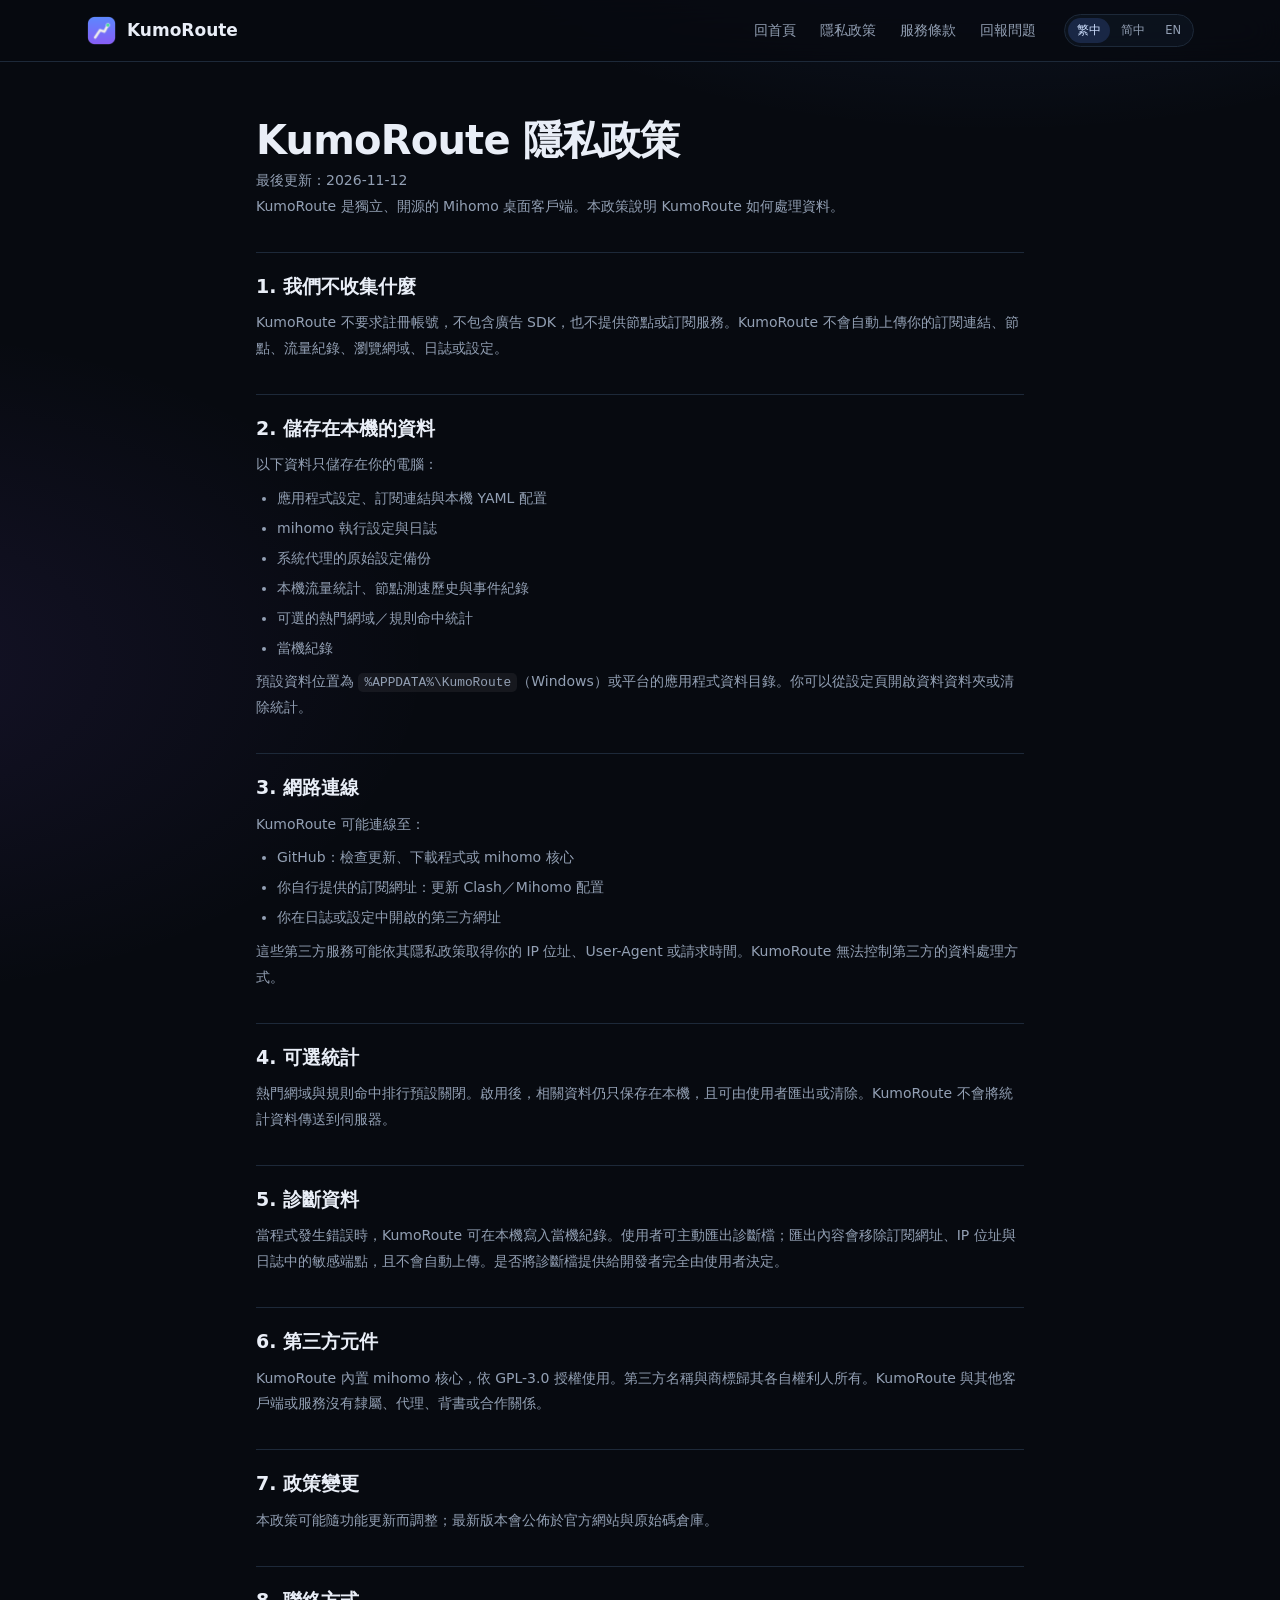
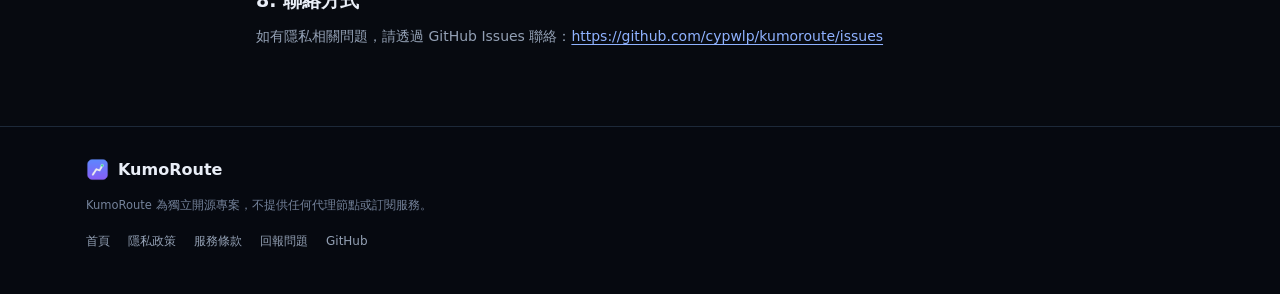
<file: site/privacy.html>
<!DOCTYPE html>
<html lang="zh-Hant">
<head>
<meta charset="utf-8">
<meta http-equiv="Content-Security-Policy" content="default-src 'self'; img-src 'self' data:; style-src 'self' 'sha256-5Kjd6Hv1ZeUT0sB1XVu1yzSafM79+8hqAm3eexYx99c='; script-src 'self'; connect-src 'self'; object-src 'none'; base-uri 'self'; form-action 'none'">
<meta name="viewport" content="width=device-width, initial-scale=1">
<meta name="theme-color" content="#0b0e14">
<title>KumoRoute 隱私政策 — KumoRoute</title>
<meta name="description" content="KumoRoute 隱私政策。">
<link rel="canonical" href="https://cypwlp.github.io/kumoroute/privacy.html">
<link rel="alternate" hreflang="zh-Hant" href="https://cypwlp.github.io/kumoroute/privacy.html">
<link rel="alternate" hreflang="zh-Hans" href="https://cypwlp.github.io/kumoroute/zh-cn/privacy.html">
<link rel="alternate" hreflang="en" href="https://cypwlp.github.io/kumoroute/en/privacy.html">
<link rel="alternate" hreflang="x-default" href="https://cypwlp.github.io/kumoroute/privacy.html">
<link rel="icon" href="assets/icon.png">
<style data-inline-css>:root{--bg:#070a10;--bg2:#0b1018;--card:#0f1622;--line:#1d2939;--line2:#2b3d55;--text:#e9eef7;--muted:#93a0b4;--accent:#5b8cff;--accent2:#8b5cf6;--green:#3ddc97;--amber:#f3c969}*{box-sizing:border-box;margin:0;padding:0}html{scroll-behavior:smooth}body{background:radial-gradient(1100px 580px at 78% -12%,rgba(91,140,255,.16),transparent 62%),radial-gradient(900px 540px at -10% 35%,rgba(139,92,246,.1),transparent 62%),var(--bg);color:var(--text);font-family:"Segoe UI","Microsoft YaHei UI","Microsoft JhengHei UI",system-ui,sans-serif;line-height:1.65;-webkit-font-smoothing:antialiased;overflow-x:clip}a{color:inherit;text-decoration:none}img{max-width:100%;height:auto;display:block}button,a{-webkit-tap-highlight-color:transparent}.nav{position:sticky;top:0;z-index:40;background:rgba(7,10,16,.78);backdrop-filter:blur(16px);border-bottom:1px solid var(--line)}.nav-inner{max-width:1160px;margin:0 auto;display:flex;align-items:center;gap:28px;padding:14px 26px}.brand{display:flex;align-items:center;gap:10px;font-weight:750;font-size:17px}.brand img{width:31px;height:31px;border-radius:9px}.nav-links{display:flex;gap:24px;flex:1;margin-left:10px}.nav-links a{color:var(--muted);font-size:13.5px;transition:color .15s}.nav-links a:hover{color:var(--text)}.lang-switch{display:flex;align-items:center;gap:2px;padding:3px;border:1px solid var(--line);border-radius:999px;background:rgba(15,22,34,.7)}.lang-switch a{padding:3px 9px;border-radius:999px;font-size:11.5px;color:var(--muted);transition:color .15s,background .15s;white-space:nowrap}.lang-switch a:hover{color:var(--text)}.lang-switch a[aria-current="true"]{background:rgba(91,140,255,.18);color:#cfe0ff}.btn{display:inline-flex;align-items:center;justify-content:center;gap:9px;border-radius:11px;border:1px solid var(--line2);padding:10px 18px;font-size:14px;font-weight:600;transition:transform .16s,border-color .16s,filter .16s;white-space:nowrap}.btn:hover{border-color:var(--accent);transform:translateY(-1px)}.btn.small{padding:7px 14px;font-size:12.5px}.btn.big{padding:13px 24px;font-size:15px;border-radius:12px}.btn.primary{background:linear-gradient(135deg,var(--accent),var(--accent2));border:0;color:#fff;box-shadow:0 9px 30px rgba(91,140,255,.32)}.btn.primary:hover{filter:brightness(1.08)}.btn.primary .sub{display:block;font-size:11px;font-weight:400;opacity:.82}.btn.ghost{background:rgba(255,255,255,.025)}.hero{max-width:1160px;margin:0 auto;padding:90px 26px 64px;display:grid;grid-template-columns:1.02fr .98fr;gap:56px;align-items:center}.badge{display:inline-block;font-size:12.5px;color:#b4c2d9;border:1px solid var(--line2);background:rgba(91,140,255,.08);border-radius:999px;padding:5px 13px;margin-bottom:20px}h1{font-size:clamp(38px,5vw,58px);line-height:1.1;letter-spacing:-.02em;font-weight:780}.grad{background:linear-gradient(92deg,#6ea8ff,#a78bfa 60%,#3ddc97);-webkit-background-clip:text;background-clip:text;color:transparent}.lead{color:var(--muted);font-size:16px;margin:20px 0 28px;max-width:540px}.cta{display:flex;gap:12px;flex-wrap:wrap;align-items:center}.trust-row{display:flex;flex-wrap:wrap;gap:8px 18px;margin-top:24px;color:#73829a;font-size:12px}.trust-row span::before{content:"✓";color:var(--green);margin-right:5px}.hero-visual{position:relative;min-width:0}.hero-glow{position:absolute;inset:2% -6%;background:radial-gradient(closest-side,rgba(91,140,255,.25),transparent 74%);filter:blur(30px)}.app-frame{position:relative;z-index:1;overflow:hidden;border:1px solid #33445e;border-radius:17px;background:#0a111b;box-shadow:0 30px 90px rgba(0,0,0,.55);transform:perspective(1200px) rotateY(-3deg) rotateX(2deg)}.window-bar{display:flex;gap:6px;padding:11px 13px;border-bottom:1px solid #1d2939}.window-bar i{width:9px;height:9px;border-radius:50%;background:#33445e}.window-bar i:nth-child(1){background:#ff5f57}.window-bar i:nth-child(2){background:#febc2e}.window-bar i:nth-child(3){background:#28c840}.floating-card{position:absolute;z-index:2;display:flex;flex-direction:column;gap:2px;padding:10px 13px;border:1px solid #33445e;border-radius:11px;background:rgba(15,22,34,.92);box-shadow:0 15px 35px rgba(0,0,0,.35);font-size:11px}.floating-card b{font-size:12px}.floating-card span{color:var(--muted)}.float-a{left:-24px;bottom:45px}.float-b{right:-18px;top:52px}.download-section,.section,.final-cta{max-width:1160px;margin:0 auto;padding:54px 26px 20px}.section-head{display:flex;align-items:end;justify-content:space-between;gap:30px;margin-bottom:26px}.section-head.centered{display:block;max-width:680px;margin:0 auto 30px;text-align:center}.section-head h2{font-size:30px;line-height:1.18;letter-spacing:-.01em}.section-head p{color:var(--muted);font-size:14px;max-width:450px}.section-head.centered p{margin:10px auto 0}.eyebrow{display:inline-block;margin-bottom:8px;color:#91b3ff;font-size:10.5px;font-weight:700;letter-spacing:.14em}.download-grid{display:grid;grid-template-columns:1.15fr 1fr 1fr;gap:14px}.download-card{display:flex;flex-direction:column;min-height:236px;padding:21px;border:1px solid var(--line);border-radius:15px;background:linear-gradient(145deg,rgba(15,22,34,.94),rgba(9,14,22,.94))}.download-card.featured{border-color:rgba(91,140,255,.55);box-shadow:inset 0 0 0 1px rgba(91,140,255,.08),0 16px 50px rgba(91,140,255,.09)}.platform-head{display:flex;align-items:center;gap:11px;margin-bottom:13px}.platform-icon{display:grid;place-items:center;width:37px;height:37px;border-radius:10px;background:rgba(91,140,255,.13);color:#a9c4ff;font-size:20px}.platform-head h3{display:inline;font-size:16px}.pill{display:inline-block;margin-left:7px;padding:2px 7px;border-radius:999px;background:rgba(61,220,151,.12);color:var(--green);font-size:10px;vertical-align:2px}.download-card p{color:var(--muted);font-size:12.5px;flex:1}.download-actions{display:flex;flex-wrap:wrap;gap:8px;margin-top:18px}.download-actions .btn{padding:9px 12px;font-size:12px}.feature-grid{display:grid;grid-template-columns:repeat(3,1fr);gap:14px}.feature-card{position:relative;min-height:230px;padding:20px;border:1px solid var(--line);border-radius:15px;background:var(--card);overflow:hidden}.feature-card::after{content:"";position:absolute;width:120px;height:120px;right:-30px;top:-35px;border-radius:50%;filter:blur(28px);opacity:.35}.accent-blue::after{background:var(--accent)}.accent-violet::after{background:var(--accent2)}.accent-green::after{background:var(--green)}.accent-amber::after{background:var(--amber)}.feature-icon{display:grid;place-items:center;width:35px;height:35px;margin-bottom:19px;border-radius:10px;background:rgba(255,255,255,.05);font-size:18px}.feature-card h3{font-size:16px;margin-bottom:9px}.feature-card p{color:var(--muted);font-size:12.5px}.feature-tag{position:absolute;left:20px;bottom:18px;color:#8090a8;font-size:10px;letter-spacing:.06em;text-transform:uppercase}.workflow-section{padding-top:78px}.steps{display:grid;grid-template-columns:repeat(3,1fr);gap:14px}.step{display:flex;gap:15px;padding:21px;border:1px solid var(--line);border-radius:14px;background:rgba(15,22,34,.62)}.step>b{color:#8fb2ff;font-size:12px;letter-spacing:.08em}.step h3{font-size:15px;margin-bottom:5px}.step p{color:var(--muted);font-size:12.5px}.screenshot-grid{display:grid;grid-template-columns:1.2fr .8fr;gap:14px}.shot-card{overflow:hidden;border:1px solid var(--line);border-radius:15px;background:var(--card)}.shot-card img{width:100%;aspect-ratio:16 / 9;object-fit:cover;object-position:top;background:#0a111b}.shot-card figcaption{display:flex;flex-direction:column;gap:2px;padding:13px 15px 15px;font-size:12.5px}.shot-card figcaption span{color:var(--muted);font-size:11.5px}.faq-section{padding-top:76px}.faq-grid{display:grid;grid-template-columns:1fr 1fr;gap:10px 14px}.faq-grid details{border:1px solid var(--line);border-radius:12px;background:rgba(15,22,34,.62);padding:15px 17px}.faq-grid summary{position:relative;padding-right:24px;cursor:pointer;color:#dce5f4;font-size:13.5px;list-style:none}.faq-grid summary::-webkit-details-marker{display:none}.faq-grid summary::after{content:"+";position:absolute;right:0;top:-1px;color:var(--muted);font-size:17px}.faq-grid details[open] summary::after{content:"–"}.faq-grid details p{color:var(--muted);font-size:12.5px;padding-top:10px}.final-cta{margin-top:72px;margin-bottom:60px;padding-top:30px;padding-bottom:30px;display:flex;align-items:center;justify-content:space-between;gap:24px;border-top:1px solid var(--line);border-bottom:1px solid var(--line)}.final-cta h2{font-size:27px}.final-cta p{margin-top:5px;color:var(--muted);font-size:13px}footer{border-top:1px solid var(--line);background:#060910}.foot-inner{max-width:1160px;margin:0 auto;padding:30px 26px 42px}.foot-brand{display:flex;align-items:center;gap:9px;font-weight:700;margin-bottom:12px}.foot-brand img{width:23px;height:23px;border-radius:6px}.disclaimer{max-width:900px;color:#74829a;font-size:11.5px;line-height:1.8}.foot-links{display:flex;flex-wrap:wrap;gap:18px;margin-top:16px;color:var(--muted);font-size:12px}.foot-links a:hover{color:var(--text)}@media (max-width:960px){.nav-links{display:none}.hero{grid-template-columns:1fr;gap:46px;padding-top:64px}.hero-visual{max-width:720px}.download-grid,.feature-grid{grid-template-columns:1fr 1fr}.feature-grid{gap:12px}.steps{grid-template-columns:1fr}.screenshot-grid{grid-template-columns:1fr}.shot-card img{aspect-ratio:16 / 8}}@media (max-width:620px){.nav-inner{padding:12px 18px}.nav-inner{gap:14px}.lang-switch a{padding:3px 7px;font-size:11px}.nav-links{display:none}.hero,.download-section,.section,.final-cta{padding-left:18px;padding-right:18px}.hero{padding-top:50px}.section-head{display:block}.section-head p{margin-top:9px}.download-grid,.feature-grid,.faq-grid{grid-template-columns:1fr}.final-cta{align-items:flex-start;flex-direction:column}.floating-card{display:none}.app-frame{transform:none}.download-actions .btn{flex:1}}:root{color-scheme:dark}picture{display:contents}[id]{scroll-margin-top:84px}a:focus-visible,summary:focus-visible,.btn:focus-visible{outline:2px solid #7aa8ff;outline-offset:3px;border-radius:8px}h1,h2,.lead,.section-head p{text-wrap:balance}h3,.feature-card p,.download-card p,.faq-grid details p{text-wrap:pretty}@media (prefers-reduced-motion:no-preference){@view-transition{navigation:auto}}@media (prefers-reduced-motion:reduce){html{scroll-behavior:auto}*,*::before,*::after{transition-duration:.01ms !important;animation-duration:.01ms !important}}.skip{position:absolute;left:12px;top:-48px;z-index:60;padding:9px 14px;border-radius:10px;background:#16233a;border:1px solid var(--accent);font-size:13px;transition:top .16s}.skip:focus{top:12px}@supports (interpolate-size:allow-keywords){:root{interpolate-size:allow-keywords}.faq-grid details::details-content{block-size:0;overflow:hidden;transition:block-size .22s ease,content-visibility .22s allow-discrete}.faq-grid details[open]::details-content{block-size:auto}}@media (prefers-reduced-motion:no-preference){@supports (view-transition-name:hero){.app-frame{view-transition-name:hero}.hero-copy h1{view-transition-name:headline}}}.legal-page{max-width:820px;margin:0 auto;padding:56px 26px 76px}.legal-page h1{font-size:clamp(28px,4vw,40px);margin-bottom:6px}.legal-page h2{font-size:19px;margin:32px 0 8px;padding-top:18px;border-top:1px solid var(--line)}.legal-page p,.legal-page li{color:var(--muted);font-size:14px;line-height:1.85}.legal-page ul{padding-left:21px;margin:8px 0}.legal-page li{list-style:disc;margin:4px 0}.legal-page code{padding:2px 6px;border-radius:5px;background:rgba(255,255,255,.06);font-size:.92em}.legal-page a{color:#8fb2ff;text-decoration:underline;text-underline-offset:3px}.legal-note{margin:18px 0 4px;padding:12px 15px;border-left:2px solid var(--accent);background:rgba(91,140,255,.07);border-radius:0 9px 9px 0;font-size:12.5px !important}.legal-nav{flex:0 1 auto;margin-left:auto}.feedback-grid{display:grid;grid-template-columns:repeat(3,1fr);gap:12px;margin:12px 0 8px}.feedback-card{display:flex;flex-direction:column;gap:6px;min-height:134px;padding:17px;border:1px solid var(--line);border-radius:14px;background:var(--card);transition:border-color .16s,transform .16s}.feedback-card:hover{border-color:var(--accent);transform:translateY(-2px)}.feedback-card .feature-icon{margin-bottom:4px;font-size:20px}.feedback-card b{font-size:14px}.feedback-card>span:last-child{color:var(--muted);font-size:12px;line-height:1.5}.feedback-steps{padding-left:21px;margin:6px 0}.feedback-steps li{list-style:decimal;margin:6px 0}.report-template{width:100%;margin-top:8px;padding:14px;resize:vertical;border:1px solid var(--line2);border-radius:12px;background:#0a111b;color:#cbd6e8;font:12px/1.7 ui-monospace,SFMono-Regular,Consolas,monospace}.report-template:focus{outline:2px solid var(--accent);outline-offset:2px}.feedback-actions{display:flex;align-items:center;gap:12px;margin-top:10px}.copy-status{color:var(--green);font-size:12px}@media (max-width:960px){.feedback-grid{grid-template-columns:1fr}}.legal-page .feedback-card,.legal-page .feedback-card b,.legal-page .feedback-card span{color:inherit;text-decoration:none}.legal-page .feedback-card>span:last-child{color:var(--muted)}.mirror-note{margin-top:16px;color:var(--muted);font-size:12px}.mirror-note a{color:#8fb2ff;text-decoration:underline;text-underline-offset:2px}</style>
</head>
<body>
<a class="skip" href="#main">跳至主要內容</a>
<header class="nav"><div class="nav-inner"><a class="brand" href="./"><img src="assets/icon.png" alt="KumoRoute" width="256" height="256" decoding="async"><span>KumoRoute</span></a><nav class="nav-links legal-nav"><a href="./">回首頁</a><a href="privacy.html">隱私政策</a><a href="terms.html">服務條款</a><a href="feedback.html">回報問題</a></nav><nav class="lang-switch" aria-label="語言"><a href="privacy.html" hreflang="zh-Hant" lang="zh-Hant" aria-current="true">繁中</a><a href="zh-cn/privacy.html" hreflang="zh-Hans" lang="zh-Hans">简中</a><a href="en/privacy.html" hreflang="en" lang="en">EN</a></nav></div></header>
<main class="legal-page" id="main" tabindex="-1">
<h1>KumoRoute 隱私政策</h1>
<p>最後更新：2026-11-12</p>
<p>KumoRoute 是獨立、開源的 Mihomo 桌面客戶端。本政策說明 KumoRoute 如何處理資料。</p>
<h2>1. 我們不收集什麼</h2>
<p>KumoRoute 不要求註冊帳號，不包含廣告 SDK，也不提供節點或訂閱服務。KumoRoute 不會自動上傳你的訂閱連結、節點、流量紀錄、瀏覽網域、日誌或設定。</p>
<h2>2. 儲存在本機的資料</h2>
<p>以下資料只儲存在你的電腦：</p>
<ul>
<li>應用程式設定、訂閱連結與本機 YAML 配置</li>
<li>mihomo 執行設定與日誌</li>
<li>系統代理的原始設定備份</li>
<li>本機流量統計、節點測速歷史與事件紀錄</li>
<li>可選的熱門網域／規則命中統計</li>
<li>當機紀錄</li>
</ul>
<p>預設資料位置為 <code>%APPDATA%\KumoRoute</code>（Windows）或平台的應用程式資料目錄。你可以從設定頁開啟資料資料夾或清除統計。</p>
<h2>3. 網路連線</h2>
<p>KumoRoute 可能連線至：</p>
<ul>
<li>GitHub：檢查更新、下載程式或 mihomo 核心</li>
<li>你自行提供的訂閱網址：更新 Clash／Mihomo 配置</li>
<li>你在日誌或設定中開啟的第三方網址</li>
</ul>
<p>這些第三方服務可能依其隱私政策取得你的 IP 位址、User-Agent 或請求時間。KumoRoute 無法控制第三方的資料處理方式。</p>
<h2>4. 可選統計</h2>
<p>熱門網域與規則命中排行預設關閉。啟用後，相關資料仍只保存在本機，且可由使用者匯出或清除。KumoRoute 不會將統計資料傳送到伺服器。</p>
<h2>5. 診斷資料</h2>
<p>當程式發生錯誤時，KumoRoute 可在本機寫入當機紀錄。使用者可主動匯出診斷檔；匯出內容會移除訂閱網址、IP 位址與日誌中的敏感端點，且不會自動上傳。是否將診斷檔提供給開發者完全由使用者決定。</p>
<h2>6. 第三方元件</h2>
<p>KumoRoute 內置 mihomo 核心，依 GPL-3.0 授權使用。第三方名稱與商標歸其各自權利人所有。KumoRoute 與其他客戶端或服務沒有隸屬、代理、背書或合作關係。</p>
<h2>7. 政策變更</h2>
<p>本政策可能隨功能更新而調整；最新版本會公佈於官方網站與原始碼倉庫。</p>
<h2>8. 聯絡方式</h2>
<p>如有隱私相關問題，請透過 GitHub Issues 聯絡：<a href="https://github.com/cypwlp/kumoroute/issues">https://github.com/cypwlp/kumoroute/issues</a></p>
</main>
<footer><div class="foot-inner"><div class="foot-brand"><img src="assets/icon.png" alt="" width="256" height="256" decoding="async"><span>KumoRoute</span></div><p class="disclaimer">KumoRoute 為獨立開源專案，不提供任何代理節點或訂閱服務。</p><p class="foot-links"><a href="./">首頁</a><a href="privacy.html">隱私政策</a><a href="terms.html">服務條款</a><a href="feedback.html">回報問題</a><a href="https://github.com/cypwlp/kumoroute">GitHub</a></p></div></footer>
</body>
</html>
</file>
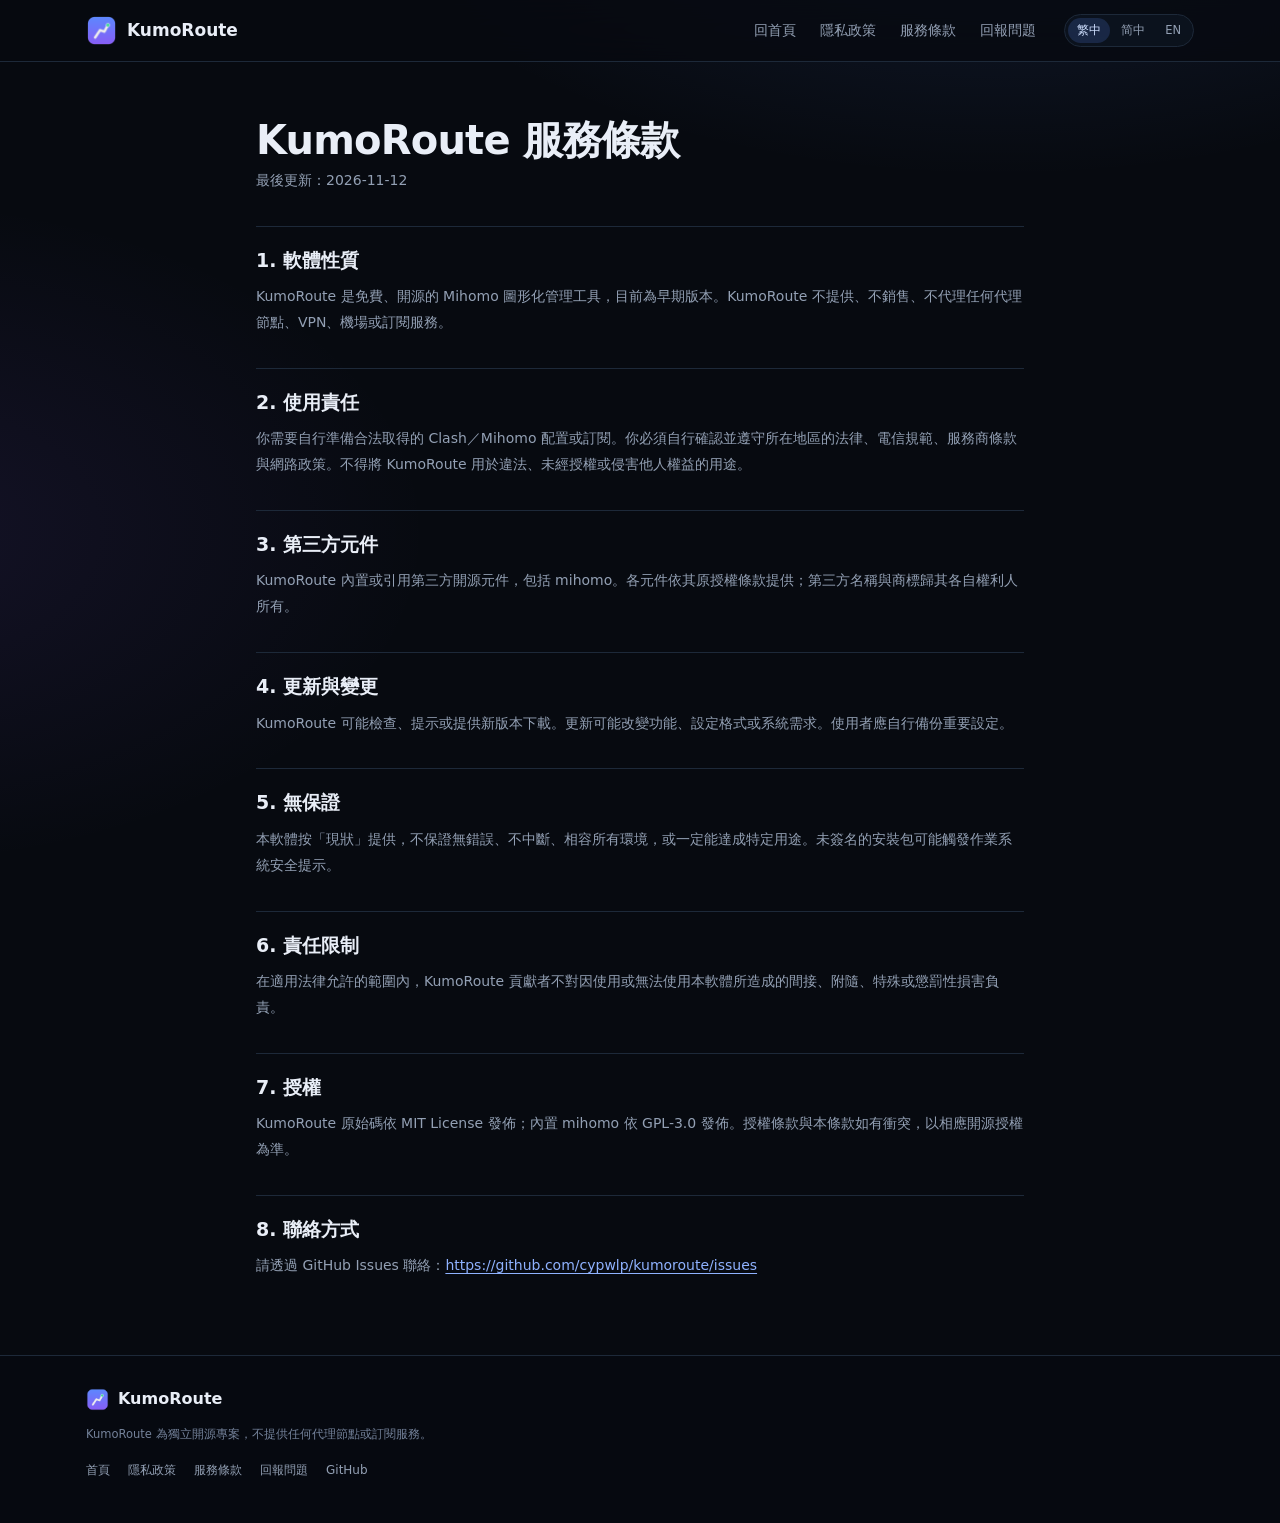
<file: site/terms.html>
<!DOCTYPE html>
<html lang="zh-Hant">
<head>
<meta charset="utf-8">
<meta http-equiv="Content-Security-Policy" content="default-src 'self'; img-src 'self' data:; style-src 'self' 'sha256-5Kjd6Hv1ZeUT0sB1XVu1yzSafM79+8hqAm3eexYx99c='; script-src 'self'; connect-src 'self'; object-src 'none'; base-uri 'self'; form-action 'none'">
<meta name="viewport" content="width=device-width, initial-scale=1">
<meta name="theme-color" content="#0b0e14">
<title>KumoRoute 服務條款 — KumoRoute</title>
<meta name="description" content="KumoRoute 服務條款。">
<link rel="canonical" href="https://cypwlp.github.io/kumoroute/terms.html">
<link rel="alternate" hreflang="zh-Hant" href="https://cypwlp.github.io/kumoroute/terms.html">
<link rel="alternate" hreflang="zh-Hans" href="https://cypwlp.github.io/kumoroute/zh-cn/terms.html">
<link rel="alternate" hreflang="en" href="https://cypwlp.github.io/kumoroute/en/terms.html">
<link rel="alternate" hreflang="x-default" href="https://cypwlp.github.io/kumoroute/terms.html">
<link rel="icon" href="assets/icon.png">
<style data-inline-css>:root{--bg:#070a10;--bg2:#0b1018;--card:#0f1622;--line:#1d2939;--line2:#2b3d55;--text:#e9eef7;--muted:#93a0b4;--accent:#5b8cff;--accent2:#8b5cf6;--green:#3ddc97;--amber:#f3c969}*{box-sizing:border-box;margin:0;padding:0}html{scroll-behavior:smooth}body{background:radial-gradient(1100px 580px at 78% -12%,rgba(91,140,255,.16),transparent 62%),radial-gradient(900px 540px at -10% 35%,rgba(139,92,246,.1),transparent 62%),var(--bg);color:var(--text);font-family:"Segoe UI","Microsoft YaHei UI","Microsoft JhengHei UI",system-ui,sans-serif;line-height:1.65;-webkit-font-smoothing:antialiased;overflow-x:clip}a{color:inherit;text-decoration:none}img{max-width:100%;height:auto;display:block}button,a{-webkit-tap-highlight-color:transparent}.nav{position:sticky;top:0;z-index:40;background:rgba(7,10,16,.78);backdrop-filter:blur(16px);border-bottom:1px solid var(--line)}.nav-inner{max-width:1160px;margin:0 auto;display:flex;align-items:center;gap:28px;padding:14px 26px}.brand{display:flex;align-items:center;gap:10px;font-weight:750;font-size:17px}.brand img{width:31px;height:31px;border-radius:9px}.nav-links{display:flex;gap:24px;flex:1;margin-left:10px}.nav-links a{color:var(--muted);font-size:13.5px;transition:color .15s}.nav-links a:hover{color:var(--text)}.lang-switch{display:flex;align-items:center;gap:2px;padding:3px;border:1px solid var(--line);border-radius:999px;background:rgba(15,22,34,.7)}.lang-switch a{padding:3px 9px;border-radius:999px;font-size:11.5px;color:var(--muted);transition:color .15s,background .15s;white-space:nowrap}.lang-switch a:hover{color:var(--text)}.lang-switch a[aria-current="true"]{background:rgba(91,140,255,.18);color:#cfe0ff}.btn{display:inline-flex;align-items:center;justify-content:center;gap:9px;border-radius:11px;border:1px solid var(--line2);padding:10px 18px;font-size:14px;font-weight:600;transition:transform .16s,border-color .16s,filter .16s;white-space:nowrap}.btn:hover{border-color:var(--accent);transform:translateY(-1px)}.btn.small{padding:7px 14px;font-size:12.5px}.btn.big{padding:13px 24px;font-size:15px;border-radius:12px}.btn.primary{background:linear-gradient(135deg,var(--accent),var(--accent2));border:0;color:#fff;box-shadow:0 9px 30px rgba(91,140,255,.32)}.btn.primary:hover{filter:brightness(1.08)}.btn.primary .sub{display:block;font-size:11px;font-weight:400;opacity:.82}.btn.ghost{background:rgba(255,255,255,.025)}.hero{max-width:1160px;margin:0 auto;padding:90px 26px 64px;display:grid;grid-template-columns:1.02fr .98fr;gap:56px;align-items:center}.badge{display:inline-block;font-size:12.5px;color:#b4c2d9;border:1px solid var(--line2);background:rgba(91,140,255,.08);border-radius:999px;padding:5px 13px;margin-bottom:20px}h1{font-size:clamp(38px,5vw,58px);line-height:1.1;letter-spacing:-.02em;font-weight:780}.grad{background:linear-gradient(92deg,#6ea8ff,#a78bfa 60%,#3ddc97);-webkit-background-clip:text;background-clip:text;color:transparent}.lead{color:var(--muted);font-size:16px;margin:20px 0 28px;max-width:540px}.cta{display:flex;gap:12px;flex-wrap:wrap;align-items:center}.trust-row{display:flex;flex-wrap:wrap;gap:8px 18px;margin-top:24px;color:#73829a;font-size:12px}.trust-row span::before{content:"✓";color:var(--green);margin-right:5px}.hero-visual{position:relative;min-width:0}.hero-glow{position:absolute;inset:2% -6%;background:radial-gradient(closest-side,rgba(91,140,255,.25),transparent 74%);filter:blur(30px)}.app-frame{position:relative;z-index:1;overflow:hidden;border:1px solid #33445e;border-radius:17px;background:#0a111b;box-shadow:0 30px 90px rgba(0,0,0,.55);transform:perspective(1200px) rotateY(-3deg) rotateX(2deg)}.window-bar{display:flex;gap:6px;padding:11px 13px;border-bottom:1px solid #1d2939}.window-bar i{width:9px;height:9px;border-radius:50%;background:#33445e}.window-bar i:nth-child(1){background:#ff5f57}.window-bar i:nth-child(2){background:#febc2e}.window-bar i:nth-child(3){background:#28c840}.floating-card{position:absolute;z-index:2;display:flex;flex-direction:column;gap:2px;padding:10px 13px;border:1px solid #33445e;border-radius:11px;background:rgba(15,22,34,.92);box-shadow:0 15px 35px rgba(0,0,0,.35);font-size:11px}.floating-card b{font-size:12px}.floating-card span{color:var(--muted)}.float-a{left:-24px;bottom:45px}.float-b{right:-18px;top:52px}.download-section,.section,.final-cta{max-width:1160px;margin:0 auto;padding:54px 26px 20px}.section-head{display:flex;align-items:end;justify-content:space-between;gap:30px;margin-bottom:26px}.section-head.centered{display:block;max-width:680px;margin:0 auto 30px;text-align:center}.section-head h2{font-size:30px;line-height:1.18;letter-spacing:-.01em}.section-head p{color:var(--muted);font-size:14px;max-width:450px}.section-head.centered p{margin:10px auto 0}.eyebrow{display:inline-block;margin-bottom:8px;color:#91b3ff;font-size:10.5px;font-weight:700;letter-spacing:.14em}.download-grid{display:grid;grid-template-columns:1.15fr 1fr 1fr;gap:14px}.download-card{display:flex;flex-direction:column;min-height:236px;padding:21px;border:1px solid var(--line);border-radius:15px;background:linear-gradient(145deg,rgba(15,22,34,.94),rgba(9,14,22,.94))}.download-card.featured{border-color:rgba(91,140,255,.55);box-shadow:inset 0 0 0 1px rgba(91,140,255,.08),0 16px 50px rgba(91,140,255,.09)}.platform-head{display:flex;align-items:center;gap:11px;margin-bottom:13px}.platform-icon{display:grid;place-items:center;width:37px;height:37px;border-radius:10px;background:rgba(91,140,255,.13);color:#a9c4ff;font-size:20px}.platform-head h3{display:inline;font-size:16px}.pill{display:inline-block;margin-left:7px;padding:2px 7px;border-radius:999px;background:rgba(61,220,151,.12);color:var(--green);font-size:10px;vertical-align:2px}.download-card p{color:var(--muted);font-size:12.5px;flex:1}.download-actions{display:flex;flex-wrap:wrap;gap:8px;margin-top:18px}.download-actions .btn{padding:9px 12px;font-size:12px}.feature-grid{display:grid;grid-template-columns:repeat(3,1fr);gap:14px}.feature-card{position:relative;min-height:230px;padding:20px;border:1px solid var(--line);border-radius:15px;background:var(--card);overflow:hidden}.feature-card::after{content:"";position:absolute;width:120px;height:120px;right:-30px;top:-35px;border-radius:50%;filter:blur(28px);opacity:.35}.accent-blue::after{background:var(--accent)}.accent-violet::after{background:var(--accent2)}.accent-green::after{background:var(--green)}.accent-amber::after{background:var(--amber)}.feature-icon{display:grid;place-items:center;width:35px;height:35px;margin-bottom:19px;border-radius:10px;background:rgba(255,255,255,.05);font-size:18px}.feature-card h3{font-size:16px;margin-bottom:9px}.feature-card p{color:var(--muted);font-size:12.5px}.feature-tag{position:absolute;left:20px;bottom:18px;color:#8090a8;font-size:10px;letter-spacing:.06em;text-transform:uppercase}.workflow-section{padding-top:78px}.steps{display:grid;grid-template-columns:repeat(3,1fr);gap:14px}.step{display:flex;gap:15px;padding:21px;border:1px solid var(--line);border-radius:14px;background:rgba(15,22,34,.62)}.step>b{color:#8fb2ff;font-size:12px;letter-spacing:.08em}.step h3{font-size:15px;margin-bottom:5px}.step p{color:var(--muted);font-size:12.5px}.screenshot-grid{display:grid;grid-template-columns:1.2fr .8fr;gap:14px}.shot-card{overflow:hidden;border:1px solid var(--line);border-radius:15px;background:var(--card)}.shot-card img{width:100%;aspect-ratio:16 / 9;object-fit:cover;object-position:top;background:#0a111b}.shot-card figcaption{display:flex;flex-direction:column;gap:2px;padding:13px 15px 15px;font-size:12.5px}.shot-card figcaption span{color:var(--muted);font-size:11.5px}.faq-section{padding-top:76px}.faq-grid{display:grid;grid-template-columns:1fr 1fr;gap:10px 14px}.faq-grid details{border:1px solid var(--line);border-radius:12px;background:rgba(15,22,34,.62);padding:15px 17px}.faq-grid summary{position:relative;padding-right:24px;cursor:pointer;color:#dce5f4;font-size:13.5px;list-style:none}.faq-grid summary::-webkit-details-marker{display:none}.faq-grid summary::after{content:"+";position:absolute;right:0;top:-1px;color:var(--muted);font-size:17px}.faq-grid details[open] summary::after{content:"–"}.faq-grid details p{color:var(--muted);font-size:12.5px;padding-top:10px}.final-cta{margin-top:72px;margin-bottom:60px;padding-top:30px;padding-bottom:30px;display:flex;align-items:center;justify-content:space-between;gap:24px;border-top:1px solid var(--line);border-bottom:1px solid var(--line)}.final-cta h2{font-size:27px}.final-cta p{margin-top:5px;color:var(--muted);font-size:13px}footer{border-top:1px solid var(--line);background:#060910}.foot-inner{max-width:1160px;margin:0 auto;padding:30px 26px 42px}.foot-brand{display:flex;align-items:center;gap:9px;font-weight:700;margin-bottom:12px}.foot-brand img{width:23px;height:23px;border-radius:6px}.disclaimer{max-width:900px;color:#74829a;font-size:11.5px;line-height:1.8}.foot-links{display:flex;flex-wrap:wrap;gap:18px;margin-top:16px;color:var(--muted);font-size:12px}.foot-links a:hover{color:var(--text)}@media (max-width:960px){.nav-links{display:none}.hero{grid-template-columns:1fr;gap:46px;padding-top:64px}.hero-visual{max-width:720px}.download-grid,.feature-grid{grid-template-columns:1fr 1fr}.feature-grid{gap:12px}.steps{grid-template-columns:1fr}.screenshot-grid{grid-template-columns:1fr}.shot-card img{aspect-ratio:16 / 8}}@media (max-width:620px){.nav-inner{padding:12px 18px}.nav-inner{gap:14px}.lang-switch a{padding:3px 7px;font-size:11px}.nav-links{display:none}.hero,.download-section,.section,.final-cta{padding-left:18px;padding-right:18px}.hero{padding-top:50px}.section-head{display:block}.section-head p{margin-top:9px}.download-grid,.feature-grid,.faq-grid{grid-template-columns:1fr}.final-cta{align-items:flex-start;flex-direction:column}.floating-card{display:none}.app-frame{transform:none}.download-actions .btn{flex:1}}:root{color-scheme:dark}picture{display:contents}[id]{scroll-margin-top:84px}a:focus-visible,summary:focus-visible,.btn:focus-visible{outline:2px solid #7aa8ff;outline-offset:3px;border-radius:8px}h1,h2,.lead,.section-head p{text-wrap:balance}h3,.feature-card p,.download-card p,.faq-grid details p{text-wrap:pretty}@media (prefers-reduced-motion:no-preference){@view-transition{navigation:auto}}@media (prefers-reduced-motion:reduce){html{scroll-behavior:auto}*,*::before,*::after{transition-duration:.01ms !important;animation-duration:.01ms !important}}.skip{position:absolute;left:12px;top:-48px;z-index:60;padding:9px 14px;border-radius:10px;background:#16233a;border:1px solid var(--accent);font-size:13px;transition:top .16s}.skip:focus{top:12px}@supports (interpolate-size:allow-keywords){:root{interpolate-size:allow-keywords}.faq-grid details::details-content{block-size:0;overflow:hidden;transition:block-size .22s ease,content-visibility .22s allow-discrete}.faq-grid details[open]::details-content{block-size:auto}}@media (prefers-reduced-motion:no-preference){@supports (view-transition-name:hero){.app-frame{view-transition-name:hero}.hero-copy h1{view-transition-name:headline}}}.legal-page{max-width:820px;margin:0 auto;padding:56px 26px 76px}.legal-page h1{font-size:clamp(28px,4vw,40px);margin-bottom:6px}.legal-page h2{font-size:19px;margin:32px 0 8px;padding-top:18px;border-top:1px solid var(--line)}.legal-page p,.legal-page li{color:var(--muted);font-size:14px;line-height:1.85}.legal-page ul{padding-left:21px;margin:8px 0}.legal-page li{list-style:disc;margin:4px 0}.legal-page code{padding:2px 6px;border-radius:5px;background:rgba(255,255,255,.06);font-size:.92em}.legal-page a{color:#8fb2ff;text-decoration:underline;text-underline-offset:3px}.legal-note{margin:18px 0 4px;padding:12px 15px;border-left:2px solid var(--accent);background:rgba(91,140,255,.07);border-radius:0 9px 9px 0;font-size:12.5px !important}.legal-nav{flex:0 1 auto;margin-left:auto}.feedback-grid{display:grid;grid-template-columns:repeat(3,1fr);gap:12px;margin:12px 0 8px}.feedback-card{display:flex;flex-direction:column;gap:6px;min-height:134px;padding:17px;border:1px solid var(--line);border-radius:14px;background:var(--card);transition:border-color .16s,transform .16s}.feedback-card:hover{border-color:var(--accent);transform:translateY(-2px)}.feedback-card .feature-icon{margin-bottom:4px;font-size:20px}.feedback-card b{font-size:14px}.feedback-card>span:last-child{color:var(--muted);font-size:12px;line-height:1.5}.feedback-steps{padding-left:21px;margin:6px 0}.feedback-steps li{list-style:decimal;margin:6px 0}.report-template{width:100%;margin-top:8px;padding:14px;resize:vertical;border:1px solid var(--line2);border-radius:12px;background:#0a111b;color:#cbd6e8;font:12px/1.7 ui-monospace,SFMono-Regular,Consolas,monospace}.report-template:focus{outline:2px solid var(--accent);outline-offset:2px}.feedback-actions{display:flex;align-items:center;gap:12px;margin-top:10px}.copy-status{color:var(--green);font-size:12px}@media (max-width:960px){.feedback-grid{grid-template-columns:1fr}}.legal-page .feedback-card,.legal-page .feedback-card b,.legal-page .feedback-card span{color:inherit;text-decoration:none}.legal-page .feedback-card>span:last-child{color:var(--muted)}.mirror-note{margin-top:16px;color:var(--muted);font-size:12px}.mirror-note a{color:#8fb2ff;text-decoration:underline;text-underline-offset:2px}</style>
</head>
<body>
<a class="skip" href="#main">跳至主要內容</a>
<header class="nav"><div class="nav-inner"><a class="brand" href="./"><img src="assets/icon.png" alt="KumoRoute" width="256" height="256" decoding="async"><span>KumoRoute</span></a><nav class="nav-links legal-nav"><a href="./">回首頁</a><a href="privacy.html">隱私政策</a><a href="terms.html">服務條款</a><a href="feedback.html">回報問題</a></nav><nav class="lang-switch" aria-label="語言"><a href="terms.html" hreflang="zh-Hant" lang="zh-Hant" aria-current="true">繁中</a><a href="zh-cn/terms.html" hreflang="zh-Hans" lang="zh-Hans">简中</a><a href="en/terms.html" hreflang="en" lang="en">EN</a></nav></div></header>
<main class="legal-page" id="main" tabindex="-1">
<h1>KumoRoute 服務條款</h1>
<p>最後更新：2026-11-12</p>
<h2>1. 軟體性質</h2>
<p>KumoRoute 是免費、開源的 Mihomo 圖形化管理工具，目前為早期版本。KumoRoute 不提供、不銷售、不代理任何代理節點、VPN、機場或訂閱服務。</p>
<h2>2. 使用責任</h2>
<p>你需要自行準備合法取得的 Clash／Mihomo 配置或訂閱。你必須自行確認並遵守所在地區的法律、電信規範、服務商條款與網路政策。不得將 KumoRoute 用於違法、未經授權或侵害他人權益的用途。</p>
<h2>3. 第三方元件</h2>
<p>KumoRoute 內置或引用第三方開源元件，包括 mihomo。各元件依其原授權條款提供；第三方名稱與商標歸其各自權利人所有。</p>
<h2>4. 更新與變更</h2>
<p>KumoRoute 可能檢查、提示或提供新版本下載。更新可能改變功能、設定格式或系統需求。使用者應自行備份重要設定。</p>
<h2>5. 無保證</h2>
<p>本軟體按「現狀」提供，不保證無錯誤、不中斷、相容所有環境，或一定能達成特定用途。未簽名的安裝包可能觸發作業系統安全提示。</p>
<h2>6. 責任限制</h2>
<p>在適用法律允許的範圍內，KumoRoute 貢獻者不對因使用或無法使用本軟體所造成的間接、附隨、特殊或懲罰性損害負責。</p>
<h2>7. 授權</h2>
<p>KumoRoute 原始碼依 MIT License 發佈；內置 mihomo 依 GPL-3.0 發佈。授權條款與本條款如有衝突，以相應開源授權為準。</p>
<h2>8. 聯絡方式</h2>
<p>請透過 GitHub Issues 聯絡：<a href="https://github.com/cypwlp/kumoroute/issues">https://github.com/cypwlp/kumoroute/issues</a></p>
</main>
<footer><div class="foot-inner"><div class="foot-brand"><img src="assets/icon.png" alt="" width="256" height="256" decoding="async"><span>KumoRoute</span></div><p class="disclaimer">KumoRoute 為獨立開源專案，不提供任何代理節點或訂閱服務。</p><p class="foot-links"><a href="./">首頁</a><a href="privacy.html">隱私政策</a><a href="terms.html">服務條款</a><a href="feedback.html">回報問題</a><a href="https://github.com/cypwlp/kumoroute">GitHub</a></p></div></footer>
</body>
</html>
</file>
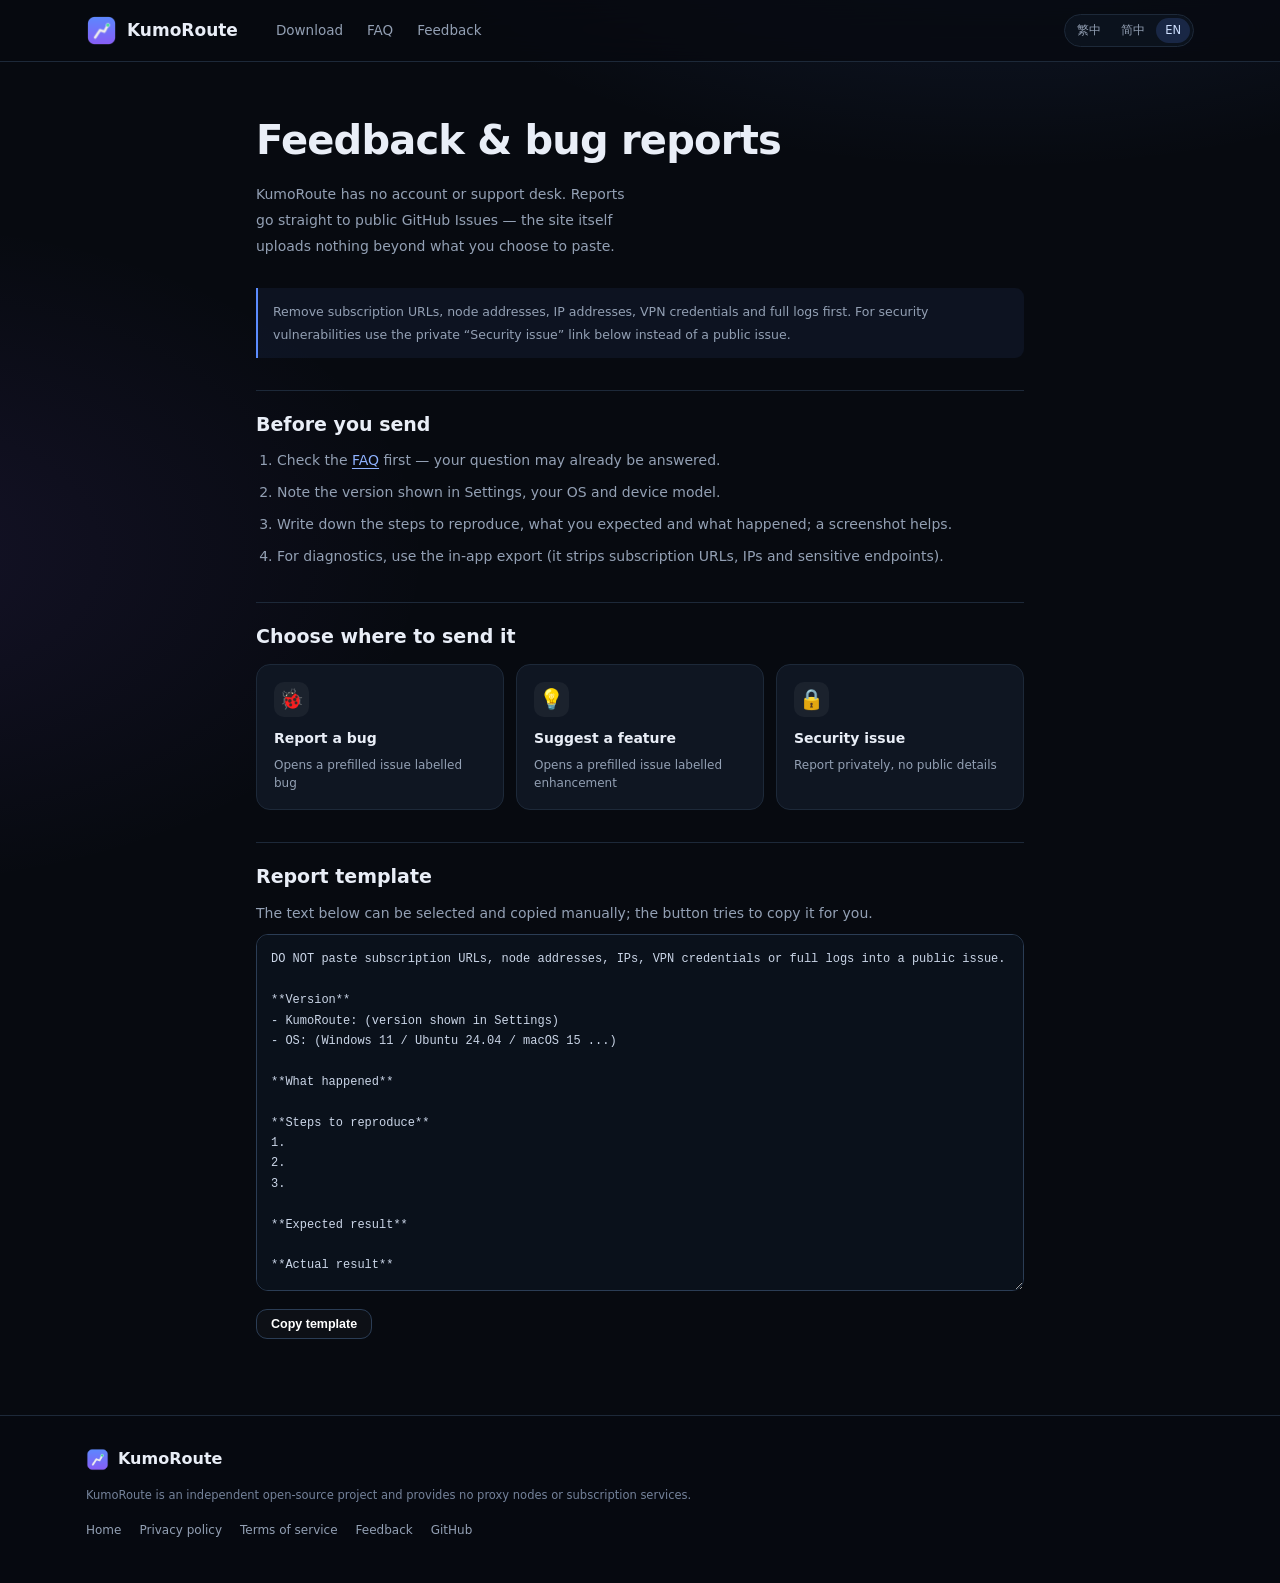
<file: site/en/feedback.html>
<!DOCTYPE html>
<html lang="en">
<head>
<meta charset="utf-8">
<meta http-equiv="Content-Security-Policy" content="default-src 'self'; img-src 'self' data:; style-src 'self' 'sha256-5Kjd6Hv1ZeUT0sB1XVu1yzSafM79+8hqAm3eexYx99c='; script-src 'self'; connect-src 'self'; object-src 'none'; base-uri 'self'; form-action 'none'">
<meta name="viewport" content="width=device-width, initial-scale=1">
<meta name="theme-color" content="#070a10">
<title>Feedback & bug reports — KumoRoute</title>
<meta name="description" content="Report a KumoRoute problem or suggest a feature. Remove subscription URLs, IPs and sensitive data first; reports go to public GitHub Issues.">
<link rel="canonical" href="https://cypwlp.github.io/kumoroute/en/feedback.html">
<link rel="alternate" hreflang="zh-Hant" href="https://cypwlp.github.io/kumoroute/feedback.html">
<link rel="alternate" hreflang="en" href="https://cypwlp.github.io/kumoroute/en/feedback.html">
<link rel="alternate" hreflang="zh-Hans" href="https://cypwlp.github.io/kumoroute/zh-cn/feedback.html">
<link rel="alternate" hreflang="x-default" href="https://cypwlp.github.io/kumoroute/feedback.html">
<link rel="icon" href="../assets/icon.png">
<style data-inline-css>:root{--bg:#070a10;--bg2:#0b1018;--card:#0f1622;--line:#1d2939;--line2:#2b3d55;--text:#e9eef7;--muted:#93a0b4;--accent:#5b8cff;--accent2:#8b5cf6;--green:#3ddc97;--amber:#f3c969}*{box-sizing:border-box;margin:0;padding:0}html{scroll-behavior:smooth}body{background:radial-gradient(1100px 580px at 78% -12%,rgba(91,140,255,.16),transparent 62%),radial-gradient(900px 540px at -10% 35%,rgba(139,92,246,.1),transparent 62%),var(--bg);color:var(--text);font-family:"Segoe UI","Microsoft YaHei UI","Microsoft JhengHei UI",system-ui,sans-serif;line-height:1.65;-webkit-font-smoothing:antialiased;overflow-x:clip}a{color:inherit;text-decoration:none}img{max-width:100%;height:auto;display:block}button,a{-webkit-tap-highlight-color:transparent}.nav{position:sticky;top:0;z-index:40;background:rgba(7,10,16,.78);backdrop-filter:blur(16px);border-bottom:1px solid var(--line)}.nav-inner{max-width:1160px;margin:0 auto;display:flex;align-items:center;gap:28px;padding:14px 26px}.brand{display:flex;align-items:center;gap:10px;font-weight:750;font-size:17px}.brand img{width:31px;height:31px;border-radius:9px}.nav-links{display:flex;gap:24px;flex:1;margin-left:10px}.nav-links a{color:var(--muted);font-size:13.5px;transition:color .15s}.nav-links a:hover{color:var(--text)}.lang-switch{display:flex;align-items:center;gap:2px;padding:3px;border:1px solid var(--line);border-radius:999px;background:rgba(15,22,34,.7)}.lang-switch a{padding:3px 9px;border-radius:999px;font-size:11.5px;color:var(--muted);transition:color .15s,background .15s;white-space:nowrap}.lang-switch a:hover{color:var(--text)}.lang-switch a[aria-current="true"]{background:rgba(91,140,255,.18);color:#cfe0ff}.btn{display:inline-flex;align-items:center;justify-content:center;gap:9px;border-radius:11px;border:1px solid var(--line2);padding:10px 18px;font-size:14px;font-weight:600;transition:transform .16s,border-color .16s,filter .16s;white-space:nowrap}.btn:hover{border-color:var(--accent);transform:translateY(-1px)}.btn.small{padding:7px 14px;font-size:12.5px}.btn.big{padding:13px 24px;font-size:15px;border-radius:12px}.btn.primary{background:linear-gradient(135deg,var(--accent),var(--accent2));border:0;color:#fff;box-shadow:0 9px 30px rgba(91,140,255,.32)}.btn.primary:hover{filter:brightness(1.08)}.btn.primary .sub{display:block;font-size:11px;font-weight:400;opacity:.82}.btn.ghost{background:rgba(255,255,255,.025)}.hero{max-width:1160px;margin:0 auto;padding:90px 26px 64px;display:grid;grid-template-columns:1.02fr .98fr;gap:56px;align-items:center}.badge{display:inline-block;font-size:12.5px;color:#b4c2d9;border:1px solid var(--line2);background:rgba(91,140,255,.08);border-radius:999px;padding:5px 13px;margin-bottom:20px}h1{font-size:clamp(38px,5vw,58px);line-height:1.1;letter-spacing:-.02em;font-weight:780}.grad{background:linear-gradient(92deg,#6ea8ff,#a78bfa 60%,#3ddc97);-webkit-background-clip:text;background-clip:text;color:transparent}.lead{color:var(--muted);font-size:16px;margin:20px 0 28px;max-width:540px}.cta{display:flex;gap:12px;flex-wrap:wrap;align-items:center}.trust-row{display:flex;flex-wrap:wrap;gap:8px 18px;margin-top:24px;color:#73829a;font-size:12px}.trust-row span::before{content:"✓";color:var(--green);margin-right:5px}.hero-visual{position:relative;min-width:0}.hero-glow{position:absolute;inset:2% -6%;background:radial-gradient(closest-side,rgba(91,140,255,.25),transparent 74%);filter:blur(30px)}.app-frame{position:relative;z-index:1;overflow:hidden;border:1px solid #33445e;border-radius:17px;background:#0a111b;box-shadow:0 30px 90px rgba(0,0,0,.55);transform:perspective(1200px) rotateY(-3deg) rotateX(2deg)}.window-bar{display:flex;gap:6px;padding:11px 13px;border-bottom:1px solid #1d2939}.window-bar i{width:9px;height:9px;border-radius:50%;background:#33445e}.window-bar i:nth-child(1){background:#ff5f57}.window-bar i:nth-child(2){background:#febc2e}.window-bar i:nth-child(3){background:#28c840}.floating-card{position:absolute;z-index:2;display:flex;flex-direction:column;gap:2px;padding:10px 13px;border:1px solid #33445e;border-radius:11px;background:rgba(15,22,34,.92);box-shadow:0 15px 35px rgba(0,0,0,.35);font-size:11px}.floating-card b{font-size:12px}.floating-card span{color:var(--muted)}.float-a{left:-24px;bottom:45px}.float-b{right:-18px;top:52px}.download-section,.section,.final-cta{max-width:1160px;margin:0 auto;padding:54px 26px 20px}.section-head{display:flex;align-items:end;justify-content:space-between;gap:30px;margin-bottom:26px}.section-head.centered{display:block;max-width:680px;margin:0 auto 30px;text-align:center}.section-head h2{font-size:30px;line-height:1.18;letter-spacing:-.01em}.section-head p{color:var(--muted);font-size:14px;max-width:450px}.section-head.centered p{margin:10px auto 0}.eyebrow{display:inline-block;margin-bottom:8px;color:#91b3ff;font-size:10.5px;font-weight:700;letter-spacing:.14em}.download-grid{display:grid;grid-template-columns:1.15fr 1fr 1fr;gap:14px}.download-card{display:flex;flex-direction:column;min-height:236px;padding:21px;border:1px solid var(--line);border-radius:15px;background:linear-gradient(145deg,rgba(15,22,34,.94),rgba(9,14,22,.94))}.download-card.featured{border-color:rgba(91,140,255,.55);box-shadow:inset 0 0 0 1px rgba(91,140,255,.08),0 16px 50px rgba(91,140,255,.09)}.platform-head{display:flex;align-items:center;gap:11px;margin-bottom:13px}.platform-icon{display:grid;place-items:center;width:37px;height:37px;border-radius:10px;background:rgba(91,140,255,.13);color:#a9c4ff;font-size:20px}.platform-head h3{display:inline;font-size:16px}.pill{display:inline-block;margin-left:7px;padding:2px 7px;border-radius:999px;background:rgba(61,220,151,.12);color:var(--green);font-size:10px;vertical-align:2px}.download-card p{color:var(--muted);font-size:12.5px;flex:1}.download-actions{display:flex;flex-wrap:wrap;gap:8px;margin-top:18px}.download-actions .btn{padding:9px 12px;font-size:12px}.feature-grid{display:grid;grid-template-columns:repeat(3,1fr);gap:14px}.feature-card{position:relative;min-height:230px;padding:20px;border:1px solid var(--line);border-radius:15px;background:var(--card);overflow:hidden}.feature-card::after{content:"";position:absolute;width:120px;height:120px;right:-30px;top:-35px;border-radius:50%;filter:blur(28px);opacity:.35}.accent-blue::after{background:var(--accent)}.accent-violet::after{background:var(--accent2)}.accent-green::after{background:var(--green)}.accent-amber::after{background:var(--amber)}.feature-icon{display:grid;place-items:center;width:35px;height:35px;margin-bottom:19px;border-radius:10px;background:rgba(255,255,255,.05);font-size:18px}.feature-card h3{font-size:16px;margin-bottom:9px}.feature-card p{color:var(--muted);font-size:12.5px}.feature-tag{position:absolute;left:20px;bottom:18px;color:#8090a8;font-size:10px;letter-spacing:.06em;text-transform:uppercase}.workflow-section{padding-top:78px}.steps{display:grid;grid-template-columns:repeat(3,1fr);gap:14px}.step{display:flex;gap:15px;padding:21px;border:1px solid var(--line);border-radius:14px;background:rgba(15,22,34,.62)}.step>b{color:#8fb2ff;font-size:12px;letter-spacing:.08em}.step h3{font-size:15px;margin-bottom:5px}.step p{color:var(--muted);font-size:12.5px}.screenshot-grid{display:grid;grid-template-columns:1.2fr .8fr;gap:14px}.shot-card{overflow:hidden;border:1px solid var(--line);border-radius:15px;background:var(--card)}.shot-card img{width:100%;aspect-ratio:16 / 9;object-fit:cover;object-position:top;background:#0a111b}.shot-card figcaption{display:flex;flex-direction:column;gap:2px;padding:13px 15px 15px;font-size:12.5px}.shot-card figcaption span{color:var(--muted);font-size:11.5px}.faq-section{padding-top:76px}.faq-grid{display:grid;grid-template-columns:1fr 1fr;gap:10px 14px}.faq-grid details{border:1px solid var(--line);border-radius:12px;background:rgba(15,22,34,.62);padding:15px 17px}.faq-grid summary{position:relative;padding-right:24px;cursor:pointer;color:#dce5f4;font-size:13.5px;list-style:none}.faq-grid summary::-webkit-details-marker{display:none}.faq-grid summary::after{content:"+";position:absolute;right:0;top:-1px;color:var(--muted);font-size:17px}.faq-grid details[open] summary::after{content:"–"}.faq-grid details p{color:var(--muted);font-size:12.5px;padding-top:10px}.final-cta{margin-top:72px;margin-bottom:60px;padding-top:30px;padding-bottom:30px;display:flex;align-items:center;justify-content:space-between;gap:24px;border-top:1px solid var(--line);border-bottom:1px solid var(--line)}.final-cta h2{font-size:27px}.final-cta p{margin-top:5px;color:var(--muted);font-size:13px}footer{border-top:1px solid var(--line);background:#060910}.foot-inner{max-width:1160px;margin:0 auto;padding:30px 26px 42px}.foot-brand{display:flex;align-items:center;gap:9px;font-weight:700;margin-bottom:12px}.foot-brand img{width:23px;height:23px;border-radius:6px}.disclaimer{max-width:900px;color:#74829a;font-size:11.5px;line-height:1.8}.foot-links{display:flex;flex-wrap:wrap;gap:18px;margin-top:16px;color:var(--muted);font-size:12px}.foot-links a:hover{color:var(--text)}@media (max-width:960px){.nav-links{display:none}.hero{grid-template-columns:1fr;gap:46px;padding-top:64px}.hero-visual{max-width:720px}.download-grid,.feature-grid{grid-template-columns:1fr 1fr}.feature-grid{gap:12px}.steps{grid-template-columns:1fr}.screenshot-grid{grid-template-columns:1fr}.shot-card img{aspect-ratio:16 / 8}}@media (max-width:620px){.nav-inner{padding:12px 18px}.nav-inner{gap:14px}.lang-switch a{padding:3px 7px;font-size:11px}.nav-links{display:none}.hero,.download-section,.section,.final-cta{padding-left:18px;padding-right:18px}.hero{padding-top:50px}.section-head{display:block}.section-head p{margin-top:9px}.download-grid,.feature-grid,.faq-grid{grid-template-columns:1fr}.final-cta{align-items:flex-start;flex-direction:column}.floating-card{display:none}.app-frame{transform:none}.download-actions .btn{flex:1}}:root{color-scheme:dark}picture{display:contents}[id]{scroll-margin-top:84px}a:focus-visible,summary:focus-visible,.btn:focus-visible{outline:2px solid #7aa8ff;outline-offset:3px;border-radius:8px}h1,h2,.lead,.section-head p{text-wrap:balance}h3,.feature-card p,.download-card p,.faq-grid details p{text-wrap:pretty}@media (prefers-reduced-motion:no-preference){@view-transition{navigation:auto}}@media (prefers-reduced-motion:reduce){html{scroll-behavior:auto}*,*::before,*::after{transition-duration:.01ms !important;animation-duration:.01ms !important}}.skip{position:absolute;left:12px;top:-48px;z-index:60;padding:9px 14px;border-radius:10px;background:#16233a;border:1px solid var(--accent);font-size:13px;transition:top .16s}.skip:focus{top:12px}@supports (interpolate-size:allow-keywords){:root{interpolate-size:allow-keywords}.faq-grid details::details-content{block-size:0;overflow:hidden;transition:block-size .22s ease,content-visibility .22s allow-discrete}.faq-grid details[open]::details-content{block-size:auto}}@media (prefers-reduced-motion:no-preference){@supports (view-transition-name:hero){.app-frame{view-transition-name:hero}.hero-copy h1{view-transition-name:headline}}}.legal-page{max-width:820px;margin:0 auto;padding:56px 26px 76px}.legal-page h1{font-size:clamp(28px,4vw,40px);margin-bottom:6px}.legal-page h2{font-size:19px;margin:32px 0 8px;padding-top:18px;border-top:1px solid var(--line)}.legal-page p,.legal-page li{color:var(--muted);font-size:14px;line-height:1.85}.legal-page ul{padding-left:21px;margin:8px 0}.legal-page li{list-style:disc;margin:4px 0}.legal-page code{padding:2px 6px;border-radius:5px;background:rgba(255,255,255,.06);font-size:.92em}.legal-page a{color:#8fb2ff;text-decoration:underline;text-underline-offset:3px}.legal-note{margin:18px 0 4px;padding:12px 15px;border-left:2px solid var(--accent);background:rgba(91,140,255,.07);border-radius:0 9px 9px 0;font-size:12.5px !important}.legal-nav{flex:0 1 auto;margin-left:auto}.feedback-grid{display:grid;grid-template-columns:repeat(3,1fr);gap:12px;margin:12px 0 8px}.feedback-card{display:flex;flex-direction:column;gap:6px;min-height:134px;padding:17px;border:1px solid var(--line);border-radius:14px;background:var(--card);transition:border-color .16s,transform .16s}.feedback-card:hover{border-color:var(--accent);transform:translateY(-2px)}.feedback-card .feature-icon{margin-bottom:4px;font-size:20px}.feedback-card b{font-size:14px}.feedback-card>span:last-child{color:var(--muted);font-size:12px;line-height:1.5}.feedback-steps{padding-left:21px;margin:6px 0}.feedback-steps li{list-style:decimal;margin:6px 0}.report-template{width:100%;margin-top:8px;padding:14px;resize:vertical;border:1px solid var(--line2);border-radius:12px;background:#0a111b;color:#cbd6e8;font:12px/1.7 ui-monospace,SFMono-Regular,Consolas,monospace}.report-template:focus{outline:2px solid var(--accent);outline-offset:2px}.feedback-actions{display:flex;align-items:center;gap:12px;margin-top:10px}.copy-status{color:var(--green);font-size:12px}@media (max-width:960px){.feedback-grid{grid-template-columns:1fr}}.legal-page .feedback-card,.legal-page .feedback-card b,.legal-page .feedback-card span{color:inherit;text-decoration:none}.legal-page .feedback-card>span:last-child{color:var(--muted)}.mirror-note{margin-top:16px;color:var(--muted);font-size:12px}.mirror-note a{color:#8fb2ff;text-decoration:underline;text-underline-offset:2px}</style>
</head>
<body>
<a class="skip" href="#main">Skip to main content</a>
<header class="nav"><div class="nav-inner"><a class="brand" href="./"><img src="../assets/icon.png" alt="KumoRoute" width="256" height="256" decoding="async"><span>KumoRoute</span></a><nav class="nav-links" aria-label="Main"><a href="./#download">Download</a><a href="./#faq">FAQ</a><a href="./feedback.html" aria-current="page">Feedback</a></nav><nav class="lang-switch" aria-label="Language"><a href="../feedback.html" hreflang="zh-Hant" lang="zh-Hant" aria-current="false">繁中</a><a href="../zh-cn/feedback.html" hreflang="zh-Hans" lang="zh-Hans" aria-current="false">简中</a><a href="../en/feedback.html" hreflang="en" lang="en" aria-current="true">EN</a></nav></div></header>
<main class="legal-page" id="main" tabindex="-1">
<h1>Feedback & bug reports</h1>
<p class="lead">KumoRoute has no account or support desk. Reports go straight to public GitHub Issues — the site itself uploads nothing beyond what you choose to paste.</p>
<p class="legal-note">Remove subscription URLs, node addresses, IP addresses, VPN credentials and full logs first. For security vulnerabilities use the private “Security issue” link below instead of a public issue.</p>
<h2>Before you send</h2>
<ol class="feedback-steps"><li>Check the <a href="./#faq">FAQ</a> first — your question may already be answered.</li><li>Note the version shown in Settings, your OS and device model.</li><li>Write down the steps to reproduce, what you expected and what happened; a screenshot helps.</li><li>For diagnostics, use the in-app export (it strips subscription URLs, IPs and sensitive endpoints).</li></ol>
<h2>Choose where to send it</h2>
<div class="feedback-grid">
<a class="feedback-card" href="https://github.com/cypwlp/kumoroute/issues/new?title=%5BBug%5D%20&amp;body=DO%20NOT%20paste%20subscription%20URLs%2C%20node%20addresses%2C%20IPs%2C%20VPN%20credentials%20or%20full%20logs%20into%20a%20public%20issue.%0A%0A%2A%2AVersion%2A%2A%0A-%20KumoRoute%3A%20%28version%20shown%20in%20Settings%29%0A-%20OS%3A%20%28Windows%2011%20%2F%20Ubuntu%2024.04%20%2F%20macOS%2015%20...%29%0A%0A%2A%2AWhat%20happened%2A%2A%0A%0A%2A%2ASteps%20to%20reproduce%2A%2A%0A1.%0A2.%0A3.%0A%0A%2A%2AExpected%20result%2A%2A%0A%0A%2A%2AActual%20result%2A%2A%0A%0A%2A%2AWhat%20you%20already%20tried%2A%2A%0A%0A%2A%2ADiagnostics%2A%2A%0A%28If%20you%20exported%20a%20bundle%2C%20verify%20it%20is%20redacted%20first%3B%20relevant%20excerpts%20are%20fine%29%0A%0A%2A%2AAttachments%2A%2A%0A%28screenshots%20%2F%20redacted%20logs%29&amp;labels=bug" target="_blank" rel="noopener"><span class="feature-icon">🐞</span><b>Report a bug</b><span>Opens a prefilled issue labelled bug</span></a>
<a class="feedback-card" href="https://github.com/cypwlp/kumoroute/issues/new?title=%5BIdea%5D%20&amp;body=DO%20NOT%20paste%20subscription%20URLs%2C%20node%20addresses%2C%20IPs%2C%20VPN%20credentials%20or%20full%20logs%20into%20a%20public%20issue.%0A%0A%2A%2AVersion%2A%2A%0A-%20KumoRoute%3A%20%28version%20shown%20in%20Settings%29%0A-%20OS%3A%20%28Windows%2011%20%2F%20Ubuntu%2024.04%20%2F%20macOS%2015%20...%29%0A%0A%2A%2AWhat%20happened%2A%2A%0A%0A%2A%2ASteps%20to%20reproduce%2A%2A%0A1.%0A2.%0A3.%0A%0A%2A%2AExpected%20result%2A%2A%0A%0A%2A%2AActual%20result%2A%2A%0A%0A%2A%2AWhat%20you%20already%20tried%2A%2A%0A%0A%2A%2ADiagnostics%2A%2A%0A%28If%20you%20exported%20a%20bundle%2C%20verify%20it%20is%20redacted%20first%3B%20relevant%20excerpts%20are%20fine%29%0A%0A%2A%2AAttachments%2A%2A%0A%28screenshots%20%2F%20redacted%20logs%29&amp;labels=enhancement" target="_blank" rel="noopener"><span class="feature-icon">💡</span><b>Suggest a feature</b><span>Opens a prefilled issue labelled enhancement</span></a>
<a class="feedback-card" href="https://github.com/cypwlp/kumoroute/security/advisories/new" target="_blank" rel="noopener"><span class="feature-icon">🔒</span><b>Security issue</b><span>Report privately, no public details</span></a>
</div>
<h2>Report template</h2>
<p>The text below can be selected and copied manually; the button tries to copy it for you.</p>
<textarea id="report-template" class="report-template" rows="16" spellcheck="false" readonly>DO NOT paste subscription URLs, node addresses, IPs, VPN credentials or full logs into a public issue.

**Version**
- KumoRoute: (version shown in Settings)
- OS: (Windows 11 / Ubuntu 24.04 / macOS 15 ...)

**What happened**

**Steps to reproduce**
1.
2.
3.

**Expected result**

**Actual result**

**What you already tried**

**Diagnostics**
(If you exported a bundle, verify it is redacted first; relevant excerpts are fine)

**Attachments**
(screenshots / redacted logs)</textarea>
<div class="feedback-actions"><button class="btn ghost small" id="copy-template" type="button" data-copied="Copied" data-select="Selected — press Ctrl+C">Copy template</button><span class="copy-status" id="copy-status" role="status" aria-live="polite"></span></div>
</main>
<footer><div class="foot-inner"><div class="foot-brand"><img src="../assets/icon.png" alt="" width="256" height="256" decoding="async"><span>KumoRoute</span></div><p class="disclaimer">KumoRoute is an independent open-source project and provides no proxy nodes or subscription services.</p><p class="foot-links"><a href="./">Home</a><a href="../privacy.html">Privacy policy</a><a href="../terms.html">Terms of service</a><a href="../feedback.html">Feedback</a><a href="https://github.com/cypwlp/kumoroute">GitHub</a></p></div></footer>
<script src="../app.js"></script>
</body>
</html>
</file>
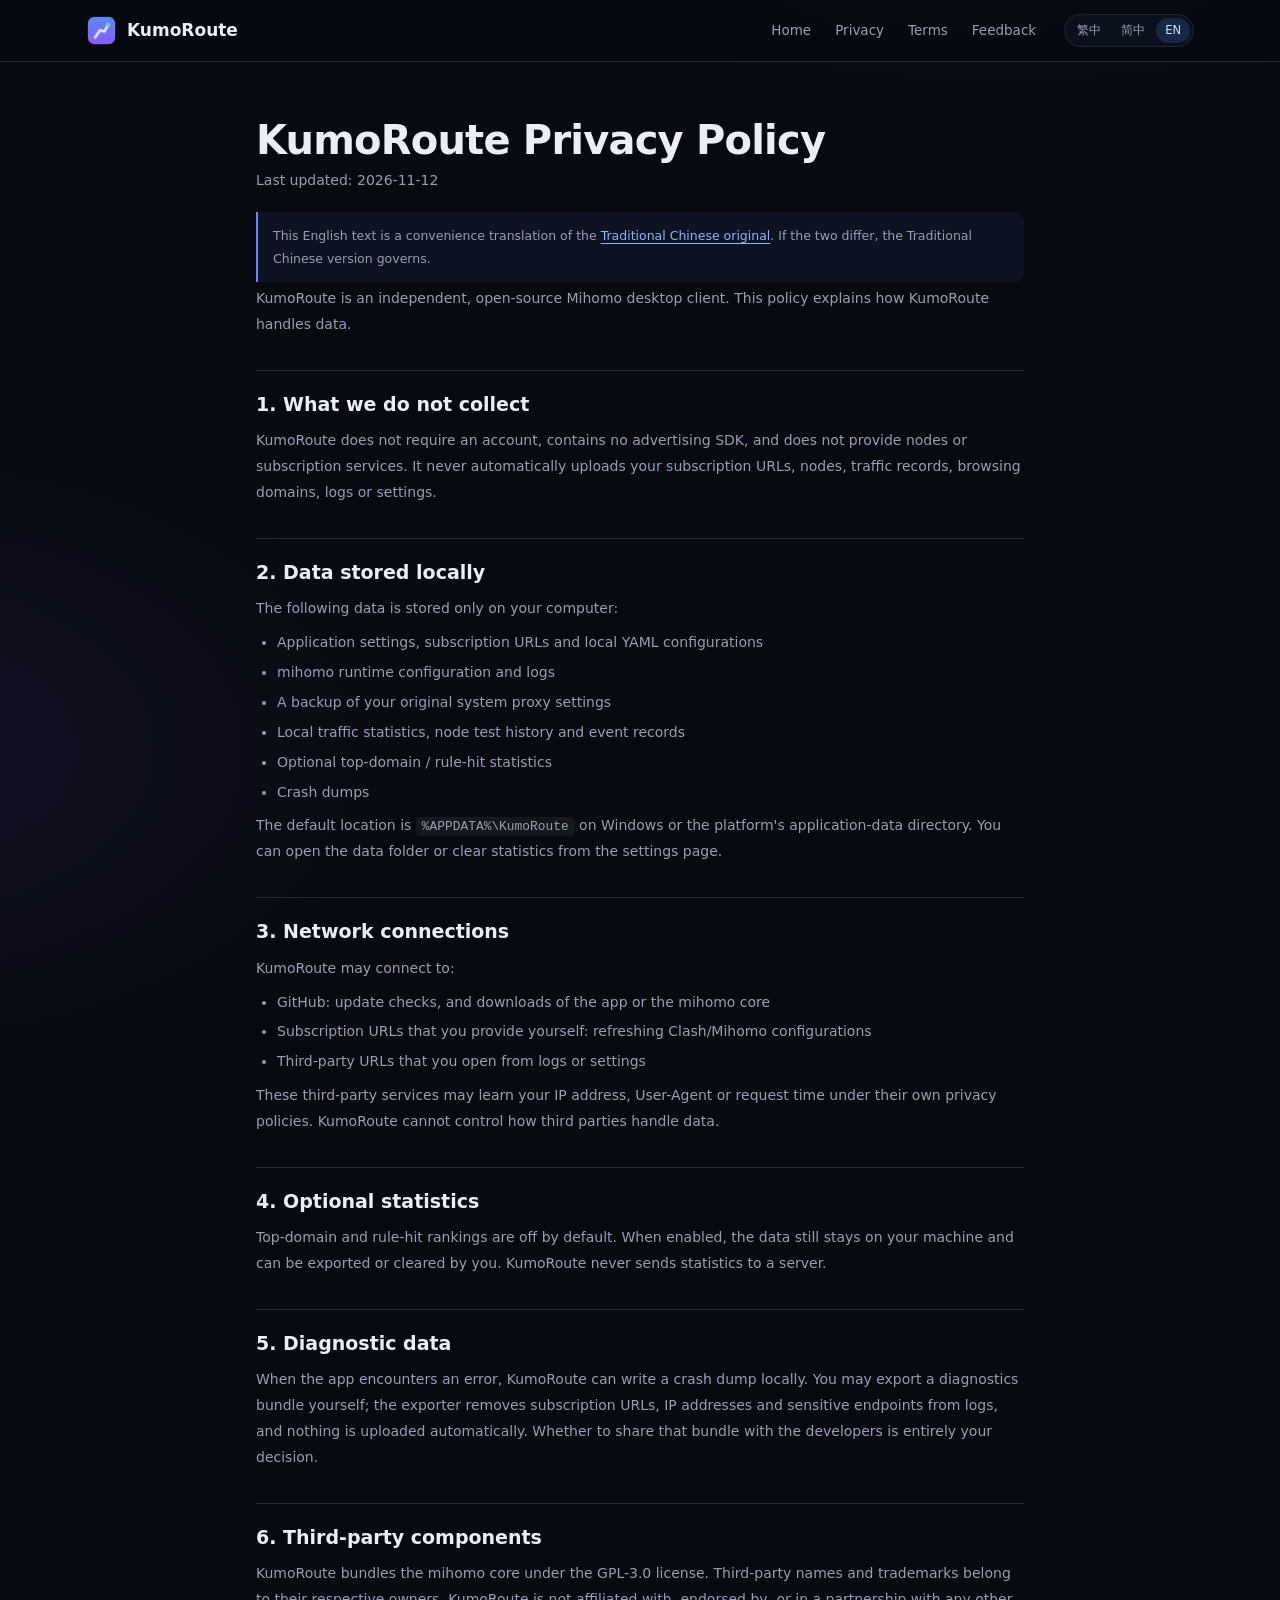
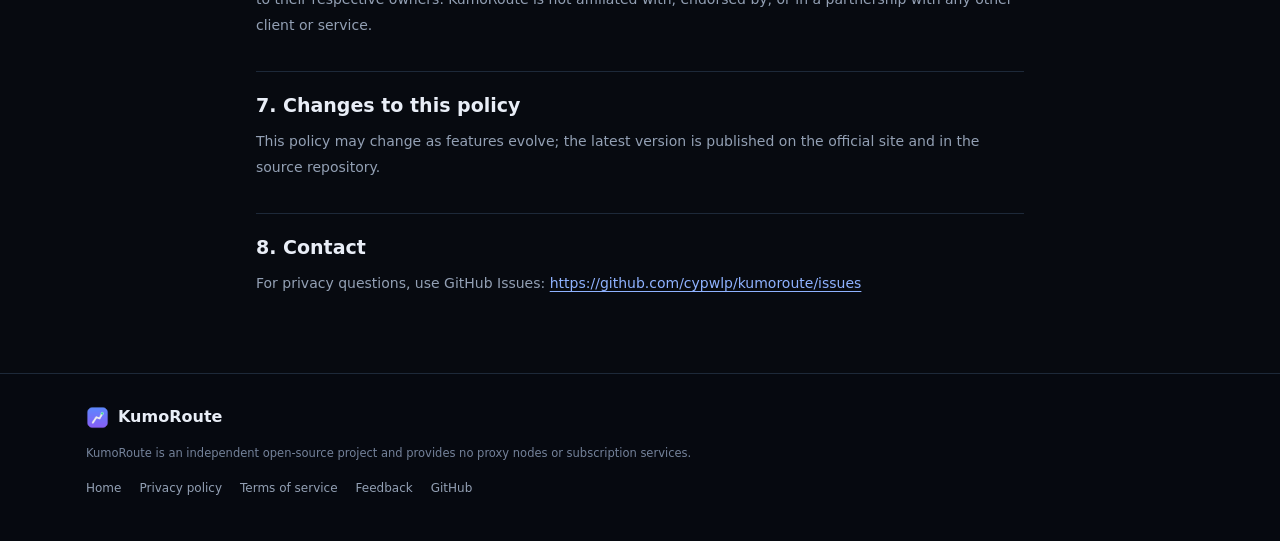
<file: site/en/privacy.html>
<!DOCTYPE html>
<html lang="en">
<head>
<meta charset="utf-8">
<meta http-equiv="Content-Security-Policy" content="default-src 'self'; img-src 'self' data:; style-src 'self' 'sha256-5Kjd6Hv1ZeUT0sB1XVu1yzSafM79+8hqAm3eexYx99c='; script-src 'self'; connect-src 'self'; object-src 'none'; base-uri 'self'; form-action 'none'">
<meta name="viewport" content="width=device-width, initial-scale=1">
<meta name="theme-color" content="#0b0e14">
<title>KumoRoute Privacy Policy — KumoRoute</title>
<meta name="description" content="How KumoRoute handles data. No account, no telemetry, no uploads: settings stay on your device.">
<link rel="canonical" href="https://cypwlp.github.io/kumoroute/en/privacy.html">
<link rel="alternate" hreflang="zh-Hant" href="https://cypwlp.github.io/kumoroute/privacy.html">
<link rel="alternate" hreflang="zh-Hans" href="https://cypwlp.github.io/kumoroute/zh-cn/privacy.html">
<link rel="alternate" hreflang="en" href="https://cypwlp.github.io/kumoroute/en/privacy.html">
<link rel="alternate" hreflang="x-default" href="https://cypwlp.github.io/kumoroute/privacy.html">
<link rel="icon" href="../assets/icon.png">
<style data-inline-css>:root{--bg:#070a10;--bg2:#0b1018;--card:#0f1622;--line:#1d2939;--line2:#2b3d55;--text:#e9eef7;--muted:#93a0b4;--accent:#5b8cff;--accent2:#8b5cf6;--green:#3ddc97;--amber:#f3c969}*{box-sizing:border-box;margin:0;padding:0}html{scroll-behavior:smooth}body{background:radial-gradient(1100px 580px at 78% -12%,rgba(91,140,255,.16),transparent 62%),radial-gradient(900px 540px at -10% 35%,rgba(139,92,246,.1),transparent 62%),var(--bg);color:var(--text);font-family:"Segoe UI","Microsoft YaHei UI","Microsoft JhengHei UI",system-ui,sans-serif;line-height:1.65;-webkit-font-smoothing:antialiased;overflow-x:clip}a{color:inherit;text-decoration:none}img{max-width:100%;height:auto;display:block}button,a{-webkit-tap-highlight-color:transparent}.nav{position:sticky;top:0;z-index:40;background:rgba(7,10,16,.78);backdrop-filter:blur(16px);border-bottom:1px solid var(--line)}.nav-inner{max-width:1160px;margin:0 auto;display:flex;align-items:center;gap:28px;padding:14px 26px}.brand{display:flex;align-items:center;gap:10px;font-weight:750;font-size:17px}.brand img{width:31px;height:31px;border-radius:9px}.nav-links{display:flex;gap:24px;flex:1;margin-left:10px}.nav-links a{color:var(--muted);font-size:13.5px;transition:color .15s}.nav-links a:hover{color:var(--text)}.lang-switch{display:flex;align-items:center;gap:2px;padding:3px;border:1px solid var(--line);border-radius:999px;background:rgba(15,22,34,.7)}.lang-switch a{padding:3px 9px;border-radius:999px;font-size:11.5px;color:var(--muted);transition:color .15s,background .15s;white-space:nowrap}.lang-switch a:hover{color:var(--text)}.lang-switch a[aria-current="true"]{background:rgba(91,140,255,.18);color:#cfe0ff}.btn{display:inline-flex;align-items:center;justify-content:center;gap:9px;border-radius:11px;border:1px solid var(--line2);padding:10px 18px;font-size:14px;font-weight:600;transition:transform .16s,border-color .16s,filter .16s;white-space:nowrap}.btn:hover{border-color:var(--accent);transform:translateY(-1px)}.btn.small{padding:7px 14px;font-size:12.5px}.btn.big{padding:13px 24px;font-size:15px;border-radius:12px}.btn.primary{background:linear-gradient(135deg,var(--accent),var(--accent2));border:0;color:#fff;box-shadow:0 9px 30px rgba(91,140,255,.32)}.btn.primary:hover{filter:brightness(1.08)}.btn.primary .sub{display:block;font-size:11px;font-weight:400;opacity:.82}.btn.ghost{background:rgba(255,255,255,.025)}.hero{max-width:1160px;margin:0 auto;padding:90px 26px 64px;display:grid;grid-template-columns:1.02fr .98fr;gap:56px;align-items:center}.badge{display:inline-block;font-size:12.5px;color:#b4c2d9;border:1px solid var(--line2);background:rgba(91,140,255,.08);border-radius:999px;padding:5px 13px;margin-bottom:20px}h1{font-size:clamp(38px,5vw,58px);line-height:1.1;letter-spacing:-.02em;font-weight:780}.grad{background:linear-gradient(92deg,#6ea8ff,#a78bfa 60%,#3ddc97);-webkit-background-clip:text;background-clip:text;color:transparent}.lead{color:var(--muted);font-size:16px;margin:20px 0 28px;max-width:540px}.cta{display:flex;gap:12px;flex-wrap:wrap;align-items:center}.trust-row{display:flex;flex-wrap:wrap;gap:8px 18px;margin-top:24px;color:#73829a;font-size:12px}.trust-row span::before{content:"✓";color:var(--green);margin-right:5px}.hero-visual{position:relative;min-width:0}.hero-glow{position:absolute;inset:2% -6%;background:radial-gradient(closest-side,rgba(91,140,255,.25),transparent 74%);filter:blur(30px)}.app-frame{position:relative;z-index:1;overflow:hidden;border:1px solid #33445e;border-radius:17px;background:#0a111b;box-shadow:0 30px 90px rgba(0,0,0,.55);transform:perspective(1200px) rotateY(-3deg) rotateX(2deg)}.window-bar{display:flex;gap:6px;padding:11px 13px;border-bottom:1px solid #1d2939}.window-bar i{width:9px;height:9px;border-radius:50%;background:#33445e}.window-bar i:nth-child(1){background:#ff5f57}.window-bar i:nth-child(2){background:#febc2e}.window-bar i:nth-child(3){background:#28c840}.floating-card{position:absolute;z-index:2;display:flex;flex-direction:column;gap:2px;padding:10px 13px;border:1px solid #33445e;border-radius:11px;background:rgba(15,22,34,.92);box-shadow:0 15px 35px rgba(0,0,0,.35);font-size:11px}.floating-card b{font-size:12px}.floating-card span{color:var(--muted)}.float-a{left:-24px;bottom:45px}.float-b{right:-18px;top:52px}.download-section,.section,.final-cta{max-width:1160px;margin:0 auto;padding:54px 26px 20px}.section-head{display:flex;align-items:end;justify-content:space-between;gap:30px;margin-bottom:26px}.section-head.centered{display:block;max-width:680px;margin:0 auto 30px;text-align:center}.section-head h2{font-size:30px;line-height:1.18;letter-spacing:-.01em}.section-head p{color:var(--muted);font-size:14px;max-width:450px}.section-head.centered p{margin:10px auto 0}.eyebrow{display:inline-block;margin-bottom:8px;color:#91b3ff;font-size:10.5px;font-weight:700;letter-spacing:.14em}.download-grid{display:grid;grid-template-columns:1.15fr 1fr 1fr;gap:14px}.download-card{display:flex;flex-direction:column;min-height:236px;padding:21px;border:1px solid var(--line);border-radius:15px;background:linear-gradient(145deg,rgba(15,22,34,.94),rgba(9,14,22,.94))}.download-card.featured{border-color:rgba(91,140,255,.55);box-shadow:inset 0 0 0 1px rgba(91,140,255,.08),0 16px 50px rgba(91,140,255,.09)}.platform-head{display:flex;align-items:center;gap:11px;margin-bottom:13px}.platform-icon{display:grid;place-items:center;width:37px;height:37px;border-radius:10px;background:rgba(91,140,255,.13);color:#a9c4ff;font-size:20px}.platform-head h3{display:inline;font-size:16px}.pill{display:inline-block;margin-left:7px;padding:2px 7px;border-radius:999px;background:rgba(61,220,151,.12);color:var(--green);font-size:10px;vertical-align:2px}.download-card p{color:var(--muted);font-size:12.5px;flex:1}.download-actions{display:flex;flex-wrap:wrap;gap:8px;margin-top:18px}.download-actions .btn{padding:9px 12px;font-size:12px}.feature-grid{display:grid;grid-template-columns:repeat(3,1fr);gap:14px}.feature-card{position:relative;min-height:230px;padding:20px;border:1px solid var(--line);border-radius:15px;background:var(--card);overflow:hidden}.feature-card::after{content:"";position:absolute;width:120px;height:120px;right:-30px;top:-35px;border-radius:50%;filter:blur(28px);opacity:.35}.accent-blue::after{background:var(--accent)}.accent-violet::after{background:var(--accent2)}.accent-green::after{background:var(--green)}.accent-amber::after{background:var(--amber)}.feature-icon{display:grid;place-items:center;width:35px;height:35px;margin-bottom:19px;border-radius:10px;background:rgba(255,255,255,.05);font-size:18px}.feature-card h3{font-size:16px;margin-bottom:9px}.feature-card p{color:var(--muted);font-size:12.5px}.feature-tag{position:absolute;left:20px;bottom:18px;color:#8090a8;font-size:10px;letter-spacing:.06em;text-transform:uppercase}.workflow-section{padding-top:78px}.steps{display:grid;grid-template-columns:repeat(3,1fr);gap:14px}.step{display:flex;gap:15px;padding:21px;border:1px solid var(--line);border-radius:14px;background:rgba(15,22,34,.62)}.step>b{color:#8fb2ff;font-size:12px;letter-spacing:.08em}.step h3{font-size:15px;margin-bottom:5px}.step p{color:var(--muted);font-size:12.5px}.screenshot-grid{display:grid;grid-template-columns:1.2fr .8fr;gap:14px}.shot-card{overflow:hidden;border:1px solid var(--line);border-radius:15px;background:var(--card)}.shot-card img{width:100%;aspect-ratio:16 / 9;object-fit:cover;object-position:top;background:#0a111b}.shot-card figcaption{display:flex;flex-direction:column;gap:2px;padding:13px 15px 15px;font-size:12.5px}.shot-card figcaption span{color:var(--muted);font-size:11.5px}.faq-section{padding-top:76px}.faq-grid{display:grid;grid-template-columns:1fr 1fr;gap:10px 14px}.faq-grid details{border:1px solid var(--line);border-radius:12px;background:rgba(15,22,34,.62);padding:15px 17px}.faq-grid summary{position:relative;padding-right:24px;cursor:pointer;color:#dce5f4;font-size:13.5px;list-style:none}.faq-grid summary::-webkit-details-marker{display:none}.faq-grid summary::after{content:"+";position:absolute;right:0;top:-1px;color:var(--muted);font-size:17px}.faq-grid details[open] summary::after{content:"–"}.faq-grid details p{color:var(--muted);font-size:12.5px;padding-top:10px}.final-cta{margin-top:72px;margin-bottom:60px;padding-top:30px;padding-bottom:30px;display:flex;align-items:center;justify-content:space-between;gap:24px;border-top:1px solid var(--line);border-bottom:1px solid var(--line)}.final-cta h2{font-size:27px}.final-cta p{margin-top:5px;color:var(--muted);font-size:13px}footer{border-top:1px solid var(--line);background:#060910}.foot-inner{max-width:1160px;margin:0 auto;padding:30px 26px 42px}.foot-brand{display:flex;align-items:center;gap:9px;font-weight:700;margin-bottom:12px}.foot-brand img{width:23px;height:23px;border-radius:6px}.disclaimer{max-width:900px;color:#74829a;font-size:11.5px;line-height:1.8}.foot-links{display:flex;flex-wrap:wrap;gap:18px;margin-top:16px;color:var(--muted);font-size:12px}.foot-links a:hover{color:var(--text)}@media (max-width:960px){.nav-links{display:none}.hero{grid-template-columns:1fr;gap:46px;padding-top:64px}.hero-visual{max-width:720px}.download-grid,.feature-grid{grid-template-columns:1fr 1fr}.feature-grid{gap:12px}.steps{grid-template-columns:1fr}.screenshot-grid{grid-template-columns:1fr}.shot-card img{aspect-ratio:16 / 8}}@media (max-width:620px){.nav-inner{padding:12px 18px}.nav-inner{gap:14px}.lang-switch a{padding:3px 7px;font-size:11px}.nav-links{display:none}.hero,.download-section,.section,.final-cta{padding-left:18px;padding-right:18px}.hero{padding-top:50px}.section-head{display:block}.section-head p{margin-top:9px}.download-grid,.feature-grid,.faq-grid{grid-template-columns:1fr}.final-cta{align-items:flex-start;flex-direction:column}.floating-card{display:none}.app-frame{transform:none}.download-actions .btn{flex:1}}:root{color-scheme:dark}picture{display:contents}[id]{scroll-margin-top:84px}a:focus-visible,summary:focus-visible,.btn:focus-visible{outline:2px solid #7aa8ff;outline-offset:3px;border-radius:8px}h1,h2,.lead,.section-head p{text-wrap:balance}h3,.feature-card p,.download-card p,.faq-grid details p{text-wrap:pretty}@media (prefers-reduced-motion:no-preference){@view-transition{navigation:auto}}@media (prefers-reduced-motion:reduce){html{scroll-behavior:auto}*,*::before,*::after{transition-duration:.01ms !important;animation-duration:.01ms !important}}.skip{position:absolute;left:12px;top:-48px;z-index:60;padding:9px 14px;border-radius:10px;background:#16233a;border:1px solid var(--accent);font-size:13px;transition:top .16s}.skip:focus{top:12px}@supports (interpolate-size:allow-keywords){:root{interpolate-size:allow-keywords}.faq-grid details::details-content{block-size:0;overflow:hidden;transition:block-size .22s ease,content-visibility .22s allow-discrete}.faq-grid details[open]::details-content{block-size:auto}}@media (prefers-reduced-motion:no-preference){@supports (view-transition-name:hero){.app-frame{view-transition-name:hero}.hero-copy h1{view-transition-name:headline}}}.legal-page{max-width:820px;margin:0 auto;padding:56px 26px 76px}.legal-page h1{font-size:clamp(28px,4vw,40px);margin-bottom:6px}.legal-page h2{font-size:19px;margin:32px 0 8px;padding-top:18px;border-top:1px solid var(--line)}.legal-page p,.legal-page li{color:var(--muted);font-size:14px;line-height:1.85}.legal-page ul{padding-left:21px;margin:8px 0}.legal-page li{list-style:disc;margin:4px 0}.legal-page code{padding:2px 6px;border-radius:5px;background:rgba(255,255,255,.06);font-size:.92em}.legal-page a{color:#8fb2ff;text-decoration:underline;text-underline-offset:3px}.legal-note{margin:18px 0 4px;padding:12px 15px;border-left:2px solid var(--accent);background:rgba(91,140,255,.07);border-radius:0 9px 9px 0;font-size:12.5px !important}.legal-nav{flex:0 1 auto;margin-left:auto}.feedback-grid{display:grid;grid-template-columns:repeat(3,1fr);gap:12px;margin:12px 0 8px}.feedback-card{display:flex;flex-direction:column;gap:6px;min-height:134px;padding:17px;border:1px solid var(--line);border-radius:14px;background:var(--card);transition:border-color .16s,transform .16s}.feedback-card:hover{border-color:var(--accent);transform:translateY(-2px)}.feedback-card .feature-icon{margin-bottom:4px;font-size:20px}.feedback-card b{font-size:14px}.feedback-card>span:last-child{color:var(--muted);font-size:12px;line-height:1.5}.feedback-steps{padding-left:21px;margin:6px 0}.feedback-steps li{list-style:decimal;margin:6px 0}.report-template{width:100%;margin-top:8px;padding:14px;resize:vertical;border:1px solid var(--line2);border-radius:12px;background:#0a111b;color:#cbd6e8;font:12px/1.7 ui-monospace,SFMono-Regular,Consolas,monospace}.report-template:focus{outline:2px solid var(--accent);outline-offset:2px}.feedback-actions{display:flex;align-items:center;gap:12px;margin-top:10px}.copy-status{color:var(--green);font-size:12px}@media (max-width:960px){.feedback-grid{grid-template-columns:1fr}}.legal-page .feedback-card,.legal-page .feedback-card b,.legal-page .feedback-card span{color:inherit;text-decoration:none}.legal-page .feedback-card>span:last-child{color:var(--muted)}.mirror-note{margin-top:16px;color:var(--muted);font-size:12px}.mirror-note a{color:#8fb2ff;text-decoration:underline;text-underline-offset:2px}</style>
</head>
<body>
<a class="skip" href="#main">Skip to main content</a>
<header class="nav"><div class="nav-inner"><a class="brand" href="./"><img src="../assets/icon.png" alt="KumoRoute" width="256" height="256" decoding="async"><span>KumoRoute</span></a><nav class="nav-links legal-nav" aria-label="Legal"><a href="./">Home</a><a href="privacy.html">Privacy</a><a href="terms.html">Terms</a><a href="feedback.html">Feedback</a></nav><nav class="lang-switch" aria-label="Language"><a href="../privacy.html" hreflang="zh-Hant" lang="zh-Hant">繁中</a><a href="../zh-cn/privacy.html" hreflang="zh-Hans" lang="zh-Hans">简中</a><a href="./privacy.html" hreflang="en" lang="en" aria-current="true">EN</a></nav></div></header>
<main class="legal-page" id="main" tabindex="-1">
<h1>KumoRoute Privacy Policy</h1>
<p>Last updated: 2026-11-12</p>
<p class="legal-note">This English text is a convenience translation of the <a href="../privacy.html" hreflang="zh-Hant" lang="zh-Hant">Traditional Chinese original</a>. If the two differ, the Traditional Chinese version governs.</p>
<p>KumoRoute is an independent, open-source Mihomo desktop client. This policy explains how KumoRoute handles data.</p>
<h2>1. What we do not collect</h2>
<p>KumoRoute does not require an account, contains no advertising SDK, and does not provide nodes or subscription services. It never automatically uploads your subscription URLs, nodes, traffic records, browsing domains, logs or settings.</p>
<h2>2. Data stored locally</h2>
<p>The following data is stored only on your computer:</p>
<ul>
<li>Application settings, subscription URLs and local YAML configurations</li>
<li>mihomo runtime configuration and logs</li>
<li>A backup of your original system proxy settings</li>
<li>Local traffic statistics, node test history and event records</li>
<li>Optional top-domain / rule-hit statistics</li>
<li>Crash dumps</li>
</ul>
<p>The default location is <code>%APPDATA%\KumoRoute</code> on Windows or the platform's application-data directory. You can open the data folder or clear statistics from the settings page.</p>
<h2>3. Network connections</h2>
<p>KumoRoute may connect to:</p>
<ul>
<li>GitHub: update checks, and downloads of the app or the mihomo core</li>
<li>Subscription URLs that you provide yourself: refreshing Clash/Mihomo configurations</li>
<li>Third-party URLs that you open from logs or settings</li>
</ul>
<p>These third-party services may learn your IP address, User-Agent or request time under their own privacy policies. KumoRoute cannot control how third parties handle data.</p>
<h2>4. Optional statistics</h2>
<p>Top-domain and rule-hit rankings are off by default. When enabled, the data still stays on your machine and can be exported or cleared by you. KumoRoute never sends statistics to a server.</p>
<h2>5. Diagnostic data</h2>
<p>When the app encounters an error, KumoRoute can write a crash dump locally. You may export a diagnostics bundle yourself; the exporter removes subscription URLs, IP addresses and sensitive endpoints from logs, and nothing is uploaded automatically. Whether to share that bundle with the developers is entirely your decision.</p>
<h2>6. Third-party components</h2>
<p>KumoRoute bundles the mihomo core under the GPL-3.0 license. Third-party names and trademarks belong to their respective owners. KumoRoute is not affiliated with, endorsed by, or in a partnership with any other client or service.</p>
<h2>7. Changes to this policy</h2>
<p>This policy may change as features evolve; the latest version is published on the official site and in the source repository.</p>
<h2>8. Contact</h2>
<p>For privacy questions, use GitHub Issues: <a href="https://github.com/cypwlp/kumoroute/issues">https://github.com/cypwlp/kumoroute/issues</a></p>
</main>
<footer><div class="foot-inner"><div class="foot-brand"><img src="../assets/icon.png" alt="" width="256" height="256" decoding="async"><span>KumoRoute</span></div><p class="disclaimer">KumoRoute is an independent open-source project and provides no proxy nodes or subscription services.</p><p class="foot-links"><a href="./">Home</a><a href="privacy.html">Privacy policy</a><a href="terms.html">Terms of service</a><a href="feedback.html">Feedback</a><a href="https://github.com/cypwlp/kumoroute">GitHub</a></p></div></footer>
</body>
</html>
</file>
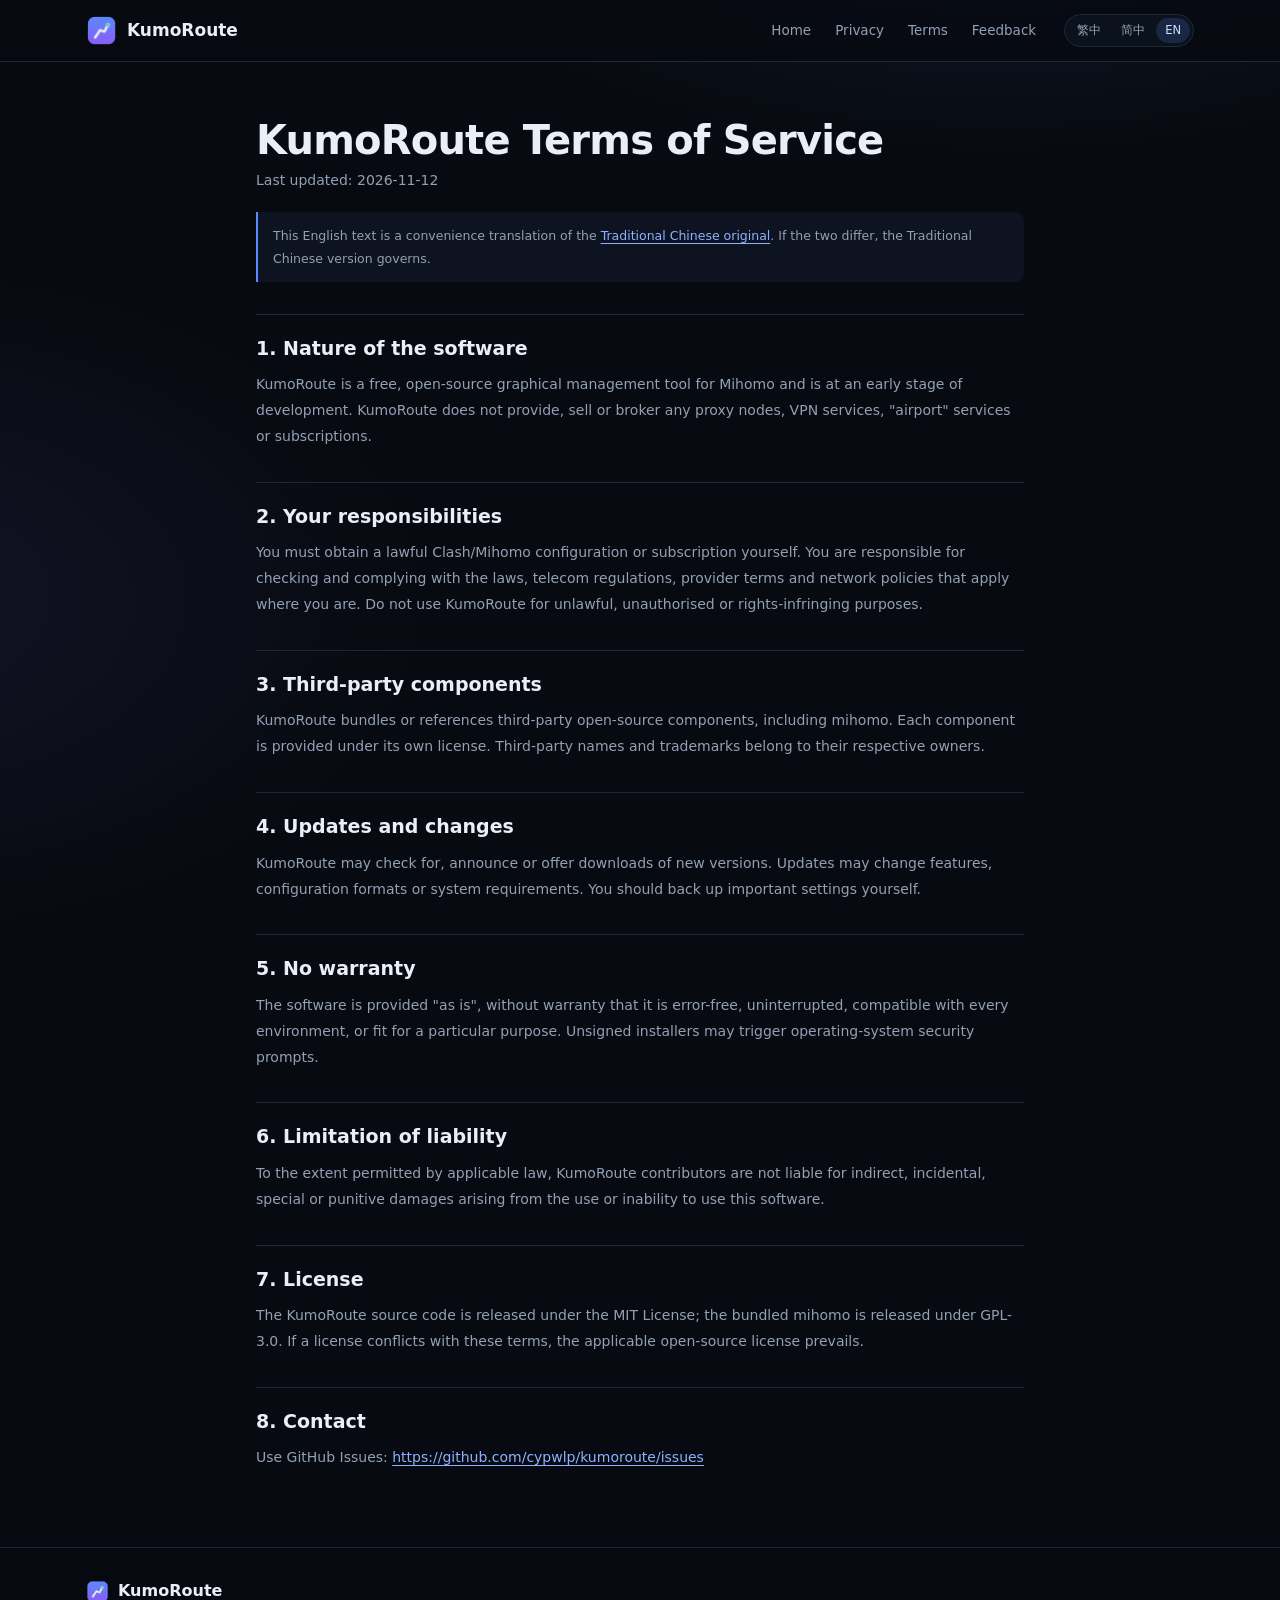
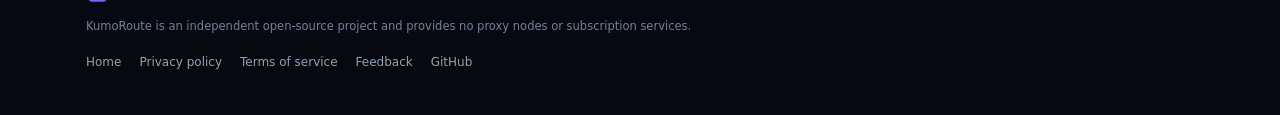
<file: site/en/terms.html>
<!DOCTYPE html>
<html lang="en">
<head>
<meta charset="utf-8">
<meta http-equiv="Content-Security-Policy" content="default-src 'self'; img-src 'self' data:; style-src 'self' 'sha256-5Kjd6Hv1ZeUT0sB1XVu1yzSafM79+8hqAm3eexYx99c='; script-src 'self'; connect-src 'self'; object-src 'none'; base-uri 'self'; form-action 'none'">
<meta name="viewport" content="width=device-width, initial-scale=1">
<meta name="theme-color" content="#0b0e14">
<title>KumoRoute Terms of Service — KumoRoute</title>
<meta name="description" content="KumoRoute terms of service: a free, open-source Mihomo client with no nodes or subscriptions sold.">
<link rel="canonical" href="https://cypwlp.github.io/kumoroute/en/terms.html">
<link rel="alternate" hreflang="zh-Hant" href="https://cypwlp.github.io/kumoroute/terms.html">
<link rel="alternate" hreflang="zh-Hans" href="https://cypwlp.github.io/kumoroute/zh-cn/terms.html">
<link rel="alternate" hreflang="en" href="https://cypwlp.github.io/kumoroute/en/terms.html">
<link rel="alternate" hreflang="x-default" href="https://cypwlp.github.io/kumoroute/terms.html">
<link rel="icon" href="../assets/icon.png">
<style data-inline-css>:root{--bg:#070a10;--bg2:#0b1018;--card:#0f1622;--line:#1d2939;--line2:#2b3d55;--text:#e9eef7;--muted:#93a0b4;--accent:#5b8cff;--accent2:#8b5cf6;--green:#3ddc97;--amber:#f3c969}*{box-sizing:border-box;margin:0;padding:0}html{scroll-behavior:smooth}body{background:radial-gradient(1100px 580px at 78% -12%,rgba(91,140,255,.16),transparent 62%),radial-gradient(900px 540px at -10% 35%,rgba(139,92,246,.1),transparent 62%),var(--bg);color:var(--text);font-family:"Segoe UI","Microsoft YaHei UI","Microsoft JhengHei UI",system-ui,sans-serif;line-height:1.65;-webkit-font-smoothing:antialiased;overflow-x:clip}a{color:inherit;text-decoration:none}img{max-width:100%;height:auto;display:block}button,a{-webkit-tap-highlight-color:transparent}.nav{position:sticky;top:0;z-index:40;background:rgba(7,10,16,.78);backdrop-filter:blur(16px);border-bottom:1px solid var(--line)}.nav-inner{max-width:1160px;margin:0 auto;display:flex;align-items:center;gap:28px;padding:14px 26px}.brand{display:flex;align-items:center;gap:10px;font-weight:750;font-size:17px}.brand img{width:31px;height:31px;border-radius:9px}.nav-links{display:flex;gap:24px;flex:1;margin-left:10px}.nav-links a{color:var(--muted);font-size:13.5px;transition:color .15s}.nav-links a:hover{color:var(--text)}.lang-switch{display:flex;align-items:center;gap:2px;padding:3px;border:1px solid var(--line);border-radius:999px;background:rgba(15,22,34,.7)}.lang-switch a{padding:3px 9px;border-radius:999px;font-size:11.5px;color:var(--muted);transition:color .15s,background .15s;white-space:nowrap}.lang-switch a:hover{color:var(--text)}.lang-switch a[aria-current="true"]{background:rgba(91,140,255,.18);color:#cfe0ff}.btn{display:inline-flex;align-items:center;justify-content:center;gap:9px;border-radius:11px;border:1px solid var(--line2);padding:10px 18px;font-size:14px;font-weight:600;transition:transform .16s,border-color .16s,filter .16s;white-space:nowrap}.btn:hover{border-color:var(--accent);transform:translateY(-1px)}.btn.small{padding:7px 14px;font-size:12.5px}.btn.big{padding:13px 24px;font-size:15px;border-radius:12px}.btn.primary{background:linear-gradient(135deg,var(--accent),var(--accent2));border:0;color:#fff;box-shadow:0 9px 30px rgba(91,140,255,.32)}.btn.primary:hover{filter:brightness(1.08)}.btn.primary .sub{display:block;font-size:11px;font-weight:400;opacity:.82}.btn.ghost{background:rgba(255,255,255,.025)}.hero{max-width:1160px;margin:0 auto;padding:90px 26px 64px;display:grid;grid-template-columns:1.02fr .98fr;gap:56px;align-items:center}.badge{display:inline-block;font-size:12.5px;color:#b4c2d9;border:1px solid var(--line2);background:rgba(91,140,255,.08);border-radius:999px;padding:5px 13px;margin-bottom:20px}h1{font-size:clamp(38px,5vw,58px);line-height:1.1;letter-spacing:-.02em;font-weight:780}.grad{background:linear-gradient(92deg,#6ea8ff,#a78bfa 60%,#3ddc97);-webkit-background-clip:text;background-clip:text;color:transparent}.lead{color:var(--muted);font-size:16px;margin:20px 0 28px;max-width:540px}.cta{display:flex;gap:12px;flex-wrap:wrap;align-items:center}.trust-row{display:flex;flex-wrap:wrap;gap:8px 18px;margin-top:24px;color:#73829a;font-size:12px}.trust-row span::before{content:"✓";color:var(--green);margin-right:5px}.hero-visual{position:relative;min-width:0}.hero-glow{position:absolute;inset:2% -6%;background:radial-gradient(closest-side,rgba(91,140,255,.25),transparent 74%);filter:blur(30px)}.app-frame{position:relative;z-index:1;overflow:hidden;border:1px solid #33445e;border-radius:17px;background:#0a111b;box-shadow:0 30px 90px rgba(0,0,0,.55);transform:perspective(1200px) rotateY(-3deg) rotateX(2deg)}.window-bar{display:flex;gap:6px;padding:11px 13px;border-bottom:1px solid #1d2939}.window-bar i{width:9px;height:9px;border-radius:50%;background:#33445e}.window-bar i:nth-child(1){background:#ff5f57}.window-bar i:nth-child(2){background:#febc2e}.window-bar i:nth-child(3){background:#28c840}.floating-card{position:absolute;z-index:2;display:flex;flex-direction:column;gap:2px;padding:10px 13px;border:1px solid #33445e;border-radius:11px;background:rgba(15,22,34,.92);box-shadow:0 15px 35px rgba(0,0,0,.35);font-size:11px}.floating-card b{font-size:12px}.floating-card span{color:var(--muted)}.float-a{left:-24px;bottom:45px}.float-b{right:-18px;top:52px}.download-section,.section,.final-cta{max-width:1160px;margin:0 auto;padding:54px 26px 20px}.section-head{display:flex;align-items:end;justify-content:space-between;gap:30px;margin-bottom:26px}.section-head.centered{display:block;max-width:680px;margin:0 auto 30px;text-align:center}.section-head h2{font-size:30px;line-height:1.18;letter-spacing:-.01em}.section-head p{color:var(--muted);font-size:14px;max-width:450px}.section-head.centered p{margin:10px auto 0}.eyebrow{display:inline-block;margin-bottom:8px;color:#91b3ff;font-size:10.5px;font-weight:700;letter-spacing:.14em}.download-grid{display:grid;grid-template-columns:1.15fr 1fr 1fr;gap:14px}.download-card{display:flex;flex-direction:column;min-height:236px;padding:21px;border:1px solid var(--line);border-radius:15px;background:linear-gradient(145deg,rgba(15,22,34,.94),rgba(9,14,22,.94))}.download-card.featured{border-color:rgba(91,140,255,.55);box-shadow:inset 0 0 0 1px rgba(91,140,255,.08),0 16px 50px rgba(91,140,255,.09)}.platform-head{display:flex;align-items:center;gap:11px;margin-bottom:13px}.platform-icon{display:grid;place-items:center;width:37px;height:37px;border-radius:10px;background:rgba(91,140,255,.13);color:#a9c4ff;font-size:20px}.platform-head h3{display:inline;font-size:16px}.pill{display:inline-block;margin-left:7px;padding:2px 7px;border-radius:999px;background:rgba(61,220,151,.12);color:var(--green);font-size:10px;vertical-align:2px}.download-card p{color:var(--muted);font-size:12.5px;flex:1}.download-actions{display:flex;flex-wrap:wrap;gap:8px;margin-top:18px}.download-actions .btn{padding:9px 12px;font-size:12px}.feature-grid{display:grid;grid-template-columns:repeat(3,1fr);gap:14px}.feature-card{position:relative;min-height:230px;padding:20px;border:1px solid var(--line);border-radius:15px;background:var(--card);overflow:hidden}.feature-card::after{content:"";position:absolute;width:120px;height:120px;right:-30px;top:-35px;border-radius:50%;filter:blur(28px);opacity:.35}.accent-blue::after{background:var(--accent)}.accent-violet::after{background:var(--accent2)}.accent-green::after{background:var(--green)}.accent-amber::after{background:var(--amber)}.feature-icon{display:grid;place-items:center;width:35px;height:35px;margin-bottom:19px;border-radius:10px;background:rgba(255,255,255,.05);font-size:18px}.feature-card h3{font-size:16px;margin-bottom:9px}.feature-card p{color:var(--muted);font-size:12.5px}.feature-tag{position:absolute;left:20px;bottom:18px;color:#8090a8;font-size:10px;letter-spacing:.06em;text-transform:uppercase}.workflow-section{padding-top:78px}.steps{display:grid;grid-template-columns:repeat(3,1fr);gap:14px}.step{display:flex;gap:15px;padding:21px;border:1px solid var(--line);border-radius:14px;background:rgba(15,22,34,.62)}.step>b{color:#8fb2ff;font-size:12px;letter-spacing:.08em}.step h3{font-size:15px;margin-bottom:5px}.step p{color:var(--muted);font-size:12.5px}.screenshot-grid{display:grid;grid-template-columns:1.2fr .8fr;gap:14px}.shot-card{overflow:hidden;border:1px solid var(--line);border-radius:15px;background:var(--card)}.shot-card img{width:100%;aspect-ratio:16 / 9;object-fit:cover;object-position:top;background:#0a111b}.shot-card figcaption{display:flex;flex-direction:column;gap:2px;padding:13px 15px 15px;font-size:12.5px}.shot-card figcaption span{color:var(--muted);font-size:11.5px}.faq-section{padding-top:76px}.faq-grid{display:grid;grid-template-columns:1fr 1fr;gap:10px 14px}.faq-grid details{border:1px solid var(--line);border-radius:12px;background:rgba(15,22,34,.62);padding:15px 17px}.faq-grid summary{position:relative;padding-right:24px;cursor:pointer;color:#dce5f4;font-size:13.5px;list-style:none}.faq-grid summary::-webkit-details-marker{display:none}.faq-grid summary::after{content:"+";position:absolute;right:0;top:-1px;color:var(--muted);font-size:17px}.faq-grid details[open] summary::after{content:"–"}.faq-grid details p{color:var(--muted);font-size:12.5px;padding-top:10px}.final-cta{margin-top:72px;margin-bottom:60px;padding-top:30px;padding-bottom:30px;display:flex;align-items:center;justify-content:space-between;gap:24px;border-top:1px solid var(--line);border-bottom:1px solid var(--line)}.final-cta h2{font-size:27px}.final-cta p{margin-top:5px;color:var(--muted);font-size:13px}footer{border-top:1px solid var(--line);background:#060910}.foot-inner{max-width:1160px;margin:0 auto;padding:30px 26px 42px}.foot-brand{display:flex;align-items:center;gap:9px;font-weight:700;margin-bottom:12px}.foot-brand img{width:23px;height:23px;border-radius:6px}.disclaimer{max-width:900px;color:#74829a;font-size:11.5px;line-height:1.8}.foot-links{display:flex;flex-wrap:wrap;gap:18px;margin-top:16px;color:var(--muted);font-size:12px}.foot-links a:hover{color:var(--text)}@media (max-width:960px){.nav-links{display:none}.hero{grid-template-columns:1fr;gap:46px;padding-top:64px}.hero-visual{max-width:720px}.download-grid,.feature-grid{grid-template-columns:1fr 1fr}.feature-grid{gap:12px}.steps{grid-template-columns:1fr}.screenshot-grid{grid-template-columns:1fr}.shot-card img{aspect-ratio:16 / 8}}@media (max-width:620px){.nav-inner{padding:12px 18px}.nav-inner{gap:14px}.lang-switch a{padding:3px 7px;font-size:11px}.nav-links{display:none}.hero,.download-section,.section,.final-cta{padding-left:18px;padding-right:18px}.hero{padding-top:50px}.section-head{display:block}.section-head p{margin-top:9px}.download-grid,.feature-grid,.faq-grid{grid-template-columns:1fr}.final-cta{align-items:flex-start;flex-direction:column}.floating-card{display:none}.app-frame{transform:none}.download-actions .btn{flex:1}}:root{color-scheme:dark}picture{display:contents}[id]{scroll-margin-top:84px}a:focus-visible,summary:focus-visible,.btn:focus-visible{outline:2px solid #7aa8ff;outline-offset:3px;border-radius:8px}h1,h2,.lead,.section-head p{text-wrap:balance}h3,.feature-card p,.download-card p,.faq-grid details p{text-wrap:pretty}@media (prefers-reduced-motion:no-preference){@view-transition{navigation:auto}}@media (prefers-reduced-motion:reduce){html{scroll-behavior:auto}*,*::before,*::after{transition-duration:.01ms !important;animation-duration:.01ms !important}}.skip{position:absolute;left:12px;top:-48px;z-index:60;padding:9px 14px;border-radius:10px;background:#16233a;border:1px solid var(--accent);font-size:13px;transition:top .16s}.skip:focus{top:12px}@supports (interpolate-size:allow-keywords){:root{interpolate-size:allow-keywords}.faq-grid details::details-content{block-size:0;overflow:hidden;transition:block-size .22s ease,content-visibility .22s allow-discrete}.faq-grid details[open]::details-content{block-size:auto}}@media (prefers-reduced-motion:no-preference){@supports (view-transition-name:hero){.app-frame{view-transition-name:hero}.hero-copy h1{view-transition-name:headline}}}.legal-page{max-width:820px;margin:0 auto;padding:56px 26px 76px}.legal-page h1{font-size:clamp(28px,4vw,40px);margin-bottom:6px}.legal-page h2{font-size:19px;margin:32px 0 8px;padding-top:18px;border-top:1px solid var(--line)}.legal-page p,.legal-page li{color:var(--muted);font-size:14px;line-height:1.85}.legal-page ul{padding-left:21px;margin:8px 0}.legal-page li{list-style:disc;margin:4px 0}.legal-page code{padding:2px 6px;border-radius:5px;background:rgba(255,255,255,.06);font-size:.92em}.legal-page a{color:#8fb2ff;text-decoration:underline;text-underline-offset:3px}.legal-note{margin:18px 0 4px;padding:12px 15px;border-left:2px solid var(--accent);background:rgba(91,140,255,.07);border-radius:0 9px 9px 0;font-size:12.5px !important}.legal-nav{flex:0 1 auto;margin-left:auto}.feedback-grid{display:grid;grid-template-columns:repeat(3,1fr);gap:12px;margin:12px 0 8px}.feedback-card{display:flex;flex-direction:column;gap:6px;min-height:134px;padding:17px;border:1px solid var(--line);border-radius:14px;background:var(--card);transition:border-color .16s,transform .16s}.feedback-card:hover{border-color:var(--accent);transform:translateY(-2px)}.feedback-card .feature-icon{margin-bottom:4px;font-size:20px}.feedback-card b{font-size:14px}.feedback-card>span:last-child{color:var(--muted);font-size:12px;line-height:1.5}.feedback-steps{padding-left:21px;margin:6px 0}.feedback-steps li{list-style:decimal;margin:6px 0}.report-template{width:100%;margin-top:8px;padding:14px;resize:vertical;border:1px solid var(--line2);border-radius:12px;background:#0a111b;color:#cbd6e8;font:12px/1.7 ui-monospace,SFMono-Regular,Consolas,monospace}.report-template:focus{outline:2px solid var(--accent);outline-offset:2px}.feedback-actions{display:flex;align-items:center;gap:12px;margin-top:10px}.copy-status{color:var(--green);font-size:12px}@media (max-width:960px){.feedback-grid{grid-template-columns:1fr}}.legal-page .feedback-card,.legal-page .feedback-card b,.legal-page .feedback-card span{color:inherit;text-decoration:none}.legal-page .feedback-card>span:last-child{color:var(--muted)}.mirror-note{margin-top:16px;color:var(--muted);font-size:12px}.mirror-note a{color:#8fb2ff;text-decoration:underline;text-underline-offset:2px}</style>
</head>
<body>
<a class="skip" href="#main">Skip to main content</a>
<header class="nav"><div class="nav-inner"><a class="brand" href="./"><img src="../assets/icon.png" alt="KumoRoute" width="256" height="256" decoding="async"><span>KumoRoute</span></a><nav class="nav-links legal-nav" aria-label="Legal"><a href="./">Home</a><a href="privacy.html">Privacy</a><a href="terms.html">Terms</a><a href="feedback.html">Feedback</a></nav><nav class="lang-switch" aria-label="Language"><a href="../terms.html" hreflang="zh-Hant" lang="zh-Hant">繁中</a><a href="../zh-cn/terms.html" hreflang="zh-Hans" lang="zh-Hans">简中</a><a href="./terms.html" hreflang="en" lang="en" aria-current="true">EN</a></nav></div></header>
<main class="legal-page" id="main" tabindex="-1">
<h1>KumoRoute Terms of Service</h1>
<p>Last updated: 2026-11-12</p>
<p class="legal-note">This English text is a convenience translation of the <a href="../terms.html" hreflang="zh-Hant" lang="zh-Hant">Traditional Chinese original</a>. If the two differ, the Traditional Chinese version governs.</p>
<h2>1. Nature of the software</h2>
<p>KumoRoute is a free, open-source graphical management tool for Mihomo and is at an early stage of development. KumoRoute does not provide, sell or broker any proxy nodes, VPN services, "airport" services or subscriptions.</p>
<h2>2. Your responsibilities</h2>
<p>You must obtain a lawful Clash/Mihomo configuration or subscription yourself. You are responsible for checking and complying with the laws, telecom regulations, provider terms and network policies that apply where you are. Do not use KumoRoute for unlawful, unauthorised or rights-infringing purposes.</p>
<h2>3. Third-party components</h2>
<p>KumoRoute bundles or references third-party open-source components, including mihomo. Each component is provided under its own license. Third-party names and trademarks belong to their respective owners.</p>
<h2>4. Updates and changes</h2>
<p>KumoRoute may check for, announce or offer downloads of new versions. Updates may change features, configuration formats or system requirements. You should back up important settings yourself.</p>
<h2>5. No warranty</h2>
<p>The software is provided "as is", without warranty that it is error-free, uninterrupted, compatible with every environment, or fit for a particular purpose. Unsigned installers may trigger operating-system security prompts.</p>
<h2>6. Limitation of liability</h2>
<p>To the extent permitted by applicable law, KumoRoute contributors are not liable for indirect, incidental, special or punitive damages arising from the use or inability to use this software.</p>
<h2>7. License</h2>
<p>The KumoRoute source code is released under the MIT License; the bundled mihomo is released under GPL-3.0. If a license conflicts with these terms, the applicable open-source license prevails.</p>
<h2>8. Contact</h2>
<p>Use GitHub Issues: <a href="https://github.com/cypwlp/kumoroute/issues">https://github.com/cypwlp/kumoroute/issues</a></p>
</main>
<footer><div class="foot-inner"><div class="foot-brand"><img src="../assets/icon.png" alt="" width="256" height="256" decoding="async"><span>KumoRoute</span></div><p class="disclaimer">KumoRoute is an independent open-source project and provides no proxy nodes or subscription services.</p><p class="foot-links"><a href="./">Home</a><a href="privacy.html">Privacy policy</a><a href="terms.html">Terms of service</a><a href="feedback.html">Feedback</a><a href="https://github.com/cypwlp/kumoroute">GitHub</a></p></div></footer>
</body>
</html>
</file>
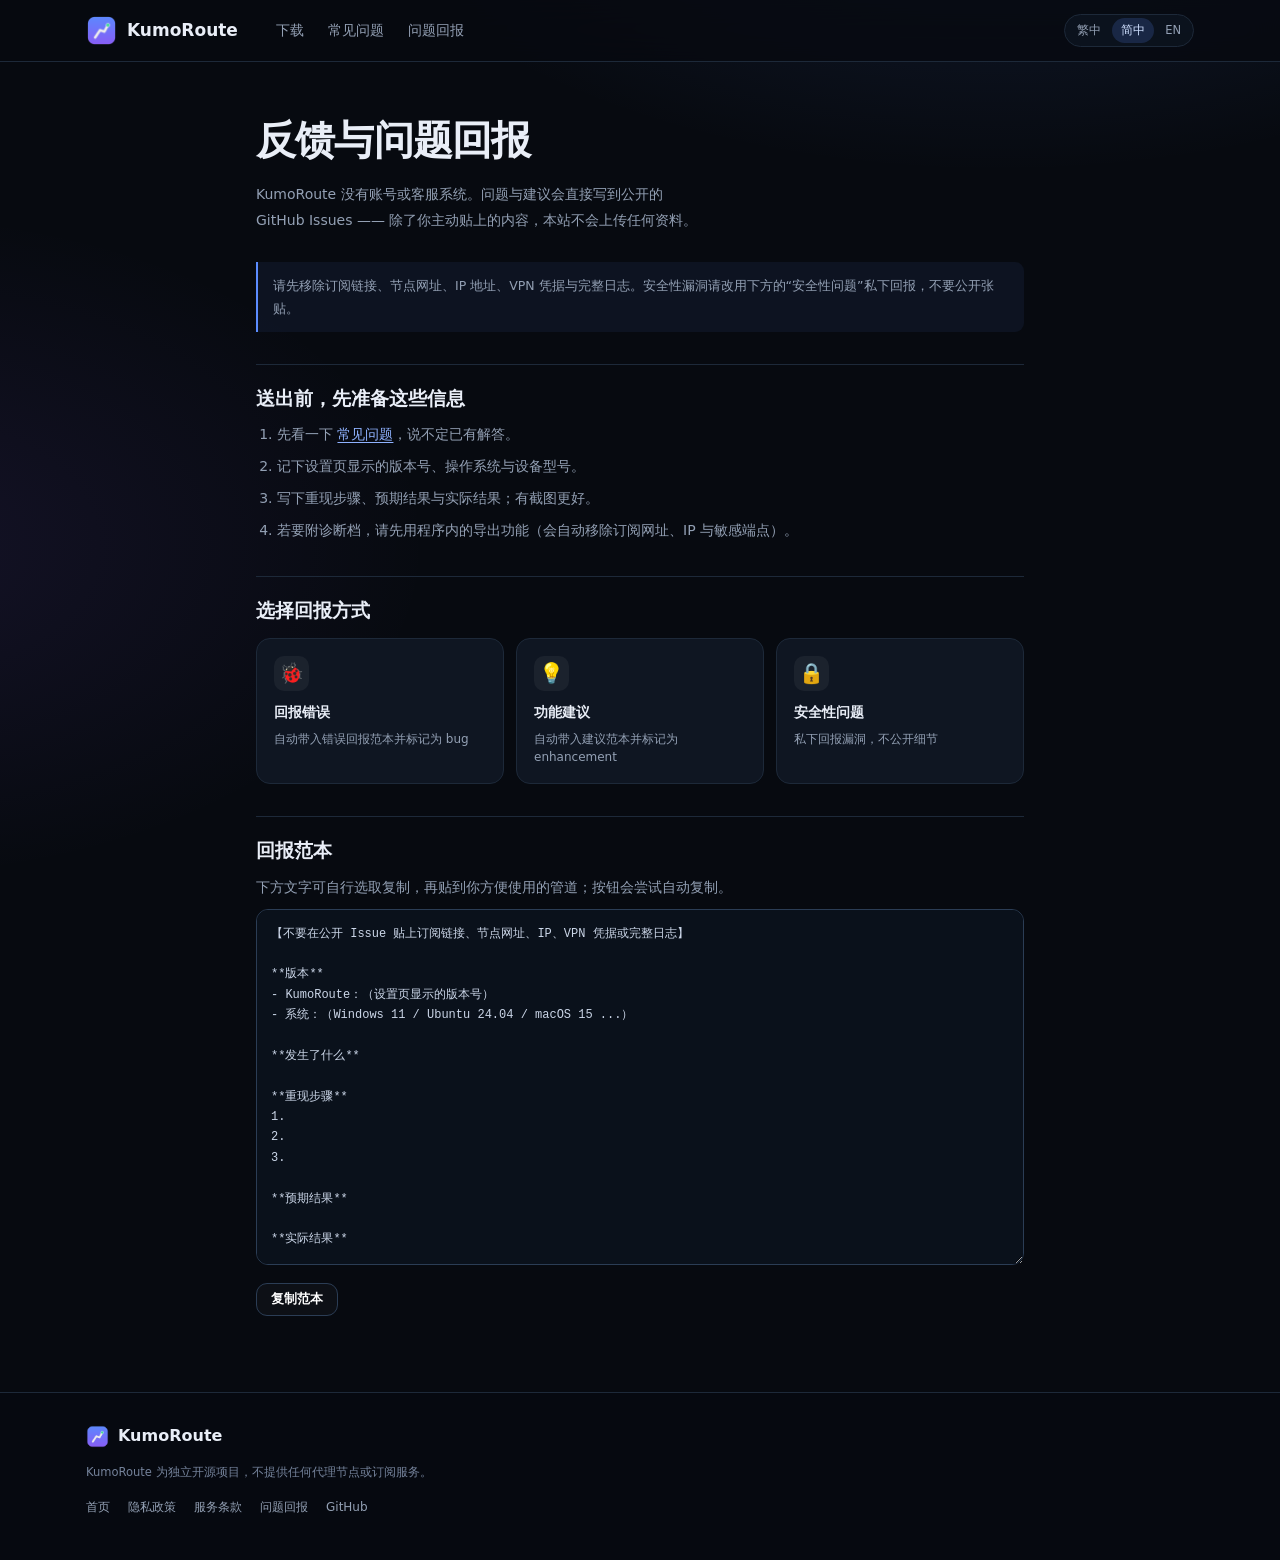
<file: site/zh-cn/feedback.html>
<!DOCTYPE html>
<html lang="zh-Hans">
<head>
<meta charset="utf-8">
<meta http-equiv="Content-Security-Policy" content="default-src 'self'; img-src 'self' data:; style-src 'self' 'sha256-5Kjd6Hv1ZeUT0sB1XVu1yzSafM79+8hqAm3eexYx99c='; script-src 'self'; connect-src 'self'; object-src 'none'; base-uri 'self'; form-action 'none'">
<meta name="viewport" content="width=device-width, initial-scale=1">
<meta name="theme-color" content="#070a10">
<title>反馈与问题回报 — KumoRoute</title>
<meta name="description" content="回报 KumoRoute 问题或提出建议。送出前请先移除订阅链接、IP 与敏感资讯；内容会写入公开的 GitHub Issues。">
<link rel="canonical" href="https://cypwlp.github.io/kumoroute/zh-cn/feedback.html">
<link rel="alternate" hreflang="zh-Hant" href="https://cypwlp.github.io/kumoroute/feedback.html">
<link rel="alternate" hreflang="en" href="https://cypwlp.github.io/kumoroute/en/feedback.html">
<link rel="alternate" hreflang="zh-Hans" href="https://cypwlp.github.io/kumoroute/zh-cn/feedback.html">
<link rel="alternate" hreflang="x-default" href="https://cypwlp.github.io/kumoroute/feedback.html">
<link rel="icon" href="../assets/icon.png">
<style data-inline-css>:root{--bg:#070a10;--bg2:#0b1018;--card:#0f1622;--line:#1d2939;--line2:#2b3d55;--text:#e9eef7;--muted:#93a0b4;--accent:#5b8cff;--accent2:#8b5cf6;--green:#3ddc97;--amber:#f3c969}*{box-sizing:border-box;margin:0;padding:0}html{scroll-behavior:smooth}body{background:radial-gradient(1100px 580px at 78% -12%,rgba(91,140,255,.16),transparent 62%),radial-gradient(900px 540px at -10% 35%,rgba(139,92,246,.1),transparent 62%),var(--bg);color:var(--text);font-family:"Segoe UI","Microsoft YaHei UI","Microsoft JhengHei UI",system-ui,sans-serif;line-height:1.65;-webkit-font-smoothing:antialiased;overflow-x:clip}a{color:inherit;text-decoration:none}img{max-width:100%;height:auto;display:block}button,a{-webkit-tap-highlight-color:transparent}.nav{position:sticky;top:0;z-index:40;background:rgba(7,10,16,.78);backdrop-filter:blur(16px);border-bottom:1px solid var(--line)}.nav-inner{max-width:1160px;margin:0 auto;display:flex;align-items:center;gap:28px;padding:14px 26px}.brand{display:flex;align-items:center;gap:10px;font-weight:750;font-size:17px}.brand img{width:31px;height:31px;border-radius:9px}.nav-links{display:flex;gap:24px;flex:1;margin-left:10px}.nav-links a{color:var(--muted);font-size:13.5px;transition:color .15s}.nav-links a:hover{color:var(--text)}.lang-switch{display:flex;align-items:center;gap:2px;padding:3px;border:1px solid var(--line);border-radius:999px;background:rgba(15,22,34,.7)}.lang-switch a{padding:3px 9px;border-radius:999px;font-size:11.5px;color:var(--muted);transition:color .15s,background .15s;white-space:nowrap}.lang-switch a:hover{color:var(--text)}.lang-switch a[aria-current="true"]{background:rgba(91,140,255,.18);color:#cfe0ff}.btn{display:inline-flex;align-items:center;justify-content:center;gap:9px;border-radius:11px;border:1px solid var(--line2);padding:10px 18px;font-size:14px;font-weight:600;transition:transform .16s,border-color .16s,filter .16s;white-space:nowrap}.btn:hover{border-color:var(--accent);transform:translateY(-1px)}.btn.small{padding:7px 14px;font-size:12.5px}.btn.big{padding:13px 24px;font-size:15px;border-radius:12px}.btn.primary{background:linear-gradient(135deg,var(--accent),var(--accent2));border:0;color:#fff;box-shadow:0 9px 30px rgba(91,140,255,.32)}.btn.primary:hover{filter:brightness(1.08)}.btn.primary .sub{display:block;font-size:11px;font-weight:400;opacity:.82}.btn.ghost{background:rgba(255,255,255,.025)}.hero{max-width:1160px;margin:0 auto;padding:90px 26px 64px;display:grid;grid-template-columns:1.02fr .98fr;gap:56px;align-items:center}.badge{display:inline-block;font-size:12.5px;color:#b4c2d9;border:1px solid var(--line2);background:rgba(91,140,255,.08);border-radius:999px;padding:5px 13px;margin-bottom:20px}h1{font-size:clamp(38px,5vw,58px);line-height:1.1;letter-spacing:-.02em;font-weight:780}.grad{background:linear-gradient(92deg,#6ea8ff,#a78bfa 60%,#3ddc97);-webkit-background-clip:text;background-clip:text;color:transparent}.lead{color:var(--muted);font-size:16px;margin:20px 0 28px;max-width:540px}.cta{display:flex;gap:12px;flex-wrap:wrap;align-items:center}.trust-row{display:flex;flex-wrap:wrap;gap:8px 18px;margin-top:24px;color:#73829a;font-size:12px}.trust-row span::before{content:"✓";color:var(--green);margin-right:5px}.hero-visual{position:relative;min-width:0}.hero-glow{position:absolute;inset:2% -6%;background:radial-gradient(closest-side,rgba(91,140,255,.25),transparent 74%);filter:blur(30px)}.app-frame{position:relative;z-index:1;overflow:hidden;border:1px solid #33445e;border-radius:17px;background:#0a111b;box-shadow:0 30px 90px rgba(0,0,0,.55);transform:perspective(1200px) rotateY(-3deg) rotateX(2deg)}.window-bar{display:flex;gap:6px;padding:11px 13px;border-bottom:1px solid #1d2939}.window-bar i{width:9px;height:9px;border-radius:50%;background:#33445e}.window-bar i:nth-child(1){background:#ff5f57}.window-bar i:nth-child(2){background:#febc2e}.window-bar i:nth-child(3){background:#28c840}.floating-card{position:absolute;z-index:2;display:flex;flex-direction:column;gap:2px;padding:10px 13px;border:1px solid #33445e;border-radius:11px;background:rgba(15,22,34,.92);box-shadow:0 15px 35px rgba(0,0,0,.35);font-size:11px}.floating-card b{font-size:12px}.floating-card span{color:var(--muted)}.float-a{left:-24px;bottom:45px}.float-b{right:-18px;top:52px}.download-section,.section,.final-cta{max-width:1160px;margin:0 auto;padding:54px 26px 20px}.section-head{display:flex;align-items:end;justify-content:space-between;gap:30px;margin-bottom:26px}.section-head.centered{display:block;max-width:680px;margin:0 auto 30px;text-align:center}.section-head h2{font-size:30px;line-height:1.18;letter-spacing:-.01em}.section-head p{color:var(--muted);font-size:14px;max-width:450px}.section-head.centered p{margin:10px auto 0}.eyebrow{display:inline-block;margin-bottom:8px;color:#91b3ff;font-size:10.5px;font-weight:700;letter-spacing:.14em}.download-grid{display:grid;grid-template-columns:1.15fr 1fr 1fr;gap:14px}.download-card{display:flex;flex-direction:column;min-height:236px;padding:21px;border:1px solid var(--line);border-radius:15px;background:linear-gradient(145deg,rgba(15,22,34,.94),rgba(9,14,22,.94))}.download-card.featured{border-color:rgba(91,140,255,.55);box-shadow:inset 0 0 0 1px rgba(91,140,255,.08),0 16px 50px rgba(91,140,255,.09)}.platform-head{display:flex;align-items:center;gap:11px;margin-bottom:13px}.platform-icon{display:grid;place-items:center;width:37px;height:37px;border-radius:10px;background:rgba(91,140,255,.13);color:#a9c4ff;font-size:20px}.platform-head h3{display:inline;font-size:16px}.pill{display:inline-block;margin-left:7px;padding:2px 7px;border-radius:999px;background:rgba(61,220,151,.12);color:var(--green);font-size:10px;vertical-align:2px}.download-card p{color:var(--muted);font-size:12.5px;flex:1}.download-actions{display:flex;flex-wrap:wrap;gap:8px;margin-top:18px}.download-actions .btn{padding:9px 12px;font-size:12px}.feature-grid{display:grid;grid-template-columns:repeat(3,1fr);gap:14px}.feature-card{position:relative;min-height:230px;padding:20px;border:1px solid var(--line);border-radius:15px;background:var(--card);overflow:hidden}.feature-card::after{content:"";position:absolute;width:120px;height:120px;right:-30px;top:-35px;border-radius:50%;filter:blur(28px);opacity:.35}.accent-blue::after{background:var(--accent)}.accent-violet::after{background:var(--accent2)}.accent-green::after{background:var(--green)}.accent-amber::after{background:var(--amber)}.feature-icon{display:grid;place-items:center;width:35px;height:35px;margin-bottom:19px;border-radius:10px;background:rgba(255,255,255,.05);font-size:18px}.feature-card h3{font-size:16px;margin-bottom:9px}.feature-card p{color:var(--muted);font-size:12.5px}.feature-tag{position:absolute;left:20px;bottom:18px;color:#8090a8;font-size:10px;letter-spacing:.06em;text-transform:uppercase}.workflow-section{padding-top:78px}.steps{display:grid;grid-template-columns:repeat(3,1fr);gap:14px}.step{display:flex;gap:15px;padding:21px;border:1px solid var(--line);border-radius:14px;background:rgba(15,22,34,.62)}.step>b{color:#8fb2ff;font-size:12px;letter-spacing:.08em}.step h3{font-size:15px;margin-bottom:5px}.step p{color:var(--muted);font-size:12.5px}.screenshot-grid{display:grid;grid-template-columns:1.2fr .8fr;gap:14px}.shot-card{overflow:hidden;border:1px solid var(--line);border-radius:15px;background:var(--card)}.shot-card img{width:100%;aspect-ratio:16 / 9;object-fit:cover;object-position:top;background:#0a111b}.shot-card figcaption{display:flex;flex-direction:column;gap:2px;padding:13px 15px 15px;font-size:12.5px}.shot-card figcaption span{color:var(--muted);font-size:11.5px}.faq-section{padding-top:76px}.faq-grid{display:grid;grid-template-columns:1fr 1fr;gap:10px 14px}.faq-grid details{border:1px solid var(--line);border-radius:12px;background:rgba(15,22,34,.62);padding:15px 17px}.faq-grid summary{position:relative;padding-right:24px;cursor:pointer;color:#dce5f4;font-size:13.5px;list-style:none}.faq-grid summary::-webkit-details-marker{display:none}.faq-grid summary::after{content:"+";position:absolute;right:0;top:-1px;color:var(--muted);font-size:17px}.faq-grid details[open] summary::after{content:"–"}.faq-grid details p{color:var(--muted);font-size:12.5px;padding-top:10px}.final-cta{margin-top:72px;margin-bottom:60px;padding-top:30px;padding-bottom:30px;display:flex;align-items:center;justify-content:space-between;gap:24px;border-top:1px solid var(--line);border-bottom:1px solid var(--line)}.final-cta h2{font-size:27px}.final-cta p{margin-top:5px;color:var(--muted);font-size:13px}footer{border-top:1px solid var(--line);background:#060910}.foot-inner{max-width:1160px;margin:0 auto;padding:30px 26px 42px}.foot-brand{display:flex;align-items:center;gap:9px;font-weight:700;margin-bottom:12px}.foot-brand img{width:23px;height:23px;border-radius:6px}.disclaimer{max-width:900px;color:#74829a;font-size:11.5px;line-height:1.8}.foot-links{display:flex;flex-wrap:wrap;gap:18px;margin-top:16px;color:var(--muted);font-size:12px}.foot-links a:hover{color:var(--text)}@media (max-width:960px){.nav-links{display:none}.hero{grid-template-columns:1fr;gap:46px;padding-top:64px}.hero-visual{max-width:720px}.download-grid,.feature-grid{grid-template-columns:1fr 1fr}.feature-grid{gap:12px}.steps{grid-template-columns:1fr}.screenshot-grid{grid-template-columns:1fr}.shot-card img{aspect-ratio:16 / 8}}@media (max-width:620px){.nav-inner{padding:12px 18px}.nav-inner{gap:14px}.lang-switch a{padding:3px 7px;font-size:11px}.nav-links{display:none}.hero,.download-section,.section,.final-cta{padding-left:18px;padding-right:18px}.hero{padding-top:50px}.section-head{display:block}.section-head p{margin-top:9px}.download-grid,.feature-grid,.faq-grid{grid-template-columns:1fr}.final-cta{align-items:flex-start;flex-direction:column}.floating-card{display:none}.app-frame{transform:none}.download-actions .btn{flex:1}}:root{color-scheme:dark}picture{display:contents}[id]{scroll-margin-top:84px}a:focus-visible,summary:focus-visible,.btn:focus-visible{outline:2px solid #7aa8ff;outline-offset:3px;border-radius:8px}h1,h2,.lead,.section-head p{text-wrap:balance}h3,.feature-card p,.download-card p,.faq-grid details p{text-wrap:pretty}@media (prefers-reduced-motion:no-preference){@view-transition{navigation:auto}}@media (prefers-reduced-motion:reduce){html{scroll-behavior:auto}*,*::before,*::after{transition-duration:.01ms !important;animation-duration:.01ms !important}}.skip{position:absolute;left:12px;top:-48px;z-index:60;padding:9px 14px;border-radius:10px;background:#16233a;border:1px solid var(--accent);font-size:13px;transition:top .16s}.skip:focus{top:12px}@supports (interpolate-size:allow-keywords){:root{interpolate-size:allow-keywords}.faq-grid details::details-content{block-size:0;overflow:hidden;transition:block-size .22s ease,content-visibility .22s allow-discrete}.faq-grid details[open]::details-content{block-size:auto}}@media (prefers-reduced-motion:no-preference){@supports (view-transition-name:hero){.app-frame{view-transition-name:hero}.hero-copy h1{view-transition-name:headline}}}.legal-page{max-width:820px;margin:0 auto;padding:56px 26px 76px}.legal-page h1{font-size:clamp(28px,4vw,40px);margin-bottom:6px}.legal-page h2{font-size:19px;margin:32px 0 8px;padding-top:18px;border-top:1px solid var(--line)}.legal-page p,.legal-page li{color:var(--muted);font-size:14px;line-height:1.85}.legal-page ul{padding-left:21px;margin:8px 0}.legal-page li{list-style:disc;margin:4px 0}.legal-page code{padding:2px 6px;border-radius:5px;background:rgba(255,255,255,.06);font-size:.92em}.legal-page a{color:#8fb2ff;text-decoration:underline;text-underline-offset:3px}.legal-note{margin:18px 0 4px;padding:12px 15px;border-left:2px solid var(--accent);background:rgba(91,140,255,.07);border-radius:0 9px 9px 0;font-size:12.5px !important}.legal-nav{flex:0 1 auto;margin-left:auto}.feedback-grid{display:grid;grid-template-columns:repeat(3,1fr);gap:12px;margin:12px 0 8px}.feedback-card{display:flex;flex-direction:column;gap:6px;min-height:134px;padding:17px;border:1px solid var(--line);border-radius:14px;background:var(--card);transition:border-color .16s,transform .16s}.feedback-card:hover{border-color:var(--accent);transform:translateY(-2px)}.feedback-card .feature-icon{margin-bottom:4px;font-size:20px}.feedback-card b{font-size:14px}.feedback-card>span:last-child{color:var(--muted);font-size:12px;line-height:1.5}.feedback-steps{padding-left:21px;margin:6px 0}.feedback-steps li{list-style:decimal;margin:6px 0}.report-template{width:100%;margin-top:8px;padding:14px;resize:vertical;border:1px solid var(--line2);border-radius:12px;background:#0a111b;color:#cbd6e8;font:12px/1.7 ui-monospace,SFMono-Regular,Consolas,monospace}.report-template:focus{outline:2px solid var(--accent);outline-offset:2px}.feedback-actions{display:flex;align-items:center;gap:12px;margin-top:10px}.copy-status{color:var(--green);font-size:12px}@media (max-width:960px){.feedback-grid{grid-template-columns:1fr}}.legal-page .feedback-card,.legal-page .feedback-card b,.legal-page .feedback-card span{color:inherit;text-decoration:none}.legal-page .feedback-card>span:last-child{color:var(--muted)}.mirror-note{margin-top:16px;color:var(--muted);font-size:12px}.mirror-note a{color:#8fb2ff;text-decoration:underline;text-underline-offset:2px}</style>
</head>
<body>
<a class="skip" href="#main">跳至主要内容</a>
<header class="nav"><div class="nav-inner"><a class="brand" href="./"><img src="../assets/icon.png" alt="KumoRoute" width="256" height="256" decoding="async"><span>KumoRoute</span></a><nav class="nav-links" aria-label="主导航"><a href="./#download">下载</a><a href="./#faq">常见问题</a><a href="./feedback.html" aria-current="page">问题回报</a></nav><nav class="lang-switch" aria-label="语言"><a href="../feedback.html" hreflang="zh-Hant" lang="zh-Hant" aria-current="false">繁中</a><a href="../zh-cn/feedback.html" hreflang="zh-Hans" lang="zh-Hans" aria-current="true">简中</a><a href="../en/feedback.html" hreflang="en" lang="en" aria-current="false">EN</a></nav></div></header>
<main class="legal-page" id="main" tabindex="-1">
<h1>反馈与问题回报</h1>
<p class="lead">KumoRoute 没有账号或客服系统。问题与建议会直接写到公开的 GitHub Issues —— 除了你主动贴上的内容，本站不会上传任何资料。</p>
<p class="legal-note">请先移除订阅链接、节点网址、IP 地址、VPN 凭据与完整日志。安全性漏洞请改用下方的“安全性问题”私下回报，不要公开张贴。</p>
<h2>送出前，先准备这些信息</h2>
<ol class="feedback-steps"><li>先看一下 <a href="./#faq">常见问题</a>，说不定已有解答。</li><li>记下设置页显示的版本号、操作系统与设备型号。</li><li>写下重现步骤、预期结果与实际结果；有截图更好。</li><li>若要附诊断档，请先用程序内的导出功能（会自动移除订阅网址、IP 与敏感端点）。</li></ol>
<h2>选择回报方式</h2>
<div class="feedback-grid">
<a class="feedback-card" href="https://github.com/cypwlp/kumoroute/issues/new?title=%5BBug%5D%20&amp;body=%E3%80%90%E4%B8%8D%E8%A6%81%E5%9C%A8%E5%85%AC%E5%BC%80%20Issue%20%E8%B4%B4%E4%B8%8A%E8%AE%A2%E9%98%85%E9%93%BE%E6%8E%A5%E3%80%81%E8%8A%82%E7%82%B9%E7%BD%91%E5%9D%80%E3%80%81IP%E3%80%81VPN%20%E5%87%AD%E6%8D%AE%E6%88%96%E5%AE%8C%E6%95%B4%E6%97%A5%E5%BF%97%E3%80%91%0A%0A%2A%2A%E7%89%88%E6%9C%AC%2A%2A%0A-%20KumoRoute%EF%BC%9A%EF%BC%88%E8%AE%BE%E7%BD%AE%E9%A1%B5%E6%98%BE%E7%A4%BA%E7%9A%84%E7%89%88%E6%9C%AC%E5%8F%B7%EF%BC%89%0A-%20%E7%B3%BB%E7%BB%9F%EF%BC%9A%EF%BC%88Windows%2011%20%2F%20Ubuntu%2024.04%20%2F%20macOS%2015%20...%EF%BC%89%0A%0A%2A%2A%E5%8F%91%E7%94%9F%E4%BA%86%E4%BB%80%E4%B9%88%2A%2A%0A%0A%2A%2A%E9%87%8D%E7%8E%B0%E6%AD%A5%E9%AA%A4%2A%2A%0A1.%0A2.%0A3.%0A%0A%2A%2A%E9%A2%84%E6%9C%9F%E7%BB%93%E6%9E%9C%2A%2A%0A%0A%2A%2A%E5%AE%9E%E9%99%85%E7%BB%93%E6%9E%9C%2A%2A%0A%0A%2A%2A%E5%B7%B2%E5%B0%9D%E8%AF%95%E8%BF%87%E7%9A%84%E6%96%B9%E6%B3%95%2A%2A%0A%0A%2A%2A%E8%AF%8A%E6%96%AD%E4%BF%A1%E6%81%AF%2A%2A%0A%EF%BC%88%E8%8B%A5%E5%B7%B2%E5%AF%BC%E5%87%BA%E8%AF%8A%E6%96%AD%E6%A1%A3%EF%BC%8C%E7%A1%AE%E8%AE%A4%E5%B7%B2%E5%8E%BB%E8%AF%86%E5%88%AB%E5%8C%96%E5%90%8E%E5%86%8D%E9%99%84%E4%B8%8A%EF%BC%9B%E4%B9%9F%E5%8F%AF%E5%8F%AA%E8%B4%B4%E7%9B%B8%E5%85%B3%E7%89%87%E6%AE%B5%EF%BC%89%0A%0A%2A%2A%E9%99%84%E5%8A%A0%E6%96%87%E4%BB%B6%2A%2A%0A%EF%BC%88%E6%88%AA%E5%9B%BE%20%2F%20%E5%8E%BB%E8%AF%86%E5%88%AB%E5%8C%96%E6%97%A5%E5%BF%97%EF%BC%89&amp;labels=bug" target="_blank" rel="noopener"><span class="feature-icon">🐞</span><b>回报错误</b><span>自动带入错误回报范本并标记为 bug</span></a>
<a class="feedback-card" href="https://github.com/cypwlp/kumoroute/issues/new?title=%5B%E5%BB%BA%E8%AE%AE%5D%20&amp;body=%E3%80%90%E4%B8%8D%E8%A6%81%E5%9C%A8%E5%85%AC%E5%BC%80%20Issue%20%E8%B4%B4%E4%B8%8A%E8%AE%A2%E9%98%85%E9%93%BE%E6%8E%A5%E3%80%81%E8%8A%82%E7%82%B9%E7%BD%91%E5%9D%80%E3%80%81IP%E3%80%81VPN%20%E5%87%AD%E6%8D%AE%E6%88%96%E5%AE%8C%E6%95%B4%E6%97%A5%E5%BF%97%E3%80%91%0A%0A%2A%2A%E7%89%88%E6%9C%AC%2A%2A%0A-%20KumoRoute%EF%BC%9A%EF%BC%88%E8%AE%BE%E7%BD%AE%E9%A1%B5%E6%98%BE%E7%A4%BA%E7%9A%84%E7%89%88%E6%9C%AC%E5%8F%B7%EF%BC%89%0A-%20%E7%B3%BB%E7%BB%9F%EF%BC%9A%EF%BC%88Windows%2011%20%2F%20Ubuntu%2024.04%20%2F%20macOS%2015%20...%EF%BC%89%0A%0A%2A%2A%E5%8F%91%E7%94%9F%E4%BA%86%E4%BB%80%E4%B9%88%2A%2A%0A%0A%2A%2A%E9%87%8D%E7%8E%B0%E6%AD%A5%E9%AA%A4%2A%2A%0A1.%0A2.%0A3.%0A%0A%2A%2A%E9%A2%84%E6%9C%9F%E7%BB%93%E6%9E%9C%2A%2A%0A%0A%2A%2A%E5%AE%9E%E9%99%85%E7%BB%93%E6%9E%9C%2A%2A%0A%0A%2A%2A%E5%B7%B2%E5%B0%9D%E8%AF%95%E8%BF%87%E7%9A%84%E6%96%B9%E6%B3%95%2A%2A%0A%0A%2A%2A%E8%AF%8A%E6%96%AD%E4%BF%A1%E6%81%AF%2A%2A%0A%EF%BC%88%E8%8B%A5%E5%B7%B2%E5%AF%BC%E5%87%BA%E8%AF%8A%E6%96%AD%E6%A1%A3%EF%BC%8C%E7%A1%AE%E8%AE%A4%E5%B7%B2%E5%8E%BB%E8%AF%86%E5%88%AB%E5%8C%96%E5%90%8E%E5%86%8D%E9%99%84%E4%B8%8A%EF%BC%9B%E4%B9%9F%E5%8F%AF%E5%8F%AA%E8%B4%B4%E7%9B%B8%E5%85%B3%E7%89%87%E6%AE%B5%EF%BC%89%0A%0A%2A%2A%E9%99%84%E5%8A%A0%E6%96%87%E4%BB%B6%2A%2A%0A%EF%BC%88%E6%88%AA%E5%9B%BE%20%2F%20%E5%8E%BB%E8%AF%86%E5%88%AB%E5%8C%96%E6%97%A5%E5%BF%97%EF%BC%89&amp;labels=enhancement" target="_blank" rel="noopener"><span class="feature-icon">💡</span><b>功能建议</b><span>自动带入建议范本并标记为 enhancement</span></a>
<a class="feedback-card" href="https://github.com/cypwlp/kumoroute/security/advisories/new" target="_blank" rel="noopener"><span class="feature-icon">🔒</span><b>安全性问题</b><span>私下回报漏洞，不公开细节</span></a>
</div>
<h2>回报范本</h2>
<p>下方文字可自行选取复制，再贴到你方便使用的管道；按钮会尝试自动复制。</p>
<textarea id="report-template" class="report-template" rows="16" spellcheck="false" readonly>【不要在公开 Issue 贴上订阅链接、节点网址、IP、VPN 凭据或完整日志】

**版本**
- KumoRoute：（设置页显示的版本号）
- 系统：（Windows 11 / Ubuntu 24.04 / macOS 15 ...）

**发生了什么**

**重现步骤**
1.
2.
3.

**预期结果**

**实际结果**

**已尝试过的方法**

**诊断信息**
（若已导出诊断档，确认已去识别化后再附上；也可只贴相关片段）

**附加文件**
（截图 / 去识别化日志）</textarea>
<div class="feedback-actions"><button class="btn ghost small" id="copy-template" type="button" data-copied="已复制" data-select="已选取，请按 Ctrl+C">复制范本</button><span class="copy-status" id="copy-status" role="status" aria-live="polite"></span></div>
</main>
<footer><div class="foot-inner"><div class="foot-brand"><img src="../assets/icon.png" alt="" width="256" height="256" decoding="async"><span>KumoRoute</span></div><p class="disclaimer">KumoRoute 为独立开源项目，不提供任何代理节点或订阅服务。</p><p class="foot-links"><a href="./">首页</a><a href="../privacy.html">隐私政策</a><a href="../terms.html">服务条款</a><a href="../feedback.html">问题回报</a><a href="https://github.com/cypwlp/kumoroute">GitHub</a></p></div></footer>
<script src="../app.js"></script>
</body>
</html>
</file>
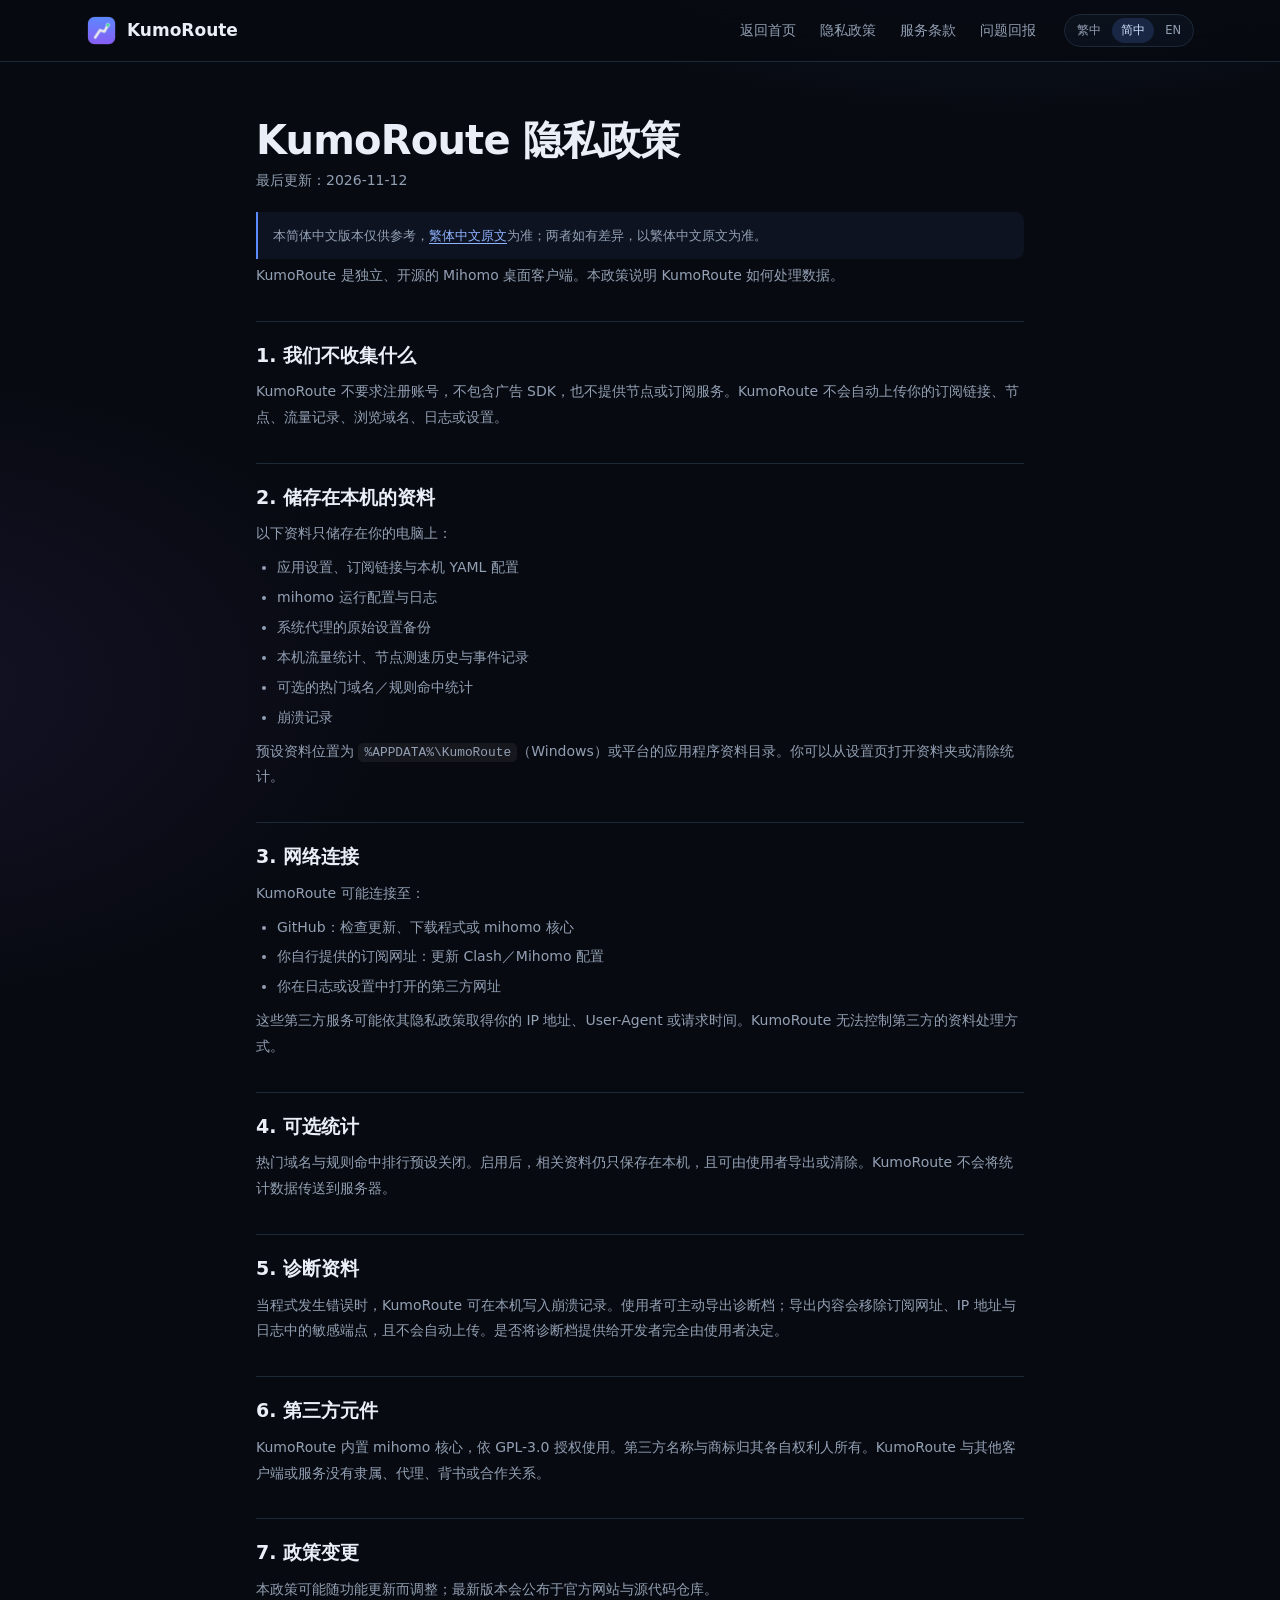
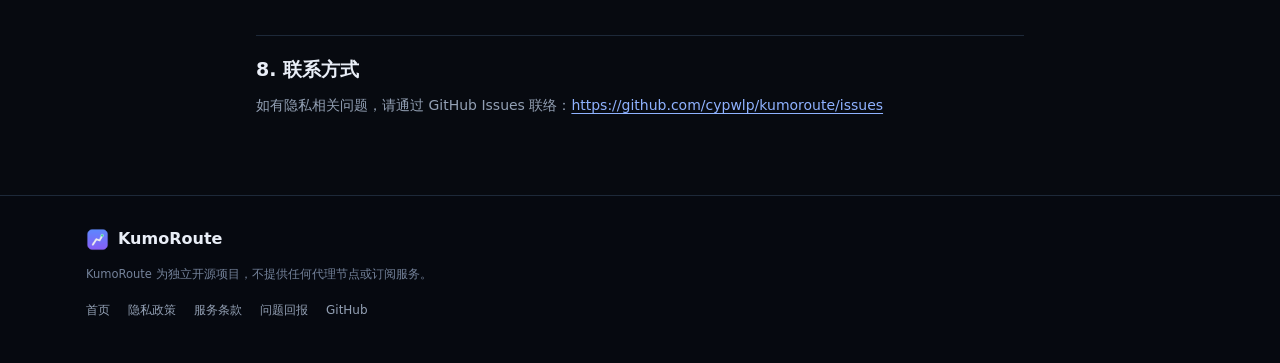
<file: site/zh-cn/privacy.html>
<!DOCTYPE html>
<html lang="zh-Hans">
<head>
<meta charset="utf-8">
<meta http-equiv="Content-Security-Policy" content="default-src 'self'; img-src 'self' data:; style-src 'self' 'sha256-5Kjd6Hv1ZeUT0sB1XVu1yzSafM79+8hqAm3eexYx99c='; script-src 'self'; connect-src 'self'; object-src 'none'; base-uri 'self'; form-action 'none'">
<meta name="viewport" content="width=device-width, initial-scale=1">
<meta name="theme-color" content="#0b0e14">
<title>KumoRoute 隐私政策 — KumoRoute</title>
<meta name="description" content="KumoRoute 如何处理数据。无账号、无遥测、无上传：设置保留在本机。">
<link rel="canonical" href="https://cypwlp.github.io/kumoroute/zh-cn/privacy.html">
<link rel="alternate" hreflang="zh-Hant" href="https://cypwlp.github.io/kumoroute/privacy.html">
<link rel="alternate" hreflang="zh-Hans" href="https://cypwlp.github.io/kumoroute/zh-cn/privacy.html">
<link rel="alternate" hreflang="en" href="https://cypwlp.github.io/kumoroute/en/privacy.html">
<link rel="alternate" hreflang="x-default" href="https://cypwlp.github.io/kumoroute/privacy.html">
<link rel="icon" href="../assets/icon.png">
<style data-inline-css>:root{--bg:#070a10;--bg2:#0b1018;--card:#0f1622;--line:#1d2939;--line2:#2b3d55;--text:#e9eef7;--muted:#93a0b4;--accent:#5b8cff;--accent2:#8b5cf6;--green:#3ddc97;--amber:#f3c969}*{box-sizing:border-box;margin:0;padding:0}html{scroll-behavior:smooth}body{background:radial-gradient(1100px 580px at 78% -12%,rgba(91,140,255,.16),transparent 62%),radial-gradient(900px 540px at -10% 35%,rgba(139,92,246,.1),transparent 62%),var(--bg);color:var(--text);font-family:"Segoe UI","Microsoft YaHei UI","Microsoft JhengHei UI",system-ui,sans-serif;line-height:1.65;-webkit-font-smoothing:antialiased;overflow-x:clip}a{color:inherit;text-decoration:none}img{max-width:100%;height:auto;display:block}button,a{-webkit-tap-highlight-color:transparent}.nav{position:sticky;top:0;z-index:40;background:rgba(7,10,16,.78);backdrop-filter:blur(16px);border-bottom:1px solid var(--line)}.nav-inner{max-width:1160px;margin:0 auto;display:flex;align-items:center;gap:28px;padding:14px 26px}.brand{display:flex;align-items:center;gap:10px;font-weight:750;font-size:17px}.brand img{width:31px;height:31px;border-radius:9px}.nav-links{display:flex;gap:24px;flex:1;margin-left:10px}.nav-links a{color:var(--muted);font-size:13.5px;transition:color .15s}.nav-links a:hover{color:var(--text)}.lang-switch{display:flex;align-items:center;gap:2px;padding:3px;border:1px solid var(--line);border-radius:999px;background:rgba(15,22,34,.7)}.lang-switch a{padding:3px 9px;border-radius:999px;font-size:11.5px;color:var(--muted);transition:color .15s,background .15s;white-space:nowrap}.lang-switch a:hover{color:var(--text)}.lang-switch a[aria-current="true"]{background:rgba(91,140,255,.18);color:#cfe0ff}.btn{display:inline-flex;align-items:center;justify-content:center;gap:9px;border-radius:11px;border:1px solid var(--line2);padding:10px 18px;font-size:14px;font-weight:600;transition:transform .16s,border-color .16s,filter .16s;white-space:nowrap}.btn:hover{border-color:var(--accent);transform:translateY(-1px)}.btn.small{padding:7px 14px;font-size:12.5px}.btn.big{padding:13px 24px;font-size:15px;border-radius:12px}.btn.primary{background:linear-gradient(135deg,var(--accent),var(--accent2));border:0;color:#fff;box-shadow:0 9px 30px rgba(91,140,255,.32)}.btn.primary:hover{filter:brightness(1.08)}.btn.primary .sub{display:block;font-size:11px;font-weight:400;opacity:.82}.btn.ghost{background:rgba(255,255,255,.025)}.hero{max-width:1160px;margin:0 auto;padding:90px 26px 64px;display:grid;grid-template-columns:1.02fr .98fr;gap:56px;align-items:center}.badge{display:inline-block;font-size:12.5px;color:#b4c2d9;border:1px solid var(--line2);background:rgba(91,140,255,.08);border-radius:999px;padding:5px 13px;margin-bottom:20px}h1{font-size:clamp(38px,5vw,58px);line-height:1.1;letter-spacing:-.02em;font-weight:780}.grad{background:linear-gradient(92deg,#6ea8ff,#a78bfa 60%,#3ddc97);-webkit-background-clip:text;background-clip:text;color:transparent}.lead{color:var(--muted);font-size:16px;margin:20px 0 28px;max-width:540px}.cta{display:flex;gap:12px;flex-wrap:wrap;align-items:center}.trust-row{display:flex;flex-wrap:wrap;gap:8px 18px;margin-top:24px;color:#73829a;font-size:12px}.trust-row span::before{content:"✓";color:var(--green);margin-right:5px}.hero-visual{position:relative;min-width:0}.hero-glow{position:absolute;inset:2% -6%;background:radial-gradient(closest-side,rgba(91,140,255,.25),transparent 74%);filter:blur(30px)}.app-frame{position:relative;z-index:1;overflow:hidden;border:1px solid #33445e;border-radius:17px;background:#0a111b;box-shadow:0 30px 90px rgba(0,0,0,.55);transform:perspective(1200px) rotateY(-3deg) rotateX(2deg)}.window-bar{display:flex;gap:6px;padding:11px 13px;border-bottom:1px solid #1d2939}.window-bar i{width:9px;height:9px;border-radius:50%;background:#33445e}.window-bar i:nth-child(1){background:#ff5f57}.window-bar i:nth-child(2){background:#febc2e}.window-bar i:nth-child(3){background:#28c840}.floating-card{position:absolute;z-index:2;display:flex;flex-direction:column;gap:2px;padding:10px 13px;border:1px solid #33445e;border-radius:11px;background:rgba(15,22,34,.92);box-shadow:0 15px 35px rgba(0,0,0,.35);font-size:11px}.floating-card b{font-size:12px}.floating-card span{color:var(--muted)}.float-a{left:-24px;bottom:45px}.float-b{right:-18px;top:52px}.download-section,.section,.final-cta{max-width:1160px;margin:0 auto;padding:54px 26px 20px}.section-head{display:flex;align-items:end;justify-content:space-between;gap:30px;margin-bottom:26px}.section-head.centered{display:block;max-width:680px;margin:0 auto 30px;text-align:center}.section-head h2{font-size:30px;line-height:1.18;letter-spacing:-.01em}.section-head p{color:var(--muted);font-size:14px;max-width:450px}.section-head.centered p{margin:10px auto 0}.eyebrow{display:inline-block;margin-bottom:8px;color:#91b3ff;font-size:10.5px;font-weight:700;letter-spacing:.14em}.download-grid{display:grid;grid-template-columns:1.15fr 1fr 1fr;gap:14px}.download-card{display:flex;flex-direction:column;min-height:236px;padding:21px;border:1px solid var(--line);border-radius:15px;background:linear-gradient(145deg,rgba(15,22,34,.94),rgba(9,14,22,.94))}.download-card.featured{border-color:rgba(91,140,255,.55);box-shadow:inset 0 0 0 1px rgba(91,140,255,.08),0 16px 50px rgba(91,140,255,.09)}.platform-head{display:flex;align-items:center;gap:11px;margin-bottom:13px}.platform-icon{display:grid;place-items:center;width:37px;height:37px;border-radius:10px;background:rgba(91,140,255,.13);color:#a9c4ff;font-size:20px}.platform-head h3{display:inline;font-size:16px}.pill{display:inline-block;margin-left:7px;padding:2px 7px;border-radius:999px;background:rgba(61,220,151,.12);color:var(--green);font-size:10px;vertical-align:2px}.download-card p{color:var(--muted);font-size:12.5px;flex:1}.download-actions{display:flex;flex-wrap:wrap;gap:8px;margin-top:18px}.download-actions .btn{padding:9px 12px;font-size:12px}.feature-grid{display:grid;grid-template-columns:repeat(3,1fr);gap:14px}.feature-card{position:relative;min-height:230px;padding:20px;border:1px solid var(--line);border-radius:15px;background:var(--card);overflow:hidden}.feature-card::after{content:"";position:absolute;width:120px;height:120px;right:-30px;top:-35px;border-radius:50%;filter:blur(28px);opacity:.35}.accent-blue::after{background:var(--accent)}.accent-violet::after{background:var(--accent2)}.accent-green::after{background:var(--green)}.accent-amber::after{background:var(--amber)}.feature-icon{display:grid;place-items:center;width:35px;height:35px;margin-bottom:19px;border-radius:10px;background:rgba(255,255,255,.05);font-size:18px}.feature-card h3{font-size:16px;margin-bottom:9px}.feature-card p{color:var(--muted);font-size:12.5px}.feature-tag{position:absolute;left:20px;bottom:18px;color:#8090a8;font-size:10px;letter-spacing:.06em;text-transform:uppercase}.workflow-section{padding-top:78px}.steps{display:grid;grid-template-columns:repeat(3,1fr);gap:14px}.step{display:flex;gap:15px;padding:21px;border:1px solid var(--line);border-radius:14px;background:rgba(15,22,34,.62)}.step>b{color:#8fb2ff;font-size:12px;letter-spacing:.08em}.step h3{font-size:15px;margin-bottom:5px}.step p{color:var(--muted);font-size:12.5px}.screenshot-grid{display:grid;grid-template-columns:1.2fr .8fr;gap:14px}.shot-card{overflow:hidden;border:1px solid var(--line);border-radius:15px;background:var(--card)}.shot-card img{width:100%;aspect-ratio:16 / 9;object-fit:cover;object-position:top;background:#0a111b}.shot-card figcaption{display:flex;flex-direction:column;gap:2px;padding:13px 15px 15px;font-size:12.5px}.shot-card figcaption span{color:var(--muted);font-size:11.5px}.faq-section{padding-top:76px}.faq-grid{display:grid;grid-template-columns:1fr 1fr;gap:10px 14px}.faq-grid details{border:1px solid var(--line);border-radius:12px;background:rgba(15,22,34,.62);padding:15px 17px}.faq-grid summary{position:relative;padding-right:24px;cursor:pointer;color:#dce5f4;font-size:13.5px;list-style:none}.faq-grid summary::-webkit-details-marker{display:none}.faq-grid summary::after{content:"+";position:absolute;right:0;top:-1px;color:var(--muted);font-size:17px}.faq-grid details[open] summary::after{content:"–"}.faq-grid details p{color:var(--muted);font-size:12.5px;padding-top:10px}.final-cta{margin-top:72px;margin-bottom:60px;padding-top:30px;padding-bottom:30px;display:flex;align-items:center;justify-content:space-between;gap:24px;border-top:1px solid var(--line);border-bottom:1px solid var(--line)}.final-cta h2{font-size:27px}.final-cta p{margin-top:5px;color:var(--muted);font-size:13px}footer{border-top:1px solid var(--line);background:#060910}.foot-inner{max-width:1160px;margin:0 auto;padding:30px 26px 42px}.foot-brand{display:flex;align-items:center;gap:9px;font-weight:700;margin-bottom:12px}.foot-brand img{width:23px;height:23px;border-radius:6px}.disclaimer{max-width:900px;color:#74829a;font-size:11.5px;line-height:1.8}.foot-links{display:flex;flex-wrap:wrap;gap:18px;margin-top:16px;color:var(--muted);font-size:12px}.foot-links a:hover{color:var(--text)}@media (max-width:960px){.nav-links{display:none}.hero{grid-template-columns:1fr;gap:46px;padding-top:64px}.hero-visual{max-width:720px}.download-grid,.feature-grid{grid-template-columns:1fr 1fr}.feature-grid{gap:12px}.steps{grid-template-columns:1fr}.screenshot-grid{grid-template-columns:1fr}.shot-card img{aspect-ratio:16 / 8}}@media (max-width:620px){.nav-inner{padding:12px 18px}.nav-inner{gap:14px}.lang-switch a{padding:3px 7px;font-size:11px}.nav-links{display:none}.hero,.download-section,.section,.final-cta{padding-left:18px;padding-right:18px}.hero{padding-top:50px}.section-head{display:block}.section-head p{margin-top:9px}.download-grid,.feature-grid,.faq-grid{grid-template-columns:1fr}.final-cta{align-items:flex-start;flex-direction:column}.floating-card{display:none}.app-frame{transform:none}.download-actions .btn{flex:1}}:root{color-scheme:dark}picture{display:contents}[id]{scroll-margin-top:84px}a:focus-visible,summary:focus-visible,.btn:focus-visible{outline:2px solid #7aa8ff;outline-offset:3px;border-radius:8px}h1,h2,.lead,.section-head p{text-wrap:balance}h3,.feature-card p,.download-card p,.faq-grid details p{text-wrap:pretty}@media (prefers-reduced-motion:no-preference){@view-transition{navigation:auto}}@media (prefers-reduced-motion:reduce){html{scroll-behavior:auto}*,*::before,*::after{transition-duration:.01ms !important;animation-duration:.01ms !important}}.skip{position:absolute;left:12px;top:-48px;z-index:60;padding:9px 14px;border-radius:10px;background:#16233a;border:1px solid var(--accent);font-size:13px;transition:top .16s}.skip:focus{top:12px}@supports (interpolate-size:allow-keywords){:root{interpolate-size:allow-keywords}.faq-grid details::details-content{block-size:0;overflow:hidden;transition:block-size .22s ease,content-visibility .22s allow-discrete}.faq-grid details[open]::details-content{block-size:auto}}@media (prefers-reduced-motion:no-preference){@supports (view-transition-name:hero){.app-frame{view-transition-name:hero}.hero-copy h1{view-transition-name:headline}}}.legal-page{max-width:820px;margin:0 auto;padding:56px 26px 76px}.legal-page h1{font-size:clamp(28px,4vw,40px);margin-bottom:6px}.legal-page h2{font-size:19px;margin:32px 0 8px;padding-top:18px;border-top:1px solid var(--line)}.legal-page p,.legal-page li{color:var(--muted);font-size:14px;line-height:1.85}.legal-page ul{padding-left:21px;margin:8px 0}.legal-page li{list-style:disc;margin:4px 0}.legal-page code{padding:2px 6px;border-radius:5px;background:rgba(255,255,255,.06);font-size:.92em}.legal-page a{color:#8fb2ff;text-decoration:underline;text-underline-offset:3px}.legal-note{margin:18px 0 4px;padding:12px 15px;border-left:2px solid var(--accent);background:rgba(91,140,255,.07);border-radius:0 9px 9px 0;font-size:12.5px !important}.legal-nav{flex:0 1 auto;margin-left:auto}.feedback-grid{display:grid;grid-template-columns:repeat(3,1fr);gap:12px;margin:12px 0 8px}.feedback-card{display:flex;flex-direction:column;gap:6px;min-height:134px;padding:17px;border:1px solid var(--line);border-radius:14px;background:var(--card);transition:border-color .16s,transform .16s}.feedback-card:hover{border-color:var(--accent);transform:translateY(-2px)}.feedback-card .feature-icon{margin-bottom:4px;font-size:20px}.feedback-card b{font-size:14px}.feedback-card>span:last-child{color:var(--muted);font-size:12px;line-height:1.5}.feedback-steps{padding-left:21px;margin:6px 0}.feedback-steps li{list-style:decimal;margin:6px 0}.report-template{width:100%;margin-top:8px;padding:14px;resize:vertical;border:1px solid var(--line2);border-radius:12px;background:#0a111b;color:#cbd6e8;font:12px/1.7 ui-monospace,SFMono-Regular,Consolas,monospace}.report-template:focus{outline:2px solid var(--accent);outline-offset:2px}.feedback-actions{display:flex;align-items:center;gap:12px;margin-top:10px}.copy-status{color:var(--green);font-size:12px}@media (max-width:960px){.feedback-grid{grid-template-columns:1fr}}.legal-page .feedback-card,.legal-page .feedback-card b,.legal-page .feedback-card span{color:inherit;text-decoration:none}.legal-page .feedback-card>span:last-child{color:var(--muted)}.mirror-note{margin-top:16px;color:var(--muted);font-size:12px}.mirror-note a{color:#8fb2ff;text-decoration:underline;text-underline-offset:2px}</style>
</head>
<body>
<a class="skip" href="#main">跳至主要内容</a>
<header class="nav"><div class="nav-inner"><a class="brand" href="./"><img src="../assets/icon.png" alt="KumoRoute" width="256" height="256" decoding="async"><span>KumoRoute</span></a><nav class="nav-links legal-nav" aria-label="法务"><a href="./">返回首页</a><a href="privacy.html">隐私政策</a><a href="terms.html">服务条款</a><a href="feedback.html">问题回报</a></nav><nav class="lang-switch" aria-label="语言"><a href="../privacy.html" hreflang="zh-Hant" lang="zh-Hant">繁中</a><a href="./privacy.html" hreflang="zh-Hans" lang="zh-Hans" aria-current="true">简中</a><a href="../en/privacy.html" hreflang="en" lang="en">EN</a></nav></div></header>
<main class="legal-page" id="main" tabindex="-1">
<h1>KumoRoute 隐私政策</h1>
<p>最后更新：2026-11-12</p>
<p class="legal-note">本简体中文版本仅供参考，<a href="../privacy.html" hreflang="zh-Hant" lang="zh-Hant">繁体中文原文</a>为准；两者如有差异，以繁体中文原文为准。</p>
<p>KumoRoute 是独立、开源的 Mihomo 桌面客户端。本政策说明 KumoRoute 如何处理数据。</p>
<h2>1. 我们不收集什么</h2>
<p>KumoRoute 不要求注册账号，不包含广告 SDK，也不提供节点或订阅服务。KumoRoute 不会自动上传你的订阅链接、节点、流量记录、浏览域名、日志或设置。</p>
<h2>2. 储存在本机的资料</h2>
<p>以下资料只储存在你的电脑上：</p>
<ul>
<li>应用设置、订阅链接与本机 YAML 配置</li>
<li>mihomo 运行配置与日志</li>
<li>系统代理的原始设置备份</li>
<li>本机流量统计、节点测速历史与事件记录</li>
<li>可选的热门域名／规则命中统计</li>
<li>崩溃记录</li>
</ul>
<p>预设资料位置为 <code>%APPDATA%\KumoRoute</code>（Windows）或平台的应用程序资料目录。你可以从设置页打开资料夹或清除统计。</p>
<h2>3. 网络连接</h2>
<p>KumoRoute 可能连接至：</p>
<ul>
<li>GitHub：检查更新、下载程式或 mihomo 核心</li>
<li>你自行提供的订阅网址：更新 Clash／Mihomo 配置</li>
<li>你在日志或设置中打开的第三方网址</li>
</ul>
<p>这些第三方服务可能依其隐私政策取得你的 IP 地址、User-Agent 或请求时间。KumoRoute 无法控制第三方的资料处理方式。</p>
<h2>4. 可选统计</h2>
<p>热门域名与规则命中排行预设关闭。启用后，相关资料仍只保存在本机，且可由使用者导出或清除。KumoRoute 不会将统计数据传送到服务器。</p>
<h2>5. 诊断资料</h2>
<p>当程式发生错误时，KumoRoute 可在本机写入崩溃记录。使用者可主动导出诊断档；导出内容会移除订阅网址、IP 地址与日志中的敏感端点，且不会自动上传。是否将诊断档提供给开发者完全由使用者决定。</p>
<h2>6. 第三方元件</h2>
<p>KumoRoute 内置 mihomo 核心，依 GPL-3.0 授权使用。第三方名称与商标归其各自权利人所有。KumoRoute 与其他客户端或服务没有隶属、代理、背书或合作关系。</p>
<h2>7. 政策变更</h2>
<p>本政策可能随功能更新而调整；最新版本会公布于官方网站与源代码仓库。</p>
<h2>8. 联系方式</h2>
<p>如有隐私相关问题，请通过 GitHub Issues 联络：<a href="https://github.com/cypwlp/kumoroute/issues">https://github.com/cypwlp/kumoroute/issues</a></p>
</main>
<footer><div class="foot-inner"><div class="foot-brand"><img src="../assets/icon.png" alt="" width="256" height="256" decoding="async"><span>KumoRoute</span></div><p class="disclaimer">KumoRoute 为独立开源项目，不提供任何代理节点或订阅服务。</p><p class="foot-links"><a href="./">首页</a><a href="privacy.html">隐私政策</a><a href="terms.html">服务条款</a><a href="feedback.html">问题回报</a><a href="https://github.com/cypwlp/kumoroute">GitHub</a></p></div></footer>
</body>
</html>
</file>
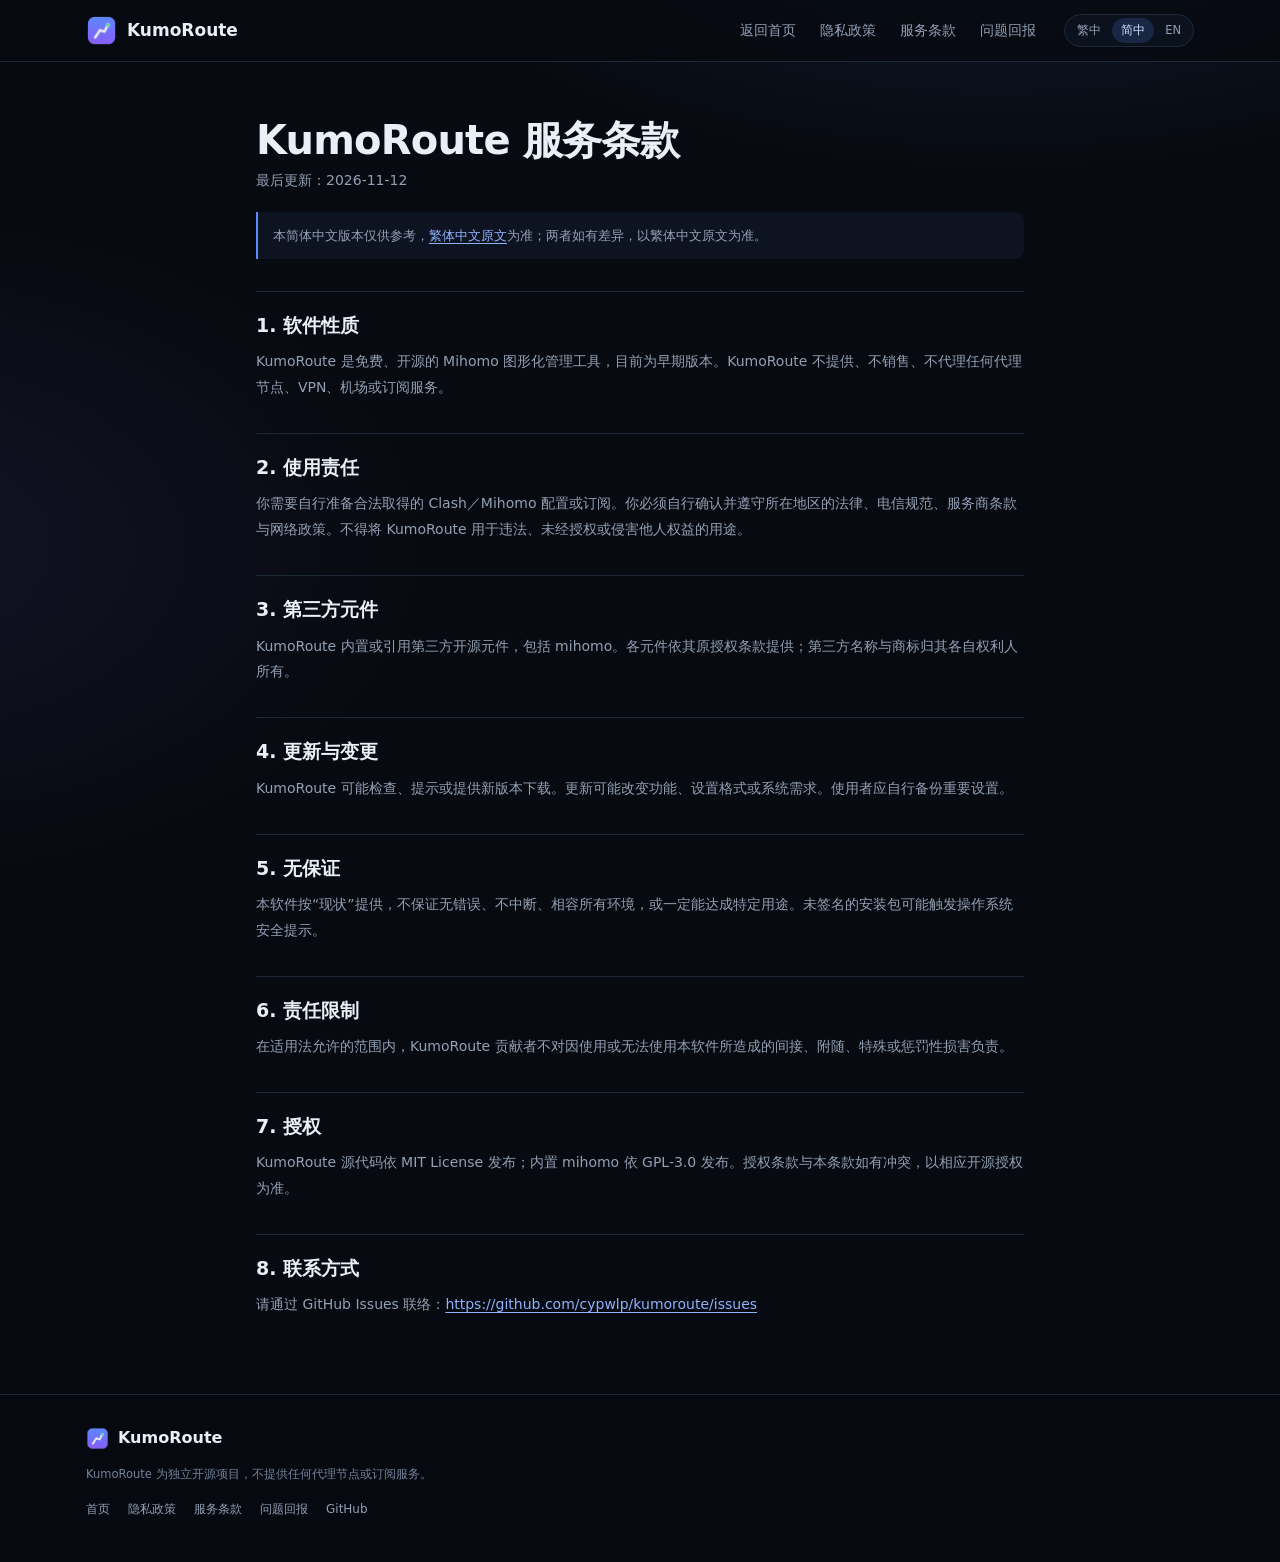
<file: site/zh-cn/terms.html>
<!DOCTYPE html>
<html lang="zh-Hans">
<head>
<meta charset="utf-8">
<meta http-equiv="Content-Security-Policy" content="default-src 'self'; img-src 'self' data:; style-src 'self' 'sha256-5Kjd6Hv1ZeUT0sB1XVu1yzSafM79+8hqAm3eexYx99c='; script-src 'self'; connect-src 'self'; object-src 'none'; base-uri 'self'; form-action 'none'">
<meta name="viewport" content="width=device-width, initial-scale=1">
<meta name="theme-color" content="#0b0e14">
<title>KumoRoute 服务条款 — KumoRoute</title>
<meta name="description" content="KumoRoute 服务条款：免费开源的 Mihomo 客户端，不提供也不销售节点或订阅。">
<link rel="canonical" href="https://cypwlp.github.io/kumoroute/zh-cn/terms.html">
<link rel="alternate" hreflang="zh-Hant" href="https://cypwlp.github.io/kumoroute/terms.html">
<link rel="alternate" hreflang="zh-Hans" href="https://cypwlp.github.io/kumoroute/zh-cn/terms.html">
<link rel="alternate" hreflang="en" href="https://cypwlp.github.io/kumoroute/en/terms.html">
<link rel="alternate" hreflang="x-default" href="https://cypwlp.github.io/kumoroute/terms.html">
<link rel="icon" href="../assets/icon.png">
<style data-inline-css>:root{--bg:#070a10;--bg2:#0b1018;--card:#0f1622;--line:#1d2939;--line2:#2b3d55;--text:#e9eef7;--muted:#93a0b4;--accent:#5b8cff;--accent2:#8b5cf6;--green:#3ddc97;--amber:#f3c969}*{box-sizing:border-box;margin:0;padding:0}html{scroll-behavior:smooth}body{background:radial-gradient(1100px 580px at 78% -12%,rgba(91,140,255,.16),transparent 62%),radial-gradient(900px 540px at -10% 35%,rgba(139,92,246,.1),transparent 62%),var(--bg);color:var(--text);font-family:"Segoe UI","Microsoft YaHei UI","Microsoft JhengHei UI",system-ui,sans-serif;line-height:1.65;-webkit-font-smoothing:antialiased;overflow-x:clip}a{color:inherit;text-decoration:none}img{max-width:100%;height:auto;display:block}button,a{-webkit-tap-highlight-color:transparent}.nav{position:sticky;top:0;z-index:40;background:rgba(7,10,16,.78);backdrop-filter:blur(16px);border-bottom:1px solid var(--line)}.nav-inner{max-width:1160px;margin:0 auto;display:flex;align-items:center;gap:28px;padding:14px 26px}.brand{display:flex;align-items:center;gap:10px;font-weight:750;font-size:17px}.brand img{width:31px;height:31px;border-radius:9px}.nav-links{display:flex;gap:24px;flex:1;margin-left:10px}.nav-links a{color:var(--muted);font-size:13.5px;transition:color .15s}.nav-links a:hover{color:var(--text)}.lang-switch{display:flex;align-items:center;gap:2px;padding:3px;border:1px solid var(--line);border-radius:999px;background:rgba(15,22,34,.7)}.lang-switch a{padding:3px 9px;border-radius:999px;font-size:11.5px;color:var(--muted);transition:color .15s,background .15s;white-space:nowrap}.lang-switch a:hover{color:var(--text)}.lang-switch a[aria-current="true"]{background:rgba(91,140,255,.18);color:#cfe0ff}.btn{display:inline-flex;align-items:center;justify-content:center;gap:9px;border-radius:11px;border:1px solid var(--line2);padding:10px 18px;font-size:14px;font-weight:600;transition:transform .16s,border-color .16s,filter .16s;white-space:nowrap}.btn:hover{border-color:var(--accent);transform:translateY(-1px)}.btn.small{padding:7px 14px;font-size:12.5px}.btn.big{padding:13px 24px;font-size:15px;border-radius:12px}.btn.primary{background:linear-gradient(135deg,var(--accent),var(--accent2));border:0;color:#fff;box-shadow:0 9px 30px rgba(91,140,255,.32)}.btn.primary:hover{filter:brightness(1.08)}.btn.primary .sub{display:block;font-size:11px;font-weight:400;opacity:.82}.btn.ghost{background:rgba(255,255,255,.025)}.hero{max-width:1160px;margin:0 auto;padding:90px 26px 64px;display:grid;grid-template-columns:1.02fr .98fr;gap:56px;align-items:center}.badge{display:inline-block;font-size:12.5px;color:#b4c2d9;border:1px solid var(--line2);background:rgba(91,140,255,.08);border-radius:999px;padding:5px 13px;margin-bottom:20px}h1{font-size:clamp(38px,5vw,58px);line-height:1.1;letter-spacing:-.02em;font-weight:780}.grad{background:linear-gradient(92deg,#6ea8ff,#a78bfa 60%,#3ddc97);-webkit-background-clip:text;background-clip:text;color:transparent}.lead{color:var(--muted);font-size:16px;margin:20px 0 28px;max-width:540px}.cta{display:flex;gap:12px;flex-wrap:wrap;align-items:center}.trust-row{display:flex;flex-wrap:wrap;gap:8px 18px;margin-top:24px;color:#73829a;font-size:12px}.trust-row span::before{content:"✓";color:var(--green);margin-right:5px}.hero-visual{position:relative;min-width:0}.hero-glow{position:absolute;inset:2% -6%;background:radial-gradient(closest-side,rgba(91,140,255,.25),transparent 74%);filter:blur(30px)}.app-frame{position:relative;z-index:1;overflow:hidden;border:1px solid #33445e;border-radius:17px;background:#0a111b;box-shadow:0 30px 90px rgba(0,0,0,.55);transform:perspective(1200px) rotateY(-3deg) rotateX(2deg)}.window-bar{display:flex;gap:6px;padding:11px 13px;border-bottom:1px solid #1d2939}.window-bar i{width:9px;height:9px;border-radius:50%;background:#33445e}.window-bar i:nth-child(1){background:#ff5f57}.window-bar i:nth-child(2){background:#febc2e}.window-bar i:nth-child(3){background:#28c840}.floating-card{position:absolute;z-index:2;display:flex;flex-direction:column;gap:2px;padding:10px 13px;border:1px solid #33445e;border-radius:11px;background:rgba(15,22,34,.92);box-shadow:0 15px 35px rgba(0,0,0,.35);font-size:11px}.floating-card b{font-size:12px}.floating-card span{color:var(--muted)}.float-a{left:-24px;bottom:45px}.float-b{right:-18px;top:52px}.download-section,.section,.final-cta{max-width:1160px;margin:0 auto;padding:54px 26px 20px}.section-head{display:flex;align-items:end;justify-content:space-between;gap:30px;margin-bottom:26px}.section-head.centered{display:block;max-width:680px;margin:0 auto 30px;text-align:center}.section-head h2{font-size:30px;line-height:1.18;letter-spacing:-.01em}.section-head p{color:var(--muted);font-size:14px;max-width:450px}.section-head.centered p{margin:10px auto 0}.eyebrow{display:inline-block;margin-bottom:8px;color:#91b3ff;font-size:10.5px;font-weight:700;letter-spacing:.14em}.download-grid{display:grid;grid-template-columns:1.15fr 1fr 1fr;gap:14px}.download-card{display:flex;flex-direction:column;min-height:236px;padding:21px;border:1px solid var(--line);border-radius:15px;background:linear-gradient(145deg,rgba(15,22,34,.94),rgba(9,14,22,.94))}.download-card.featured{border-color:rgba(91,140,255,.55);box-shadow:inset 0 0 0 1px rgba(91,140,255,.08),0 16px 50px rgba(91,140,255,.09)}.platform-head{display:flex;align-items:center;gap:11px;margin-bottom:13px}.platform-icon{display:grid;place-items:center;width:37px;height:37px;border-radius:10px;background:rgba(91,140,255,.13);color:#a9c4ff;font-size:20px}.platform-head h3{display:inline;font-size:16px}.pill{display:inline-block;margin-left:7px;padding:2px 7px;border-radius:999px;background:rgba(61,220,151,.12);color:var(--green);font-size:10px;vertical-align:2px}.download-card p{color:var(--muted);font-size:12.5px;flex:1}.download-actions{display:flex;flex-wrap:wrap;gap:8px;margin-top:18px}.download-actions .btn{padding:9px 12px;font-size:12px}.feature-grid{display:grid;grid-template-columns:repeat(3,1fr);gap:14px}.feature-card{position:relative;min-height:230px;padding:20px;border:1px solid var(--line);border-radius:15px;background:var(--card);overflow:hidden}.feature-card::after{content:"";position:absolute;width:120px;height:120px;right:-30px;top:-35px;border-radius:50%;filter:blur(28px);opacity:.35}.accent-blue::after{background:var(--accent)}.accent-violet::after{background:var(--accent2)}.accent-green::after{background:var(--green)}.accent-amber::after{background:var(--amber)}.feature-icon{display:grid;place-items:center;width:35px;height:35px;margin-bottom:19px;border-radius:10px;background:rgba(255,255,255,.05);font-size:18px}.feature-card h3{font-size:16px;margin-bottom:9px}.feature-card p{color:var(--muted);font-size:12.5px}.feature-tag{position:absolute;left:20px;bottom:18px;color:#8090a8;font-size:10px;letter-spacing:.06em;text-transform:uppercase}.workflow-section{padding-top:78px}.steps{display:grid;grid-template-columns:repeat(3,1fr);gap:14px}.step{display:flex;gap:15px;padding:21px;border:1px solid var(--line);border-radius:14px;background:rgba(15,22,34,.62)}.step>b{color:#8fb2ff;font-size:12px;letter-spacing:.08em}.step h3{font-size:15px;margin-bottom:5px}.step p{color:var(--muted);font-size:12.5px}.screenshot-grid{display:grid;grid-template-columns:1.2fr .8fr;gap:14px}.shot-card{overflow:hidden;border:1px solid var(--line);border-radius:15px;background:var(--card)}.shot-card img{width:100%;aspect-ratio:16 / 9;object-fit:cover;object-position:top;background:#0a111b}.shot-card figcaption{display:flex;flex-direction:column;gap:2px;padding:13px 15px 15px;font-size:12.5px}.shot-card figcaption span{color:var(--muted);font-size:11.5px}.faq-section{padding-top:76px}.faq-grid{display:grid;grid-template-columns:1fr 1fr;gap:10px 14px}.faq-grid details{border:1px solid var(--line);border-radius:12px;background:rgba(15,22,34,.62);padding:15px 17px}.faq-grid summary{position:relative;padding-right:24px;cursor:pointer;color:#dce5f4;font-size:13.5px;list-style:none}.faq-grid summary::-webkit-details-marker{display:none}.faq-grid summary::after{content:"+";position:absolute;right:0;top:-1px;color:var(--muted);font-size:17px}.faq-grid details[open] summary::after{content:"–"}.faq-grid details p{color:var(--muted);font-size:12.5px;padding-top:10px}.final-cta{margin-top:72px;margin-bottom:60px;padding-top:30px;padding-bottom:30px;display:flex;align-items:center;justify-content:space-between;gap:24px;border-top:1px solid var(--line);border-bottom:1px solid var(--line)}.final-cta h2{font-size:27px}.final-cta p{margin-top:5px;color:var(--muted);font-size:13px}footer{border-top:1px solid var(--line);background:#060910}.foot-inner{max-width:1160px;margin:0 auto;padding:30px 26px 42px}.foot-brand{display:flex;align-items:center;gap:9px;font-weight:700;margin-bottom:12px}.foot-brand img{width:23px;height:23px;border-radius:6px}.disclaimer{max-width:900px;color:#74829a;font-size:11.5px;line-height:1.8}.foot-links{display:flex;flex-wrap:wrap;gap:18px;margin-top:16px;color:var(--muted);font-size:12px}.foot-links a:hover{color:var(--text)}@media (max-width:960px){.nav-links{display:none}.hero{grid-template-columns:1fr;gap:46px;padding-top:64px}.hero-visual{max-width:720px}.download-grid,.feature-grid{grid-template-columns:1fr 1fr}.feature-grid{gap:12px}.steps{grid-template-columns:1fr}.screenshot-grid{grid-template-columns:1fr}.shot-card img{aspect-ratio:16 / 8}}@media (max-width:620px){.nav-inner{padding:12px 18px}.nav-inner{gap:14px}.lang-switch a{padding:3px 7px;font-size:11px}.nav-links{display:none}.hero,.download-section,.section,.final-cta{padding-left:18px;padding-right:18px}.hero{padding-top:50px}.section-head{display:block}.section-head p{margin-top:9px}.download-grid,.feature-grid,.faq-grid{grid-template-columns:1fr}.final-cta{align-items:flex-start;flex-direction:column}.floating-card{display:none}.app-frame{transform:none}.download-actions .btn{flex:1}}:root{color-scheme:dark}picture{display:contents}[id]{scroll-margin-top:84px}a:focus-visible,summary:focus-visible,.btn:focus-visible{outline:2px solid #7aa8ff;outline-offset:3px;border-radius:8px}h1,h2,.lead,.section-head p{text-wrap:balance}h3,.feature-card p,.download-card p,.faq-grid details p{text-wrap:pretty}@media (prefers-reduced-motion:no-preference){@view-transition{navigation:auto}}@media (prefers-reduced-motion:reduce){html{scroll-behavior:auto}*,*::before,*::after{transition-duration:.01ms !important;animation-duration:.01ms !important}}.skip{position:absolute;left:12px;top:-48px;z-index:60;padding:9px 14px;border-radius:10px;background:#16233a;border:1px solid var(--accent);font-size:13px;transition:top .16s}.skip:focus{top:12px}@supports (interpolate-size:allow-keywords){:root{interpolate-size:allow-keywords}.faq-grid details::details-content{block-size:0;overflow:hidden;transition:block-size .22s ease,content-visibility .22s allow-discrete}.faq-grid details[open]::details-content{block-size:auto}}@media (prefers-reduced-motion:no-preference){@supports (view-transition-name:hero){.app-frame{view-transition-name:hero}.hero-copy h1{view-transition-name:headline}}}.legal-page{max-width:820px;margin:0 auto;padding:56px 26px 76px}.legal-page h1{font-size:clamp(28px,4vw,40px);margin-bottom:6px}.legal-page h2{font-size:19px;margin:32px 0 8px;padding-top:18px;border-top:1px solid var(--line)}.legal-page p,.legal-page li{color:var(--muted);font-size:14px;line-height:1.85}.legal-page ul{padding-left:21px;margin:8px 0}.legal-page li{list-style:disc;margin:4px 0}.legal-page code{padding:2px 6px;border-radius:5px;background:rgba(255,255,255,.06);font-size:.92em}.legal-page a{color:#8fb2ff;text-decoration:underline;text-underline-offset:3px}.legal-note{margin:18px 0 4px;padding:12px 15px;border-left:2px solid var(--accent);background:rgba(91,140,255,.07);border-radius:0 9px 9px 0;font-size:12.5px !important}.legal-nav{flex:0 1 auto;margin-left:auto}.feedback-grid{display:grid;grid-template-columns:repeat(3,1fr);gap:12px;margin:12px 0 8px}.feedback-card{display:flex;flex-direction:column;gap:6px;min-height:134px;padding:17px;border:1px solid var(--line);border-radius:14px;background:var(--card);transition:border-color .16s,transform .16s}.feedback-card:hover{border-color:var(--accent);transform:translateY(-2px)}.feedback-card .feature-icon{margin-bottom:4px;font-size:20px}.feedback-card b{font-size:14px}.feedback-card>span:last-child{color:var(--muted);font-size:12px;line-height:1.5}.feedback-steps{padding-left:21px;margin:6px 0}.feedback-steps li{list-style:decimal;margin:6px 0}.report-template{width:100%;margin-top:8px;padding:14px;resize:vertical;border:1px solid var(--line2);border-radius:12px;background:#0a111b;color:#cbd6e8;font:12px/1.7 ui-monospace,SFMono-Regular,Consolas,monospace}.report-template:focus{outline:2px solid var(--accent);outline-offset:2px}.feedback-actions{display:flex;align-items:center;gap:12px;margin-top:10px}.copy-status{color:var(--green);font-size:12px}@media (max-width:960px){.feedback-grid{grid-template-columns:1fr}}.legal-page .feedback-card,.legal-page .feedback-card b,.legal-page .feedback-card span{color:inherit;text-decoration:none}.legal-page .feedback-card>span:last-child{color:var(--muted)}.mirror-note{margin-top:16px;color:var(--muted);font-size:12px}.mirror-note a{color:#8fb2ff;text-decoration:underline;text-underline-offset:2px}</style>
</head>
<body>
<a class="skip" href="#main">跳至主要内容</a>
<header class="nav"><div class="nav-inner"><a class="brand" href="./"><img src="../assets/icon.png" alt="KumoRoute" width="256" height="256" decoding="async"><span>KumoRoute</span></a><nav class="nav-links legal-nav" aria-label="法务"><a href="./">返回首页</a><a href="privacy.html">隐私政策</a><a href="terms.html">服务条款</a><a href="feedback.html">问题回报</a></nav><nav class="lang-switch" aria-label="语言"><a href="../terms.html" hreflang="zh-Hant" lang="zh-Hant">繁中</a><a href="./terms.html" hreflang="zh-Hans" lang="zh-Hans" aria-current="true">简中</a><a href="../en/terms.html" hreflang="en" lang="en">EN</a></nav></div></header>
<main class="legal-page" id="main" tabindex="-1">
<h1>KumoRoute 服务条款</h1>
<p>最后更新：2026-11-12</p>
<p class="legal-note">本简体中文版本仅供参考，<a href="../terms.html" hreflang="zh-Hant" lang="zh-Hant">繁体中文原文</a>为准；两者如有差异，以繁体中文原文为准。</p>
<h2>1. 软件性质</h2>
<p>KumoRoute 是免费、开源的 Mihomo 图形化管理工具，目前为早期版本。KumoRoute 不提供、不销售、不代理任何代理节点、VPN、机场或订阅服务。</p>
<h2>2. 使用责任</h2>
<p>你需要自行准备合法取得的 Clash／Mihomo 配置或订阅。你必须自行确认并遵守所在地区的法律、电信规范、服务商条款与网络政策。不得将 KumoRoute 用于违法、未经授权或侵害他人权益的用途。</p>
<h2>3. 第三方元件</h2>
<p>KumoRoute 内置或引用第三方开源元件，包括 mihomo。各元件依其原授权条款提供；第三方名称与商标归其各自权利人所有。</p>
<h2>4. 更新与变更</h2>
<p>KumoRoute 可能检查、提示或提供新版本下载。更新可能改变功能、设置格式或系统需求。使用者应自行备份重要设置。</p>
<h2>5. 无保证</h2>
<p>本软件按“现状”提供，不保证无错误、不中断、相容所有环境，或一定能达成特定用途。未签名的安装包可能触发操作系统安全提示。</p>
<h2>6. 责任限制</h2>
<p>在适用法允许的范围内，KumoRoute 贡献者不对因使用或无法使用本软件所造成的间接、附随、特殊或惩罚性损害负责。</p>
<h2>7. 授权</h2>
<p>KumoRoute 源代码依 MIT License 发布；内置 mihomo 依 GPL-3.0 发布。授权条款与本条款如有冲突，以相应开源授权为准。</p>
<h2>8. 联系方式</h2>
<p>请通过 GitHub Issues 联络：<a href="https://github.com/cypwlp/kumoroute/issues">https://github.com/cypwlp/kumoroute/issues</a></p>
</main>
<footer><div class="foot-inner"><div class="foot-brand"><img src="../assets/icon.png" alt="" width="256" height="256" decoding="async"><span>KumoRoute</span></div><p class="disclaimer">KumoRoute 为独立开源项目，不提供任何代理节点或订阅服务。</p><p class="foot-links"><a href="./">首页</a><a href="privacy.html">隐私政策</a><a href="terms.html">服务条款</a><a href="feedback.html">问题回报</a><a href="https://github.com/cypwlp/kumoroute">GitHub</a></p></div></footer>
</body>
</html>
</file>
<file: client/ui/style.css>
:root {
  --bg: #0a0d13;
  --bg2: #0d1119;
  --card: #111826;
  --card2: #151d2d;
  --line: #1f2a3c;
  --line2: #283850;
  --text: #e8edf6;
  --muted: #8b95a7;
  --accent: #5b8cff;
  --accent2: #8b5cf6;
  --green: #3ddc97;
  --red: #ff5d6c;
  --yellow: #ffc857;
  --radius: 14px;
}

* { box-sizing: border-box; margin: 0; padding: 0; }

html, body { height: 100%; }
html { font-size: 14px; }

body {
  background: radial-gradient(1200px 600px at 85% -10%, rgba(91, 140, 255, 0.10), transparent 60%),
              radial-gradient(900px 500px at 10% 110%, rgba(139, 92, 246, 0.08), transparent 60%),
              var(--bg);
  color: var(--text);
  font-family: "Segoe UI", "Microsoft YaHei UI", "Microsoft JhengHei UI", system-ui, sans-serif;
  font-size: 1rem;
  overflow: hidden;
  -webkit-font-smoothing: antialiased;
}

#app { display: flex; height: 100vh; }

/* ---------- sidebar ---------- */

.sidebar {
  width: 216px;
  flex: 0 0 216px;
  background: rgba(13, 17, 25, 0.85);
  border-right: 1px solid var(--line);
  display: flex;
  flex-direction: column;
  padding: 18px 12px 14px;
}

.brand { display: flex; align-items: center; gap: 10px; padding: 4px 10px 18px; }
.brand-icon { width: 34px; height: 34px; border-radius: 9px; }
.brand-name { font-size: 1.1429rem; font-weight: 700; letter-spacing: 0.3px; }
.brand-ver { font-size: 0.7857rem; color: var(--muted); margin-top: 1px; }

.nav { display: flex; flex-direction: column; gap: 4px; }
.nav-item {
  display: flex; align-items: center; gap: 10px;
  height: 38px; padding: 0 12px;
  border: 0; border-radius: 10px;
  background: transparent; color: var(--muted);
  font-size: 0.9643rem; cursor: pointer;
  transition: background 0.15s, color 0.15s;
  font-family: inherit;
}
.nav-item svg { width: 18px; height: 18px; }
.nav-item:hover { background: rgba(255, 255, 255, 0.04); color: var(--text); }
.nav-item.active {
  background: linear-gradient(135deg, rgba(91, 140, 255, 0.16), rgba(139, 92, 246, 0.12));
  color: var(--text);
  box-shadow: inset 0 0 0 1px rgba(91, 140, 255, 0.25);
}

.sidebar-foot {
  margin-top: auto;
  padding: 12px 10px 0;
  border-top: 1px solid var(--line);
  font-size: 0.8571rem;
  display: flex; flex-direction: column; gap: 6px;
}
.foot-line { display: flex; align-items: center; gap: 7px; }
.muted { color: var(--muted); }

.dot {
  width: 8px; height: 8px; border-radius: 50%;
  background: #4b5563; flex: 0 0 8px;
}
.dot.on { background: var(--green); box-shadow: 0 0 8px rgba(61, 220, 151, 0.7); }
.dot.big { width: 10px; height: 10px; flex-basis: 10px; }

/* ---------- main ---------- */

main {
  flex: 1;
  overflow-y: auto;
  padding: 26px 30px 40px;
  position: relative;
}

main::-webkit-scrollbar { width: 10px; }
main::-webkit-scrollbar-thumb { background: var(--line2); border-radius: 8px; border: 2px solid var(--bg); }

.page { display: none; max-width: 980px; }
.page.active { display: block; animation: fade 0.18s ease; }
@keyframes fade { from { opacity: 0; transform: translateY(4px); } to { opacity: 1; transform: none; } }

.page-head { margin-bottom: 18px; }
.page-head h1 { font-size: 1.5rem; font-weight: 650; letter-spacing: 0.3px; }
.page-head p { color: var(--muted); margin-top: 5px; font-size: 0.9286rem; }

.demo-banner {
  position: fixed; top: 14px; right: 18px; z-index: 50;
  background: rgba(255, 200, 87, 0.12);
  border: 1px solid rgba(255, 200, 87, 0.4);
  color: var(--yellow);
  padding: 6px 12px; border-radius: 9px; font-size: 0.8571rem;
}
.hidden { display: none !important; }

/* ---------- cards ---------- */

.card {
  background: linear-gradient(180deg, var(--card), var(--bg2));
  border: 1px solid var(--line);
  border-radius: var(--radius);
  padding: 18px;
}

.card-title { font-size: 0.9286rem; font-weight: 600; color: var(--muted); text-transform: uppercase; letter-spacing: 0.8px; margin-bottom: 12px; }

.grid { display: grid; gap: 14px; }
.overview-grid { grid-template-columns: 1.35fr 1fr; }
.overview-grid .status-card { grid-column: 1 / -1; }

/* ---------- overview ---------- */

.status-line { display: flex; align-items: center; gap: 10px; font-size: 1rem; margin-bottom: 16px; }
.status-line .pill {
  margin-left: auto;
  font-size: 0.8214rem; color: var(--muted);
  border: 1px solid var(--line2); border-radius: 999px;
  padding: 3px 10px;
}

.power-row { display: flex; align-items: center; gap: 26px; flex-wrap: wrap; }
.proxy-toggle { display: flex; align-items: center; gap: 14px; margin-left: auto; }
.proxy-toggle .label { font-size: 0.9643rem; }
.hint { color: var(--muted); font-size: 0.8571rem; margin-top: 2px; }

.mode-row { display: flex; align-items: center; gap: 16px; margin-top: 18px; padding-top: 16px; border-top: 1px solid var(--line); }
.mode-row .label { font-size: 0.9643rem; }

.segmented {
  display: inline-flex; background: var(--bg2);
  border: 1px solid var(--line2); border-radius: 10px; padding: 3px; gap: 2px;
}
.segmented button {
  border: 0; background: transparent; color: var(--muted);
  padding: 6px 16px; border-radius: 8px; font-size: 0.9286rem; cursor: pointer;
  transition: all 0.15s; font-family: inherit;
}
.segmented button:hover { color: var(--text); }
.segmented button.active {
  background: linear-gradient(135deg, var(--accent), var(--accent2));
  color: #fff; font-weight: 600;
  box-shadow: 0 3px 12px rgba(91, 140, 255, 0.35);
}

.btn {
  border: 1px solid var(--line2);
  background: var(--card2);
  color: var(--text);
  border-radius: 10px;
  padding: 9px 16px;
  font-size: 0.9643rem;
  cursor: pointer;
  font-family: inherit;
  transition: all 0.15s;
  white-space: nowrap;
}
.btn:hover { border-color: var(--accent); }
.btn:disabled { opacity: 0.55; cursor: default; }
.btn.primary {
  background: linear-gradient(135deg, var(--accent), var(--accent2));
  border: 0; font-weight: 600;
  box-shadow: 0 4px 18px rgba(91, 140, 255, 0.30);
}
.btn.primary:hover { filter: brightness(1.08); }
.btn.ghost { background: transparent; }
.btn.big { padding: 12px 30px; font-size: 1.0357rem; border-radius: 11px; }
.btn.small { padding: 6px 12px; font-size: 0.8929rem; }
.btn.danger { color: var(--red); border-color: rgba(255, 93, 108, 0.4); }

.switch { position: relative; display: inline-block; width: 44px; height: 24px; }
.switch input { opacity: 0; width: 0; height: 0; }
.switch .slider {
  position: absolute; inset: 0; cursor: pointer;
  background: var(--line2); border-radius: 999px; transition: 0.2s;
}
.switch .slider::before {
  content: ""; position: absolute; width: 18px; height: 18px;
  left: 3px; top: 3px; border-radius: 50%;
  background: #cfd8e6; transition: 0.2s;
}
.switch input:checked + .slider { background: linear-gradient(135deg, var(--accent), var(--accent2)); }
.switch input:checked + .slider::before { transform: translateX(20px); background: #fff; }

/* speeds */
.speed-grid { display: flex; gap: 34px; margin-bottom: 10px; }
.speed-label { color: var(--muted); font-size: 0.8571rem; margin-bottom: 4px; }
.speed-val { font-size: 1.5rem; font-weight: 650; font-variant-numeric: tabular-nums; }
.speed-val.down { color: #6ea8ff; }
.speed-val.up { color: var(--green); }
#spark { width: 100%; height: 64px; display: block; }
.totals { font-size: 0.8571rem; margin-top: 8px; }

.profile-line { display: flex; align-items: center; justify-content: space-between; gap: 12px; }
.profile-name { font-size: 1.0714rem; font-weight: 600; }
.profile-card .tip { margin-top: 12px; }

.steps { margin-left: 18px; display: flex; flex-direction: column; gap: 8px; color: #c6cfdd; font-size: 0.9286rem; }

/* ---------- stats ---------- */

.stats-grid { grid-template-columns: repeat(4, minmax(0, 1fr)); }
.stat-card { padding: 16px 17px; min-width: 0; }
.stat-value { font-size: 1.7143rem; font-weight: 650; letter-spacing: 0.2px; font-variant-numeric: tabular-nums; overflow: hidden; text-overflow: ellipsis; white-space: nowrap; }
.stat-sub { color: var(--muted); font-size: 0.8429rem; margin-top: 7px; display: flex; gap: 12px; flex-wrap: wrap; }
.stat-sub b { font-weight: 550; }
.stat-down { color: #82b4ff; }
.stat-up { color: var(--green); }
.stats-chart-card { margin-top: 14px; }
#stats-chart { width: 100%; height: 180px; display: block; margin-top: 4px; }
.stats-legend { display: flex; gap: 18px; justify-content: flex-end; color: var(--muted); font-size: 0.8214rem; margin-top: 6px; }
.stats-legend span { display: inline-flex; align-items: center; gap: 6px; }
.stats-legend i { width: 8px; height: 8px; border-radius: 2px; display: inline-block; }
.legend-down { background: #6ea8ff; }
.legend-up { background: var(--green); }
.stats-total-card { margin-top: 14px; }
.stats-summary { display: grid; grid-template-columns: repeat(3, 1fr); gap: 12px; }
.stats-summary > div { background: var(--bg2); border: 1px solid var(--line); border-radius: 10px; padding: 12px 14px; }
.stats-summary span { display: block; color: var(--muted); font-size: 0.8214rem; margin-bottom: 5px; }
.stats-summary b { font-size: 1.2143rem; font-weight: 650; font-variant-numeric: tabular-nums; }

.usage-alert {
  position: fixed; top: 52px; right: 18px; z-index: 70;
  max-width: 390px; padding: 11px 14px;
  border: 1px solid rgba(255, 200, 87, 0.45);
  border-radius: 10px;
  background: rgba(45, 35, 13, 0.96);
  color: #ffe4a3;
  font-size: 0.8929rem;
  line-height: 1.55;
  box-shadow: 0 12px 32px rgba(0,0,0,0.45);
}
.stats-events-card { margin-top: 14px; }
.stats-summary-4 { grid-template-columns: repeat(4, minmax(0, 1fr)); }
.event-list { margin-top: 14px; display: flex; flex-direction: column; gap: 6px; max-height: 230px; overflow-y: auto; }
.event-row { display: flex; align-items: center; gap: 9px; padding: 8px 10px; background: var(--bg2); border: 1px solid var(--line); border-radius: 9px; font-size: 0.8571rem; }
.event-type { color: var(--accent); border: 1px solid rgba(91,140,255,0.35); border-radius: 999px; padding: 1px 7px; font-size: 0.75rem; flex: 0 0 auto; }
.event-type.core { color: var(--green); border-color: rgba(61,220,151,0.35); }
.event-type.limit { color: var(--yellow); border-color: rgba(255,200,87,0.35); }
.event-title { flex: 1; min-width: 0; overflow: hidden; text-overflow: ellipsis; white-space: nowrap; }
.event-time { color: var(--muted); font-size: 0.75rem; flex: 0 0 auto; }
.node-health { margin-top: 10px; display: flex; flex-direction: column; gap: 8px; }
.health-group { border: 1px solid var(--line); border-radius: 10px; background: var(--bg2); overflow: hidden; }
.health-group summary { cursor: pointer; padding: 10px 12px; display: flex; align-items: center; gap: 10px; list-style: none; }
.health-group summary::-webkit-details-marker { display: none; }
.health-group summary::before { content: "›"; color: var(--muted); transform: rotate(0deg); transition: transform 0.15s; }
.health-group[open] summary::before { transform: rotate(90deg); }
.health-group-name { font-size: 0.9286rem; font-weight: 600; }
.health-best { margin-left: auto; color: var(--green); font-size: 0.7857rem; }
.health-list { border-top: 1px solid var(--line); padding: 7px 9px 9px; display: flex; flex-direction: column; gap: 5px; }
.health-row { display: grid; grid-template-columns: minmax(100px, 1.2fr) 115px minmax(165px, 1.5fr) auto; align-items: center; gap: 9px; padding: 7px 8px; border-radius: 8px; background: rgba(255,255,255,0.018); }
.health-node { font-size: 0.8929rem; overflow: hidden; text-overflow: ellipsis; white-space: nowrap; }
.health-history { display: flex; align-items: center; gap: 2px; }
.health-dot { width: 8px; height: 15px; border-radius: 2px; background: #3f4a5c; }
.health-dot.good { background: var(--green); }
.health-dot.mid { background: var(--yellow); }
.health-dot.bad { background: var(--red); }
.health-stat { color: var(--muted); font-size: 0.7857rem; white-space: nowrap; }
.health-grade { font-size: 0.75rem; padding: 2px 7px; border-radius: 999px; border: 1px solid var(--line2); color: var(--muted); }
.health-grade.good { color: var(--green); border-color: rgba(61,220,151,0.35); }
.health-grade.mid { color: var(--yellow); border-color: rgba(255,200,87,0.35); }
.health-grade.bad { color: var(--red); border-color: rgba(255,93,108,0.35); }
.attribution-grid { display: grid; grid-template-columns: repeat(3, minmax(0, 1fr)); gap: 10px; margin-top: 12px; }
.attribution-grid > div { background: var(--bg2); border: 1px solid var(--line); border-radius: 10px; padding: 11px 12px; min-width: 0; }
.attribution-grid h4 { color: var(--muted); font-size: 0.7857rem; font-weight: 600; letter-spacing: 0.4px; margin-bottom: 8px; }
.attr-list { display: flex; flex-direction: column; gap: 6px; }
.attr-empty { color: var(--muted); font-size: 0.8214rem; }
.attr-row { display: grid; grid-template-columns: minmax(0, 1fr) auto; gap: 8px; align-items: center; font-size: 0.8214rem; }
.attr-name { overflow: hidden; text-overflow: ellipsis; white-space: nowrap; color: #cbd5e3; }
.attr-val { color: var(--muted); font-variant-numeric: tabular-nums; white-space: nowrap; }
.limit-grid { margin-bottom: 10px; }
.privacy-check { margin: 6px 0 4px; }
.stats-total-card .row-actions .btn.danger { margin-left: auto; }

/* ---------- proxies ---------- */

.groups { display: flex; flex-direction: column; gap: 14px; }
.group-card .group-head { display: flex; align-items: center; gap: 10px; margin-bottom: 12px; }
.group-name { font-size: 1.0357rem; font-weight: 600; }
.pill {
  font-size: 0.7857rem; color: var(--muted);
  background: rgba(255, 255, 255, 0.04);
  border: 1px solid var(--line2);
  border-radius: 999px; padding: 2px 9px;
}
.group-head .btn { margin-left: auto; }

.node-list { display: grid; grid-template-columns: repeat(auto-fill, minmax(220px, 1fr)); gap: 8px; }
.node {
  display: flex; align-items: center; gap: 8px;
  padding: 9px 12px;
  background: var(--bg2);
  border: 1px solid var(--line);
  border-radius: 10px;
  cursor: pointer;
  transition: all 0.12s;
  min-width: 0;
}
.node:hover { border-color: var(--line2); background: var(--card2); }
.node:focus-visible { outline: 2px solid rgba(91, 140, 255, 0.55); outline-offset: 2px; }
.node.active {
  border-color: rgba(91, 140, 255, 0.6);
  background: linear-gradient(135deg, rgba(91, 140, 255, 0.13), rgba(139, 92, 246, 0.10));
}
.node-name { flex: 1; overflow: hidden; text-overflow: ellipsis; white-space: nowrap; font-size: 0.9286rem; }
.node-type { font-size: 0.75rem; color: var(--muted); }
.delay { font-size: 0.7857rem; font-variant-numeric: tabular-nums; padding: 2px 7px; border-radius: 999px; }
.delay.good { color: var(--green); background: rgba(61, 220, 151, 0.10); }
.delay.mid { color: var(--yellow); background: rgba(255, 200, 87, 0.10); }
.delay.bad { color: var(--red); background: rgba(255, 93, 108, 0.10); }
.delay.none { color: #5d6778; }

/* ---------- proxy workspace ---------- */

.groups { display: flex; flex-direction: column; gap: 16px; }
.proxy-summary {
  display: grid; grid-template-columns: minmax(0, 1fr) minmax(230px, 0.7fr) auto;
  align-items: center; gap: 24px;
  padding: 18px 20px;
  border-color: rgba(91, 140, 255, 0.34);
  background: linear-gradient(135deg, rgba(91, 140, 255, 0.12), rgba(139, 92, 246, 0.07)), var(--card);
}
.proxy-summary .eyebrow { color: #91b3ff; font-size: 0.7143rem; letter-spacing: 0.13em; font-weight: 700; }
.proxy-summary-main h2 { margin: 3px 0 8px; font-size: 1.3571rem; }
.proxy-chain { display: flex; align-items: center; flex-wrap: wrap; gap: 6px; font-size: 0.8214rem; color: var(--muted); }
.proxy-chain-part { padding: 3px 8px; border: 1px solid var(--line2); border-radius: 999px; background: rgba(255,255,255,0.03); }
.proxy-chain-part.final { color: var(--green); border-color: rgba(61,220,151,0.45); background: rgba(61,220,151,0.08); }
.proxy-arrow { color: #5f7089; }
.proxy-summary-node { display: flex; flex-direction: column; gap: 3px; min-width: 0; }
.proxy-summary-label { color: var(--muted); font-size: 0.7857rem; }
.proxy-summary-node strong { color: var(--text); font-size: 1rem; overflow: hidden; text-overflow: ellipsis; white-space: nowrap; }
.proxy-summary-type { color: var(--muted); font-size: 0.75rem; }
.proxy-workspace { display: grid; grid-template-columns: minmax(245px, 0.36fr) minmax(0, 1fr); gap: 16px; align-items: start; }
.proxy-group-pane, .proxy-node-pane { min-width: 0; padding: 16px; }
.proxy-pane-head { display: flex; justify-content: space-between; align-items: center; color: var(--text); font-size: 0.9286rem; font-weight: 650; margin-bottom: 12px; }
.proxy-count { color: var(--muted); font-size: 0.7857rem; font-weight: 400; }
.proxy-group-list { display: flex; flex-direction: column; gap: 7px; max-height: 650px; overflow: auto; padding-right: 3px; }
.proxy-group-item { width: 100%; text-align: left; color: inherit; font: inherit; display: flex; flex-direction: column; gap: 6px; padding: 10px 11px; border: 1px solid var(--line); border-radius: 10px; background: var(--bg2); cursor: pointer; transition: all 0.14s; }
.proxy-group-item:hover { border-color: var(--line2); background: var(--card2); }
.proxy-group-item.active { border-color: rgba(91,140,255,0.68); background: linear-gradient(135deg, rgba(91,140,255,0.15), rgba(139,92,246,0.08)); }
.proxy-group-top { display: flex; align-items: center; gap: 7px; min-width: 0; }
.proxy-group-name { font-size: 0.8929rem; font-weight: 600; overflow: hidden; text-overflow: ellipsis; white-space: nowrap; }
.proxy-type { margin-left: auto; flex-shrink: 0; color: var(--muted); font-size: 0.6786rem; }
.proxy-group-now { color: var(--muted); font-size: 0.75rem; overflow: hidden; text-overflow: ellipsis; white-space: nowrap; }
.proxy-group-now b { color: #cddbef; font-weight: 500; }
.proxy-node-pane { padding: 16px; }
.proxy-node-head { display: flex; align-items: flex-start; justify-content: space-between; gap: 16px; margin-bottom: 11px; }
.proxy-node-title { font-size: 1.1429rem; font-weight: 650; }
.proxy-node-subtitle { color: var(--muted); font-size: 0.8214rem; margin-top: 3px; }
.proxy-node-subtitle b { color: #d2dcf0; font-weight: 550; }
.proxy-node-actions { display: flex; align-items: center; gap: 8px; flex-shrink: 0; }
.proxy-search { width: 180px; border: 1px solid var(--line2); border-radius: 9px; padding: 7px 10px; background: var(--bg2); color: var(--text); font: inherit; font-size: 0.8571rem; outline: none; }
.proxy-search:focus { border-color: var(--accent); }
.proxy-filters { display: flex; gap: 5px; margin-bottom: 11px; }
.proxy-strategy-row { display: flex; align-items: center; gap: 5px; margin-bottom: 11px; color: var(--muted); font-size: 0.75rem; flex-wrap: wrap; }
.proxy-filter { border: 0; color: var(--muted); background: transparent; font: inherit; font-size: 0.8214rem; padding: 4px 9px; border-radius: 7px; cursor: pointer; }
.proxy-filter:hover { color: var(--text); background: rgba(255,255,255,0.04); }
.proxy-filter.active { color: #dce8ff; background: rgba(91,140,255,0.15); }
.proxy-node-pane .node-list { grid-template-columns: repeat(auto-fill, minmax(220px, 1fr)); }
.proxy-node-pane .node { width: 100%; color: var(--text); font: inherit; text-align: left; }
.node-state { width: 14px; flex-shrink: 0; color: var(--accent); font-size: 0.8571rem; text-align: center; }
.node-copy { min-width: 0; flex: 1; display: flex; flex-direction: column; gap: 2px; }
.node-copy .node-name, .node-copy .node-type { display: block; }
.node-copy .node-type { margin-top: 0; }
.node-meta { display: flex; align-items: center; gap: 6px; flex: 0 0 auto; }
.node-active-label { color: var(--green); font-size: 0.75rem; white-space: nowrap; }
.delay-time { color: var(--muted); font-size: 0.6786rem; font-variant-numeric: tabular-nums; }
.delay-time.stale { color: var(--yellow); }
.node-quality { font-size: 0.6786rem; font-variant-numeric: tabular-nums; white-space: nowrap; }
.node-quality.good { color: var(--green); }
.node-quality.mid { color: var(--yellow); }
.node-quality.bad { color: var(--red); }
.node-retest {
  flex: 0 0 auto; border: 1px solid var(--line2); border-radius: 6px;
  background: transparent; color: var(--muted); font: inherit; font-size: 0.6786rem;
  padding: 2px 5px; cursor: pointer; opacity: 0.55;
}
.node:hover .node-retest, .node:focus-within .node-retest { opacity: 1; }
.node-retest:hover:not(:disabled) { color: var(--text); border-color: var(--accent); }
.node-retest:disabled { opacity: 0.4; cursor: default; }
.proxy-node-empty { grid-column: 1 / -1; color: var(--muted); text-align: center; padding: 44px 12px; font-size: 0.8571rem; }
@media (max-width: 1050px) {
  .proxy-summary { grid-template-columns: 1fr auto; }
  .proxy-summary-node { grid-column: 1 / -1; grid-row: 2; }
  .proxy-workspace { grid-template-columns: 1fr; }
  .proxy-group-list { max-height: 260px; }
}
@media (max-width: 700px) {
  .proxy-summary { grid-template-columns: 1fr; gap: 14px; }
  .proxy-summary-node { grid-column: auto; grid-row: auto; }
  .proxy-node-head { flex-direction: column; }
  .proxy-node-actions { width: 100%; }
  .proxy-search { flex: 1; width: auto; min-width: 0; }
}

.empty { color: var(--muted); text-align: center; padding: 60px 0; }

/* ---------- profiles ---------- */

.add-card { margin-bottom: 14px; }
.sub-form { display: flex; gap: 10px; }
.sub-form input {
  flex: 1; min-width: 0;
  background: var(--bg2);
  border: 1px solid var(--line2);
  color: var(--text);
  border-radius: 10px;
  padding: 10px 13px;
  font-size: 0.9286rem;
  font-family: inherit;
  outline: none;
}
.sub-form input:focus { border-color: var(--accent); }
.form-error { color: var(--red); font-size: 0.8929rem; margin-top: 10px; }
.add-foot { display: flex; align-items: center; gap: 12px; margin-top: 12px; }

.profile-list { display: flex; flex-direction: column; gap: 8px; }
.profile-row {
  display: flex; align-items: center; gap: 12px;
  padding: 12px 14px;
  background: var(--bg2);
  border: 1px solid var(--line);
  border-radius: 11px;
}
.profile-row.active { border-color: rgba(61, 220, 151, 0.45); background: linear-gradient(135deg, rgba(61, 220, 151, 0.07), transparent); }
.profile-info { flex: 1; min-width: 0; }
.profile-row .name { font-size: 0.9643rem; font-weight: 600; display: flex; align-items: center; gap: 8px; }
.profile-row .meta { color: var(--muted); font-size: 0.8214rem; margin-top: 3px; }
.badge-active { font-size: 0.75rem; color: var(--green); border: 1px solid rgba(61, 220, 151, 0.4); padding: 1px 7px; border-radius: 999px; font-weight: 500; }
.profile-actions { display: flex; gap: 6px; }

/* ---------- VPN ---------- */

.vpn-toolbar { display: flex; align-items: flex-start; justify-content: space-between; gap: 16px; }
.vpn-toolbar .card-title { margin-bottom: 5px; }
.vpn-toolbar-actions { margin-top: 0; flex-shrink: 0; justify-content: flex-end; }
.vpn-list { display: flex; flex-direction: column; gap: 10px; margin-top: 14px; }
.vpn-row {
  display: flex; align-items: center; gap: 13px; padding: 13px 14px;
  background: var(--bg2); border: 1px solid var(--line); border-radius: 11px;
  transition: border-color 0.15s, background 0.15s;
}
.vpn-row:hover { border-color: var(--line2); }
.vpn-icon {
  width: 38px; height: 38px; flex: 0 0 38px; display: grid; place-items: center;
  border: 1px solid rgba(91, 140, 255, 0.35); border-radius: 11px;
  color: var(--accent); background: rgba(91, 140, 255, 0.10);
}
.vpn-icon svg { width: 20px; height: 20px; }
.vpn-copy { flex: 1; min-width: 0; }
.vpn-name { font-size: 0.9643rem; font-weight: 650; overflow: hidden; text-overflow: ellipsis; white-space: nowrap; }
.vpn-meta { color: var(--muted); font-size: 0.8214rem; margin-top: 3px; overflow: hidden; text-overflow: ellipsis; white-space: nowrap; }
.vpn-status {
  flex: 0 0 auto; color: var(--muted); border: 1px solid var(--line2);
  border-radius: 999px; padding: 3px 9px; font-size: 0.75rem;
}
.vpn-status.on { color: var(--green); border-color: rgba(61, 220, 151, 0.4); background: rgba(61, 220, 151, 0.06); }
.vpn-status.warn { color: var(--yellow); border-color: rgba(255, 200, 87, 0.35); background: rgba(255, 200, 87, 0.06); }
.vpn-actions { display: flex; gap: 7px; flex: 0 0 auto; }
.vpn-empty { color: var(--muted); text-align: center; padding: 38px 12px; border: 1px dashed var(--line2); border-radius: 11px; font-size: 0.8571rem; }
.vpn-warning { position: static; max-width: none; margin-bottom: 14px; }
.vpn-note { line-height: 1.65; margin-top: 13px; }

.network-mode-card { margin-bottom: 14px; }
.network-mode-tabs { display: flex; gap: 6px; flex-wrap: wrap; }
.network-mode-btn {
  border: 1px solid var(--line2); border-radius: 9px; background: var(--bg2);
  color: var(--muted); font: inherit; font-size: 0.8571rem; padding: 7px 12px; cursor: pointer;
}
.network-mode-btn.active { color: var(--text); border-color: var(--accent); background: rgba(91,140,255,0.14); }
.network-mode-btn:hover { color: var(--text); }
.network-mode-btn:disabled { opacity: 0.55; cursor: wait; }
.diagnostics-result {
  white-space: pre-wrap; margin: 12px 0; padding: 12px 14px;
  border: 1px solid var(--line); border-radius: 10px; background: var(--bg2);
  color: var(--muted); font-size: 0.8571rem; line-height: 1.7; min-height: 44px;
}
.diagnostics-result .ok { color: var(--green); }
.diagnostics-result .warn { color: var(--yellow); }
.diagnostics-result .bad { color: var(--red); }
.vpn-section-label {
  margin: 24px 0 9px; color: var(--muted); font-size: 0.8214rem; font-weight: 650;
  letter-spacing: 0.7px; text-transform: uppercase;
}
.vpn-advanced-card { padding: 0; overflow: hidden; }
.vpn-option-row {
  min-height: 64px; padding: 14px 17px;
  display: flex; align-items: center; justify-content: space-between; gap: 18px;
}
.vpn-option-row + .vpn-option-row { border-top: 1px solid var(--line); }
.vpn-option-title { font-size: 0.9286rem; line-height: 1.5; }
.vpn-admin-note { margin-top: 9px; line-height: 1.6; }

.toggle-switch {
  position: relative; flex: 0 0 44px; width: 44px; height: 24px;
  border: 1px solid var(--line2); border-radius: 999px;
  background: var(--card2); cursor: pointer; transition: background 0.16s, border-color 0.16s;
}
.toggle-switch span {
  position: absolute; top: 3px; left: 3px; width: 16px; height: 16px;
  border-radius: 50%; background: var(--muted); transition: left 0.16s, background 0.16s;
}
.toggle-switch[aria-checked="true"] { background: var(--accent); border-color: var(--accent); }
.toggle-switch[aria-checked="true"] span { left: 23px; background: #fff; }
.toggle-switch:disabled { opacity: 0.45; cursor: default; }
.toggle-switch:focus-visible { outline: 2px solid rgba(91, 140, 255, 0.55); outline-offset: 2px; }

.modal-card.vpn-credential-card { width: min(400px, 100%); max-height: none; }
.vpn-credential-fields { display: flex; flex-direction: column; gap: 13px; margin-top: 16px; }
.vpn-credential-fields .privacy-check { margin: 1px 0; }
.vpn-credential-fields .form-error { margin-top: 0; }
.vpn-credential-card .modal-actions { margin-top: 16px; }

@media (max-width: 700px) {
  .vpn-toolbar { flex-direction: column; }
  .vpn-toolbar-actions { width: 100%; }
  .vpn-row { align-items: flex-start; flex-wrap: wrap; }
  .vpn-actions { width: 100%; padding-left: 51px; }
  .update-version-row { flex-wrap: wrap; }
  .update-prompt-size { width: 100%; margin-left: 0; }
  .update-backup-panel { align-items: flex-start; flex-direction: column; }
}

/* ---------- logs ---------- */

.log-card { padding: 12px; }
.log-toolbar { display: flex; align-items: center; justify-content: space-between; gap: 12px; padding: 2px 6px 10px; flex-wrap: wrap; }
.log-filters { display: flex; align-items: center; gap: 12px; flex-wrap: wrap; }
.log-filters .proxy-search { width: 190px; }
.check { font-size: 0.8929rem; color: var(--muted); display: flex; align-items: center; gap: 6px; cursor: pointer; }
.logbox {
  background: #070a0f;
  border: 1px solid var(--line);
  border-radius: 10px;
  padding: 12px 14px;
  height: calc(100vh - 260px);
  overflow-y: auto;
  font-family: Consolas, "Cascadia Mono", monospace;
  font-size: 0.8571rem;
  line-height: 1.65;
  color: #9fb0c7;
  white-space: pre-wrap;
  word-break: break-all;
}
.log-error { color: #ff7b88; }
.log-warn { color: var(--yellow); }

/* ---------- settings ---------- */

.settings-grid { display: grid; grid-template-columns: 1fr 1fr; gap: 14px; }
.field { display: flex; flex-direction: column; gap: 6px; font-size: 0.8929rem; color: var(--muted); }
.field input {
  background: var(--bg2); border: 1px solid var(--line2);
  color: var(--text); border-radius: 10px; padding: 9px 12px;
  font-size: 0.9643rem; outline: none; font-family: inherit;
}
.field input:focus { border-color: var(--accent); }
.row-actions { display: flex; gap: 10px; margin-top: 14px; flex-wrap: wrap; }
.about-row { display: flex; justify-content: space-between; gap: 20px; padding: 7px 0; font-size: 0.9286rem; }
.mono { font-family: Consolas, monospace; font-size: 0.8571rem; word-break: break-all; text-align: right; }
.disclaimer { margin-top: 14px; line-height: 1.7; }

/* ---------- toast ---------- */

.toast {
  position: fixed; right: 22px; bottom: 22px;
  background: var(--card2);
  border: 1px solid var(--line2);
  border-left: 3px solid var(--accent);
  border-radius: 10px;
  padding: 11px 16px;
  font-size: 0.9286rem;
  max-width: 380px;
  box-shadow: 0 10px 30px rgba(0, 0, 0, 0.5);
  z-index: 100;
  animation: fade 0.18s ease;
}
.toast.error { border-left-color: var(--red); }
.toast.ok { border-left-color: var(--green); }

/* ---------- diagnostics preview ---------- */

.modal {
  position: fixed; inset: 0; z-index: 90;
  display: flex; align-items: center; justify-content: center;
  padding: 28px;
  background: rgba(4, 7, 12, 0.78);
  backdrop-filter: blur(5px);
}
.modal-card {
  width: min(900px, 100%);
  max-height: min(80vh, 720px);
  display: flex; flex-direction: column;
  background: var(--card);
  border: 1px solid var(--line2);
  border-radius: 16px;
  box-shadow: 0 22px 70px rgba(0, 0, 0, 0.58);
  padding: 18px;
}
.modal-head { display: flex; align-items: flex-start; justify-content: space-between; gap: 18px; }
.modal-card.update-prompt-card { width: min(560px, 100%); max-height: none; }
.update-version-row {
  display: flex; align-items: center; gap: 12px; margin: 18px 0 12px;
  padding: 13px 14px; border: 1px solid var(--line); border-radius: 11px; background: var(--bg2);
}
.update-version-row > div { display: flex; flex-direction: column; gap: 4px; min-width: 100px; }
.update-version-row > div span { color: var(--muted); font-size: 0.75rem; }
.update-version-row > div b, .update-version-row > div strong { font-size: 1.1429rem; font-variant-numeric: tabular-nums; }
.update-version-row > div strong { color: var(--accent); }
.update-version-arrow { color: var(--muted); font-size: 1.4286rem; }
.update-prompt-size { margin-left: auto; color: var(--muted); font-size: 0.7857rem; white-space: nowrap; }
.update-prompt-notes {
  max-height: 150px; overflow: auto; margin: 0 0 10px; padding: 10px 12px;
  border: 1px solid var(--line); border-radius: 9px; background: var(--bg2);
  color: var(--muted); font-size: 0.8214rem; line-height: 1.55; white-space: pre-wrap;
}
.update-prompt-notes.hidden { display: none; }
.update-prompt-card .modal-actions { margin-top: 16px; }
.update-mode-chip {
  display: inline-flex; align-items: center; width: fit-content;
  margin: 0 0 12px; padding: 4px 9px; border: 1px solid var(--line2);
  border-radius: 999px; color: var(--muted); font-size: 0.75rem;
}
.update-progress { margin-top: 13px; padding: 12px; border: 1px solid var(--line); border-radius: 10px; background: var(--bg2); }
.update-progress.hidden { display: none; }
.update-progress-head { display: flex; justify-content: space-between; gap: 12px; margin-bottom: 7px; color: var(--muted); font-size: 0.7857rem; }
.update-progress-track { height: 7px; overflow: hidden; border-radius: 99px; background: var(--line2); }
.update-progress-track span { display: block; width: 0; height: 100%; border-radius: inherit; background: var(--accent); transition: width 0.18s ease; }
.update-progress-actions { display: flex; justify-content: flex-end; margin-top: 9px; }
.update-backup-panel { display: flex; align-items: center; justify-content: space-between; gap: 14px; margin-top: 14px; padding: 12px 14px; border: 1px solid var(--line); border-radius: 10px; background: var(--bg2); }
.update-backup-panel.hidden { display: none; }
.update-backup-panel .hint { margin: 4px 0 0; }
.modal-head .card-title { margin-bottom: 4px; }
.modal-close {
  border: 0; background: transparent; color: var(--muted);
  font-size: 1.7857rem; line-height: 1; cursor: pointer; padding: 2px 6px;
}
.modal-close:hover { color: var(--text); }
.diagnostics-preview {
  flex: 1; min-height: 260px; max-height: 55vh;
  overflow: auto; margin: 14px 0;
  padding: 14px;
  background: #070a0f;
  border: 1px solid var(--line);
  border-radius: 10px;
  color: #aab9cc;
  font-family: Consolas, "Cascadia Mono", monospace;
  font-size: 0.8214rem;
  line-height: 1.55;
  white-space: pre-wrap;
  word-break: break-word;
}
.modal-actions { display: flex; justify-content: flex-end; gap: 9px; flex-wrap: wrap; }
.modal-actions .btn { margin-top: 0; }
@media (max-width: 900px) {
  .overview-grid { grid-template-columns: 1fr; }
  .stats-grid { grid-template-columns: 1fr 1fr; }
  .stats-summary { grid-template-columns: 1fr; }
  .stats-summary-4 { grid-template-columns: 1fr 1fr; }
  .attribution-grid { grid-template-columns: 1fr 1fr; }
  .health-row { grid-template-columns: minmax(90px, 1fr) 115px minmax(150px, 1.4fr); }
  .health-grade { display: none; }
  .sidebar { width: 68px; flex-basis: 68px; }
  .brand-name, .brand-ver, .nav-item span, .sidebar-foot { display: none; }
  .brand { justify-content: center; padding: 4px 0 18px; }
}

/* ---------- appearance ---------- */

.settings-select {
  width: 100%; background: var(--bg2); border: 1px solid var(--line2);
  color: var(--text); border-radius: 10px; padding: 9px 12px;
  font-size: 0.9643rem; outline: none; font-family: inherit;
}
.settings-select:focus { border-color: var(--accent); }

:root[data-theme="light"] {
  --bg: #f3f6fb;
  --bg2: #eef2f8;
  --card: #ffffff;
  --card2: #f5f8fc;
  --line: #d8e0eb;
  --line2: #bdc9da;
  --text: #1d2939;
  --muted: #68778e;
  --green: #138a60;
  --red: #d84150;
  --yellow: #a87312;
  color-scheme: light;
}
:root[data-theme="light"] body {
  background:
    radial-gradient(1200px 600px at 85% -10%, rgba(91, 140, 255, 0.13), transparent 60%),
    radial-gradient(950px 560px at -10% 40%, rgba(139, 92, 246, 0.08), transparent 60%),
    var(--bg);
}
:root[data-theme="light"] .nav { background: rgba(255, 255, 255, 0.82); border-bottom-color: var(--line); }
:root[data-theme="light"] .nav-item:hover,
:root[data-theme="light"] .proxy-filter:hover { background: rgba(29, 41, 57, 0.06); }
:root[data-theme="light"] .pill,
:root[data-theme="light"] .proxy-chain-part { background: rgba(29, 41, 57, 0.04); }
:root[data-theme="light"] .health-row { background: rgba(29, 41, 57, 0.025); }
:root[data-theme="light"] .logbox,
:root[data-theme="light"] .diagnostics-preview { background: #f8fafc; color: #40516a; }
:root[data-theme="light"] .modal { background: rgba(15, 23, 42, 0.30); }
:root[data-theme="light"] .switch .slider { background: #c4cfdd; }
@media (prefers-color-scheme: light) {
  :root[data-theme="system"] {
    --bg: #f3f6fb;
    --bg2: #eef2f8;
    --card: #ffffff;
    --card2: #f5f8fc;
    --line: #d8e0eb;
    --line2: #bdc9da;
    --text: #1d2939;
    --muted: #68778e;
    --green: #138a60;
    --red: #d84150;
    --yellow: #a87312;
    color-scheme: light;
  }
  :root[data-theme="system"] body {
    background:
      radial-gradient(1200px 600px at 85% -10%, rgba(91, 140, 255, 0.13), transparent 60%),
      radial-gradient(950px 560px at -10% 40%, rgba(139, 92, 246, 0.08), transparent 60%),
      var(--bg);
  }
  :root[data-theme="system"] .nav { background: rgba(255, 255, 255, 0.82); border-bottom-color: var(--line); }
  :root[data-theme="system"] .nav-item:hover,
  :root[data-theme="system"] .proxy-filter:hover { background: rgba(29, 41, 57, 0.06); }
  :root[data-theme="system"] .pill,
  :root[data-theme="system"] .proxy-chain-part { background: rgba(29, 41, 57, 0.04); }
  :root[data-theme="system"] .health-row { background: rgba(29, 41, 57, 0.025); }
  :root[data-theme="system"] .logbox,
  :root[data-theme="system"] .diagnostics-preview { background: #f8fafc; color: #40516a; }
  :root[data-theme="system"] .modal { background: rgba(15, 23, 42, 0.30); }
  :root[data-theme="system"] .switch .slider { background: #c4cfdd; }
}
:root[data-theme="light"] .sidebar { background: rgba(255, 255, 255, 0.84); }
:root[data-theme="light"] .steps,
:root[data-theme="light"] .attr-name,
:root[data-theme="light"] .proxy-group-now b,
:root[data-theme="light"] .proxy-node-subtitle b { color: var(--text); }
:root[data-theme="light"] .health-dot { background: #d1dbe7; }
:root[data-theme="light"] .proxy-summary .eyebrow { color: #3e6fd8; }
:root[data-theme="light"] .proxy-filter.active { color: #315dbf; }
:root[data-theme="light"] .usage-alert { background: #fff8df; color: #7a570b; }
:root[data-theme="light"] .toast { box-shadow: 0 10px 30px rgba(29, 41, 57, 0.18); }
:root[data-theme="light"] .modal-card { box-shadow: 0 22px 70px rgba(29, 41, 57, 0.24); }

@media (prefers-color-scheme: light) {
  :root[data-theme="system"] .sidebar { background: rgba(255, 255, 255, 0.84); }
  :root[data-theme="system"] .steps,
  :root[data-theme="system"] .attr-name,
  :root[data-theme="system"] .proxy-group-now b,
  :root[data-theme="system"] .proxy-node-subtitle b { color: var(--text); }
  :root[data-theme="system"] .health-dot { background: #d1dbe7; }
  :root[data-theme="system"] .proxy-summary .eyebrow { color: #3e6fd8; }
  :root[data-theme="system"] .proxy-filter.active { color: #315dbf; }
  :root[data-theme="system"] .usage-alert { background: #fff8df; color: #7a570b; }
  :root[data-theme="system"] .toast { box-shadow: 0 10px 30px rgba(29, 41, 57, 0.18); }
  :root[data-theme="system"] .modal-card { box-shadow: 0 22px 70px rgba(29, 41, 57, 0.24); }
}

/* In-app issue report: prefilled system info + user description. */
#report-system { min-height: 100px; max-height: 26vh; margin-bottom: 10px; }
.report-description { width: 100%; min-height: 110px; padding: 12px; margin-bottom: 12px; resize: vertical;
  background: #070a0f; border: 1px solid var(--line); border-radius: 10px; color: var(--text);
  font: inherit; font-size: 0.8929rem; line-height: 1.6; }
.report-description:focus { outline: 2px solid var(--accent); outline-offset: 1px; }
:root[data-theme="light"] .report-description { background: #f8fafc; color: #1e293b; }

/* --- font size preference (root scales every rem-based size) ------------- */
html[data-font-size="small"] { font-size: 12px; }
html[data-font-size="large"] { font-size: 16px; }

/* --- high contrast theme ------------------------------------------------- */
:root[data-theme="contrast"] {
  --bg: #000000;
  --bg2: #0a0a0a;
  --card: #000000;
  --card2: #111111;
  --line: #ffffff;
  --line2: #ffffff;
  --text: #ffffff;
  --muted: #e8e8e8;
  --accent: #ffff00;
  --accent2: #00ffff;
  --green: #00ff88;
  --red: #ff6b6b;
  --yellow: #ffff00;
  color-scheme: dark;
}
:root[data-theme="contrast"] body { background: #000; }
:root[data-theme="contrast"] .nav { background: #000; border-bottom-color: #fff; }
:root[data-theme="contrast"] .nav-item:hover,
:root[data-theme="contrast"] .proxy-filter:hover { background: rgba(255,255,255,.18); }
:root[data-theme="contrast"] .logbox,
:root[data-theme="contrast"] .diagnostics-preview,
:root[data-theme="contrast"] .report-description { background: #000; color: #fff; border-color: #fff; }
:root[data-theme="contrast"] .modal { background: rgba(0,0,0,.92); }
:root[data-theme="contrast"] .modal-card { border: 2px solid #fff; }
:root[data-theme="contrast"] .switch .slider,
:root[data-theme="contrast"] .health-dot { background: #fff; }
:root[data-theme="contrast"] .btn.primary { color: #000; text-shadow: none; }
:root[data-theme="contrast"] .btn.ghost { border-color: #fff; color: #fff; }
:root[data-theme="contrast"] .usage-alert { background: #000; color: #ffff00; border: 1px solid #ffff00; }
:root[data-theme="contrast"] .toast { background: #000; border: 1px solid #fff; }

/* Egress readout + reconcile banner on the overview page. */
.egress-row { display: flex; align-items: center; gap: 10px; flex-wrap: wrap; margin-top: 12px; font-size: 0.86rem; }
.egress-line { color: var(--muted); }
.egress-line b { color: var(--text); font-weight: 600; }
.egress-row .btn { padding: 4px 10px; font-size: 0.79rem; }
.proxy-banner { margin-top: 12px; padding: 10px 13px; border-radius: 10px; border: 1px solid rgba(255, 200, 87, 0.45); background: rgba(255, 200, 87, 0.08); color: var(--yellow); font-size: 0.83rem; line-height: 1.55; }
.proxy-banner.info { border-color: rgba(91, 140, 255, 0.4); background: rgba(91, 140, 255, 0.08); color: #a9c4ff; }
</file>
